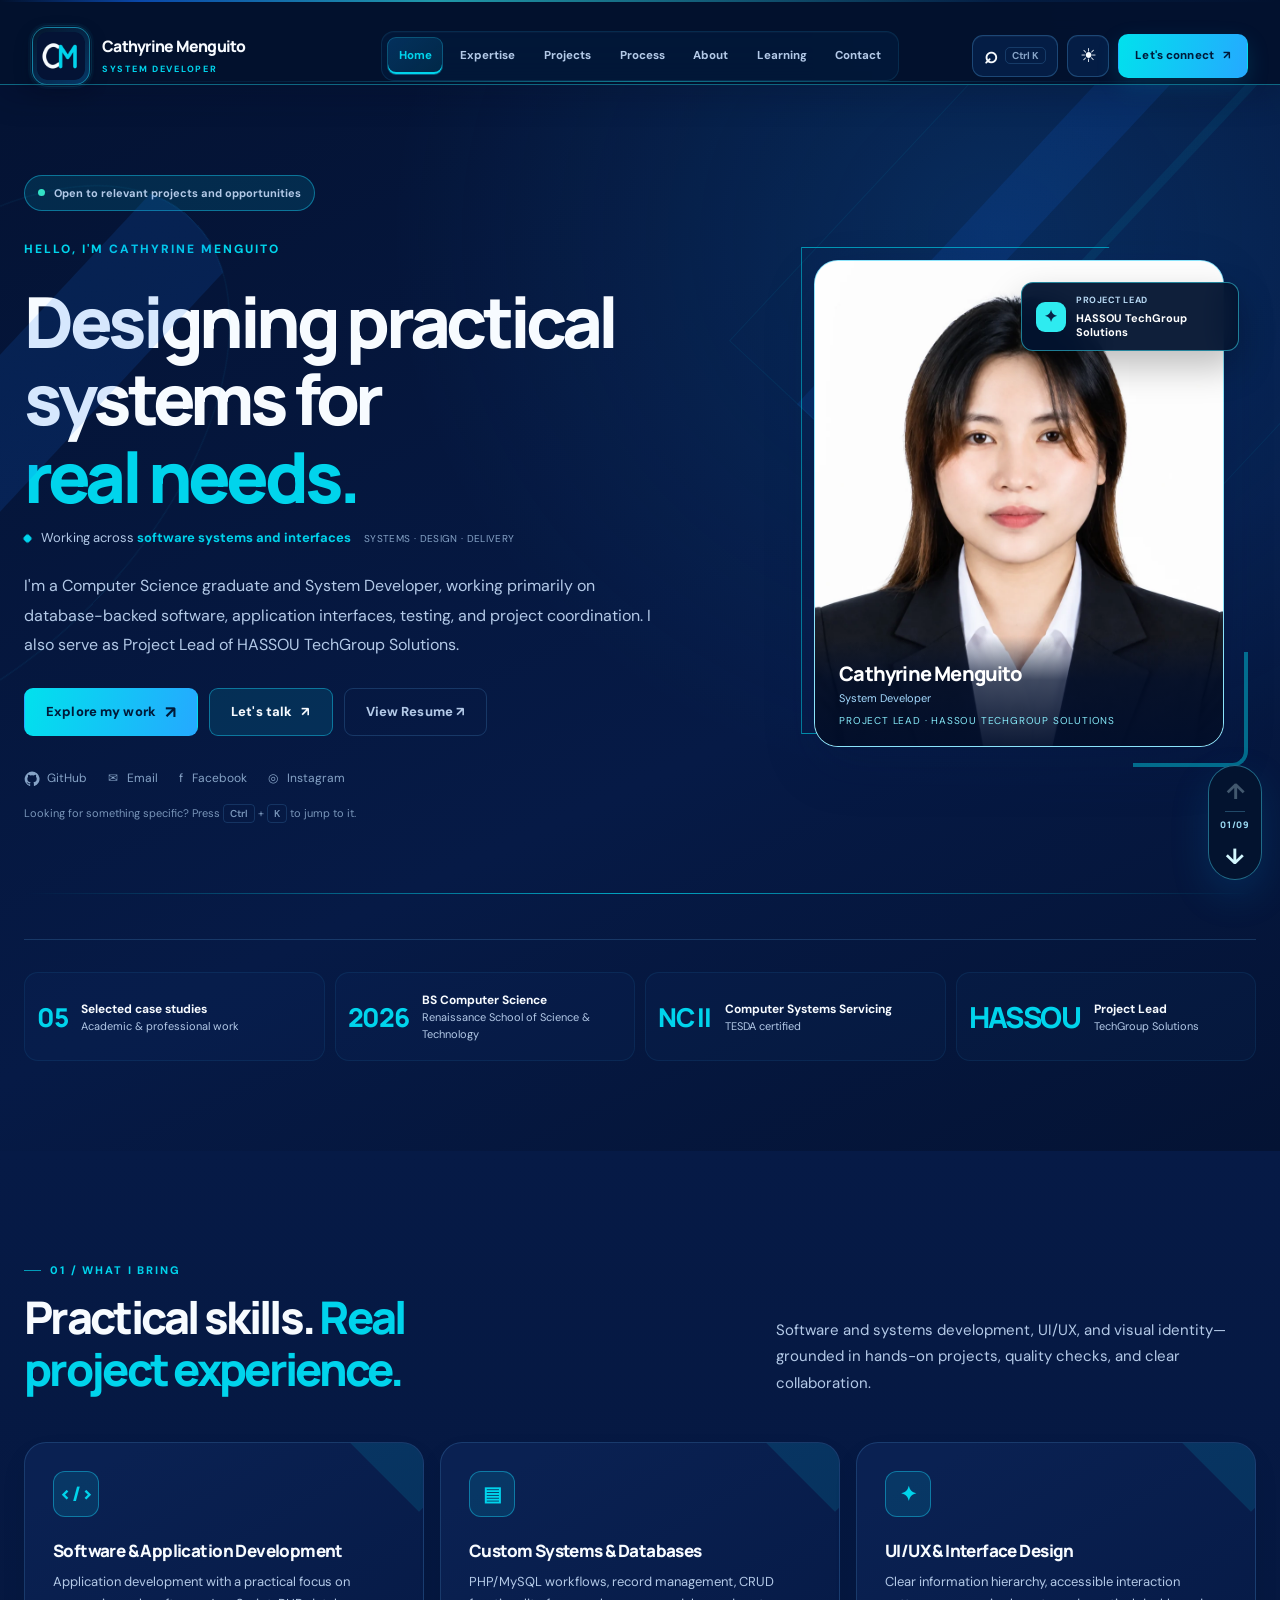
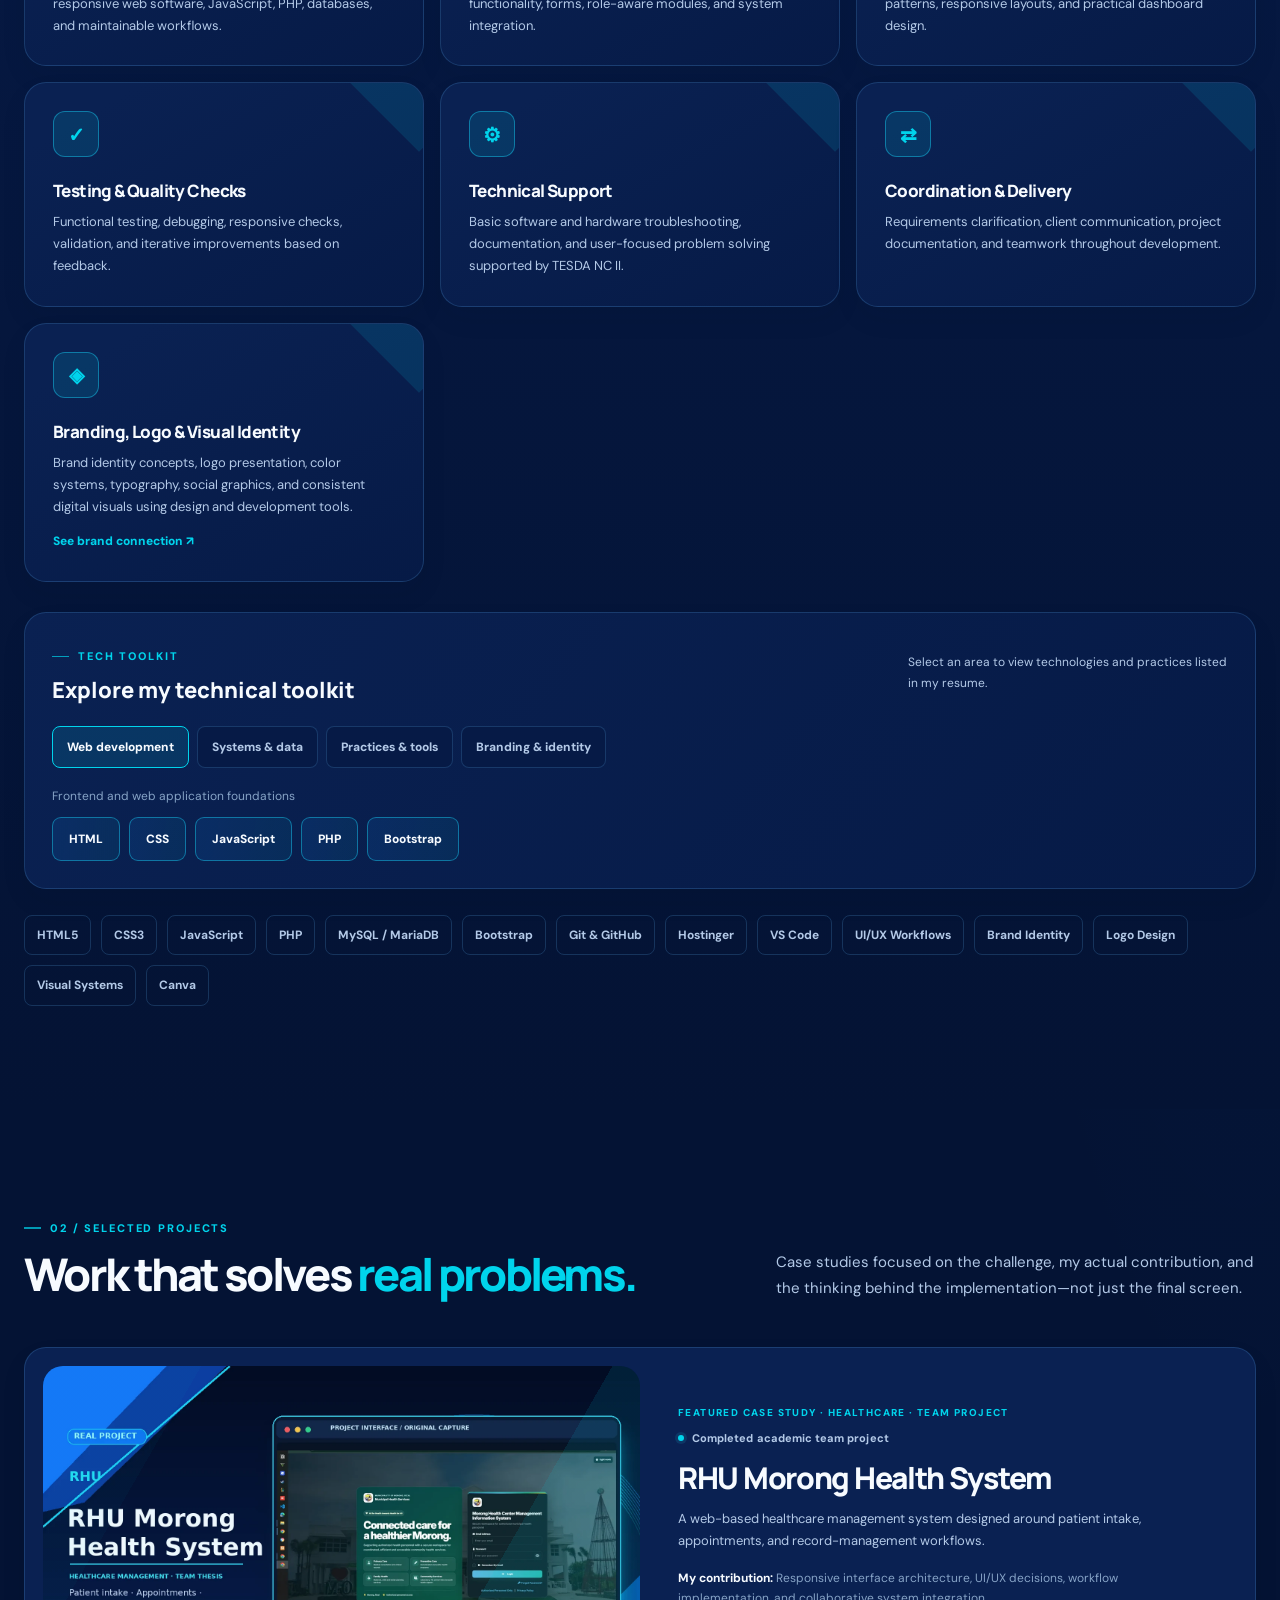
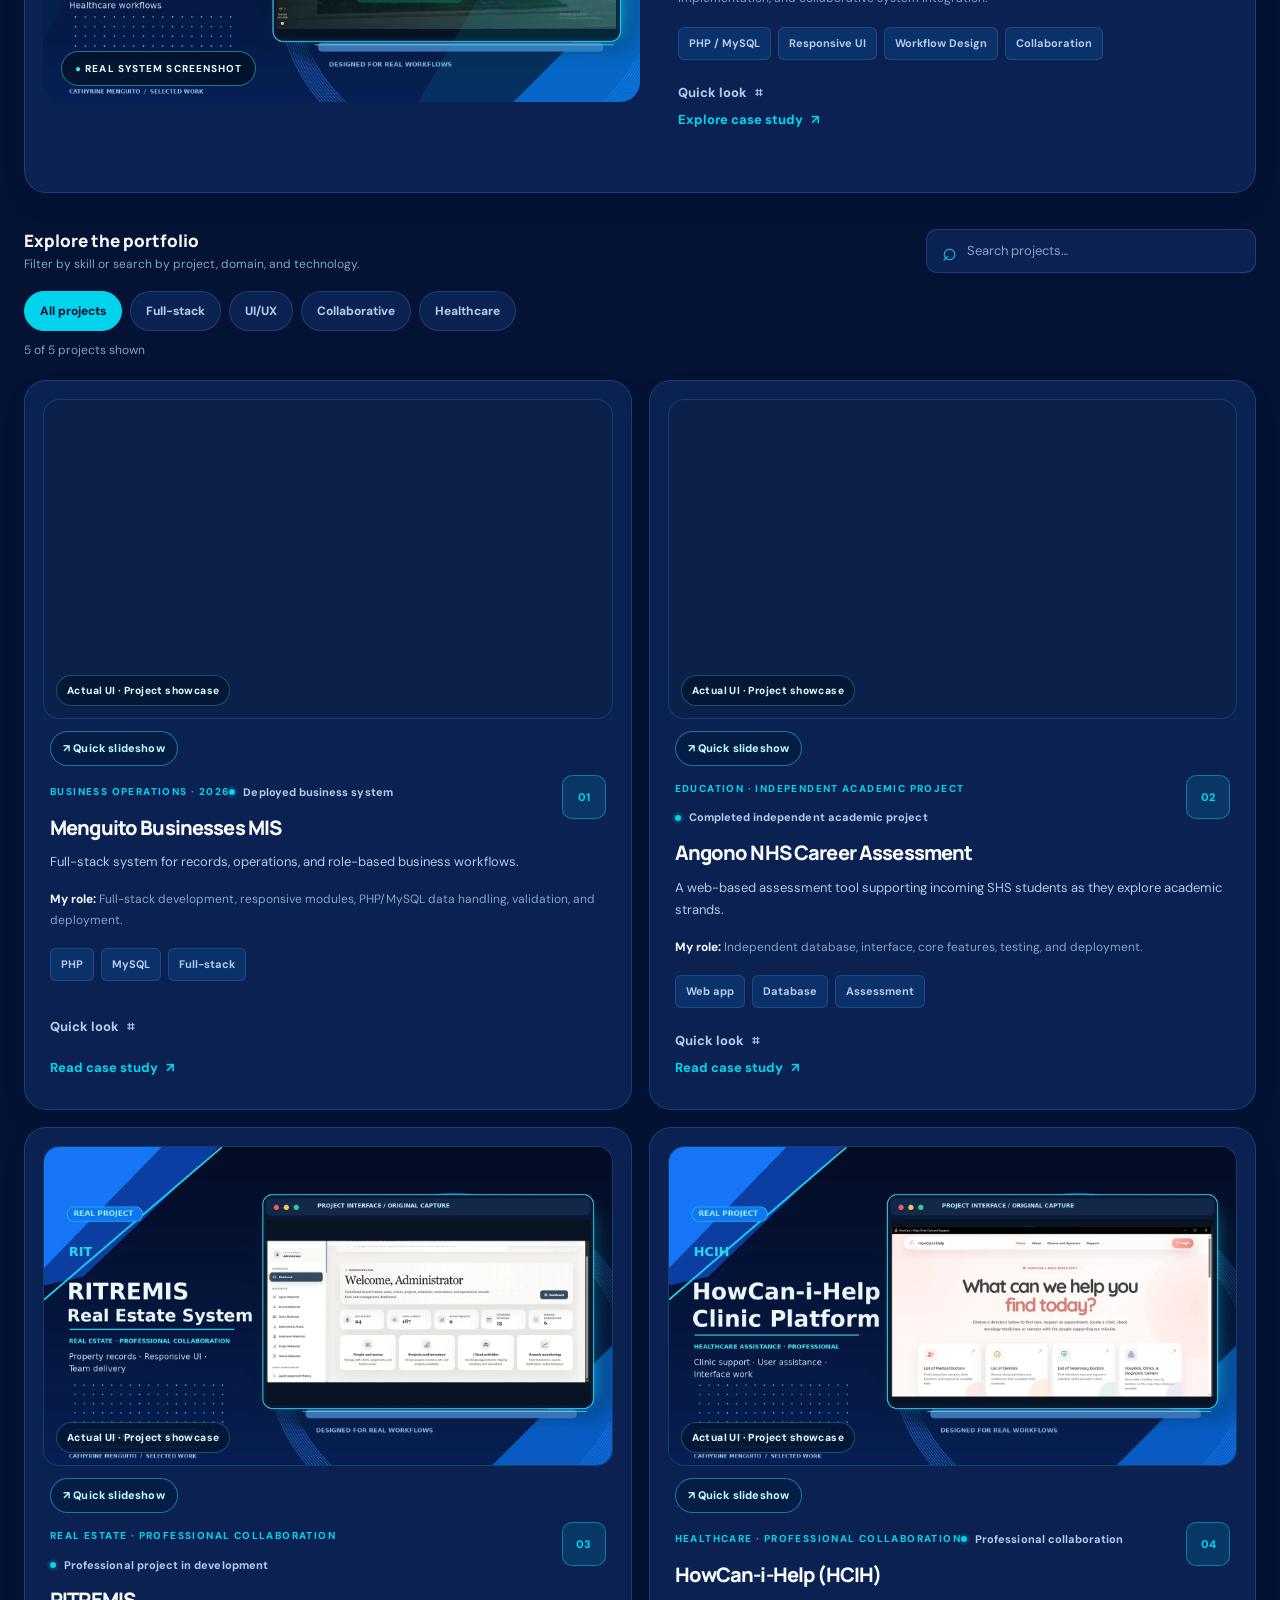
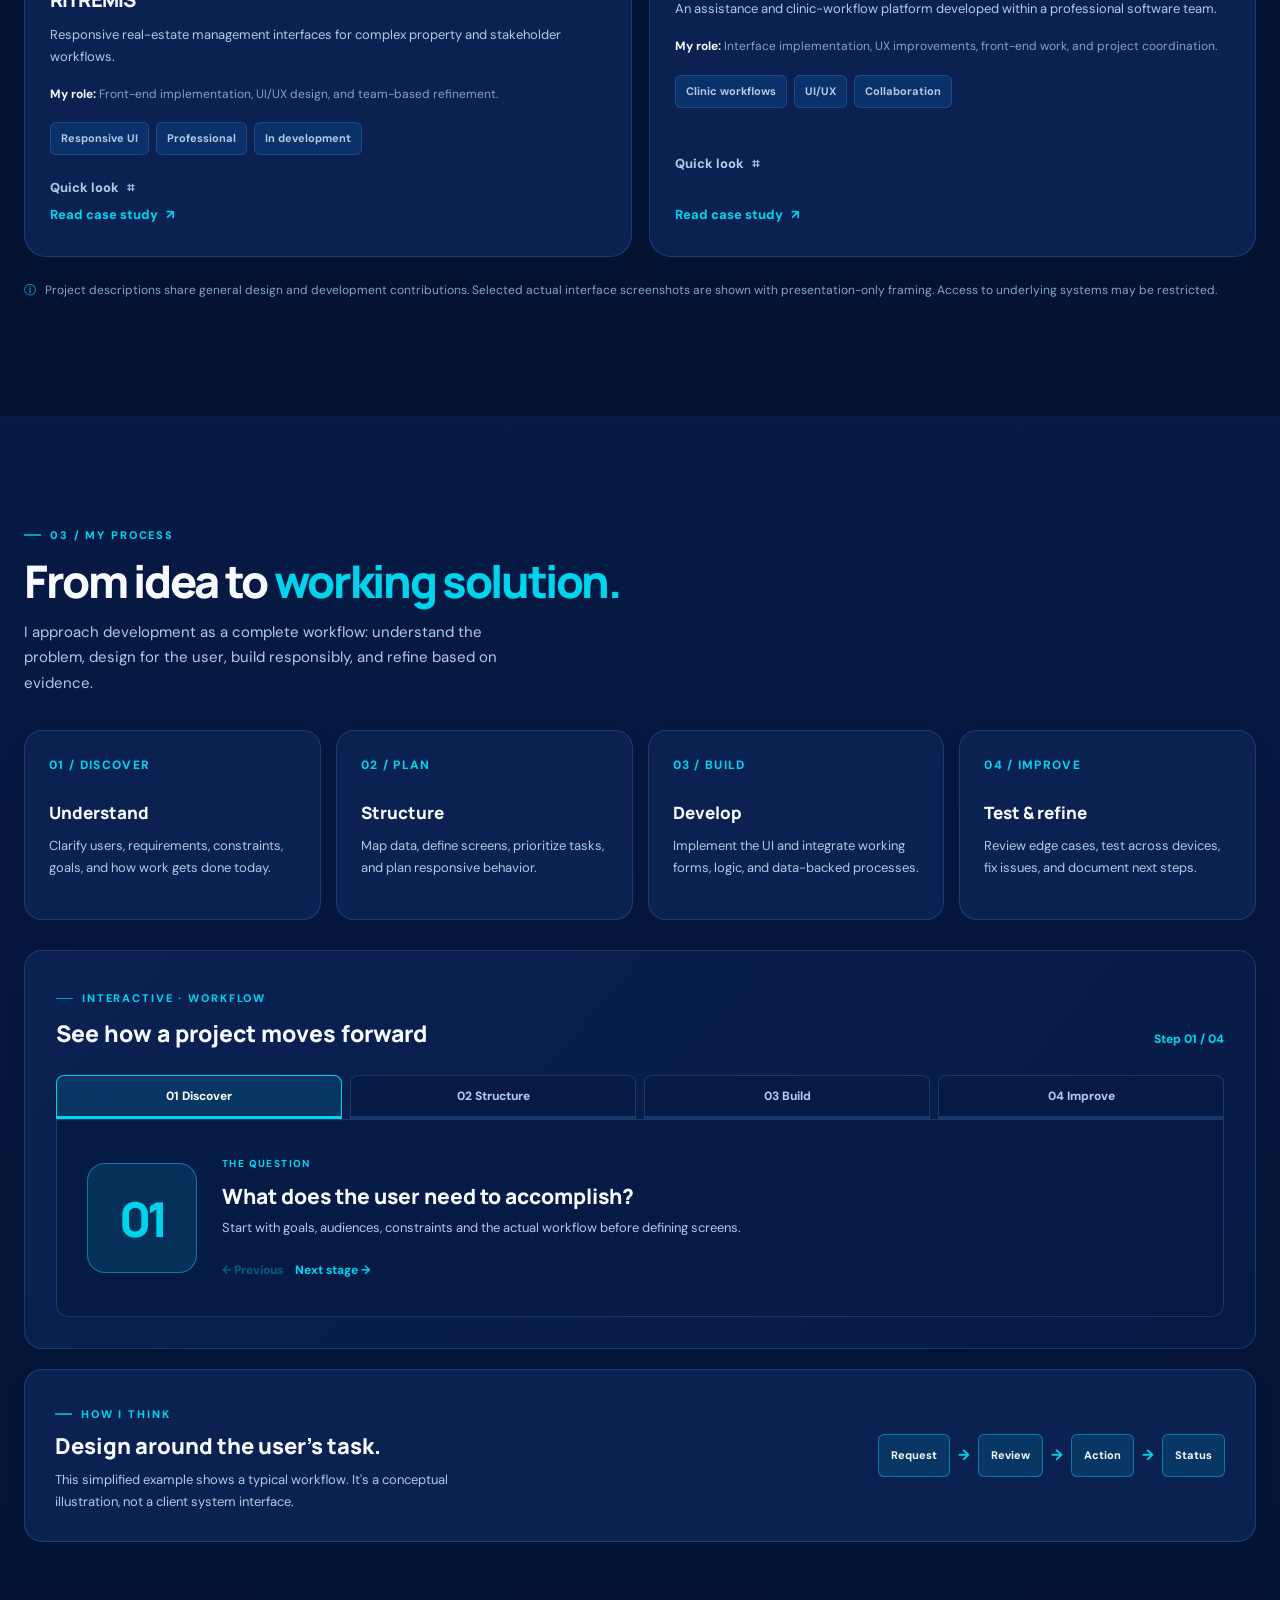
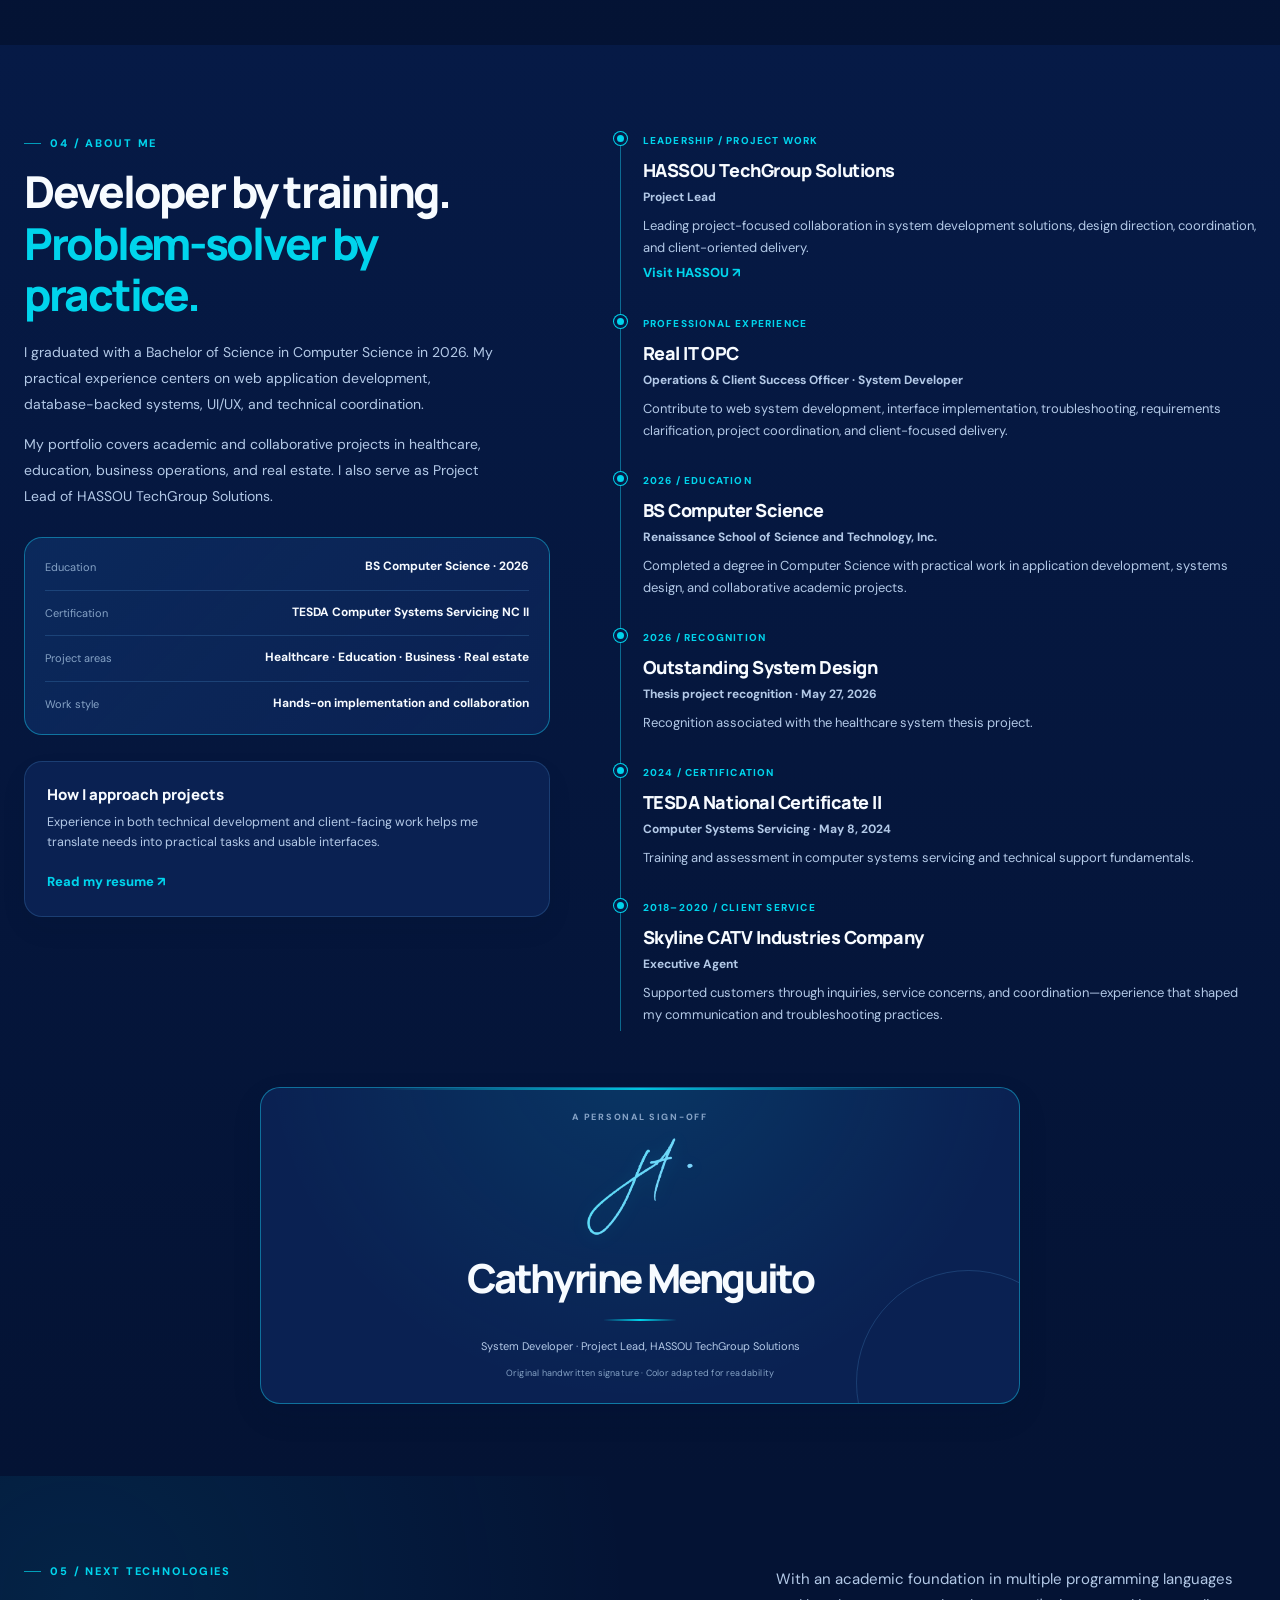
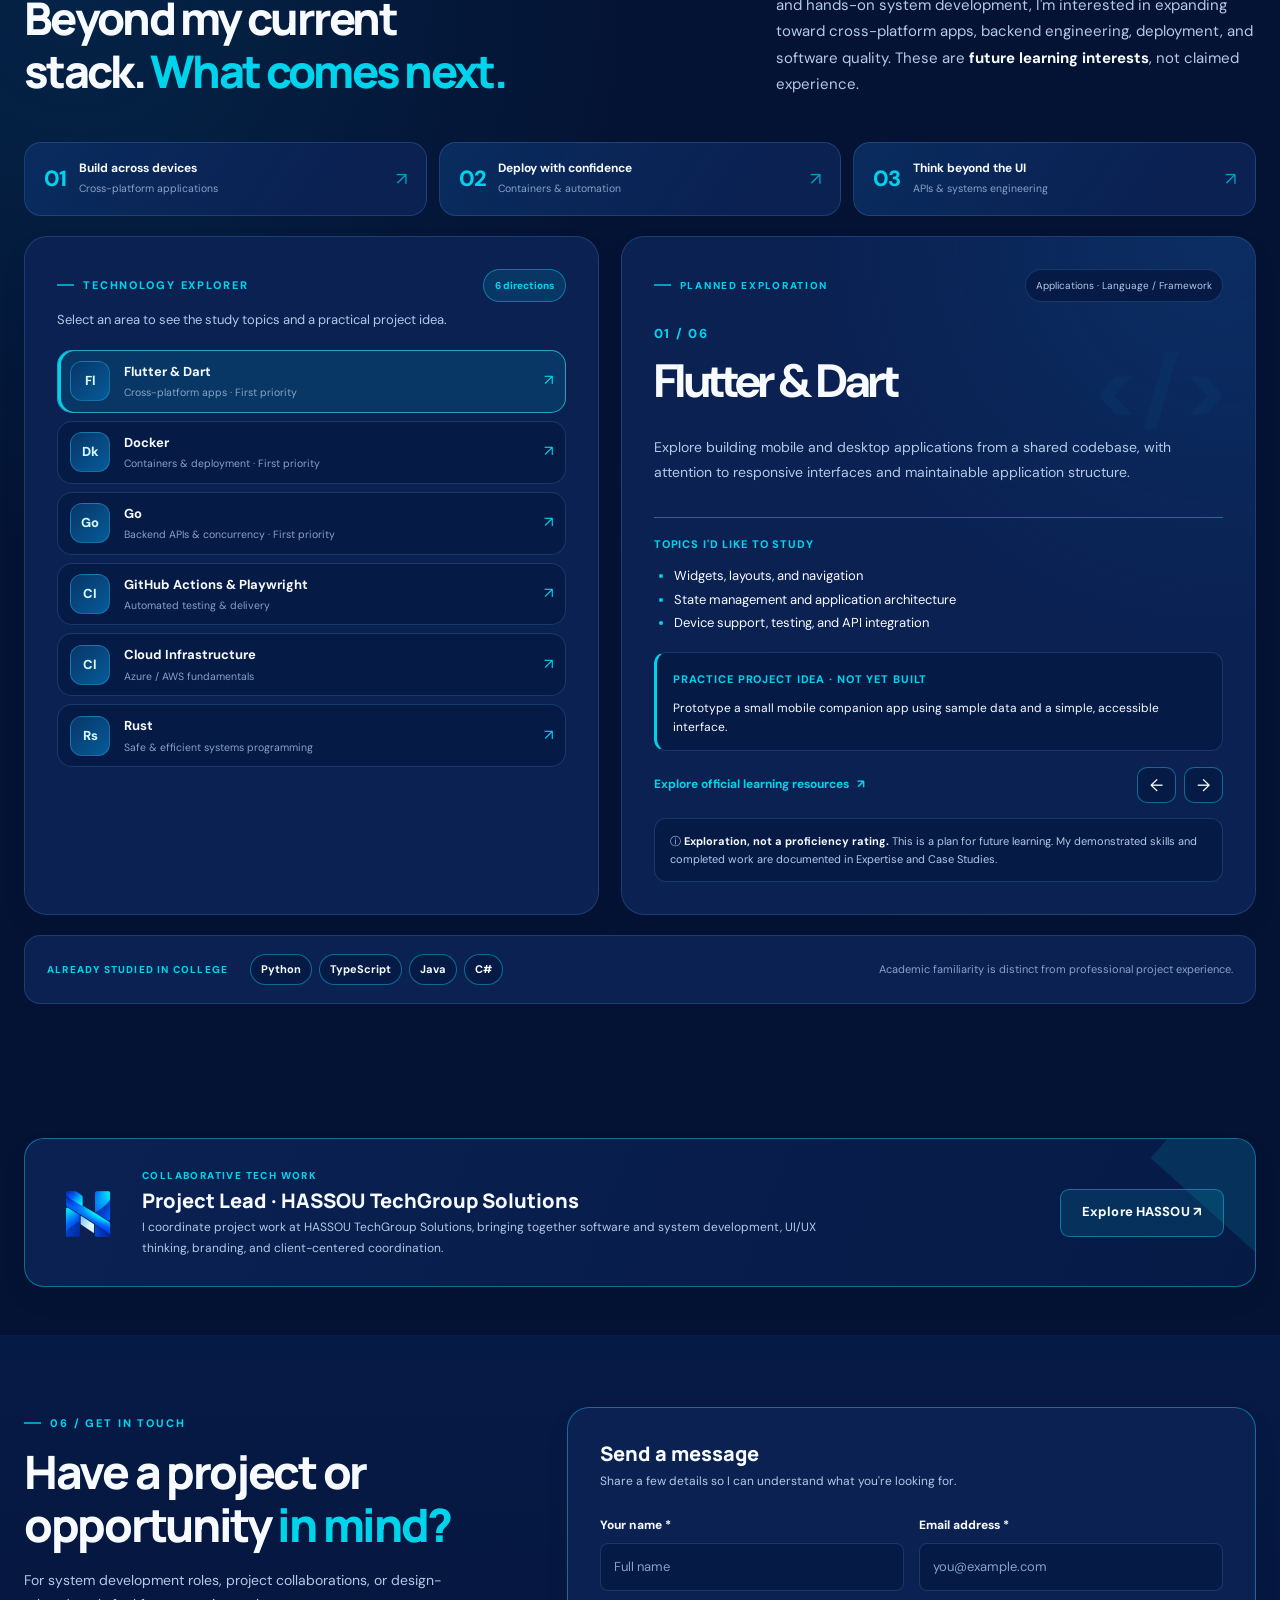
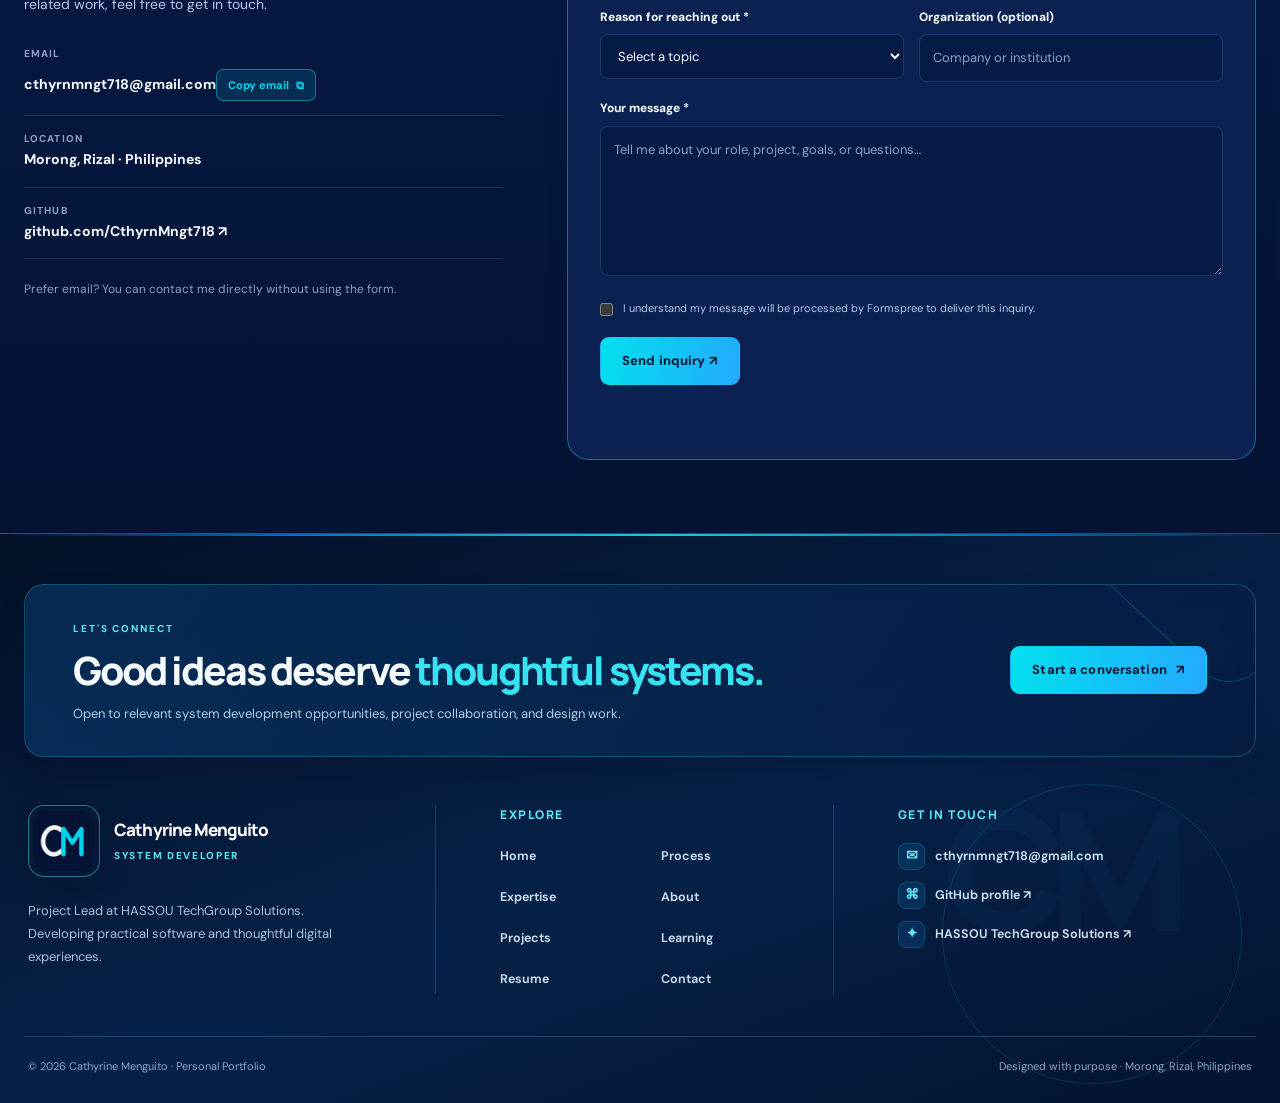
<file: index.html>
<!DOCTYPE html>

<html data-theme="dark" lang="en"><head><meta charset="utf-8"/><meta content="width=device-width,initial-scale=1" name="viewport"/><meta content="#041334" name="theme-color"/><meta content="Cathyrine Menguito — System Developer and Project Lead at HASSOU TechGroup Solutions. Explore five real academic and professional system case studies, technical skills and experience." name="description"/><meta content="Cathyrine Menguito" name="author"/><meta content="website" property="og:type"/><meta content="Cathyrine Menguito | System Developer" property="og:title"/><meta content="System Developer · Project Lead at HASSOU TechGroup Solutions. Five real project case studies across healthcare, education, business and real estate." property="og:description"/><meta content="https://cthyrnmngt718.github.io/" property="og:url"/><meta content="https://cthyrnmngt718.github.io/assets/images/social-preview.jpg?v=4" property="og:image"/><meta content="summary_large_image" name="twitter:card"/><link href="https://cthyrnmngt718.github.io/" rel="canonical"/><link href="/favicon.ico?v=phase1" rel="icon" sizes="any"/><link href="/favicon.svg?v=phase1" rel="icon" type="image/svg+xml"/><title>Cathyrine Menguito | System Developer · Portfolio</title><link href="/favicon-96x96.png?v=phase1" rel="icon" sizes="96x96" type="image/png"/><link href="/apple-touch-icon.png?v=phase1" rel="apple-touch-icon" sizes="180x180"/><link href="/site.webmanifest" rel="manifest"/><meta content="1200" property="og:image:width"/><meta content="630" property="og:image:height"/><meta content="image/jpeg" property="og:image:type"/><meta content="Cathyrine Menguito — System Developer and Project Lead, HASSOU TechGroup Solutions" property="og:image:alt"/><meta content="https://cthyrnmngt718.github.io/assets/images/social-preview.jpg?v=4" name="twitter:image"/><style id="portfolio-emergency-fallback">
/* Emergency presentation fallback. The full portfolio styling is in assets/css/portfolio.css. */
:root{color-scheme:dark}html[data-theme="light"]{color-scheme:light}
*,*::before,*::after{box-sizing:border-box}
body{margin:0;background:#041334;color:#f7fbff;font:400 15px/1.65 system-ui,-apple-system,"Segoe UI",sans-serif;overflow-x:hidden}
html[data-theme="light"] body{background:#f3f8ff;color:#082147}
a{color:inherit;text-decoration:none}button,input,select,textarea{font:inherit}
img,svg{max-width:100%;height:auto}button{cursor:pointer}
.wrap{width:min(1180px,calc(100% - 40px));margin-inline:auto}
.site-header{position:sticky;top:0;z-index:50;background:#061a40;border-bottom:1px solid #22618b}
html[data-theme="light"] .site-header{background:#edf5ff}
.header-inner{display:flex;flex-wrap:wrap;align-items:center;justify-content:space-between;gap:18px;padding-block:14px}
.brand-wordmark,.nav-center-logo{display:inline-flex;align-items:center}.brand-copy{font-weight:800;font-size:13px}.brand-copy small{display:block;font-size:9px;letter-spacing:.15em;text-transform:uppercase}
.nav-center-logo{width:48px;flex:none}.nav-center-logo img{width:100%;height:auto}
.nav-links{display:flex;flex-wrap:wrap;align-items:center;gap:14px;list-style:none;margin:0;padding:0}
.nav-links a{font-size:12px;font-weight:700}
.nav-actions{display:flex;align-items:center;gap:10px}
.btn,.command-btn,.theme-btn,.menu-btn{border:1px solid #1687b7;border-radius:8px;padding:10px 13px;background:transparent;color:inherit;display:inline-flex;align-items:center;justify-content:center;gap:8px}
.btn-primary{background:#15c4e8;color:#041334;border-color:#15c4e8;font-weight:800}.menu-btn{display:none}
.hero{padding:64px 0 72px}.hero-grid{display:grid;grid-template-columns:minmax(0,1.1fr) minmax(0,.9fr);align-items:center;gap:50px}
.hero h1{font-weight:800;font-size:clamp(32px,5vw,70px);line-height:1.12;letter-spacing:-.04em;margin:16px 0}
.hero h1 .line{display:block}.accent{color:#18d2e8}.hero-desc{max-width:640px}.hero-actions{display:flex;flex-wrap:wrap;gap:12px;margin-top:24px}
.portrait-wrap,.portrait-card{max-width:100%;min-width:0}.portrait-card{position:relative;overflow:hidden;border-radius:20px;border:1px solid #158db5}.portrait-card>img{width:100%;display:block;height:auto}
.portrait-caption{position:absolute;bottom:0;left:0;right:0;padding:20px;background:linear-gradient(transparent,#041334dd);color:#fff}
.section{padding:70px 0}.section h2{font-size:clamp(26px,3vw,42px);line-height:1.22}.panel,.project-card{border:1px solid #1a6e9f;border-radius:16px;padding:18px}
.expertise-grid,.projects-grid,.project-grid{display:grid;grid-template-columns:repeat(auto-fit,minmax(250px,1fr));gap:16px}
.footer{padding:40px 0;background:#051532;color:#eef7ff}.footer img{max-width:100%}
@media(max-width:850px){.hero-grid{grid-template-columns:1fr}.header-inner{justify-content:center}.nav-links{justify-content:center}.nav-actions{justify-content:center}.hero{padding:40px 0}.menu-btn{display:inline-flex}}
@media(prefers-reduced-motion:reduce){html{scroll-behavior:auto}*,*::before,*::after{animation:none!important;transition:none!important}}
</style><link href="/assets/css/portfolio.css?v=brand-v2-20261101" rel="stylesheet"/></head><body><a class="skip-link" href="#main">Skip to content</a><header class="site-header brand-v2" data-portfolio-header="true" id="topbar">
<div aria-hidden="true" class="brand-v2-glint"></div>
<div class="header-inner brand-v2-inner">
<a aria-label="Cathyrine Menguito — home" class="brand-wordmark brand-v2-identity" href="/" title="Cathyrine Menguito — Portfolio">
<span class="brand-v2-mark"><img alt="" height="54" src="/assets/images/cm-monogram.webp?v=phase1" width="54"/></span>
<span class="brand-copy"><strong>Cathyrine Menguito</strong><small>System Developer</small></span>
</a>
<nav aria-label="Main navigation" class="brand-v2-navigation" id="sitePrimaryNav"><ul class="nav-links" id="primaryNav">
<li><a href="/#home">Home</a></li><li><a href="/#expertise">Expertise</a></li>
<li><a href="/#work">Projects</a></li><li><a href="/#approach">Process</a></li>
<li><a href="/#about">About</a></li><li><a href="/#learning">Learning</a></li><li><a href="/#contact">Contact</a></li>
</ul></nav>
<div class="nav-actions brand-v2-actions">
<button aria-controls="commandDialog" aria-haspopup="dialog" aria-label="Search this portfolio" class="command-btn" id="openCommand" title="Search portfolio (Ctrl+K)" type="button"><span aria-hidden="true">⌕</span><small>Ctrl K</small></button>
<button aria-label="Switch color theme" class="theme-btn" id="themeButton" type="button">☀</button>
<a class="btn btn-primary header-cta" href="/#contact">Let's connect <span aria-hidden="true">↗</span></a>
<button aria-controls="primaryNav" aria-expanded="false" aria-label="Open navigation" class="menu-btn" id="menuButton" type="button">☰</button>
</div>
</div><div aria-hidden="true" class="reading-progress" id="readingProgress"></div>
</header><main id="main"><section class="hero" id="home"><div class="wrap"><div class="hero-grid"><div><div class="availability"><span aria-hidden="true" class="status-dot"></span> Open to relevant projects and opportunities</div><p class="hero-byline">Hello, I'm Cathyrine Menguito</p><h1><span class="line">Designing practical</span><span class="line">systems for</span><span class="line accent">real needs.</span></h1><p aria-label="Focus areas" class="hero-dynamic"><span aria-hidden="true" class="pulse-square"></span><span>Working across <strong id="dynamicRole">software systems and interfaces</strong></span><span class="hero-dynamic-tip">Systems · Design · Delivery</span></p><p class="hero-desc">I'm a Computer Science graduate and System Developer, working primarily on database-backed software, application interfaces, testing, and project coordination. I also serve as Project Lead of HASSOU TechGroup Solutions.</p><div class="hero-actions"><a class="btn btn-primary" href="#work">Explore my work <span aria-hidden="true" class="icon-arrow">↗</span></a><a class="btn btn-secondary" href="#contact">Let's talk <span aria-hidden="true">↗</span></a><a class="btn btn-subtle" href="/assets/docs/Final-Resume-Cathyrine-Menguito.pdf" rel="noopener" target="_blank">View Resume ↗</a></div><div class="hero-socials"><a href="https://github.com/CthyrnMngt718" rel="noopener noreferrer" target="_blank"><svg aria-hidden="true" fill="currentColor" viewbox="0 0 24 24"><path d="M12 .9A11.1 11.1 0 0 0 8.49 22.5c.55.1.75-.24.75-.53v-2.05c-3.06.67-3.71-1.3-3.71-1.3-.5-1.27-1.22-1.61-1.22-1.61-1-.68.08-.67.08-.67 1.11.08 1.7 1.14 1.7 1.14.98 1.68 2.56 1.2 3.19.91.1-.71.39-1.2.7-1.48-2.44-.28-5.01-1.22-5.01-5.43 0-1.2.43-2.18 1.14-2.95-.11-.28-.49-1.4.11-2.9 0 0 .93-.3 3.05 1.13a10.6 10.6 0 0 1 5.55 0c2.12-1.43 3.04-1.13 3.04-1.13.61 1.5.23 2.62.12 2.9.71.77 1.13 1.75 1.13 2.95 0 4.22-2.57 5.15-5.02 5.43.4.35.75 1.03.75 2.07v3.08c0 .29.2.63.76.52A11.1 11.1 0 0 0 12 .9Z"></path></svg> GitHub</a><a href="mailto:cthyrnmngt718@gmail.com">✉   Email</a><a href="https://www.facebook.com/cathyrine.menguito" rel="noopener noreferrer" target="_blank">f   Facebook</a><a href="https://www.instagram.com/itsme_cthymngt/" rel="noopener noreferrer" target="_blank">◎   Instagram</a></div><p class="hero-shortcut">Looking for something specific? Press <kbd>Ctrl</kbd> + <kbd>K</kbd> to jump to it.</p></div><div class="portrait-wrap" data-reveal="right"><div class="portrait-card"><img alt="Professional portrait of Cathyrine Menguito wearing a dark blazer" fetchpriority="high" height="1100" src="/assets/images/cathyrine-professional.webp" width="1100"/><div class="portrait-caption"><strong>Cathyrine Menguito</strong><span>System Developer</span><small>Project Lead · HASSOU TechGroup Solutions</small></div></div><div class="floating-note"><b>BASED IN</b>Morong, Rizal<br/>Philippines</div><div class="portrait-role-chip" data-reveal="up"><span aria-hidden="true" class="role-chip-icon">✦</span><span>PROJECT LEAD <strong>HASSOU TechGroup Solutions</strong></span></div></div></div><div aria-hidden="true" class="hero-rule"></div><div aria-label="Professional highlights" class="quick-proof"><article><div class="stat">05</div><p><strong>Selected case studies</strong>Academic &amp; professional work</p></article><article><div class="stat">2026</div><p><strong>BS Computer Science</strong>Renaissance School of Science &amp; Technology</p></article><article><div class="stat">NC II</div><p><strong>Computer Systems Servicing</strong>TESDA certified</p></article><article><div class="stat">HASSOU</div><p><strong>Project Lead</strong>TechGroup Solutions</p></article></div></div></section>
<section class="section alt" id="expertise"><div class="wrap"><div class="section-top" data-reveal="up"><div><span class="eyebrow">01 / What I bring</span><h2>Practical skills. <span class="accent">Real project experience.</span></h2></div><p>Software and systems development, UI/UX, and visual identity—grounded in hands-on projects, quality checks, and clear collaboration.</p></div><div class="expertise-grid">
<article class="expert-card panel interactive-surface" data-reveal="up"><span class="expert-icon">&lt;/&gt;</span><h3>Software &amp; Application Development</h3><p>Application development with a practical focus on responsive web software, JavaScript, PHP, databases, and maintainable workflows.</p></article>
<article class="expert-card panel interactive-surface" data-reveal="up"><span class="expert-icon">▤</span><h3>Custom Systems &amp; Databases</h3><p>PHP/MySQL workflows, record management, CRUD functionality, forms, role-aware modules, and system integration.</p></article>
<article class="expert-card panel interactive-surface" data-reveal="up"><span class="expert-icon">✦</span><h3>UI/UX &amp; Interface Design</h3><p>Clear information hierarchy, accessible interaction patterns, responsive layouts, and practical dashboard design.</p></article>
<article class="expert-card panel interactive-surface" data-reveal="up"><span class="expert-icon">✓</span><h3>Testing &amp; Quality Checks</h3><p>Functional testing, debugging, responsive checks, validation, and iterative improvements based on feedback.</p></article>
<article class="expert-card panel interactive-surface" data-reveal="up"><span class="expert-icon">⚙</span><h3>Technical Support</h3><p>Basic software and hardware troubleshooting, documentation, and user-focused problem solving supported by TESDA NC II.</p></article>
<article class="expert-card panel interactive-surface" data-reveal="up"><span class="expert-icon">⇄</span><h3>Coordination &amp; Delivery</h3><p>Requirements clarification, client communication, project documentation, and teamwork throughout development.</p></article>
<article class="expert-card panel interactive-surface brand-expertise" data-reveal="up"><span aria-hidden="true" class="expert-icon">◈</span><h3>Branding, Logo &amp; Visual Identity</h3><p>Brand identity concepts, logo presentation, color systems, typography, social graphics, and consistent digital visuals using design and development tools.</p><a class="expert-mini-link" href="/#collaboration">See brand connection ↗</a></article></div><div class="skill-explorer panel"><div class="skill-explorer-head"><div><span class="eyebrow">TECH TOOLKIT</span><h3>Explore my technical toolkit</h3></div><p>Select an area to view technologies and practices listed in my resume.</p></div><div aria-label="Technical skill groups" class="skill-tabs" role="tablist"><button aria-controls="skillDisplay" aria-selected="true" data-skill="web" id="skillTab0" role="tab" tabindex="0" type="button">Web development</button><button aria-controls="skillDisplay" aria-selected="false" data-skill="data" id="skillTab1" role="tab" tabindex="-1" type="button">Systems &amp; data</button><button aria-controls="skillDisplay" aria-selected="false" data-skill="practice" id="skillTab2" role="tab" tabindex="-1" type="button">Practices &amp; tools</button><button aria-controls="skillDisplay" aria-selected="false" data-skill="brand" id="skillTab3" role="tab" tabindex="-1" type="button">Branding &amp; identity</button></div><div aria-labelledby="skillTab0" id="skillDisplay" role="tabpanel" tabindex="0"><span class="skill-caption">Frontend and web application foundations</span><div class="skill-pills" id="skillPills"><span>HTML</span><span>CSS</span><span>JavaScript</span><span>PHP</span><span>Bootstrap</span></div></div></div><div aria-label="Technologies and platforms" class="skills-strip"><span>HTML5</span><span>CSS3</span><span>JavaScript</span><span>PHP</span><span>MySQL / MariaDB</span><span>Bootstrap</span><span>Git &amp; GitHub</span><span>Hostinger</span><span>VS Code</span><span>UI/UX Workflows</span><span>Brand Identity</span><span>Logo Design</span><span>Visual Systems</span><span>Canva</span></div></div></section>
<section class="section" id="work"><div class="wrap"><div class="section-top" data-reveal="up"><div><span class="eyebrow">02 / Selected projects</span><h2>Work that solves <span class="accent">real problems.</span></h2></div><p>Case studies focused on the challenge, my actual contribution, and the thinking behind the implementation—not just the final screen.</p></div>
<article class="work-lead panel interactive-surface" data-categories="uiux team healthcare" data-project="rhu-morong" data-search="rhu morong health system healthcare hospital patient appointments php mysql thesis responsive interface academic collaboration"><div class="project-visual actual-visual" data-reveal="up"><img alt="RHU Morong Health System showcase featuring its actual sign-in screen" height="900" loading="lazy" src="/assets/images/projects/rhu-morong/showcase.webp" width="1600"/><span class="actual-stamp"><span aria-hidden="true">●</span> REAL SYSTEM SCREENSHOT</span></div><div class="project-copy" data-reveal="up"><span class="project-meta">Featured case study · Healthcare · Team project</span><span class="project-status">Completed academic team project</span><h3>RHU Morong Health System</h3><p>A web-based healthcare management system designed around patient intake, appointments, and record-management workflows.</p><div class="project-role"><strong>My contribution:</strong> Responsive interface architecture, UI/UX decisions, workflow implementation, and collaborative system integration.</div><ul class="tag-list"><li>PHP / MySQL</li><li>Responsive UI</li><li>Workflow Design</li><li>Collaboration</li></ul><button aria-haspopup="dialog" class="text-link quick-view" data-quick="rhu-morong" type="button">Quick look <span aria-hidden="true">⌗</span></button><a class="text-link" href="/work/rhu-morong/">Explore case study <span aria-hidden="true">↗</span></a></div></article>
<div class="project-tools"><div class="project-tools-copy"><strong>Explore the portfolio</strong><span>Filter by skill or search by project, domain, and technology.</span></div><label class="search-project"><span aria-hidden="true">⌕</span><span class="visually-hidden">Search portfolio projects</span><input aria-controls="projectsList" aria-describedby="projectResult" autocomplete="off" id="projectSearch" placeholder="Search projects…" type="search"/></label></div><div aria-label="Filter projects" class="filter-row" role="group"><button aria-pressed="true" class="filter" data-filter="all" type="button">All projects</button><button aria-pressed="false" class="filter" data-filter="fullstack" type="button">Full-stack</button><button aria-pressed="false" class="filter" data-filter="uiux" type="button">UI/UX</button><button aria-pressed="false" class="filter" data-filter="team" type="button">Collaborative</button><button aria-pressed="false" class="filter" data-filter="healthcare" type="button">Healthcare</button></div><p aria-live="polite" class="filter-results" id="projectResult" role="status">5 projects available</p><div class="projects-grid" id="projectsList">
<article class="project-card panel interactive-surface" data-categories="fullstack uiux" data-project="mbmis" data-reveal="up" data-search="menguito businesses mis a full-stack management information system built to bring menguito businesses operations, records, services, assets, collections, financial information, and role-based workspaces into one secure web platform. full-stack application development covering interfaces, php/mysql operations, role-aware access, system modules, testing, and deployment. full-stack php mysql bootstrap business operations · full-stack"><a aria-label="View Menguito Businesses case study" class="card-cover" href="/work/mbmis/" title="Open full case study with original system screenshots"><img alt="Showcase with an actual Menguito Businesses interface screenshot" decoding="async" height="900" loading="lazy" src="/assets/images/projects/mbmis/showcase.webp" width="1600"/><span class="image-proof">Actual UI · Project showcase</span></a><button aria-haspopup="dialog" aria-label="Quick slideshow of actual screenshots for mbmis" class="project-image-quick" data-quick="mbmis" type="button">↗ Quick slideshow</button><div class="top"><div><span class="project-meta">Business operations · 2026</span><span class="project-status">Deployed business system</span><h3>Menguito Businesses MIS</h3></div><span aria-hidden="true" class="number">01</span></div><p>Full-stack system for records, operations, and role-based business workflows.</p><div class="project-role"><strong>My role:</strong> Full-stack development, responsive modules, PHP/MySQL data handling, validation, and deployment.</div><ul class="tag-list"><li>PHP</li><li>MySQL</li><li>Full-stack</li></ul><button aria-haspopup="dialog" class="text-link quick-view" data-quick="mbmis" type="button">Quick look <span aria-hidden="true">⌗</span></button><a class="text-link" href="/work/mbmis/">Read case study <span aria-hidden="true">↗</span></a></article><article class="project-card panel interactive-surface" data-categories="fullstack uiux" data-project="angono-career-assessment" data-reveal="up" data-search="angono nhs career assessment a web-based career guidance tool for incoming senior high school students to explore suitable shs strands using interests, skills, and academic inclinations. independent database, front-end, system features, and deployment work across the project lifecycle. full-stack education assessment ux education · independent academic project"><a aria-label="View Angono NHS case study" class="card-cover" href="/work/angono-career-assessment/" title="Open full case study with original system screenshots"><img alt="Showcase with an actual Angono NHS interface screenshot" decoding="async" height="900" loading="lazy" src="/assets/images/projects/angono-career-assessment/showcase.webp" width="1600"/><span class="image-proof">Actual UI · Project showcase</span></a><button aria-haspopup="dialog" aria-label="Quick slideshow of actual screenshots for angono-career-assessment" class="project-image-quick" data-quick="angono-career-assessment" type="button">↗ Quick slideshow</button><div class="top"><div><span class="project-meta">Education · Independent academic project</span><span class="project-status">Completed independent academic project</span><h3>Angono NHS Career Assessment</h3></div><span aria-hidden="true" class="number">02</span></div><p>A web-based assessment tool supporting incoming SHS students as they explore academic strands.</p><div class="project-role"><strong>My role:</strong> Independent database, interface, core features, testing, and deployment.</div><ul class="tag-list"><li>Web app</li><li>Database</li><li>Assessment</li></ul><button aria-haspopup="dialog" class="text-link quick-view" data-quick="angono-career-assessment" type="button">Quick look <span aria-hidden="true">⌗</span></button><a class="text-link" href="/work/angono-career-assessment/">Read case study <span aria-hidden="true">↗</span></a></article><article class="project-card panel interactive-surface" data-categories="uiux team" data-project="ritremis" data-reveal="up" data-search="ritremis a real-estate management information platform designed to centralize property information and improve how stakeholders work with property-related data. front-end implementation, ui/ux and responsive interface design in collaboration with the development team. ui/ux responsive ui collaboration real estate · professional collaboration"><a aria-label="View RITREMIS case study" class="card-cover" href="/work/ritremis/" title="Open full case study with original system screenshots"><img alt="Showcase with an actual RITREMIS interface screenshot" decoding="async" height="900" loading="lazy" src="/assets/images/projects/ritremis/showcase.webp" width="1600"/><span class="image-proof">Actual UI · Project showcase</span></a><button aria-haspopup="dialog" aria-label="Quick slideshow of actual screenshots for ritremis" class="project-image-quick" data-quick="ritremis" type="button">↗ Quick slideshow</button><div class="top"><div><span class="project-meta">Real estate · Professional collaboration</span><span class="project-status">Professional project in development</span><h3>RITREMIS</h3></div><span aria-hidden="true" class="number">03</span></div><p>Responsive real-estate management interfaces for complex property and stakeholder workflows.</p><div class="project-role"><strong>My role:</strong> Front-end implementation, UI/UX design, and team-based refinement.</div><ul class="tag-list"><li>Responsive UI</li><li>Professional</li><li>In development</li></ul><button aria-haspopup="dialog" class="text-link quick-view" data-quick="ritremis" type="button">Quick look <span aria-hidden="true">⌗</span></button><a class="text-link" href="/work/ritremis/">Read case study <span aria-hidden="true">↗</span></a></article><article class="project-card panel interactive-surface" data-categories="uiux team healthcare" data-project="howcan-i-help" data-reveal="up" data-search="howcan-i-help a healthcare and assistance platform developed professionally at real it opc to support clinic workflows and connected user needs. interface implementation, user-experience improvements, front-end work, and project coordination. ui/ux front-end collaboration healthcare · professional collaboration"><a aria-label="View HowCan-i-Help case study" class="card-cover" href="/work/howcan-i-help/" title="Open full case study with original system screenshots"><img alt="Showcase with an actual HowCan-i-Help interface screenshot" decoding="async" height="900" loading="lazy" src="/assets/images/projects/howcan-i-help/showcase.webp" width="1600"/><span class="image-proof">Actual UI · Project showcase</span></a><button aria-haspopup="dialog" aria-label="Quick slideshow of actual screenshots for howcan-i-help" class="project-image-quick" data-quick="howcan-i-help" type="button">↗ Quick slideshow</button><div class="top"><div><span class="project-meta">Healthcare · Professional collaboration</span><span class="project-status">Professional collaboration</span><h3>HowCan-i-Help (HCIH)</h3></div><span aria-hidden="true" class="number">04</span></div><p>An assistance and clinic-workflow platform developed within a professional software team.</p><div class="project-role"><strong>My role:</strong> Interface implementation, UX improvements, front-end work, and project coordination.</div><ul class="tag-list"><li>Clinic workflows</li><li>UI/UX</li><li>Collaboration</li></ul><button aria-haspopup="dialog" class="text-link quick-view" data-quick="howcan-i-help" type="button">Quick look <span aria-hidden="true">⌗</span></button><a class="text-link" href="/work/howcan-i-help/">Read case study <span aria-hidden="true">↗</span></a></article></div><div class="project-empty panel" hidden="" id="projectEmpty"><strong>No projects match that search.</strong><p>Try another keyword or remove your filters.</p><button class="btn btn-secondary" id="resetProjects" type="button">Show all projects</button></div><p class="disclosure"><span aria-hidden="true">ⓘ</span> Project descriptions share general design and development contributions. Selected actual interface screenshots are shown with presentation-only framing. Access to underlying systems may be restricted.</p><dialog aria-labelledby="projectModalTitle" class="project-dialog" id="projectDialog"><div class="modal-top"><span class="eyebrow" id="projectModalCategory">PROJECT SNAPSHOT</span><button aria-label="Close project preview" class="dialog-close" data-close-dialog="" type="button">✕</button></div><div class="modal-visual modal-actual"><button aria-label="Expand current real project screenshot" class="project-slide-open" id="projectSlideOpen" type="button"><img alt="Actual project interface screenshot in branded showcase" height="900" id="projectModalImage" src="/assets/images/projects/rhu-morong/showcase.webp" width="1600"/><span aria-hidden="true" class="project-expand-hint">⤢ View full image</span></button></div><div class="modal-carousel-toolbar"><div class="modal-carousel-caption"><span id="projectSlideCounter">01 / 04</span><strong id="projectSlideCaption">Project showcase</strong></div><div class="modal-carousel-buttons"><button aria-label="Previous project screenshot" id="projectSlidePrev" type="button">←</button><button aria-label="Next project screenshot" id="projectSlideNext" type="button">→</button></div></div><div aria-label="Choose project screenshot" class="modal-carousel-thumbs" id="projectSlideThumbs" role="group"></div><h2 id="projectModalTitle">Project title</h2><p id="projectModalDescription"></p><div class="modal-role"><small>MY CONTRIBUTION</small><p id="projectModalRole"></p></div><div class="modal-tags" id="projectModalTags"></div><div class="modal-actions"><a class="btn btn-primary" href="#work" id="projectModalLink">Read full case study ↗</a><button class="btn btn-subtle" data-close-dialog="" type="button">Close</button></div><p class="modal-disclaimer">All screenshots come from the actual projects; the cover image adds branded presentation framing. Use ← → to browse; select an image to expand.</p></dialog><dialog aria-label="Enlarged project screenshot" class="project-lightbox" id="projectLightbox"><div class="project-lightbox-bar"><span id="projectLightboxCaption">Actual system screenshot</span><button aria-label="Close enlarged image" id="projectLightboxClose" type="button">✕ Close</button></div><img alt="Enlarged actual system screenshot" id="projectLightboxImage" src="/assets/images/projects/rhu-morong/screen-01.webp"/></dialog></div></section>
<section class="section alt" id="approach"><div class="wrap"><div class="section-head" data-reveal="up"><span class="eyebrow">03 / My process</span><h2>From idea to <span class="accent">working solution.</span></h2><p>I approach development as a complete workflow: understand the problem, design for the user, build responsibly, and refine based on evidence.</p></div><div class="approach-grid"><article class="approach-step panel" data-reveal="up"><span class="step-num">01 / DISCOVER</span><h3>Understand</h3><p>Clarify users, requirements, constraints, goals, and how work gets done today.</p></article><article class="approach-step panel" data-reveal="up"><span class="step-num">02 / PLAN</span><h3>Structure</h3><p>Map data, define screens, prioritize tasks, and plan responsive behavior.</p></article><article class="approach-step panel" data-reveal="up"><span class="step-num">03 / BUILD</span><h3>Develop</h3><p>Implement the UI and integrate working forms, logic, and data-backed processes.</p></article><article class="approach-step panel" data-reveal="up"><span class="step-num">04 / IMPROVE</span><h3>Test &amp; refine</h3><p>Review edge cases, test across devices, fix issues, and document next steps.</p></article></div><div aria-labelledby="processInteractiveTitle" class="process-interactive panel">
<div class="process-toolbar"><div><span class="eyebrow">INTERACTIVE · WORKFLOW</span><h3 id="processInteractiveTitle">See how a project moves forward</h3></div><span class="process-counter" id="processCounter">Step 01 / 04</span></div>
<div aria-label="Explore project stages" class="process-tabs" role="tablist"><button aria-controls="process-panel" aria-selected="true" class="process-tab" data-step="0" id="process-tab-0" role="tab" type="button">01 Discover</button><button aria-controls="process-panel" aria-selected="false" class="process-tab" data-step="1" id="process-tab-1" role="tab" tabindex="-1" type="button">02 Structure</button><button aria-controls="process-panel" aria-selected="false" class="process-tab" data-step="2" id="process-tab-2" role="tab" tabindex="-1" type="button">03 Build</button><button aria-controls="process-panel" aria-selected="false" class="process-tab" data-step="3" id="process-tab-3" role="tab" tabindex="-1" type="button">04 Improve</button></div>
<div aria-labelledby="process-tab-0" class="process-stage" id="process-panel" role="tabpanel" tabindex="0"><div aria-hidden="true" class="process-stage-badge">01</div><div><small id="processStageLabel">THE QUESTION</small><h4 id="processStageTitle">What does the user need to accomplish?</h4><p id="processStageDescription">Start with goals, audiences, constraints and the actual workflow before defining screens.</p><div class="process-stage-actions"><button class="process-next" disabled="" id="processPrevious" type="button">← Previous</button><button class="process-next" id="processNext" type="button">Next stage →</button></div></div></div></div><div class="workflow-demo panel"><div><span class="eyebrow">How I think</span><h3>Design around the user's task.</h3><p>This simplified example shows a typical workflow. It's a conceptual illustration, not a client system interface.</p></div><div aria-label="Example flow: request, review, action, status" class="workflow-nodes"><span>Request</span><b aria-hidden="true">→</b><span>Review</span><b aria-hidden="true">→</b><span>Action</span><b aria-hidden="true">→</b><span>Status</span></div></div></div></section>
<section class="section alt" id="about"><div class="wrap"><div class="about-layout" data-reveal="up"><div class="about-intro"><span class="eyebrow">04 / About me</span><h2 style="font:800 clamp(30px,4vw,44px)/1.17 Manrope,sans-serif;letter-spacing:-.052em;margin:13px 0 20px">Developer by training.<br/><span class="accent">Problem-solver by practice.</span></h2><p>I graduated with a Bachelor of Science in Computer Science in 2026. My practical experience centers on web application development, database-backed systems, UI/UX, and technical coordination.</p><p>My portfolio covers academic and collaborative projects in healthcare, education, business operations, and real estate. I also serve as Project Lead of HASSOU TechGroup Solutions.</p><div aria-label="Background at a glance" class="about-facts" data-reveal="up">
<div><span>Education</span><strong>BS Computer Science · 2026</strong></div>
<div><span>Certification</span><strong>TESDA Computer Systems Servicing NC II</strong></div>
<div><span>Project areas</span><strong>Healthcare · Education · Business · Real estate</strong></div>
<div><span>Work style</span><strong>Hands-on implementation and collaboration</strong></div>
</div><div class="about-card panel" data-reveal="up"><strong>How I approach projects</strong><small>Experience in both technical development and client-facing work helps me translate needs into practical tasks and usable interfaces.</small><a class="text-link" href="/assets/docs/Final-Resume-Cathyrine-Menguito.pdf" rel="noopener" target="_blank">Read my resume ↗</a></div></div><div aria-label="Professional experience and education" class="timeline"><article class="timeline-item timeline-lead" data-reveal="up"><small>LEADERSHIP / PROJECT WORK</small><h3>HASSOU TechGroup Solutions</h3><h4>Project Lead</h4><p>Leading project-focused collaboration in system development solutions, design direction, coordination, and client-oriented delivery.</p><a class="text-link" href="https://hassou-techgroupsolutions.github.io/" rel="noopener noreferrer" target="_blank">Visit HASSOU ↗</a></article><article class="timeline-item" data-reveal="up"><small>PROFESSIONAL EXPERIENCE</small><h3>Real IT OPC</h3><h4>Operations &amp; Client Success Officer · System Developer</h4><p>Contribute to web system development, interface implementation, troubleshooting, requirements clarification, project coordination, and client-focused delivery.</p></article><article class="timeline-item" data-reveal="up"><small>2026 / EDUCATION</small><h3>BS Computer Science</h3><h4>Renaissance School of Science and Technology, Inc.</h4><p>Completed a degree in Computer Science with practical work in application development, systems design, and collaborative academic projects.</p></article><article class="timeline-item" data-reveal="up"><small>2026 / RECOGNITION</small><h3>Outstanding System Design</h3><h4>Thesis project recognition · May 27, 2026</h4><p>Recognition associated with the healthcare system thesis project.</p></article><article class="timeline-item" data-reveal="up"><small>2024 / CERTIFICATION</small><h3>TESDA National Certificate II</h3><h4>Computer Systems Servicing · May 8, 2024</h4><p>Training and assessment in computer systems servicing and technical support fundamentals.</p></article><article class="timeline-item" data-reveal="up"><small>2018–2020 / CLIENT SERVICE</small><h3>Skyline CATV Industries Company</h3><h4>Executive Agent</h4><p>Supported customers through inquiries, service concerns, and coordination—experience that shaped my communication and troubleshooting practices.</p></article></div></div><div class="signature-seal" data-reveal="up"><span class="signature-eyebrow">A PERSONAL SIGN-OFF</span><div aria-label="Original handwritten signature above the printed name Cathyrine Menguito" class="signature-center"><div aria-hidden="true" class="signature-art"><img alt="" class="signature-image signature-on-dark" height="378" loading="lazy" src="/assets/images/signature-dark.png" width="659"/><img alt="" class="signature-image signature-on-light" height="378" loading="lazy" src="/assets/images/signature-light.png" width="659"/></div><strong class="signature-name">Cathyrine Menguito</strong><span aria-hidden="true" class="signature-underline"></span><p class="signature-role">System Developer · Project Lead, HASSOU TechGroup Solutions</p></div><small class="signature-footnote">Original handwritten signature · Color adapted for readability</small></div></div></section><section aria-labelledby="learningTitle" class="section learning-section" id="learning">
<div class="wrap">
<div class="section-top learning-head" data-reveal="up">
<div>
<span class="eyebrow">05 / NEXT TECHNOLOGIES</span>
<h2 id="learningTitle">Beyond my current stack. <span class="accent">What comes next.</span></h2>
</div>
<p>With an academic foundation in multiple programming languages and hands-on system development, I'm interested in expanding toward cross-platform apps, backend engineering, deployment, and software quality. These are <strong>future learning interests</strong>, not claimed experience.</p>
</div>
<div aria-label="Areas of interest" class="learning-priorities" data-reveal="up">
<div class="learning-priority"><span class="learning-priority-num">01</span><div><strong>Build across devices</strong><small>Cross-platform applications</small></div><span aria-hidden="true">↗</span></div>
<div class="learning-priority"><span class="learning-priority-num">02</span><div><strong>Deploy with confidence</strong><small>Containers &amp; automation</small></div><span aria-hidden="true">↗</span></div>
<div class="learning-priority"><span class="learning-priority-num">03</span><div><strong>Think beyond the UI</strong><small>APIs &amp; systems engineering</small></div><span aria-hidden="true">↗</span></div>
</div>
<div class="learning-layout">
<div aria-label="Technology exploration topics" class="learning-focus panel" data-reveal="left">
<div class="learning-focus-head"><span class="eyebrow">TECHNOLOGY EXPLORER</span><span class="learning-count-badge">6 directions</span></div>
<p class="learning-caption">Select an area to see the study topics and a practical project idea.</p>
<div aria-label="Technology topics" aria-orientation="vertical" class="learning-options" role="tablist">
<button aria-controls="learningDetails" aria-selected="true" class="learning-option is-current" data-learning="flutter" id="learn-flutter" role="tab" tabindex="0" type="button"><span aria-hidden="true" class="learning-initial">Fl</span><span><strong>Flutter &amp; Dart</strong><small>Cross-platform apps · First priority</small></span><span aria-hidden="true">↗</span></button>
<button aria-controls="learningDetails" aria-selected="false" class="learning-option" data-learning="docker" id="learn-docker" role="tab" tabindex="-1" type="button"><span aria-hidden="true" class="learning-initial">Dk</span><span><strong>Docker</strong><small>Containers &amp; deployment · First priority</small></span><span aria-hidden="true">↗</span></button>
<button aria-controls="learningDetails" aria-selected="false" class="learning-option" data-learning="go" id="learn-go" role="tab" tabindex="-1" type="button"><span aria-hidden="true" class="learning-initial">Go</span><span><strong>Go</strong><small>Backend APIs &amp; concurrency · First priority</small></span><span aria-hidden="true">↗</span></button>
<button aria-controls="learningDetails" aria-selected="false" class="learning-option" data-learning="automation" id="learn-automation" role="tab" tabindex="-1" type="button"><span aria-hidden="true" class="learning-initial">CI</span><span><strong>GitHub Actions &amp; Playwright</strong><small>Automated testing &amp; delivery</small></span><span aria-hidden="true">↗</span></button>
<button aria-controls="learningDetails" aria-selected="false" class="learning-option" data-learning="cloud" id="learn-cloud" role="tab" tabindex="-1" type="button"><span aria-hidden="true" class="learning-initial">Cl</span><span><strong>Cloud Infrastructure</strong><small>Azure / AWS fundamentals</small></span><span aria-hidden="true">↗</span></button>
<button aria-controls="learningDetails" aria-selected="false" class="learning-option" data-learning="rust" id="learn-rust" role="tab" tabindex="-1" type="button"><span aria-hidden="true" class="learning-initial">Rs</span><span><strong>Rust</strong><small>Safe &amp; efficient systems programming</small></span><span aria-hidden="true">↗</span></button>
</div>
</div>
<article aria-labelledby="learn-flutter" class="learning-details panel" data-reveal="right" id="learningDetails" role="tabpanel" tabindex="0">
<div class="learning-detail-meta"><span class="eyebrow">PLANNED EXPLORATION</span><span class="learning-topic-type" id="learningCategory">Applications · Language / Framework</span></div>
<span aria-label="Topic 1 of 6" class="learning-index" id="learningCount">01 / 06</span>
<h3 id="learningLanguage">Flutter &amp; Dart</h3>
<p id="learningSummary">Explore building mobile and desktop applications from a shared codebase, with attention to responsive interfaces and maintainable application structure.</p>
<div class="learning-divider"></div>
<span class="learning-subhead">Topics I'd like to study</span>
<ul class="learning-concepts" id="learningConcepts"><li>Widgets, layouts, and navigation</li><li>State management and application architecture</li><li>Device support, testing, and API integration</li></ul>
<div class="learning-project-idea"><span class="learning-subhead">Practice project idea · Not yet built</span><p id="learningProjectIdea">Prototype a small mobile companion app using sample data and a simple, accessible interface.</p></div>
<div class="learning-detail-actions">
<a class="learning-resource-link" href="https://docs.flutter.dev/learn" id="learningResource" rel="noopener noreferrer" target="_blank">Explore official learning resources <span aria-hidden="true">↗</span></a>
<div class="learning-nav"><button aria-label="Previous learning topic" id="learningPrev" type="button">←</button><button aria-label="Next learning topic" id="learningNext" type="button">→</button></div>
</div>
<p class="learning-truth"><span aria-hidden="true">ⓘ</span> <strong>Exploration, not a proficiency rating.</strong> This is a plan for future learning. My demonstrated skills and completed work are documented in Expertise and Case Studies.</p>
</article>
</div>
<div class="learning-foundation" data-reveal="up"><span>ALREADY STUDIED IN COLLEGE</span><div aria-label="Academic programming background"><span>Python</span><span>TypeScript</span><span>Java</span><span>C#</span></div><small>Academic familiarity is distinct from professional project experience.</small></div>
</div>
</section>
<section class="section" id="collaboration" style="padding-top:65px;padding-bottom:65px"><div class="wrap"><div class="hassou-box panel interactive-surface"><img alt="HASSOU TechGroup Solutions logo" height="64" loading="lazy" src="/assets/images/hassou-mark.webp" width="64"/><div><small>COLLABORATIVE TECH WORK</small><h3>Project Lead · HASSOU TechGroup Solutions</h3><p>I coordinate project work at HASSOU TechGroup Solutions, bringing together software and system development, UI/UX thinking, branding, and client-centered coordination.</p></div><a class="btn btn-secondary" href="https://hassou-techgroupsolutions.github.io/" rel="noopener noreferrer" target="_blank">Explore HASSOU ↗</a></div></div></section>
<section class="section alt" id="contact"><div class="wrap"><div class="contact-layout" data-reveal="up"><div class="contact-info"><span class="eyebrow">06 / Get in touch</span><h2>Have a project or opportunity <span class="accent">in mind?</span></h2><p>For system development roles, project collaborations, or design-related work, feel free to get in touch.</p><div class="contact-detail"><small>Email</small><a href="mailto:cthyrnmngt718@gmail.com">cthyrnmngt718@gmail.com</a><button aria-label="Copy email address" class="copy-btn" id="copyEmail" type="button">Copy email <span aria-hidden="true">⧉</span></button><span aria-live="polite" class="copy-notice" id="copyNotice" role="status"></span></div><div class="contact-detail"><small>Location</small><strong>Morong, Rizal · Philippines</strong></div><div class="contact-detail"><small>GitHub</small><a href="https://github.com/CthyrnMngt718" rel="noopener noreferrer" target="_blank">github.com/CthyrnMngt718 ↗</a></div><p style="font-size:12px;margin-top:20px;color:var(--muted)">Prefer email? You can contact me directly without using the form.</p></div><form action="https://formspree.io/f/mzepkbgw" class="contact-form panel" id="contactForm" method="POST"><h3>Send a message</h3><p>Share a few details so I can understand what you're looking for.</p><input aria-hidden="true" autocomplete="off" class="visually-hidden" name="_gotcha" tabindex="-1"/><input name="source" type="hidden" value="Cathyrine personal portfolio · 2026 refresh"/><div class="form-row"><div class="form-field"><label for="contactName">Your name *</label><input autocomplete="name" id="contactName" maxlength="100" name="name" placeholder="Full name" required=""/></div><div class="form-field"><label for="contactEmail">Email address *</label><input autocomplete="email" id="contactEmail" maxlength="160" name="email" placeholder="you@example.com" required="" type="email"/></div></div><div class="form-row"><div class="form-field"><label for="contactType">Reason for reaching out *</label><select id="contactType" name="inquiry_type" required=""><option value="">Select a topic</option><option>Job opportunity</option><option>Freelance / development project</option><option>Collaboration</option><option>General inquiry</option></select></div><div class="form-field"><label for="contactOrg">Organization (optional)</label><input id="contactOrg" maxlength="130" name="organization" placeholder="Company or institution"/></div></div><div class="form-field"><label for="contactMessage">Your message *</label><textarea id="contactMessage" maxlength="3500" minlength="20" name="message" placeholder="Tell me about your role, project, goals, or questions…" required=""></textarea></div><label class="form-check"><input name="consent" required="" type="checkbox" value="yes"/><span>I understand my message will be processed by Formspree to deliver this inquiry.</span></label><button class="btn btn-primary" type="submit">Send inquiry ↗</button><p aria-live="polite" class="form-message" id="formMessage" role="status"></p></form></div></div></section></main><footer class="footer brand-v2-footer" id="siteFooter">
<div class="wrap brand-v2-footer-wrap">
<div class="brand-v2-footer-cta" data-reveal="up">
<div class="footer-cta-copy"><span class="footer-section-label">LET'S CONNECT</span><h2>Good ideas deserve <span>thoughtful systems.</span></h2><p>Open to relevant system development opportunities, project collaboration, and design work.</p></div>
<a class="btn btn-primary" href="mailto:cthyrnmngt718@gmail.com?subject=Portfolio%20Inquiry">Start a conversation <span aria-hidden="true">↗</span></a>
</div>
<div class="brand-v2-footer-grid">
<section aria-label="Portfolio identity" class="brand-v2-footer-bio">
<a aria-label="Cathyrine Menguito — back to homepage" class="brand-v2-footer-brand" href="/"><span class="brand-v2-footer-logo"><img alt="" height="72" loading="lazy" src="/assets/images/cm-monogram.webp?v=phase1" width="72"/></span><span><strong>Cathyrine Menguito</strong><small>System Developer</small></span></a>
<p>Project Lead at HASSOU TechGroup Solutions. Developing practical software and thoughtful digital experiences.</p>
</section>
<nav aria-label="Footer navigation" class="brand-v2-footer-map">
<h3>Explore</h3><div class="brand-v2-footer-links"><a href="/#home">Home</a><a href="/#approach">Process</a><a href="/#expertise">Expertise</a><a href="/#about">About</a><a href="/#work">Projects</a><a href="/#learning">Learning</a><a href="/resume.html">Resume</a><a href="/#contact">Contact</a></div>
</nav>
<nav aria-label="Connect" class="brand-v2-footer-connect">
<h3>Get in touch</h3><a href="mailto:cthyrnmngt718@gmail.com"><span aria-hidden="true" class="footer-contact-symbol">✉</span><span>cthyrnmngt718@gmail.com</span></a><a href="https://github.com/CthyrnMngt718" rel="noopener noreferrer" target="_blank"><span aria-hidden="true" class="footer-contact-symbol">⌘</span><span>GitHub profile ↗</span></a><a href="https://hassou-techgroupsolutions.github.io/" rel="noopener noreferrer" target="_blank"><span aria-hidden="true" class="footer-contact-symbol">✦</span><span>HASSOU TechGroup Solutions ↗</span></a>
</nav>
</div>
<div class="brand-v2-footer-bottom"><span>© <span id="year">2026</span> Cathyrine Menguito · Personal Portfolio</span><span>Designed with purpose · Morong, Rizal, Philippines</span></div>
</div>
</footer><dialog aria-labelledby="commandTitle" class="command-dialog" id="commandDialog">
<div class="command-heading"><div><span class="eyebrow">QUICK ACCESS</span><h2 id="commandTitle">Where would you like to go?</h2></div><button aria-label="Close quick navigation" class="dialog-close" data-close-dialog="" type="button">✕</button></div>
<label class="visually-hidden" for="commandSearch">Search pages and projects</label><input aria-controls="commandResults" autocomplete="off" id="commandSearch" placeholder="Search sections, projects, resume…" type="search"/>
<div aria-label="Searchable site destinations" class="command-results" id="commandResults" role="listbox"></div>
<p class="command-hint">↑ ↓ Navigate <span>↵ Open</span> <span>Esc Close</span></p>
</dialog><nav aria-label="Previous or next portfolio section" class="section-rail"><button aria-label="Previous section" id="sectionPrev" title="Previous section" type="button">↑</button><span aria-hidden="true" class="rail-line"></span><span aria-live="polite" class="rail-current">1</span><button aria-label="Next section" id="sectionNext" title="Next section" type="button">↓</button></nav><script src="/assets/js/portfolio.js?v=brand-v2-20261101"></script></body></html>
</file>
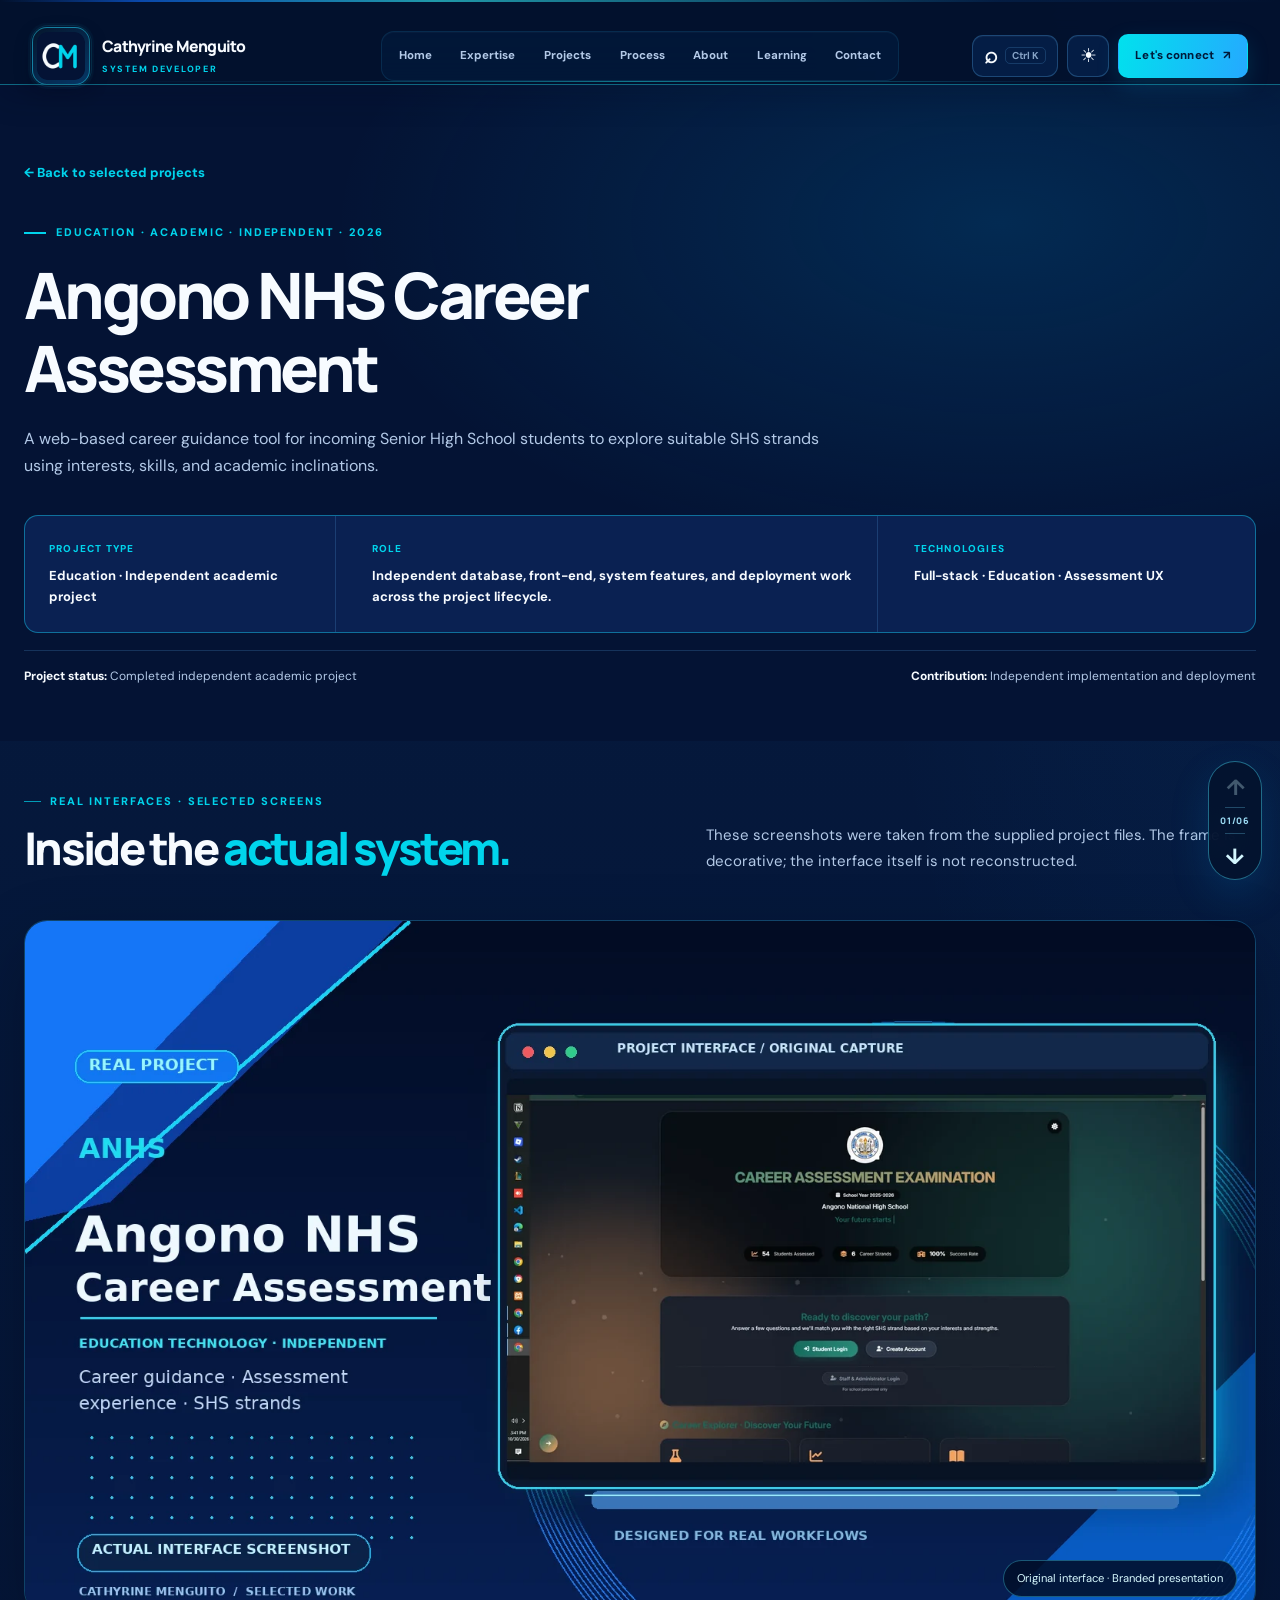
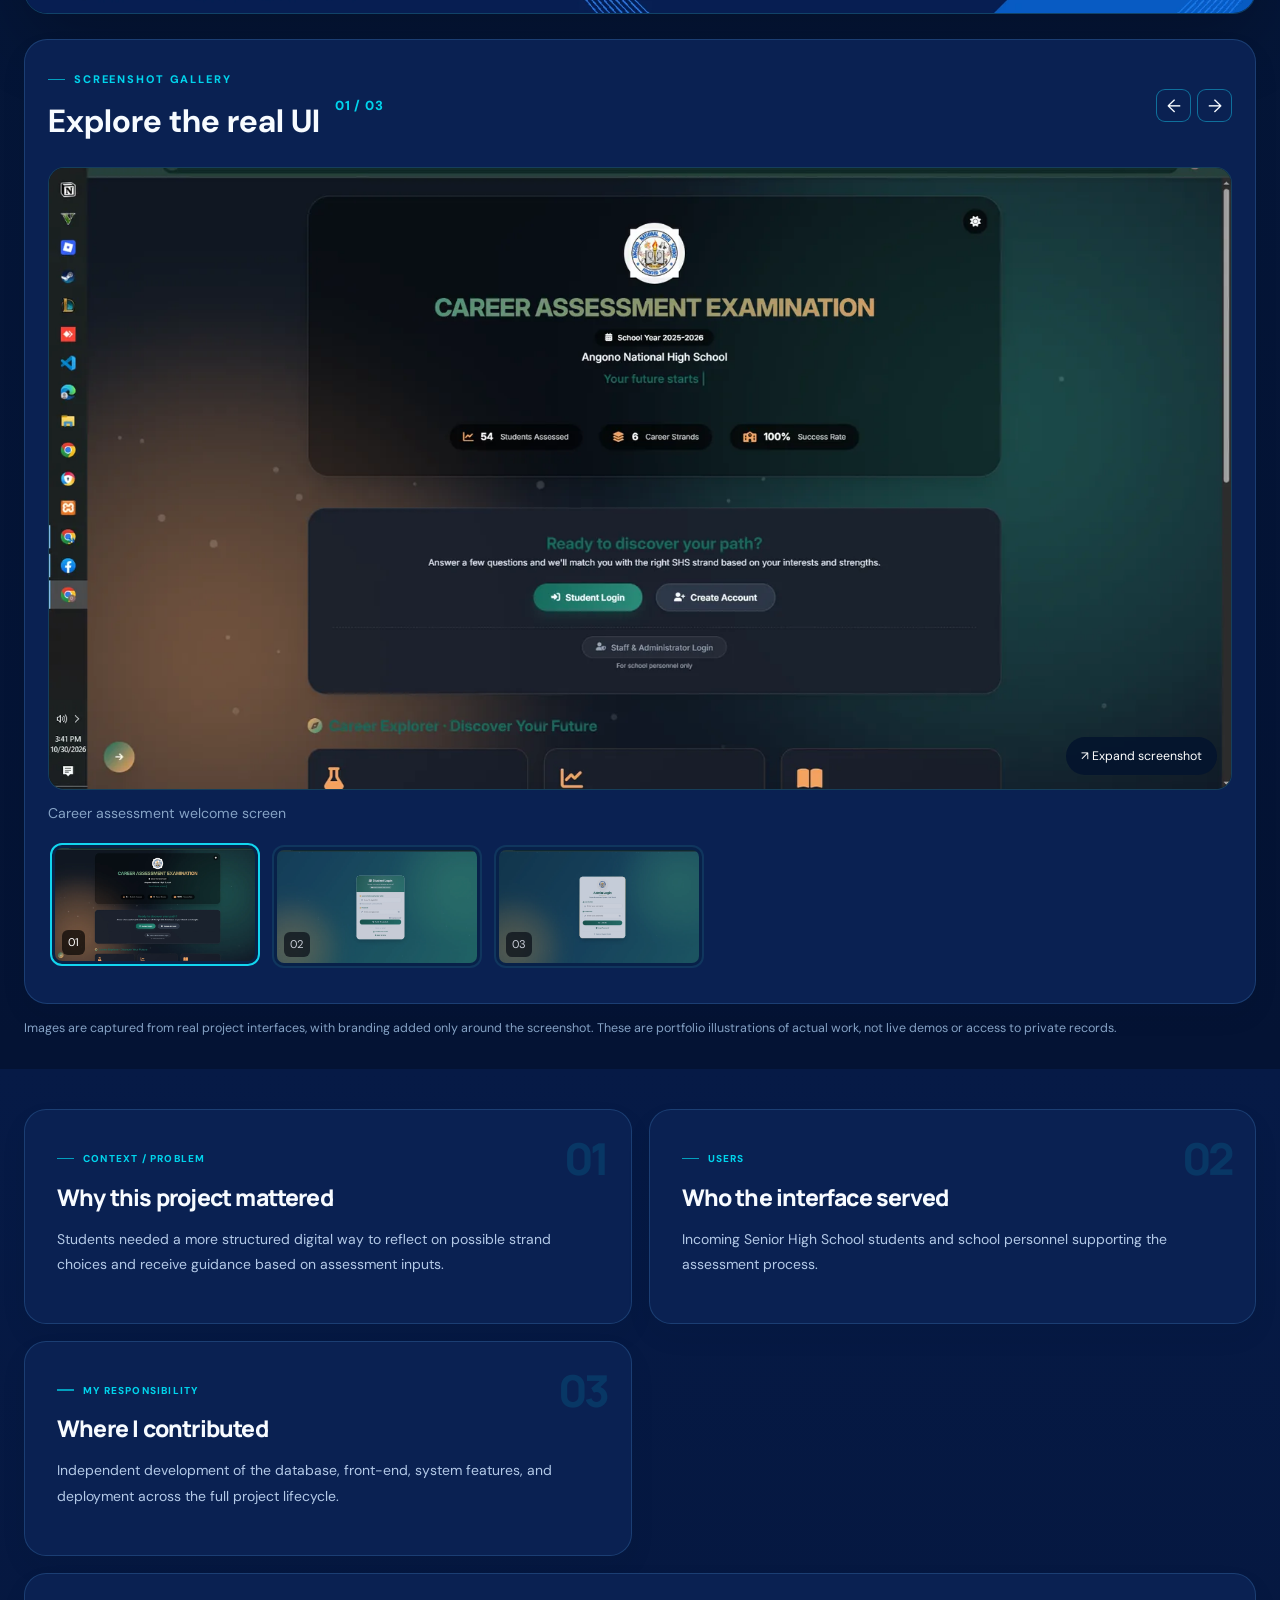
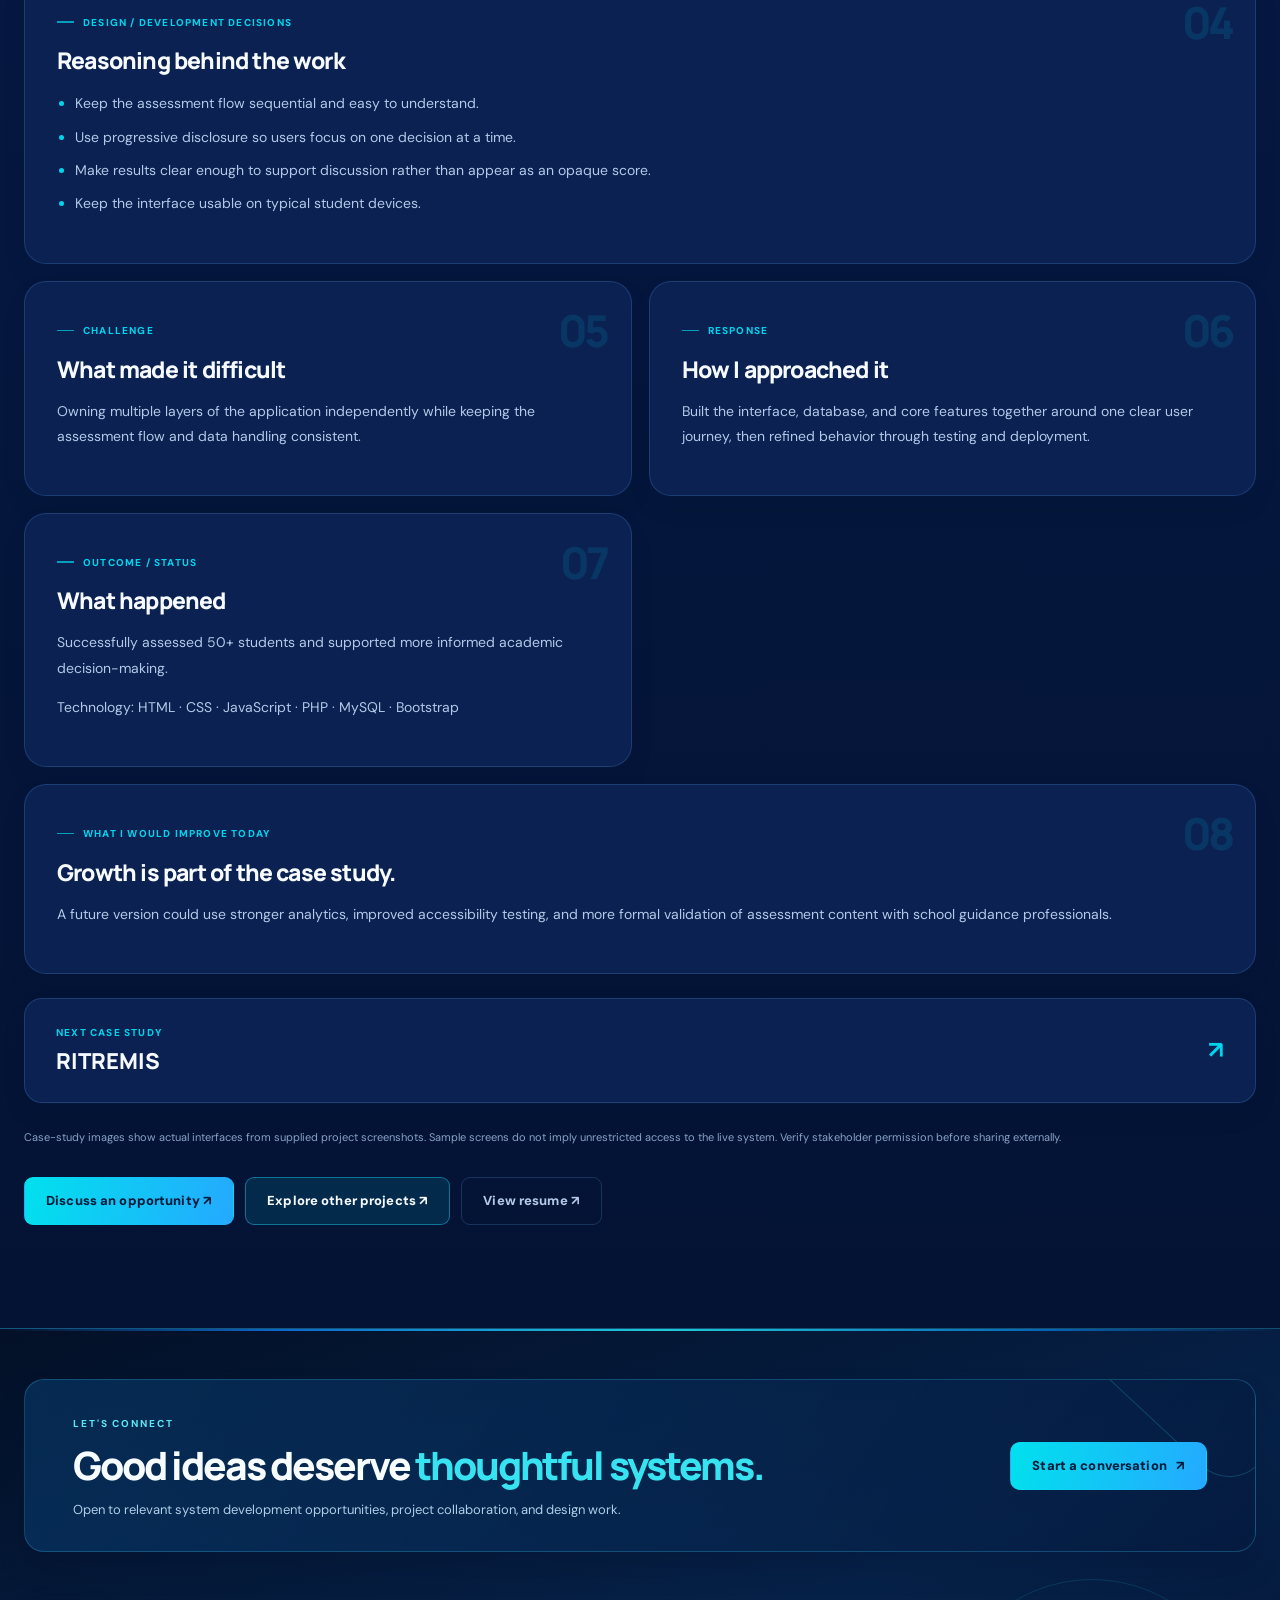
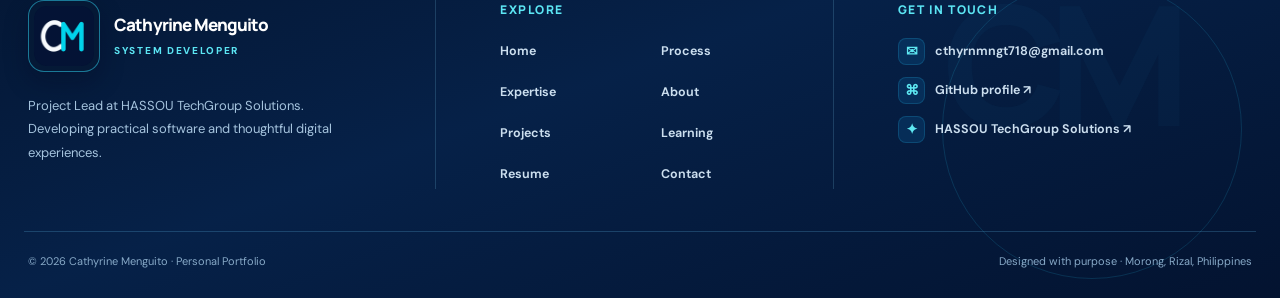
<file: work/angono-career-assessment/index.html>
<!DOCTYPE html>

<html data-theme="dark" lang="en"><head><meta charset="utf-8"/><meta content="width=device-width,initial-scale=1" name="viewport"/><meta content="#041334" name="theme-color"/><meta content="A web-based career guidance tool for incoming Senior High School students to explore suitable SHS strands using interests, skills, and academic inclinations." name="description"/><meta content="Cathyrine Menguito" name="author"/><meta content="website" property="og:type"/><meta content="Angono NHS Career Assessment | Case Study · Cathyrine Menguito" property="og:title"/><meta content="A web-based career guidance tool for incoming Senior High School students to explore suitable SHS strands using interests, skills, and academic inclinations." property="og:description"/><meta content="https://cthyrnmngt718.github.io/work/angono-career-assessment/" property="og:url"/><meta content="https://cthyrnmngt718.github.io/assets/images/social/angono-career-assessment.jpg" property="og:image"/><meta content="summary_large_image" name="twitter:card"/><link href="https://cthyrnmngt718.github.io/work/angono-career-assessment/" rel="canonical"/><link href="/favicon.ico?v=phase1" rel="icon" sizes="any"/><link href="/favicon.svg?v=phase1" rel="icon" type="image/svg+xml"/><title>Angono NHS Career Assessment | Case Study · Cathyrine Menguito</title><link href="/favicon-96x96.png?v=phase1" rel="icon" sizes="96x96" type="image/png"/><link href="/apple-touch-icon.png?v=phase1" rel="apple-touch-icon" sizes="180x180"/><link href="/site.webmanifest" rel="manifest"/><meta content="1200" property="og:image:width"/><meta content="630" property="og:image:height"/><meta content="image/jpeg" property="og:image:type"/><meta content="Angono NHS Career Assessment — real project screenshot and case study by Cathyrine Menguito" property="og:image:alt"/><meta content="https://cthyrnmngt718.github.io/assets/images/social/angono-career-assessment.jpg" name="twitter:image"/><style id="portfolio-emergency-fallback">
/* Emergency presentation fallback. The full portfolio styling is in assets/css/portfolio.css. */
:root{color-scheme:dark}html[data-theme="light"]{color-scheme:light}
*,*::before,*::after{box-sizing:border-box}
body{margin:0;background:#041334;color:#f7fbff;font:400 15px/1.65 system-ui,-apple-system,"Segoe UI",sans-serif;overflow-x:hidden}
html[data-theme="light"] body{background:#f3f8ff;color:#082147}
a{color:inherit;text-decoration:none}button,input,select,textarea{font:inherit}
img,svg{max-width:100%;height:auto}button{cursor:pointer}
.wrap{width:min(1180px,calc(100% - 40px));margin-inline:auto}
.site-header{position:sticky;top:0;z-index:50;background:#061a40;border-bottom:1px solid #22618b}
html[data-theme="light"] .site-header{background:#edf5ff}
.header-inner{display:flex;flex-wrap:wrap;align-items:center;justify-content:space-between;gap:18px;padding-block:14px}
.brand-wordmark,.nav-center-logo{display:inline-flex;align-items:center}.brand-copy{font-weight:800;font-size:13px}.brand-copy small{display:block;font-size:9px;letter-spacing:.15em;text-transform:uppercase}
.nav-center-logo{width:48px;flex:none}.nav-center-logo img{width:100%;height:auto}
.nav-links{display:flex;flex-wrap:wrap;align-items:center;gap:14px;list-style:none;margin:0;padding:0}
.nav-links a{font-size:12px;font-weight:700}
.nav-actions{display:flex;align-items:center;gap:10px}
.btn,.command-btn,.theme-btn,.menu-btn{border:1px solid #1687b7;border-radius:8px;padding:10px 13px;background:transparent;color:inherit;display:inline-flex;align-items:center;justify-content:center;gap:8px}
.btn-primary{background:#15c4e8;color:#041334;border-color:#15c4e8;font-weight:800}.menu-btn{display:none}
.hero{padding:64px 0 72px}.hero-grid{display:grid;grid-template-columns:minmax(0,1.1fr) minmax(0,.9fr);align-items:center;gap:50px}
.hero h1{font-weight:800;font-size:clamp(32px,5vw,70px);line-height:1.12;letter-spacing:-.04em;margin:16px 0}
.hero h1 .line{display:block}.accent{color:#18d2e8}.hero-desc{max-width:640px}.hero-actions{display:flex;flex-wrap:wrap;gap:12px;margin-top:24px}
.portrait-wrap,.portrait-card{max-width:100%;min-width:0}.portrait-card{position:relative;overflow:hidden;border-radius:20px;border:1px solid #158db5}.portrait-card>img{width:100%;display:block;height:auto}
.portrait-caption{position:absolute;bottom:0;left:0;right:0;padding:20px;background:linear-gradient(transparent,#041334dd);color:#fff}
.section{padding:70px 0}.section h2{font-size:clamp(26px,3vw,42px);line-height:1.22}.panel,.project-card{border:1px solid #1a6e9f;border-radius:16px;padding:18px}
.expertise-grid,.projects-grid,.project-grid{display:grid;grid-template-columns:repeat(auto-fit,minmax(250px,1fr));gap:16px}
.footer{padding:40px 0;background:#051532;color:#eef7ff}.footer img{max-width:100%}
@media(max-width:850px){.hero-grid{grid-template-columns:1fr}.header-inner{justify-content:center}.nav-links{justify-content:center}.nav-actions{justify-content:center}.hero{padding:40px 0}.menu-btn{display:inline-flex}}
@media(prefers-reduced-motion:reduce){html{scroll-behavior:auto}*,*::before,*::after{animation:none!important;transition:none!important}}
</style><link href="/assets/css/portfolio.css?v=brand-v2-20261101" rel="stylesheet"/></head><body><a class="skip-link" href="#main">Skip to content</a><header class="site-header brand-v2" data-portfolio-header="true" id="topbar">
<div aria-hidden="true" class="brand-v2-glint"></div>
<div class="header-inner brand-v2-inner">
<a aria-label="Cathyrine Menguito — home" class="brand-wordmark brand-v2-identity" href="/" title="Cathyrine Menguito — Portfolio">
<span class="brand-v2-mark"><img alt="" height="54" src="/assets/images/cm-monogram.webp?v=phase1" width="54"/></span>
<span class="brand-copy"><strong>Cathyrine Menguito</strong><small>System Developer</small></span>
</a>
<nav aria-label="Main navigation" class="brand-v2-navigation" id="sitePrimaryNav"><ul class="nav-links" id="primaryNav">
<li><a href="/#home">Home</a></li><li><a href="/#expertise">Expertise</a></li>
<li><a href="/#work">Projects</a></li><li><a href="/#approach">Process</a></li>
<li><a href="/#about">About</a></li><li><a href="/#learning">Learning</a></li><li><a href="/#contact">Contact</a></li>
</ul></nav>
<div class="nav-actions brand-v2-actions">
<button aria-controls="commandDialog" aria-haspopup="dialog" aria-label="Search this portfolio" class="command-btn" id="openCommand" title="Search portfolio (Ctrl+K)" type="button"><span aria-hidden="true">⌕</span><small>Ctrl K</small></button>
<button aria-label="Switch color theme" class="theme-btn" id="themeButton" type="button">☀</button>
<a class="btn btn-primary header-cta" href="/#contact">Let's connect <span aria-hidden="true">↗</span></a>
<button aria-controls="primaryNav" aria-expanded="false" aria-label="Open navigation" class="menu-btn" id="menuButton" type="button">☰</button>
</div>
</div><div aria-hidden="true" class="reading-progress" id="readingProgress"></div>
</header><main id="main"><div class="case-hero" id="home"><div class="wrap"><a class="text-link" href="/#work">← Back to selected projects</a><div style="margin-top:31px"><span class="eyebrow">Education · Academic · Independent · 2026</span></div><h1>Angono NHS Career Assessment</h1><p class="lead">A web-based career guidance tool for incoming Senior High School students to explore suitable SHS strands using interests, skills, and academic inclinations.</p><div class="case-overview"><div class="case-overview-cell"><span>PROJECT TYPE</span><strong>Education · Independent academic project</strong></div><div class="case-overview-cell"><span>ROLE</span><strong>Independent database, front-end, system features, and deployment work across the project lifecycle.</strong></div><div class="case-overview-cell"><span>TECHNOLOGIES</span><strong>Full-stack · Education · Assessment UX</strong></div></div><div class="case-proofline"><span><strong>Project status: </strong>Completed independent academic project</span><span><strong>Contribution: </strong>Independent implementation and deployment</span></div></div></div><section class="case-gallery-section section" id="gallery"><div class="wrap"><div class="section-top" data-reveal="up"><div><span class="eyebrow">REAL INTERFACES · SELECTED SCREENS</span><h2>Inside the <span class="accent">actual system.</span></h2></div><p>These screenshots were taken from the supplied project files. The frame is decorative; the interface itself is not reconstructed.</p></div><div class="case-showcase" data-reveal="up"><img alt="Branded case-study showcase using a real Angono NHS interface" height="900" loading="lazy" src="/assets/images/projects/angono-career-assessment/showcase.webp" width="1600"/><div class="case-showcase-note">Original interface · Branded presentation</div></div><div class="gallery-block panel" data-gallery="angono-career-assessment" data-reveal="up"><div class="gallery-heading"><div><span class="eyebrow">SCREENSHOT GALLERY</span><h3>Explore the real UI</h3></div><span aria-live="polite" class="gallery-counter">01 / 03</span></div><figure class="gallery-figure"><button aria-label="Open displayed screenshot in full size" class="gallery-expand" type="button"><img alt="Career assessment welcome screen" class="gallery-main" loading="lazy" src="/assets/images/projects/angono-career-assessment/screen-01.webp"/><span>↗ Expand screenshot</span></button><figcaption class="gallery-caption">Career assessment welcome screen</figcaption></figure><div aria-label="Choose screenshot" class="gallery-thumbs" role="group"><button aria-label="View screenshot 1: Career assessment welcome screen" aria-pressed="true" class="gallery-thumb is-active" data-caption="Career assessment welcome screen" data-image="/assets/images/projects/angono-career-assessment/screen-01.webp" type="button"><img alt="" loading="lazy" src="/assets/images/projects/angono-career-assessment/screen-01.webp"/><span>01</span></button><button aria-label="View screenshot 2: Student sign-in screen" aria-pressed="false" class="gallery-thumb" data-caption="Student sign-in screen" data-image="/assets/images/projects/angono-career-assessment/screen-02.webp" type="button"><img alt="" loading="lazy" src="/assets/images/projects/angono-career-assessment/screen-02.webp"/><span>02</span></button><button aria-label="View screenshot 3: Administrator sign-in screen" aria-pressed="false" class="gallery-thumb" data-caption="Administrator sign-in screen" data-image="/assets/images/projects/angono-career-assessment/screen-03.webp" type="button"><img alt="" loading="lazy" src="/assets/images/projects/angono-career-assessment/screen-03.webp"/><span>03</span></button></div></div><p class="gallery-ethics">Images are captured from real project interfaces, with branding added only around the screenshot. These are portfolio illustrations of actual work, not live demos or access to private records.</p></div></section><section class="section alt" style="padding-top:40px"><div class="wrap"><div class="case-grid"><section class="case-section panel" data-reveal="up"><div class="case-section-index">01</div><span class="eyebrow">CONTEXT / PROBLEM</span><h2>Why this project mattered</h2><p>Students needed a more structured digital way to reflect on possible strand choices and receive guidance based on assessment inputs.</p></section><section class="case-section panel" data-reveal="up"><div class="case-section-index">02</div><span class="eyebrow">USERS</span><h2>Who the interface served</h2><p>Incoming Senior High School students and school personnel supporting the assessment process.</p></section><section class="case-section panel" data-reveal="up"><div class="case-section-index">03</div><span class="eyebrow">MY RESPONSIBILITY</span><h2>Where I contributed</h2><p>Independent development of the database, front-end, system features, and deployment across the full project lifecycle.</p></section><section class="case-section panel wide" data-reveal="up"><div class="case-section-index">04</div><span class="eyebrow">DESIGN / DEVELOPMENT DECISIONS</span><h2>Reasoning behind the work</h2><ul class="case-points"><li>Keep the assessment flow sequential and easy to understand.</li><li>Use progressive disclosure so users focus on one decision at a time.</li><li>Make results clear enough to support discussion rather than appear as an opaque score.</li><li>Keep the interface usable on typical student devices.</li></ul></section><section class="case-section panel" data-reveal="up"><div class="case-section-index">05</div><span class="eyebrow">CHALLENGE</span><h2>What made it difficult</h2><p>Owning multiple layers of the application independently while keeping the assessment flow and data handling consistent.</p></section><section class="case-section panel" data-reveal="up"><div class="case-section-index">06</div><span class="eyebrow">RESPONSE</span><h2>How I approached it</h2><p>Built the interface, database, and core features together around one clear user journey, then refined behavior through testing and deployment.</p></section><section class="case-section panel" data-reveal="up"><div class="case-section-index">07</div><span class="eyebrow">OUTCOME / STATUS</span><h2>What happened</h2><p>Successfully assessed 50+ students and supported more informed academic decision-making.</p><p>Technology: HTML · CSS · JavaScript · PHP · MySQL · Bootstrap</p></section><section class="case-section panel wide" data-reveal="up"><div class="case-section-index">08</div><span class="eyebrow">WHAT I WOULD IMPROVE TODAY</span><h2>Growth is part of the case study.</h2><p>A future version could use stronger analytics, improved accessibility testing, and more formal validation of assessment content with school guidance professionals.</p></section></div><a class="case-next panel" data-reveal="up" href="/work/ritremis/"><span><small>NEXT CASE STUDY</small><strong>RITREMIS</strong></span><b aria-hidden="true">↗</b></a><p class="case-disclaimer">Case-study images show actual interfaces from supplied project screenshots. Sample screens do not imply unrestricted access to the live system. Verify stakeholder permission before sharing externally.</p><div class="case-end"><a class="btn btn-primary" href="/#contact">Discuss an opportunity ↗</a><a class="btn btn-secondary" href="/#work">Explore other projects ↗</a><a class="btn btn-subtle" href="/assets/docs/Final-Resume-Cathyrine-Menguito.pdf" rel="noopener" target="_blank">View resume ↗</a></div></div></section></main><footer class="footer brand-v2-footer" id="siteFooter">
<div class="wrap brand-v2-footer-wrap">
<div class="brand-v2-footer-cta" data-reveal="up">
<div class="footer-cta-copy"><span class="footer-section-label">LET'S CONNECT</span><h2>Good ideas deserve <span>thoughtful systems.</span></h2><p>Open to relevant system development opportunities, project collaboration, and design work.</p></div>
<a class="btn btn-primary" href="mailto:cthyrnmngt718@gmail.com?subject=Portfolio%20Inquiry">Start a conversation <span aria-hidden="true">↗</span></a>
</div>
<div class="brand-v2-footer-grid">
<section aria-label="Portfolio identity" class="brand-v2-footer-bio">
<a aria-label="Cathyrine Menguito — back to homepage" class="brand-v2-footer-brand" href="/"><span class="brand-v2-footer-logo"><img alt="" height="72" loading="lazy" src="/assets/images/cm-monogram.webp?v=phase1" width="72"/></span><span><strong>Cathyrine Menguito</strong><small>System Developer</small></span></a>
<p>Project Lead at HASSOU TechGroup Solutions. Developing practical software and thoughtful digital experiences.</p>
</section>
<nav aria-label="Footer navigation" class="brand-v2-footer-map">
<h3>Explore</h3><div class="brand-v2-footer-links"><a href="/#home">Home</a><a href="/#approach">Process</a><a href="/#expertise">Expertise</a><a href="/#about">About</a><a href="/#work">Projects</a><a href="/#learning">Learning</a><a href="/resume.html">Resume</a><a href="/#contact">Contact</a></div>
</nav>
<nav aria-label="Connect" class="brand-v2-footer-connect">
<h3>Get in touch</h3><a href="mailto:cthyrnmngt718@gmail.com"><span aria-hidden="true" class="footer-contact-symbol">✉</span><span>cthyrnmngt718@gmail.com</span></a><a href="https://github.com/CthyrnMngt718" rel="noopener noreferrer" target="_blank"><span aria-hidden="true" class="footer-contact-symbol">⌘</span><span>GitHub profile ↗</span></a><a href="https://hassou-techgroupsolutions.github.io/" rel="noopener noreferrer" target="_blank"><span aria-hidden="true" class="footer-contact-symbol">✦</span><span>HASSOU TechGroup Solutions ↗</span></a>
</nav>
</div>
<div class="brand-v2-footer-bottom"><span>© <span id="year">2026</span> Cathyrine Menguito · Personal Portfolio</span><span>Designed with purpose · Morong, Rizal, Philippines</span></div>
</div>
</footer><dialog aria-labelledby="commandTitle" class="command-dialog" id="commandDialog">
<div class="command-heading"><div><span class="eyebrow">QUICK ACCESS</span><h2 id="commandTitle">Where would you like to go?</h2></div><button aria-label="Close quick navigation" class="dialog-close" data-close-dialog="" type="button">✕</button></div>
<label class="visually-hidden" for="commandSearch">Search pages and projects</label><input aria-controls="commandResults" autocomplete="off" id="commandSearch" placeholder="Search sections, projects, resume…" type="search"/>
<div aria-label="Searchable site destinations" class="command-results" id="commandResults" role="listbox"></div>
<p class="command-hint">↑ ↓ Navigate <span>↵ Open</span> <span>Esc Close</span></p>
</dialog><nav aria-label="Previous or next page section" class="section-rail"><button aria-label="Previous section" id="sectionPrev" title="Previous section" type="button">↑</button><span aria-hidden="true" class="rail-line"></span><span aria-live="polite" class="rail-current">1</span><span aria-hidden="true" class="rail-line"></span><button aria-label="Next section" id="sectionNext" title="Next section" type="button">↓</button></nav><script src="/assets/js/portfolio.js?v=brand-v2-20261101"></script></body></html>
</file>
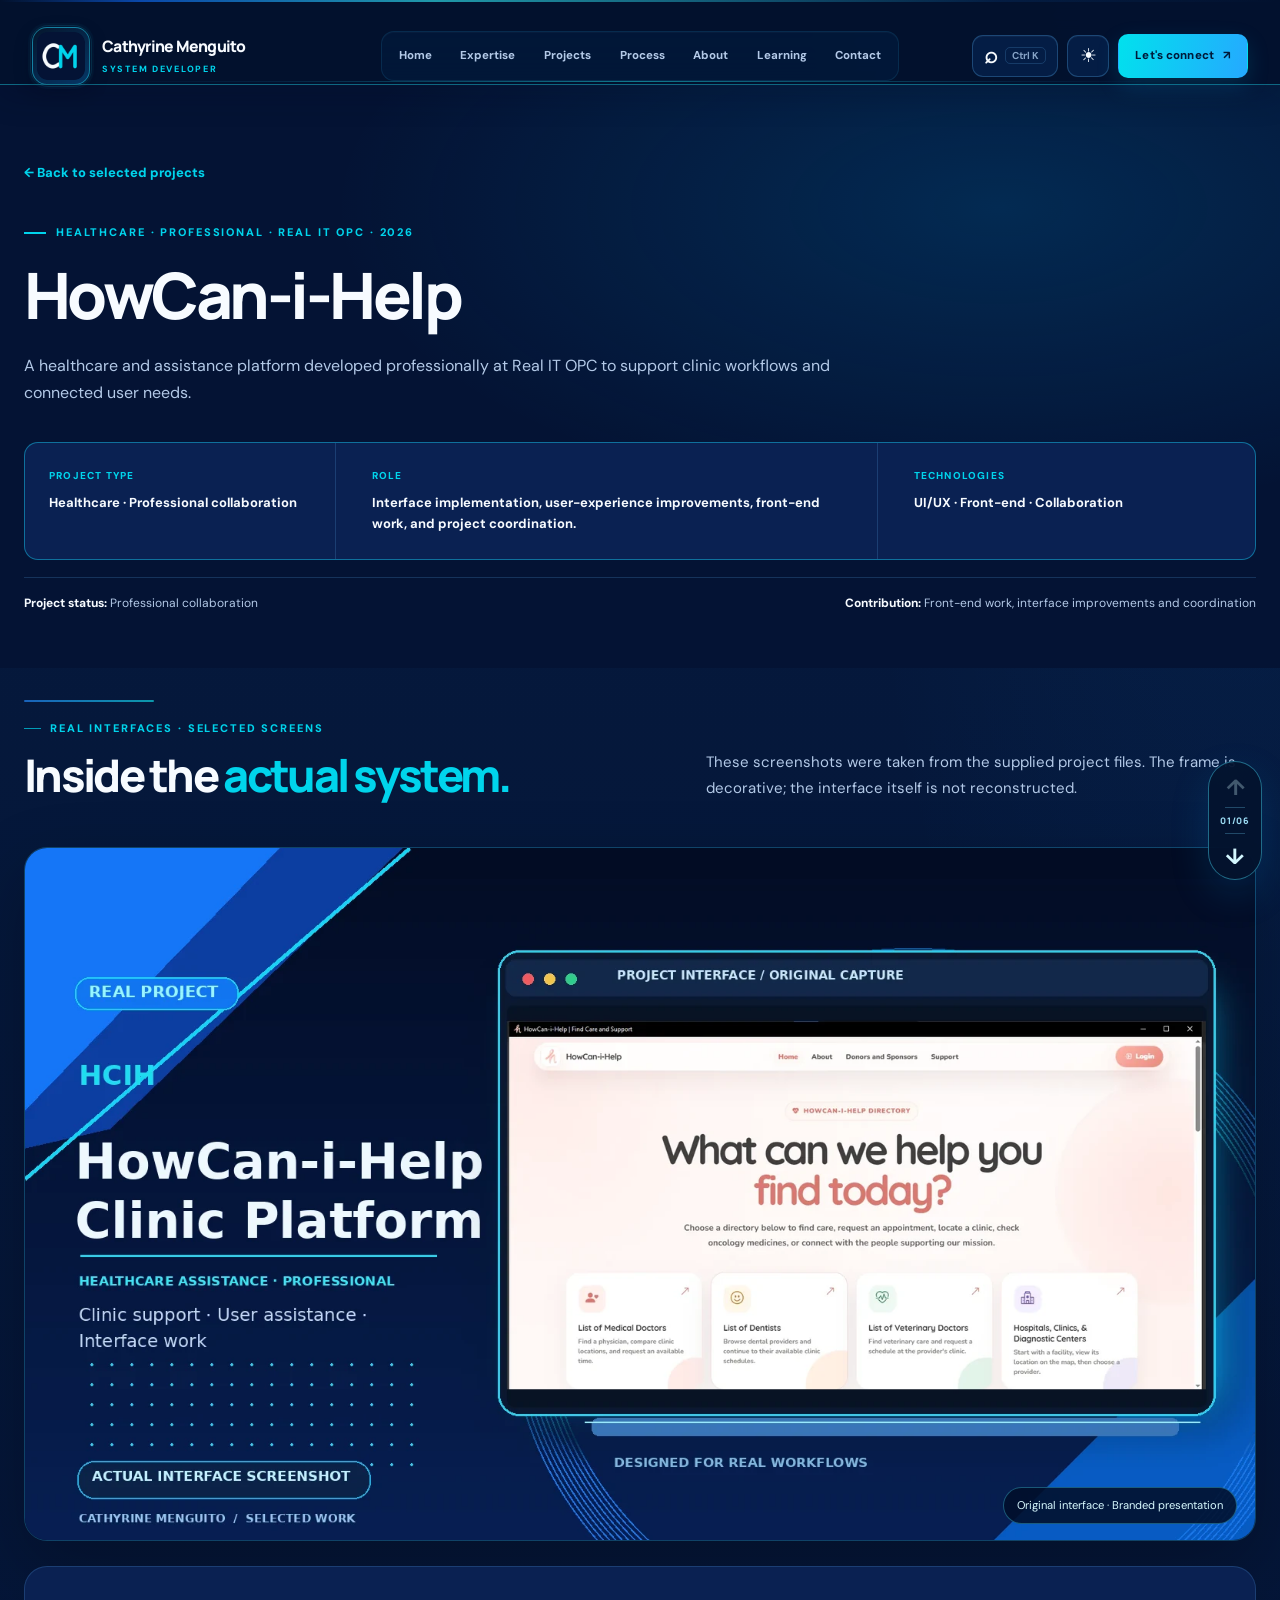
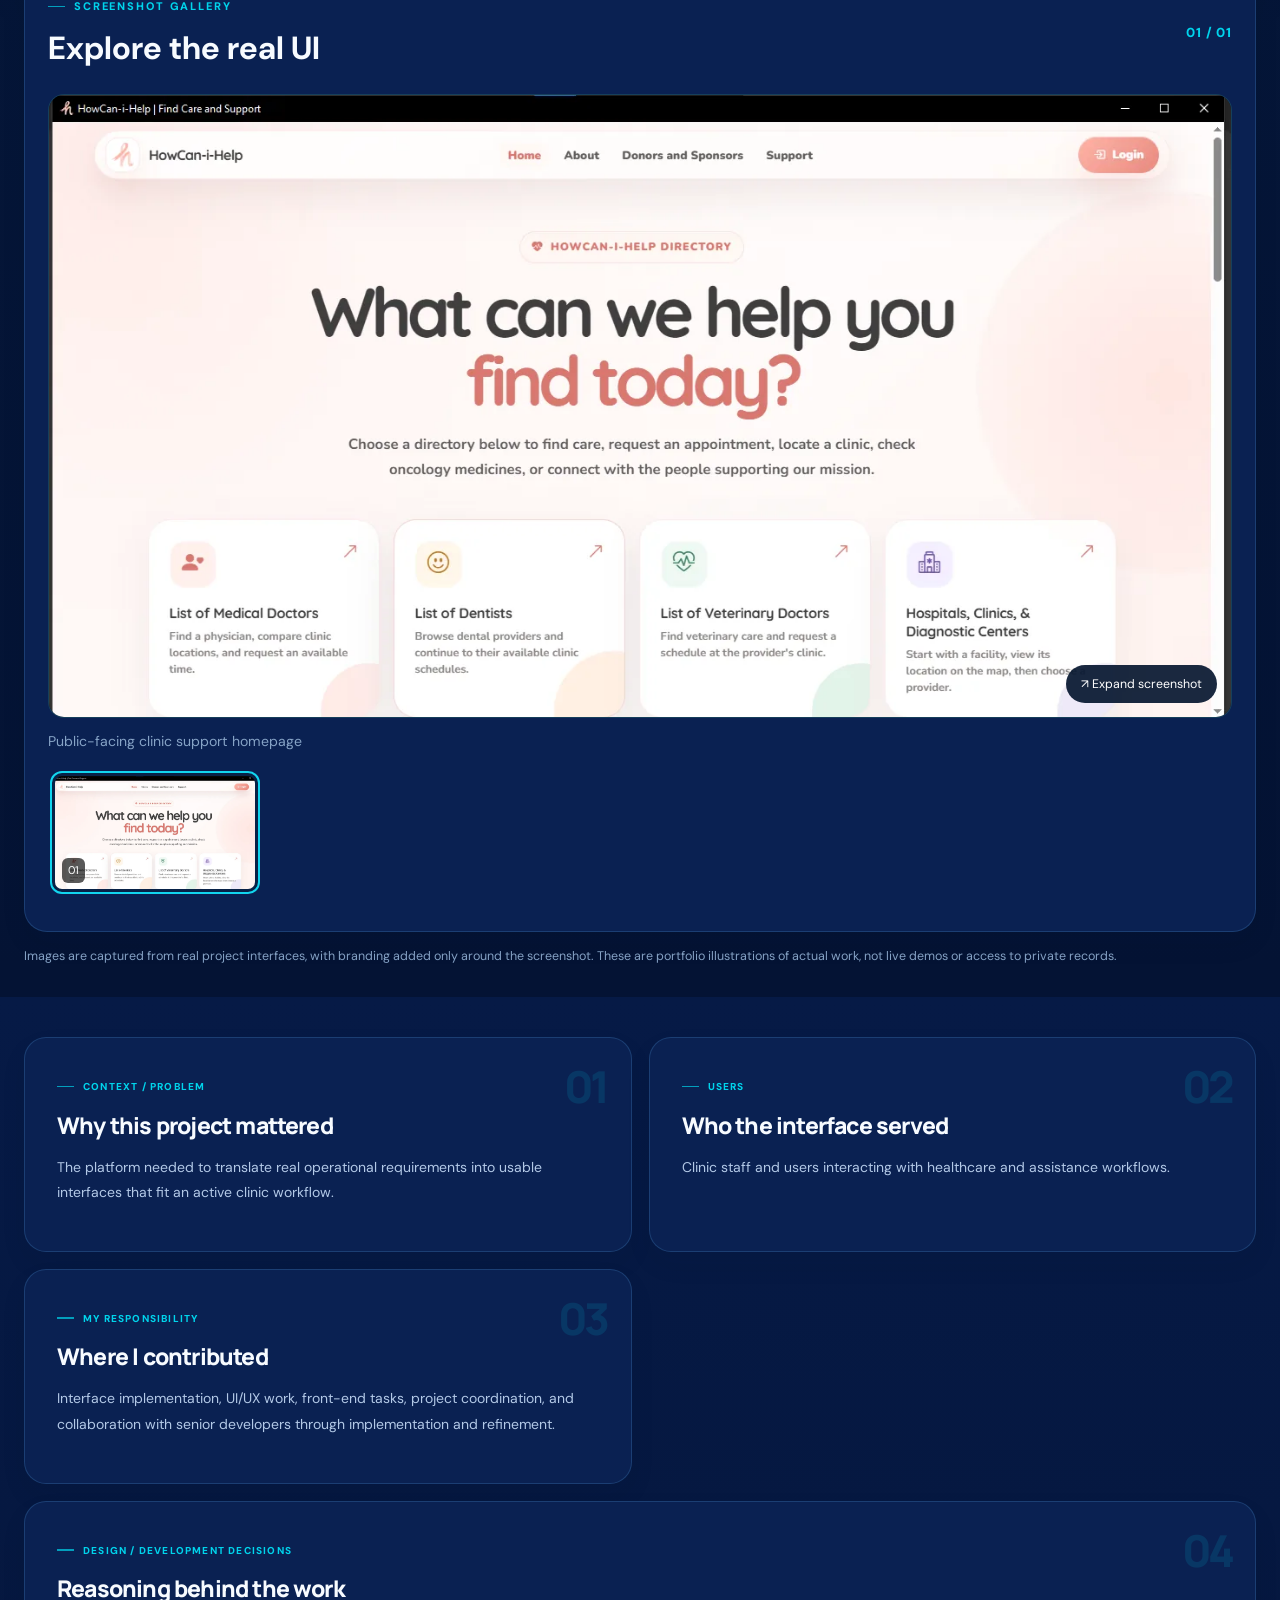
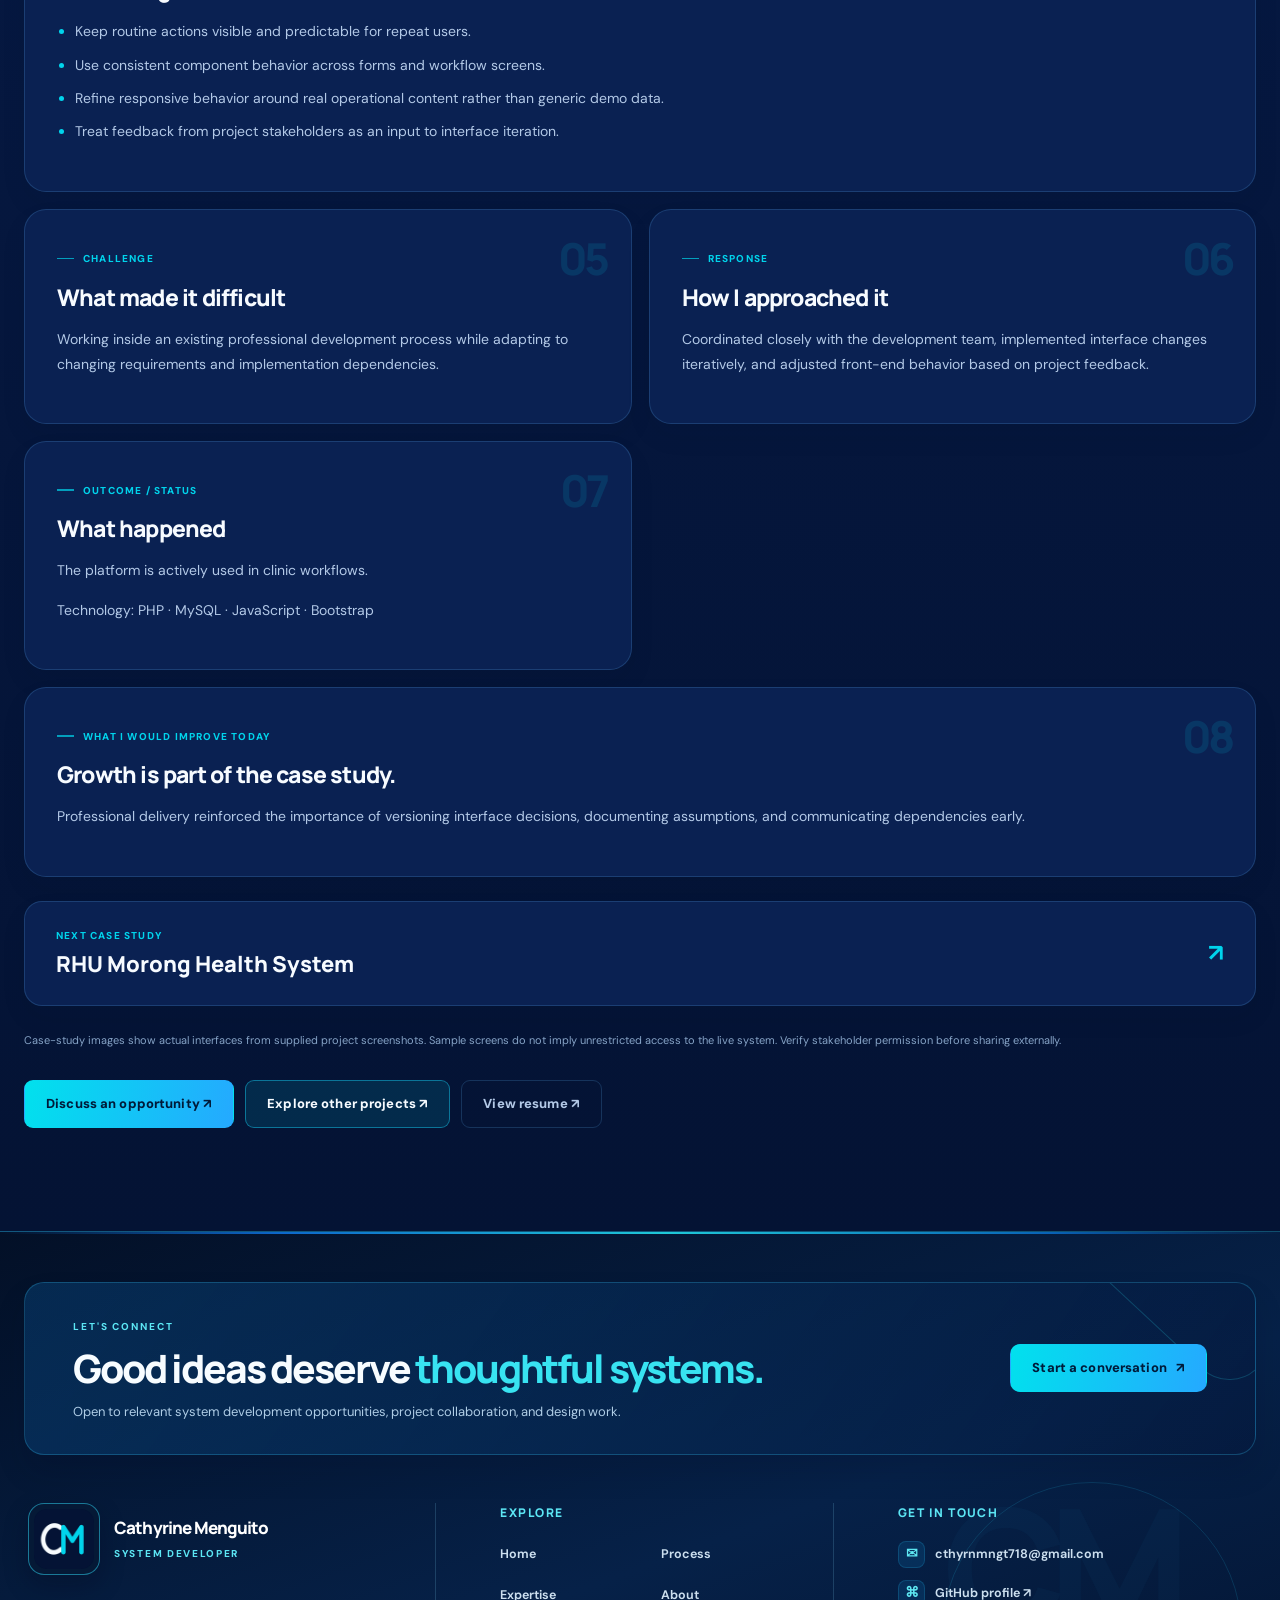
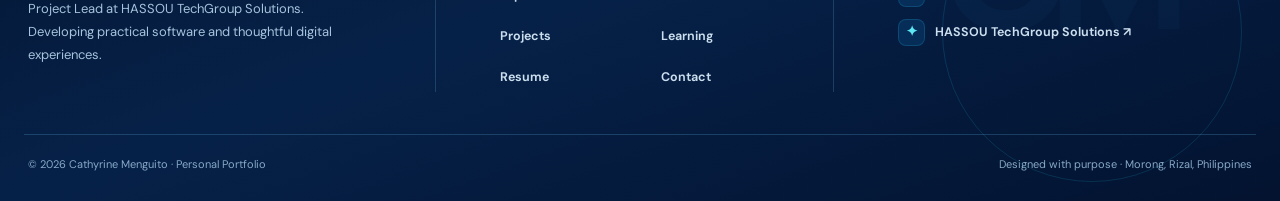
<file: work/howcan-i-help/index.html>
<!DOCTYPE html>

<html data-theme="dark" lang="en"><head><meta charset="utf-8"/><meta content="width=device-width,initial-scale=1" name="viewport"/><meta content="#041334" name="theme-color"/><meta content="A healthcare and assistance platform developed professionally at Real IT OPC to support clinic workflows and connected user needs." name="description"/><meta content="Cathyrine Menguito" name="author"/><meta content="website" property="og:type"/><meta content="HowCan-i-Help | Case Study · Cathyrine Menguito" property="og:title"/><meta content="A healthcare and assistance platform developed professionally at Real IT OPC to support clinic workflows and connected user needs." property="og:description"/><meta content="https://cthyrnmngt718.github.io/work/howcan-i-help/" property="og:url"/><meta content="https://cthyrnmngt718.github.io/assets/images/social/howcan-i-help.jpg" property="og:image"/><meta content="summary_large_image" name="twitter:card"/><link href="https://cthyrnmngt718.github.io/work/howcan-i-help/" rel="canonical"/><link href="/favicon.ico?v=phase1" rel="icon" sizes="any"/><link href="/favicon.svg?v=phase1" rel="icon" type="image/svg+xml"/><title>HowCan-i-Help | Case Study · Cathyrine Menguito</title><link href="/favicon-96x96.png?v=phase1" rel="icon" sizes="96x96" type="image/png"/><link href="/apple-touch-icon.png?v=phase1" rel="apple-touch-icon" sizes="180x180"/><link href="/site.webmanifest" rel="manifest"/><meta content="1200" property="og:image:width"/><meta content="630" property="og:image:height"/><meta content="image/jpeg" property="og:image:type"/><meta content="HowCan-i-Help — real project screenshot and case study by Cathyrine Menguito" property="og:image:alt"/><meta content="https://cthyrnmngt718.github.io/assets/images/social/howcan-i-help.jpg" name="twitter:image"/><style id="portfolio-emergency-fallback">
/* Emergency presentation fallback. The full portfolio styling is in assets/css/portfolio.css. */
:root{color-scheme:dark}html[data-theme="light"]{color-scheme:light}
*,*::before,*::after{box-sizing:border-box}
body{margin:0;background:#041334;color:#f7fbff;font:400 15px/1.65 system-ui,-apple-system,"Segoe UI",sans-serif;overflow-x:hidden}
html[data-theme="light"] body{background:#f3f8ff;color:#082147}
a{color:inherit;text-decoration:none}button,input,select,textarea{font:inherit}
img,svg{max-width:100%;height:auto}button{cursor:pointer}
.wrap{width:min(1180px,calc(100% - 40px));margin-inline:auto}
.site-header{position:sticky;top:0;z-index:50;background:#061a40;border-bottom:1px solid #22618b}
html[data-theme="light"] .site-header{background:#edf5ff}
.header-inner{display:flex;flex-wrap:wrap;align-items:center;justify-content:space-between;gap:18px;padding-block:14px}
.brand-wordmark,.nav-center-logo{display:inline-flex;align-items:center}.brand-copy{font-weight:800;font-size:13px}.brand-copy small{display:block;font-size:9px;letter-spacing:.15em;text-transform:uppercase}
.nav-center-logo{width:48px;flex:none}.nav-center-logo img{width:100%;height:auto}
.nav-links{display:flex;flex-wrap:wrap;align-items:center;gap:14px;list-style:none;margin:0;padding:0}
.nav-links a{font-size:12px;font-weight:700}
.nav-actions{display:flex;align-items:center;gap:10px}
.btn,.command-btn,.theme-btn,.menu-btn{border:1px solid #1687b7;border-radius:8px;padding:10px 13px;background:transparent;color:inherit;display:inline-flex;align-items:center;justify-content:center;gap:8px}
.btn-primary{background:#15c4e8;color:#041334;border-color:#15c4e8;font-weight:800}.menu-btn{display:none}
.hero{padding:64px 0 72px}.hero-grid{display:grid;grid-template-columns:minmax(0,1.1fr) minmax(0,.9fr);align-items:center;gap:50px}
.hero h1{font-weight:800;font-size:clamp(32px,5vw,70px);line-height:1.12;letter-spacing:-.04em;margin:16px 0}
.hero h1 .line{display:block}.accent{color:#18d2e8}.hero-desc{max-width:640px}.hero-actions{display:flex;flex-wrap:wrap;gap:12px;margin-top:24px}
.portrait-wrap,.portrait-card{max-width:100%;min-width:0}.portrait-card{position:relative;overflow:hidden;border-radius:20px;border:1px solid #158db5}.portrait-card>img{width:100%;display:block;height:auto}
.portrait-caption{position:absolute;bottom:0;left:0;right:0;padding:20px;background:linear-gradient(transparent,#041334dd);color:#fff}
.section{padding:70px 0}.section h2{font-size:clamp(26px,3vw,42px);line-height:1.22}.panel,.project-card{border:1px solid #1a6e9f;border-radius:16px;padding:18px}
.expertise-grid,.projects-grid,.project-grid{display:grid;grid-template-columns:repeat(auto-fit,minmax(250px,1fr));gap:16px}
.footer{padding:40px 0;background:#051532;color:#eef7ff}.footer img{max-width:100%}
@media(max-width:850px){.hero-grid{grid-template-columns:1fr}.header-inner{justify-content:center}.nav-links{justify-content:center}.nav-actions{justify-content:center}.hero{padding:40px 0}.menu-btn{display:inline-flex}}
@media(prefers-reduced-motion:reduce){html{scroll-behavior:auto}*,*::before,*::after{animation:none!important;transition:none!important}}
</style><link href="/assets/css/portfolio.css?v=brand-v2-20261101" rel="stylesheet"/></head><body><a class="skip-link" href="#main">Skip to content</a><header class="site-header brand-v2" data-portfolio-header="true" id="topbar">
<div aria-hidden="true" class="brand-v2-glint"></div>
<div class="header-inner brand-v2-inner">
<a aria-label="Cathyrine Menguito — home" class="brand-wordmark brand-v2-identity" href="/" title="Cathyrine Menguito — Portfolio">
<span class="brand-v2-mark"><img alt="" height="54" src="/assets/images/cm-monogram.webp?v=phase1" width="54"/></span>
<span class="brand-copy"><strong>Cathyrine Menguito</strong><small>System Developer</small></span>
</a>
<nav aria-label="Main navigation" class="brand-v2-navigation" id="sitePrimaryNav"><ul class="nav-links" id="primaryNav">
<li><a href="/#home">Home</a></li><li><a href="/#expertise">Expertise</a></li>
<li><a href="/#work">Projects</a></li><li><a href="/#approach">Process</a></li>
<li><a href="/#about">About</a></li><li><a href="/#learning">Learning</a></li><li><a href="/#contact">Contact</a></li>
</ul></nav>
<div class="nav-actions brand-v2-actions">
<button aria-controls="commandDialog" aria-haspopup="dialog" aria-label="Search this portfolio" class="command-btn" id="openCommand" title="Search portfolio (Ctrl+K)" type="button"><span aria-hidden="true">⌕</span><small>Ctrl K</small></button>
<button aria-label="Switch color theme" class="theme-btn" id="themeButton" type="button">☀</button>
<a class="btn btn-primary header-cta" href="/#contact">Let's connect <span aria-hidden="true">↗</span></a>
<button aria-controls="primaryNav" aria-expanded="false" aria-label="Open navigation" class="menu-btn" id="menuButton" type="button">☰</button>
</div>
</div><div aria-hidden="true" class="reading-progress" id="readingProgress"></div>
</header><main id="main"><div class="case-hero" id="home"><div class="wrap"><a class="text-link" href="/#work">← Back to selected projects</a><div style="margin-top:31px"><span class="eyebrow">Healthcare · Professional · Real IT OPC · 2026</span></div><h1>HowCan-i-Help</h1><p class="lead">A healthcare and assistance platform developed professionally at Real IT OPC to support clinic workflows and connected user needs.</p><div class="case-overview"><div class="case-overview-cell"><span>PROJECT TYPE</span><strong>Healthcare · Professional collaboration</strong></div><div class="case-overview-cell"><span>ROLE</span><strong>Interface implementation, user-experience improvements, front-end work, and project coordination.</strong></div><div class="case-overview-cell"><span>TECHNOLOGIES</span><strong>UI/UX · Front-end · Collaboration</strong></div></div><div class="case-proofline"><span><strong>Project status: </strong>Professional collaboration</span><span><strong>Contribution: </strong>Front-end work, interface improvements and coordination</span></div></div></div><section class="case-gallery-section section" id="gallery"><div class="wrap"><div class="section-top" data-reveal="up"><div><span class="eyebrow">REAL INTERFACES · SELECTED SCREENS</span><h2>Inside the <span class="accent">actual system.</span></h2></div><p>These screenshots were taken from the supplied project files. The frame is decorative; the interface itself is not reconstructed.</p></div><div class="case-showcase" data-reveal="up"><img alt="Branded case-study showcase using a real HowCan-i-Help interface" height="900" loading="lazy" src="/assets/images/projects/howcan-i-help/showcase.webp" width="1600"/><div class="case-showcase-note">Original interface · Branded presentation</div></div><div class="gallery-block panel" data-gallery="howcan-i-help" data-reveal="up"><div class="gallery-heading"><div><span class="eyebrow">SCREENSHOT GALLERY</span><h3>Explore the real UI</h3></div><span aria-live="polite" class="gallery-counter">01 / 01</span></div><figure class="gallery-figure"><button aria-label="Open displayed screenshot in full size" class="gallery-expand" type="button"><img alt="Public-facing clinic support homepage" class="gallery-main" loading="lazy" src="/assets/images/projects/howcan-i-help/screen-01.webp"/><span>↗ Expand screenshot</span></button><figcaption class="gallery-caption">Public-facing clinic support homepage</figcaption></figure><div aria-label="Choose screenshot" class="gallery-thumbs" role="group"><button aria-label="View screenshot 1: Public-facing clinic support homepage" aria-pressed="true" class="gallery-thumb is-active" data-caption="Public-facing clinic support homepage" data-image="/assets/images/projects/howcan-i-help/screen-01.webp" type="button"><img alt="" loading="lazy" src="/assets/images/projects/howcan-i-help/screen-01.webp"/><span>01</span></button></div></div><p class="gallery-ethics">Images are captured from real project interfaces, with branding added only around the screenshot. These are portfolio illustrations of actual work, not live demos or access to private records.</p></div></section><section class="section alt" style="padding-top:40px"><div class="wrap"><div class="case-grid"><section class="case-section panel" data-reveal="up"><div class="case-section-index">01</div><span class="eyebrow">CONTEXT / PROBLEM</span><h2>Why this project mattered</h2><p>The platform needed to translate real operational requirements into usable interfaces that fit an active clinic workflow.</p></section><section class="case-section panel" data-reveal="up"><div class="case-section-index">02</div><span class="eyebrow">USERS</span><h2>Who the interface served</h2><p>Clinic staff and users interacting with healthcare and assistance workflows.</p></section><section class="case-section panel" data-reveal="up"><div class="case-section-index">03</div><span class="eyebrow">MY RESPONSIBILITY</span><h2>Where I contributed</h2><p>Interface implementation, UI/UX work, front-end tasks, project coordination, and collaboration with senior developers through implementation and refinement.</p></section><section class="case-section panel wide" data-reveal="up"><div class="case-section-index">04</div><span class="eyebrow">DESIGN / DEVELOPMENT DECISIONS</span><h2>Reasoning behind the work</h2><ul class="case-points"><li>Keep routine actions visible and predictable for repeat users.</li><li>Use consistent component behavior across forms and workflow screens.</li><li>Refine responsive behavior around real operational content rather than generic demo data.</li><li>Treat feedback from project stakeholders as an input to interface iteration.</li></ul></section><section class="case-section panel" data-reveal="up"><div class="case-section-index">05</div><span class="eyebrow">CHALLENGE</span><h2>What made it difficult</h2><p>Working inside an existing professional development process while adapting to changing requirements and implementation dependencies.</p></section><section class="case-section panel" data-reveal="up"><div class="case-section-index">06</div><span class="eyebrow">RESPONSE</span><h2>How I approached it</h2><p>Coordinated closely with the development team, implemented interface changes iteratively, and adjusted front-end behavior based on project feedback.</p></section><section class="case-section panel" data-reveal="up"><div class="case-section-index">07</div><span class="eyebrow">OUTCOME / STATUS</span><h2>What happened</h2><p>The platform is actively used in clinic workflows.</p><p>Technology: PHP · MySQL · JavaScript · Bootstrap</p></section><section class="case-section panel wide" data-reveal="up"><div class="case-section-index">08</div><span class="eyebrow">WHAT I WOULD IMPROVE TODAY</span><h2>Growth is part of the case study.</h2><p>Professional delivery reinforced the importance of versioning interface decisions, documenting assumptions, and communicating dependencies early.</p></section></div><a class="case-next panel" data-reveal="up" href="/work/rhu-morong/"><span><small>NEXT CASE STUDY</small><strong>RHU Morong Health System</strong></span><b aria-hidden="true">↗</b></a><p class="case-disclaimer">Case-study images show actual interfaces from supplied project screenshots. Sample screens do not imply unrestricted access to the live system. Verify stakeholder permission before sharing externally.</p><div class="case-end"><a class="btn btn-primary" href="/#contact">Discuss an opportunity ↗</a><a class="btn btn-secondary" href="/#work">Explore other projects ↗</a><a class="btn btn-subtle" href="/assets/docs/Final-Resume-Cathyrine-Menguito.pdf" rel="noopener" target="_blank">View resume ↗</a></div></div></section></main><footer class="footer brand-v2-footer" id="siteFooter">
<div class="wrap brand-v2-footer-wrap">
<div class="brand-v2-footer-cta" data-reveal="up">
<div class="footer-cta-copy"><span class="footer-section-label">LET'S CONNECT</span><h2>Good ideas deserve <span>thoughtful systems.</span></h2><p>Open to relevant system development opportunities, project collaboration, and design work.</p></div>
<a class="btn btn-primary" href="mailto:cthyrnmngt718@gmail.com?subject=Portfolio%20Inquiry">Start a conversation <span aria-hidden="true">↗</span></a>
</div>
<div class="brand-v2-footer-grid">
<section aria-label="Portfolio identity" class="brand-v2-footer-bio">
<a aria-label="Cathyrine Menguito — back to homepage" class="brand-v2-footer-brand" href="/"><span class="brand-v2-footer-logo"><img alt="" height="72" loading="lazy" src="/assets/images/cm-monogram.webp?v=phase1" width="72"/></span><span><strong>Cathyrine Menguito</strong><small>System Developer</small></span></a>
<p>Project Lead at HASSOU TechGroup Solutions. Developing practical software and thoughtful digital experiences.</p>
</section>
<nav aria-label="Footer navigation" class="brand-v2-footer-map">
<h3>Explore</h3><div class="brand-v2-footer-links"><a href="/#home">Home</a><a href="/#approach">Process</a><a href="/#expertise">Expertise</a><a href="/#about">About</a><a href="/#work">Projects</a><a href="/#learning">Learning</a><a href="/resume.html">Resume</a><a href="/#contact">Contact</a></div>
</nav>
<nav aria-label="Connect" class="brand-v2-footer-connect">
<h3>Get in touch</h3><a href="mailto:cthyrnmngt718@gmail.com"><span aria-hidden="true" class="footer-contact-symbol">✉</span><span>cthyrnmngt718@gmail.com</span></a><a href="https://github.com/CthyrnMngt718" rel="noopener noreferrer" target="_blank"><span aria-hidden="true" class="footer-contact-symbol">⌘</span><span>GitHub profile ↗</span></a><a href="https://hassou-techgroupsolutions.github.io/" rel="noopener noreferrer" target="_blank"><span aria-hidden="true" class="footer-contact-symbol">✦</span><span>HASSOU TechGroup Solutions ↗</span></a>
</nav>
</div>
<div class="brand-v2-footer-bottom"><span>© <span id="year">2026</span> Cathyrine Menguito · Personal Portfolio</span><span>Designed with purpose · Morong, Rizal, Philippines</span></div>
</div>
</footer><dialog aria-labelledby="commandTitle" class="command-dialog" id="commandDialog">
<div class="command-heading"><div><span class="eyebrow">QUICK ACCESS</span><h2 id="commandTitle">Where would you like to go?</h2></div><button aria-label="Close quick navigation" class="dialog-close" data-close-dialog="" type="button">✕</button></div>
<label class="visually-hidden" for="commandSearch">Search pages and projects</label><input aria-controls="commandResults" autocomplete="off" id="commandSearch" placeholder="Search sections, projects, resume…" type="search"/>
<div aria-label="Searchable site destinations" class="command-results" id="commandResults" role="listbox"></div>
<p class="command-hint">↑ ↓ Navigate <span>↵ Open</span> <span>Esc Close</span></p>
</dialog><nav aria-label="Previous or next page section" class="section-rail"><button aria-label="Previous section" id="sectionPrev" title="Previous section" type="button">↑</button><span aria-hidden="true" class="rail-line"></span><span aria-live="polite" class="rail-current">1</span><span aria-hidden="true" class="rail-line"></span><button aria-label="Next section" id="sectionNext" title="Next section" type="button">↓</button></nav><script src="/assets/js/portfolio.js?v=brand-v2-20261101"></script></body></html>
</file>
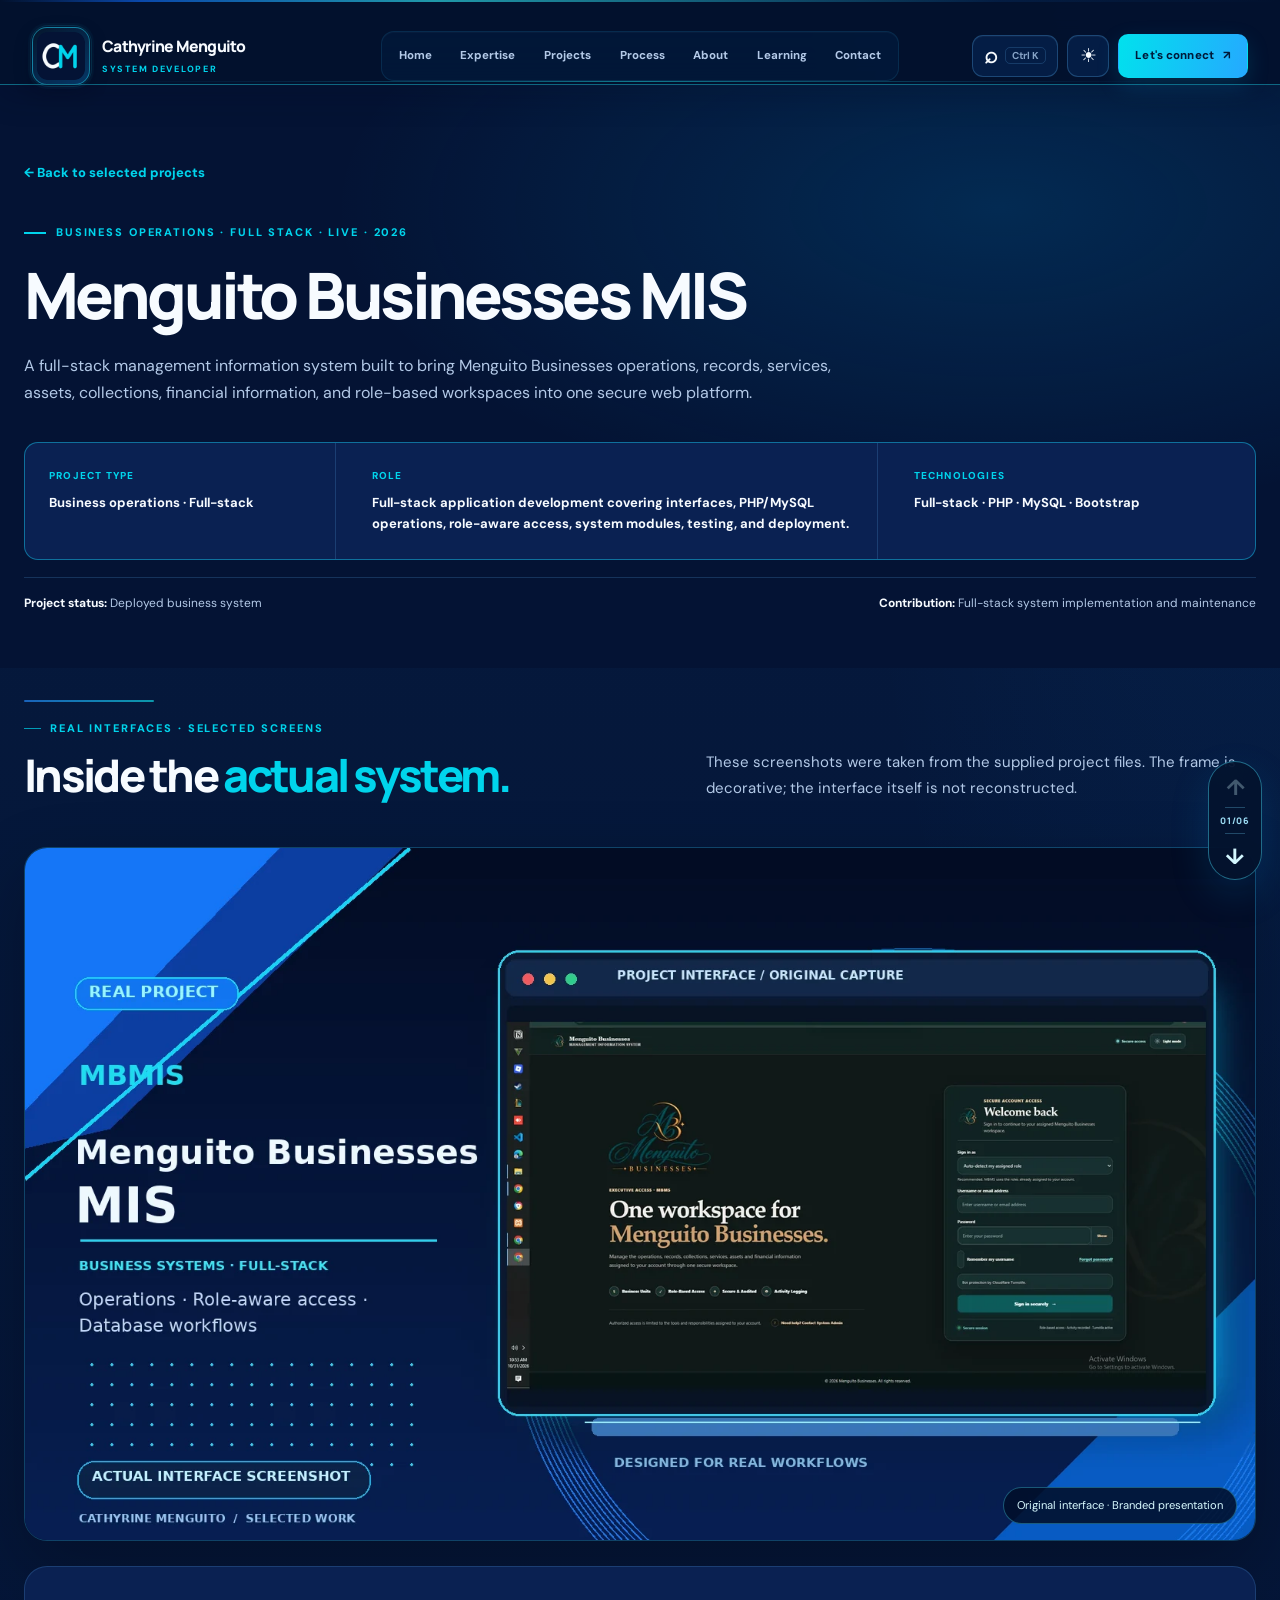
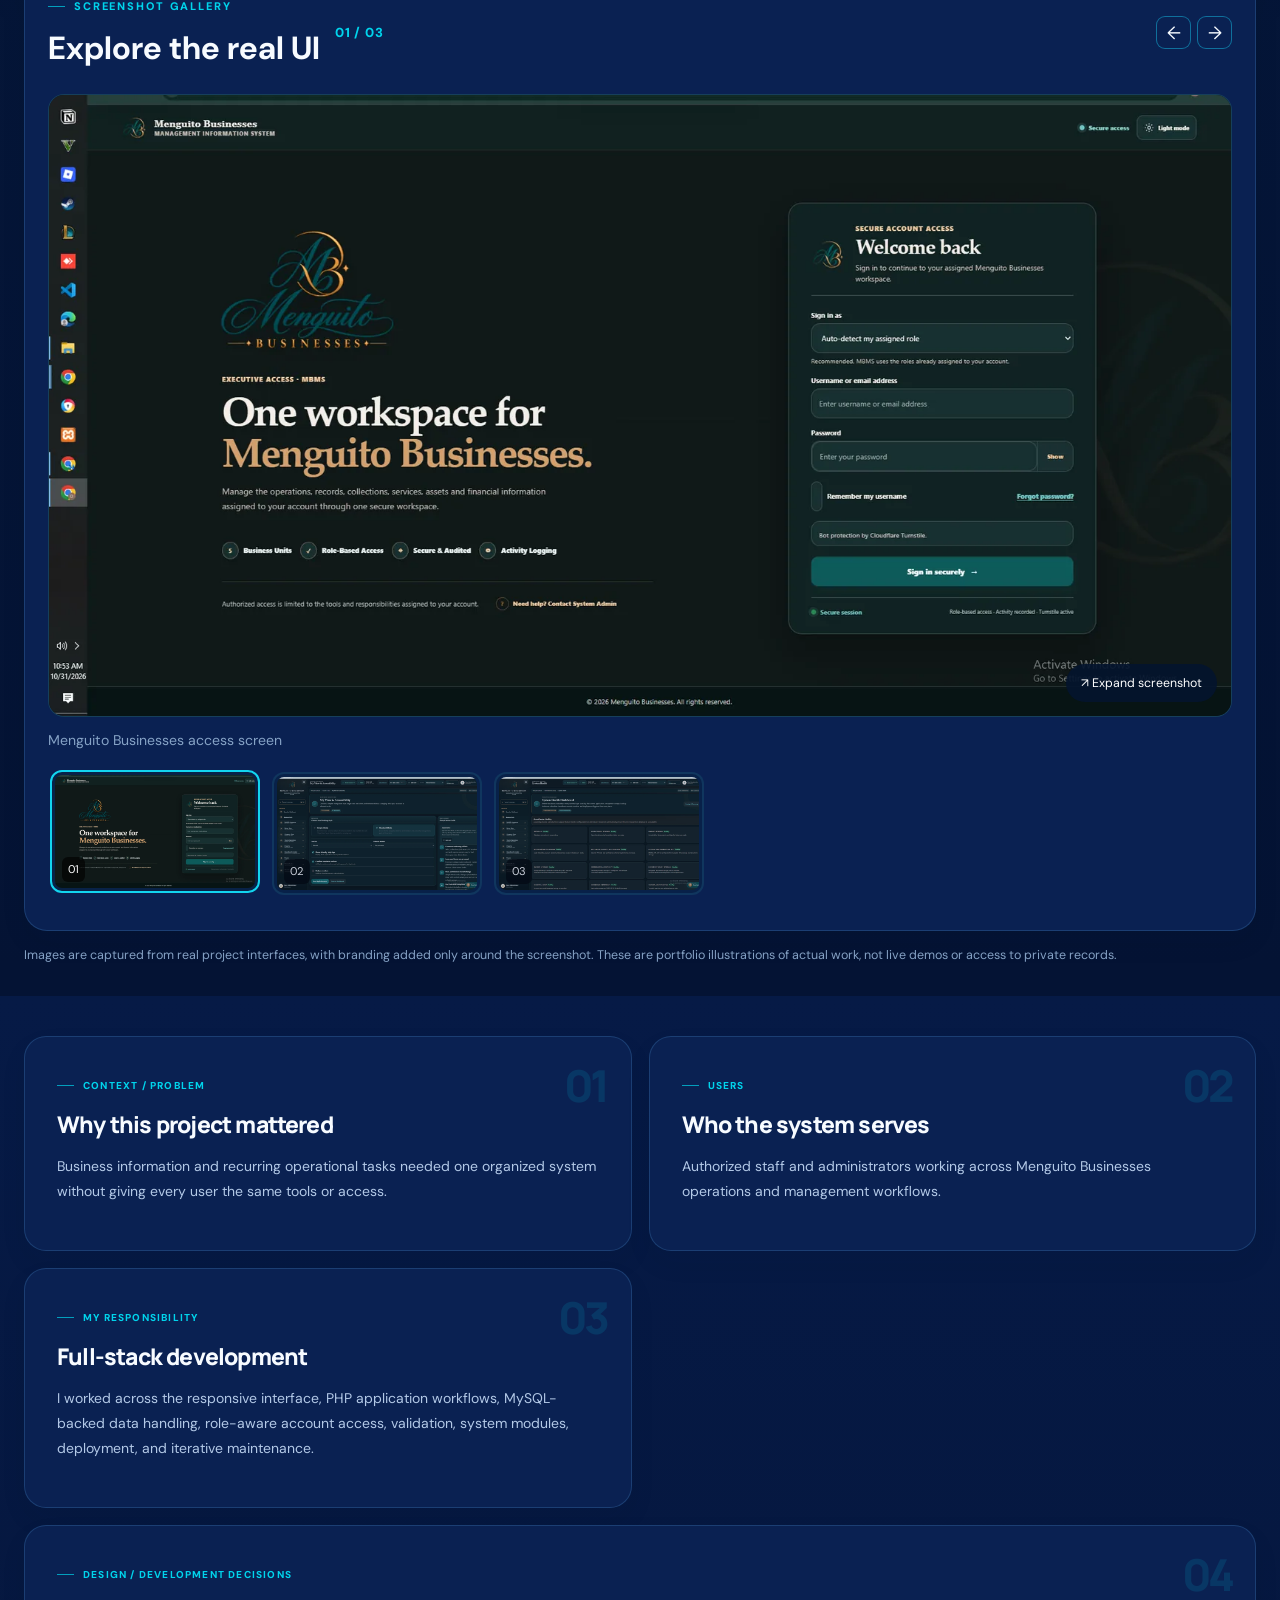
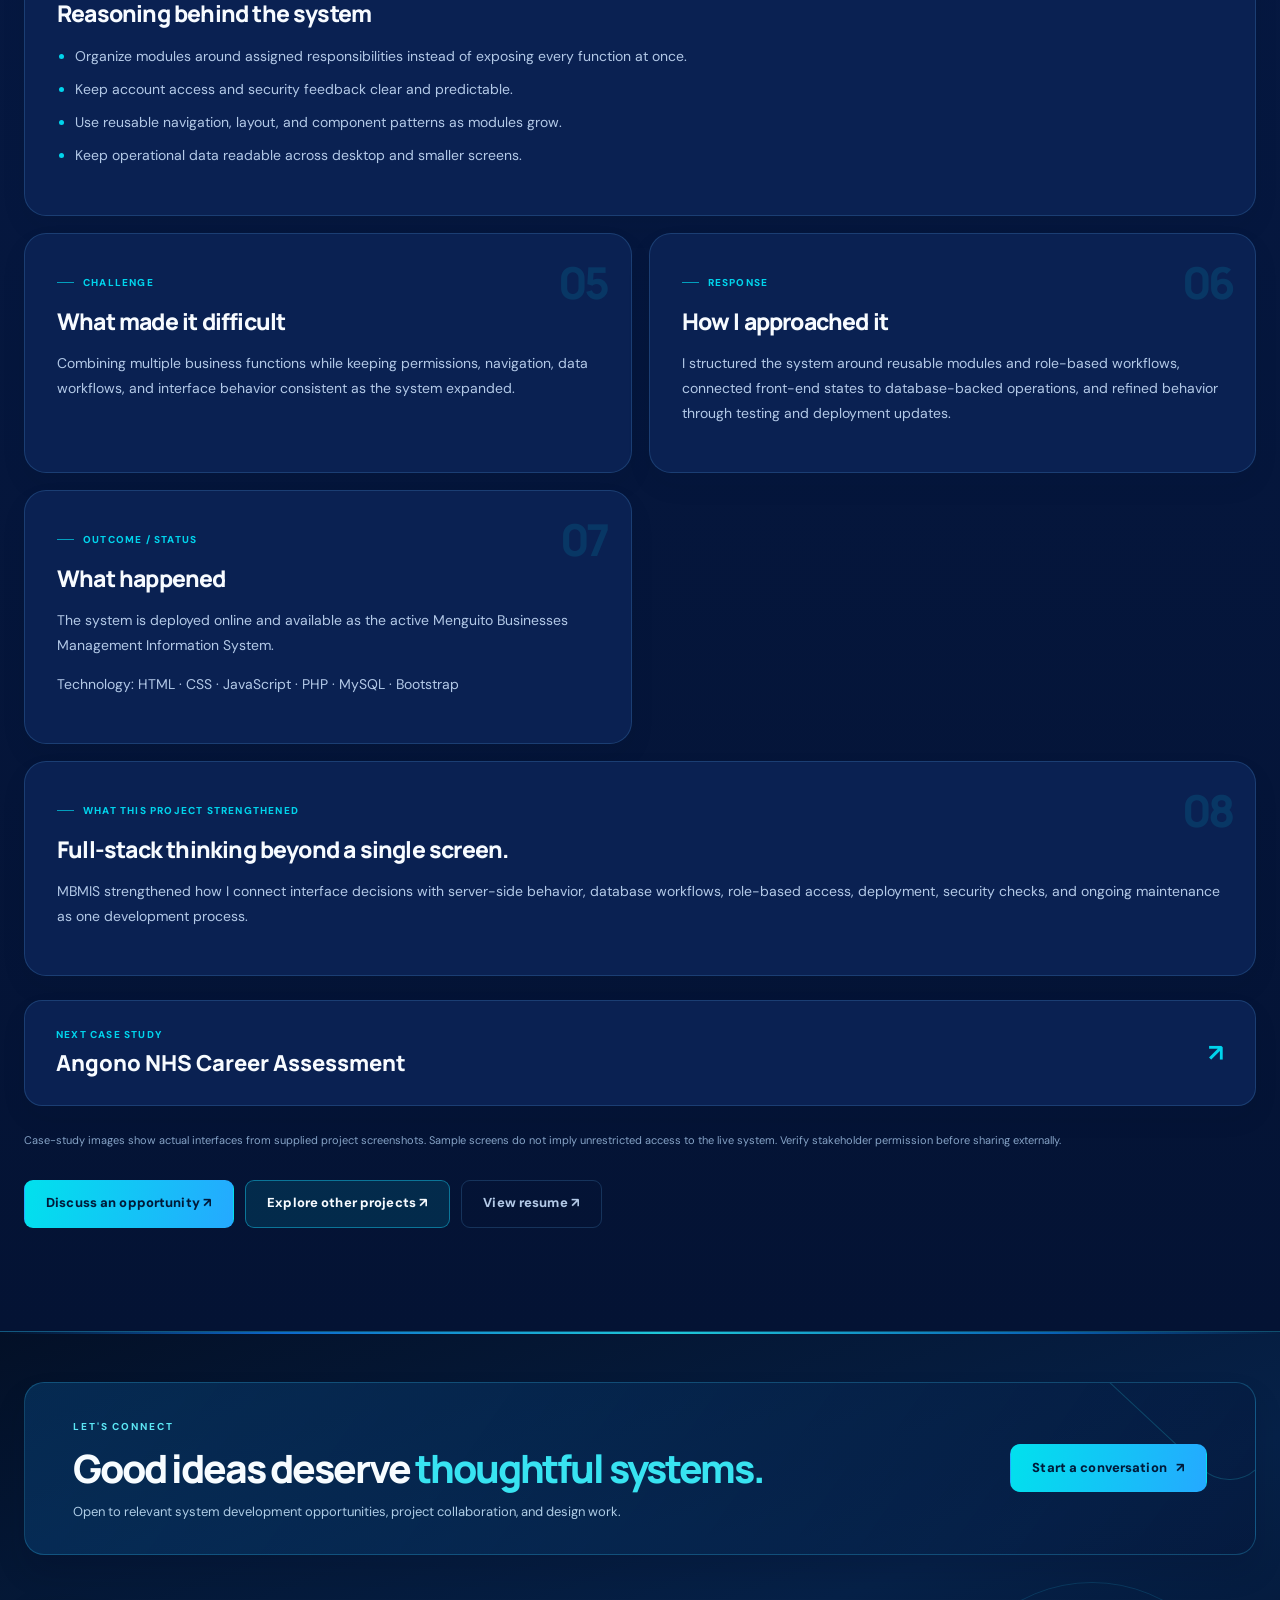
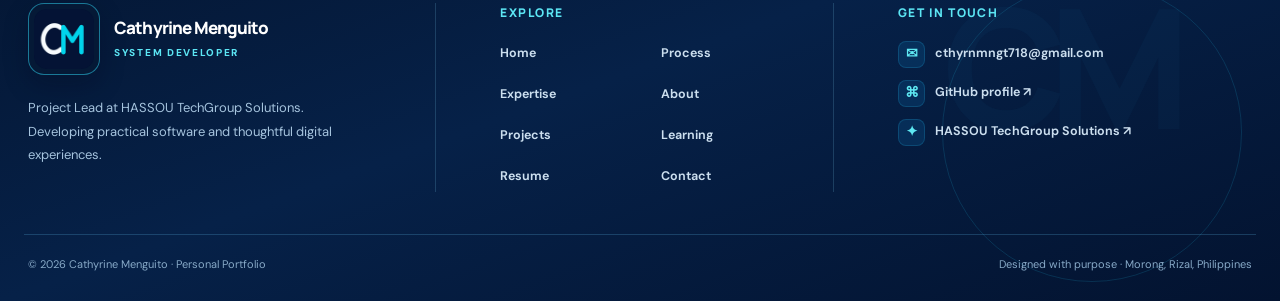
<file: work/mbmis/index.html>
<!DOCTYPE html>

<html data-theme="dark" lang="en"><head><meta charset="utf-8"/><meta content="width=device-width,initial-scale=1" name="viewport"/><meta content="#041334" name="theme-color"/><meta content="A full-stack management information system built to bring Menguito Businesses operations, records, services, assets, collections, financial information, and rol" name="description"/><meta content="Cathyrine Menguito" name="author"/><meta content="website" property="og:type"/><meta content="Menguito Businesses MIS | Case Study · Cathyrine Menguito" property="og:title"/><meta content="A full-stack management information system built to bring Menguito Businesses operations, records, services, assets, collections, financial information, and rol" property="og:description"/><meta content="https://cthyrnmngt718.github.io/work/mbmis/" property="og:url"/><meta content="https://cthyrnmngt718.github.io/assets/images/social/mbmis.jpg" property="og:image"/><meta content="summary_large_image" name="twitter:card"/><link href="https://cthyrnmngt718.github.io/work/mbmis/" rel="canonical"/><link href="/favicon.ico?v=phase1" rel="icon" sizes="any"/><link href="/favicon.svg?v=phase1" rel="icon" type="image/svg+xml"/><title>Menguito Businesses MIS | Case Study · Cathyrine Menguito</title><link href="/favicon-96x96.png?v=phase1" rel="icon" sizes="96x96" type="image/png"/><link href="/apple-touch-icon.png?v=phase1" rel="apple-touch-icon" sizes="180x180"/><link href="/site.webmanifest" rel="manifest"/><meta content="1200" property="og:image:width"/><meta content="630" property="og:image:height"/><meta content="image/jpeg" property="og:image:type"/><meta content="Menguito Businesses MIS — real project screenshot and case study by Cathyrine Menguito" property="og:image:alt"/><meta content="https://cthyrnmngt718.github.io/assets/images/social/mbmis.jpg" name="twitter:image"/><style id="portfolio-emergency-fallback">
/* Emergency presentation fallback. The full portfolio styling is in assets/css/portfolio.css. */
:root{color-scheme:dark}html[data-theme="light"]{color-scheme:light}
*,*::before,*::after{box-sizing:border-box}
body{margin:0;background:#041334;color:#f7fbff;font:400 15px/1.65 system-ui,-apple-system,"Segoe UI",sans-serif;overflow-x:hidden}
html[data-theme="light"] body{background:#f3f8ff;color:#082147}
a{color:inherit;text-decoration:none}button,input,select,textarea{font:inherit}
img,svg{max-width:100%;height:auto}button{cursor:pointer}
.wrap{width:min(1180px,calc(100% - 40px));margin-inline:auto}
.site-header{position:sticky;top:0;z-index:50;background:#061a40;border-bottom:1px solid #22618b}
html[data-theme="light"] .site-header{background:#edf5ff}
.header-inner{display:flex;flex-wrap:wrap;align-items:center;justify-content:space-between;gap:18px;padding-block:14px}
.brand-wordmark,.nav-center-logo{display:inline-flex;align-items:center}.brand-copy{font-weight:800;font-size:13px}.brand-copy small{display:block;font-size:9px;letter-spacing:.15em;text-transform:uppercase}
.nav-center-logo{width:48px;flex:none}.nav-center-logo img{width:100%;height:auto}
.nav-links{display:flex;flex-wrap:wrap;align-items:center;gap:14px;list-style:none;margin:0;padding:0}
.nav-links a{font-size:12px;font-weight:700}
.nav-actions{display:flex;align-items:center;gap:10px}
.btn,.command-btn,.theme-btn,.menu-btn{border:1px solid #1687b7;border-radius:8px;padding:10px 13px;background:transparent;color:inherit;display:inline-flex;align-items:center;justify-content:center;gap:8px}
.btn-primary{background:#15c4e8;color:#041334;border-color:#15c4e8;font-weight:800}.menu-btn{display:none}
.hero{padding:64px 0 72px}.hero-grid{display:grid;grid-template-columns:minmax(0,1.1fr) minmax(0,.9fr);align-items:center;gap:50px}
.hero h1{font-weight:800;font-size:clamp(32px,5vw,70px);line-height:1.12;letter-spacing:-.04em;margin:16px 0}
.hero h1 .line{display:block}.accent{color:#18d2e8}.hero-desc{max-width:640px}.hero-actions{display:flex;flex-wrap:wrap;gap:12px;margin-top:24px}
.portrait-wrap,.portrait-card{max-width:100%;min-width:0}.portrait-card{position:relative;overflow:hidden;border-radius:20px;border:1px solid #158db5}.portrait-card>img{width:100%;display:block;height:auto}
.portrait-caption{position:absolute;bottom:0;left:0;right:0;padding:20px;background:linear-gradient(transparent,#041334dd);color:#fff}
.section{padding:70px 0}.section h2{font-size:clamp(26px,3vw,42px);line-height:1.22}.panel,.project-card{border:1px solid #1a6e9f;border-radius:16px;padding:18px}
.expertise-grid,.projects-grid,.project-grid{display:grid;grid-template-columns:repeat(auto-fit,minmax(250px,1fr));gap:16px}
.footer{padding:40px 0;background:#051532;color:#eef7ff}.footer img{max-width:100%}
@media(max-width:850px){.hero-grid{grid-template-columns:1fr}.header-inner{justify-content:center}.nav-links{justify-content:center}.nav-actions{justify-content:center}.hero{padding:40px 0}.menu-btn{display:inline-flex}}
@media(prefers-reduced-motion:reduce){html{scroll-behavior:auto}*,*::before,*::after{animation:none!important;transition:none!important}}
</style><link href="/assets/css/portfolio.css?v=brand-v2-20261101" rel="stylesheet"/></head><body><a class="skip-link" href="#main">Skip to content</a><header class="site-header brand-v2" data-portfolio-header="true" id="topbar">
<div aria-hidden="true" class="brand-v2-glint"></div>
<div class="header-inner brand-v2-inner">
<a aria-label="Cathyrine Menguito — home" class="brand-wordmark brand-v2-identity" href="/" title="Cathyrine Menguito — Portfolio">
<span class="brand-v2-mark"><img alt="" height="54" src="/assets/images/cm-monogram.webp?v=phase1" width="54"/></span>
<span class="brand-copy"><strong>Cathyrine Menguito</strong><small>System Developer</small></span>
</a>
<nav aria-label="Main navigation" class="brand-v2-navigation" id="sitePrimaryNav"><ul class="nav-links" id="primaryNav">
<li><a href="/#home">Home</a></li><li><a href="/#expertise">Expertise</a></li>
<li><a href="/#work">Projects</a></li><li><a href="/#approach">Process</a></li>
<li><a href="/#about">About</a></li><li><a href="/#learning">Learning</a></li><li><a href="/#contact">Contact</a></li>
</ul></nav>
<div class="nav-actions brand-v2-actions">
<button aria-controls="commandDialog" aria-haspopup="dialog" aria-label="Search this portfolio" class="command-btn" id="openCommand" title="Search portfolio (Ctrl+K)" type="button"><span aria-hidden="true">⌕</span><small>Ctrl K</small></button>
<button aria-label="Switch color theme" class="theme-btn" id="themeButton" type="button">☀</button>
<a class="btn btn-primary header-cta" href="/#contact">Let's connect <span aria-hidden="true">↗</span></a>
<button aria-controls="primaryNav" aria-expanded="false" aria-label="Open navigation" class="menu-btn" id="menuButton" type="button">☰</button>
</div>
</div><div aria-hidden="true" class="reading-progress" id="readingProgress"></div>
</header><main id="main"><div class="case-hero" id="home"><div class="wrap"><a class="text-link" href="/#work">← Back to selected projects</a><div style="margin-top:31px"><span class="eyebrow">Business Operations · Full Stack · Live · 2026</span></div><h1>Menguito Businesses MIS</h1><p class="lead">A full-stack management information system built to bring Menguito Businesses operations, records, services, assets, collections, financial information, and role-based workspaces into one secure web platform.</p><div class="case-overview"><div class="case-overview-cell"><span>PROJECT TYPE</span><strong>Business operations · Full-stack</strong></div><div class="case-overview-cell"><span>ROLE</span><strong>Full-stack application development covering interfaces, PHP/MySQL operations, role-aware access, system modules, testing, and deployment.</strong></div><div class="case-overview-cell"><span>TECHNOLOGIES</span><strong>Full-stack · PHP · MySQL · Bootstrap</strong></div></div><div class="case-proofline"><span><strong>Project status: </strong>Deployed business system</span><span><strong>Contribution: </strong>Full-stack system implementation and maintenance</span></div></div></div><section class="case-gallery-section section" id="gallery"><div class="wrap"><div class="section-top" data-reveal="up"><div><span class="eyebrow">REAL INTERFACES · SELECTED SCREENS</span><h2>Inside the <span class="accent">actual system.</span></h2></div><p>These screenshots were taken from the supplied project files. The frame is decorative; the interface itself is not reconstructed.</p></div><div class="case-showcase" data-reveal="up"><img alt="Branded case-study showcase using a real Menguito Businesses interface" height="900" loading="lazy" src="/assets/images/projects/mbmis/showcase.webp" width="1600"/><div class="case-showcase-note">Original interface · Branded presentation</div></div><div class="gallery-block panel" data-gallery="mbmis" data-reveal="up"><div class="gallery-heading"><div><span class="eyebrow">SCREENSHOT GALLERY</span><h3>Explore the real UI</h3></div><span aria-live="polite" class="gallery-counter">01 / 03</span></div><figure class="gallery-figure"><button aria-label="Open displayed screenshot in full size" class="gallery-expand" type="button"><img alt="Menguito Businesses access screen" class="gallery-main" loading="lazy" src="/assets/images/projects/mbmis/screen-01.webp"/><span>↗ Expand screenshot</span></button><figcaption class="gallery-caption">Menguito Businesses access screen</figcaption></figure><div aria-label="Choose screenshot" class="gallery-thumbs" role="group"><button aria-label="View screenshot 1: Menguito Businesses access screen" aria-pressed="true" class="gallery-thumb is-active" data-caption="Menguito Businesses access screen" data-image="/assets/images/projects/mbmis/screen-01.webp" type="button"><img alt="" loading="lazy" src="/assets/images/projects/mbmis/screen-01.webp"/><span>01</span></button><button aria-label="View screenshot 2: Business dashboard and navigation" aria-pressed="false" class="gallery-thumb" data-caption="Business dashboard and navigation" data-image="/assets/images/projects/mbmis/screen-02.webp" type="button"><img alt="" loading="lazy" src="/assets/images/projects/mbmis/screen-02.webp"/><span>02</span></button><button aria-label="View screenshot 3: System status module" aria-pressed="false" class="gallery-thumb" data-caption="System status module" data-image="/assets/images/projects/mbmis/screen-03.webp" type="button"><img alt="" loading="lazy" src="/assets/images/projects/mbmis/screen-03.webp"/><span>03</span></button></div></div><p class="gallery-ethics">Images are captured from real project interfaces, with branding added only around the screenshot. These are portfolio illustrations of actual work, not live demos or access to private records.</p></div></section><section class="section alt" style="padding-top:40px"><div class="wrap"><div class="case-grid"><section class="case-section panel" data-reveal="up"><div class="case-section-index">01</div><span class="eyebrow">CONTEXT / PROBLEM</span><h2>Why this project mattered</h2><p>Business information and recurring operational tasks needed one organized system without giving every user the same tools or access.</p></section><section class="case-section panel" data-reveal="up"><div class="case-section-index">02</div><span class="eyebrow">USERS</span><h2>Who the system serves</h2><p>Authorized staff and administrators working across Menguito Businesses operations and management workflows.</p></section><section class="case-section panel" data-reveal="up"><div class="case-section-index">03</div><span class="eyebrow">MY RESPONSIBILITY</span><h2>Full-stack development</h2><p>I worked across the responsive interface, PHP application workflows, MySQL-backed data handling, role-aware account access, validation, system modules, deployment, and iterative maintenance.</p></section><section class="case-section panel wide" data-reveal="up"><div class="case-section-index">04</div><span class="eyebrow">DESIGN / DEVELOPMENT DECISIONS</span><h2>Reasoning behind the system</h2><ul class="case-points"><li>Organize modules around assigned responsibilities instead of exposing every function at once.</li><li>Keep account access and security feedback clear and predictable.</li><li>Use reusable navigation, layout, and component patterns as modules grow.</li><li>Keep operational data readable across desktop and smaller screens.</li></ul></section><section class="case-section panel" data-reveal="up"><div class="case-section-index">05</div><span class="eyebrow">CHALLENGE</span><h2>What made it difficult</h2><p>Combining multiple business functions while keeping permissions, navigation, data workflows, and interface behavior consistent as the system expanded.</p></section><section class="case-section panel" data-reveal="up"><div class="case-section-index">06</div><span class="eyebrow">RESPONSE</span><h2>How I approached it</h2><p>I structured the system around reusable modules and role-based workflows, connected front-end states to database-backed operations, and refined behavior through testing and deployment updates.</p></section><section class="case-section panel" data-reveal="up"><div class="case-section-index">07</div><span class="eyebrow">OUTCOME / STATUS</span><h2>What happened</h2><p>The system is deployed online and available as the active Menguito Businesses Management Information System.</p><p>Technology: HTML · CSS · JavaScript · PHP · MySQL · Bootstrap</p></section><section class="case-section panel wide" data-reveal="up"><div class="case-section-index">08</div><span class="eyebrow">WHAT THIS PROJECT STRENGTHENED</span><h2>Full-stack thinking beyond a single screen.</h2><p>MBMIS strengthened how I connect interface decisions with server-side behavior, database workflows, role-based access, deployment, security checks, and ongoing maintenance as one development process.</p></section></div><a class="case-next panel" data-reveal="up" href="/work/angono-career-assessment/"><span><small>NEXT CASE STUDY</small><strong>Angono NHS Career Assessment</strong></span><b aria-hidden="true">↗</b></a><p class="case-disclaimer">Case-study images show actual interfaces from supplied project screenshots. Sample screens do not imply unrestricted access to the live system. Verify stakeholder permission before sharing externally.</p><div class="case-end"><a class="btn btn-primary" href="/#contact">Discuss an opportunity ↗</a><a class="btn btn-secondary" href="/#work">Explore other projects ↗</a><a class="btn btn-subtle" href="/assets/docs/Final-Resume-Cathyrine-Menguito.pdf" rel="noopener" target="_blank">View resume ↗</a></div></div></section></main><footer class="footer brand-v2-footer" id="siteFooter">
<div class="wrap brand-v2-footer-wrap">
<div class="brand-v2-footer-cta" data-reveal="up">
<div class="footer-cta-copy"><span class="footer-section-label">LET'S CONNECT</span><h2>Good ideas deserve <span>thoughtful systems.</span></h2><p>Open to relevant system development opportunities, project collaboration, and design work.</p></div>
<a class="btn btn-primary" href="mailto:cthyrnmngt718@gmail.com?subject=Portfolio%20Inquiry">Start a conversation <span aria-hidden="true">↗</span></a>
</div>
<div class="brand-v2-footer-grid">
<section aria-label="Portfolio identity" class="brand-v2-footer-bio">
<a aria-label="Cathyrine Menguito — back to homepage" class="brand-v2-footer-brand" href="/"><span class="brand-v2-footer-logo"><img alt="" height="72" loading="lazy" src="/assets/images/cm-monogram.webp?v=phase1" width="72"/></span><span><strong>Cathyrine Menguito</strong><small>System Developer</small></span></a>
<p>Project Lead at HASSOU TechGroup Solutions. Developing practical software and thoughtful digital experiences.</p>
</section>
<nav aria-label="Footer navigation" class="brand-v2-footer-map">
<h3>Explore</h3><div class="brand-v2-footer-links"><a href="/#home">Home</a><a href="/#approach">Process</a><a href="/#expertise">Expertise</a><a href="/#about">About</a><a href="/#work">Projects</a><a href="/#learning">Learning</a><a href="/resume.html">Resume</a><a href="/#contact">Contact</a></div>
</nav>
<nav aria-label="Connect" class="brand-v2-footer-connect">
<h3>Get in touch</h3><a href="mailto:cthyrnmngt718@gmail.com"><span aria-hidden="true" class="footer-contact-symbol">✉</span><span>cthyrnmngt718@gmail.com</span></a><a href="https://github.com/CthyrnMngt718" rel="noopener noreferrer" target="_blank"><span aria-hidden="true" class="footer-contact-symbol">⌘</span><span>GitHub profile ↗</span></a><a href="https://hassou-techgroupsolutions.github.io/" rel="noopener noreferrer" target="_blank"><span aria-hidden="true" class="footer-contact-symbol">✦</span><span>HASSOU TechGroup Solutions ↗</span></a>
</nav>
</div>
<div class="brand-v2-footer-bottom"><span>© <span id="year">2026</span> Cathyrine Menguito · Personal Portfolio</span><span>Designed with purpose · Morong, Rizal, Philippines</span></div>
</div>
</footer><dialog aria-labelledby="commandTitle" class="command-dialog" id="commandDialog">
<div class="command-heading"><div><span class="eyebrow">QUICK ACCESS</span><h2 id="commandTitle">Where would you like to go?</h2></div><button aria-label="Close quick navigation" class="dialog-close" data-close-dialog="" type="button">✕</button></div>
<label class="visually-hidden" for="commandSearch">Search pages and projects</label><input aria-controls="commandResults" autocomplete="off" id="commandSearch" placeholder="Search sections, projects, resume…" type="search"/>
<div aria-label="Searchable site destinations" class="command-results" id="commandResults" role="listbox"></div>
<p class="command-hint">↑ ↓ Navigate <span>↵ Open</span> <span>Esc Close</span></p>
</dialog><nav aria-label="Previous or next page section" class="section-rail"><button aria-label="Previous section" id="sectionPrev" title="Previous section" type="button">↑</button><span aria-hidden="true" class="rail-line"></span><span aria-live="polite" class="rail-current">1</span><span aria-hidden="true" class="rail-line"></span><button aria-label="Next section" id="sectionNext" title="Next section" type="button">↓</button></nav><script src="/assets/js/portfolio.js?v=brand-v2-20261101"></script></body></html>
</file>
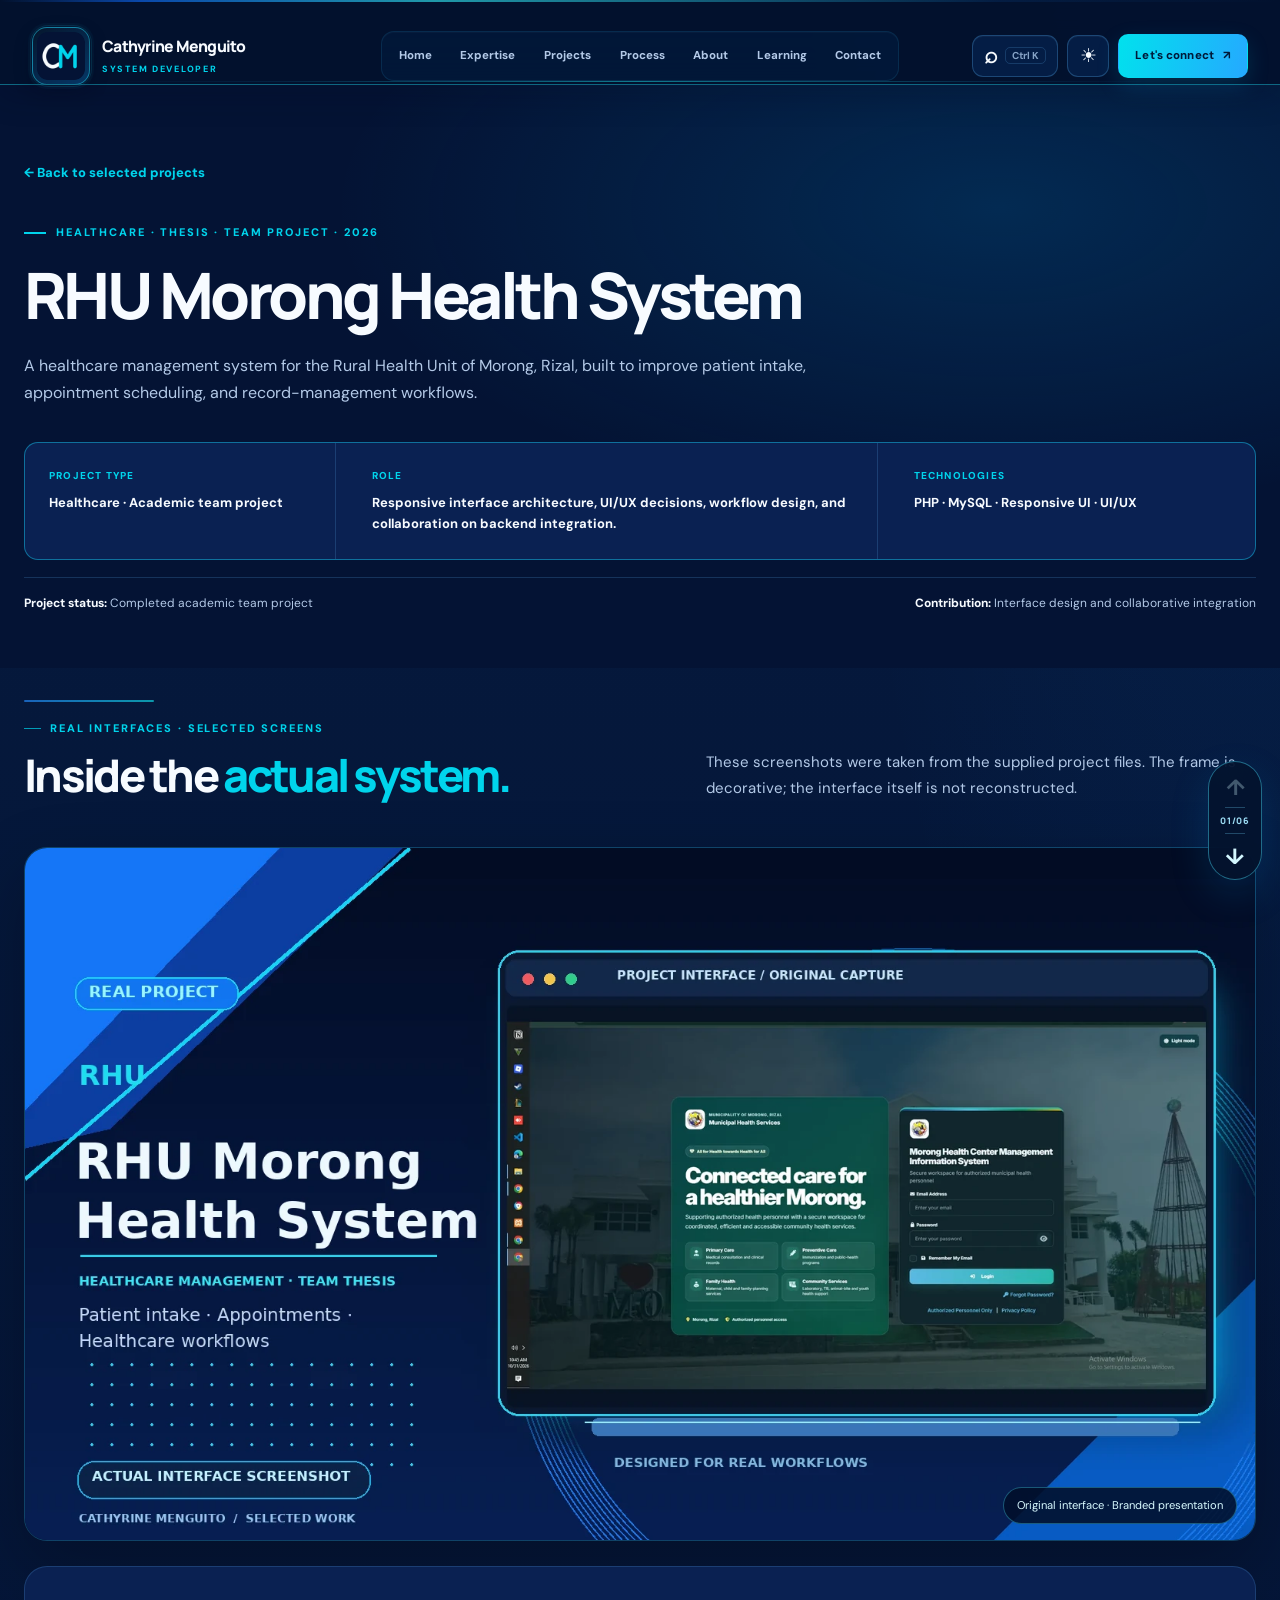
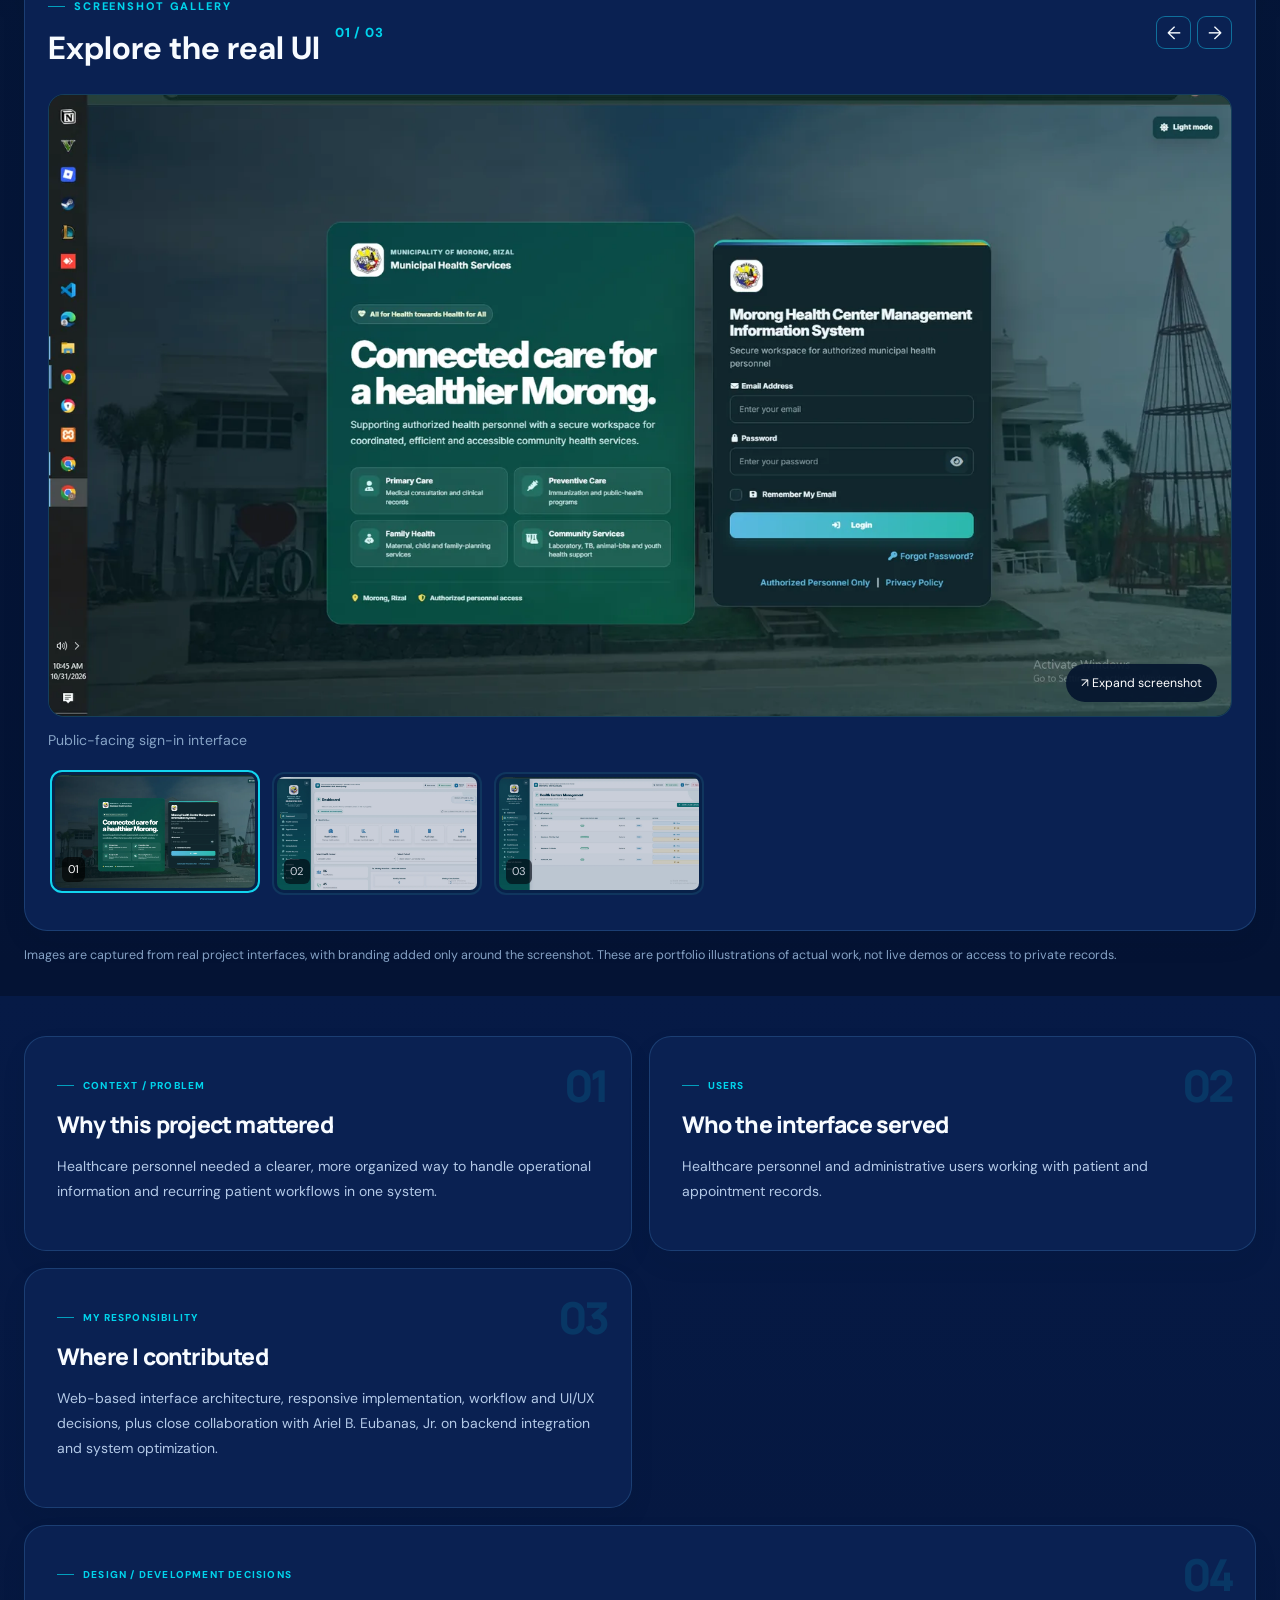
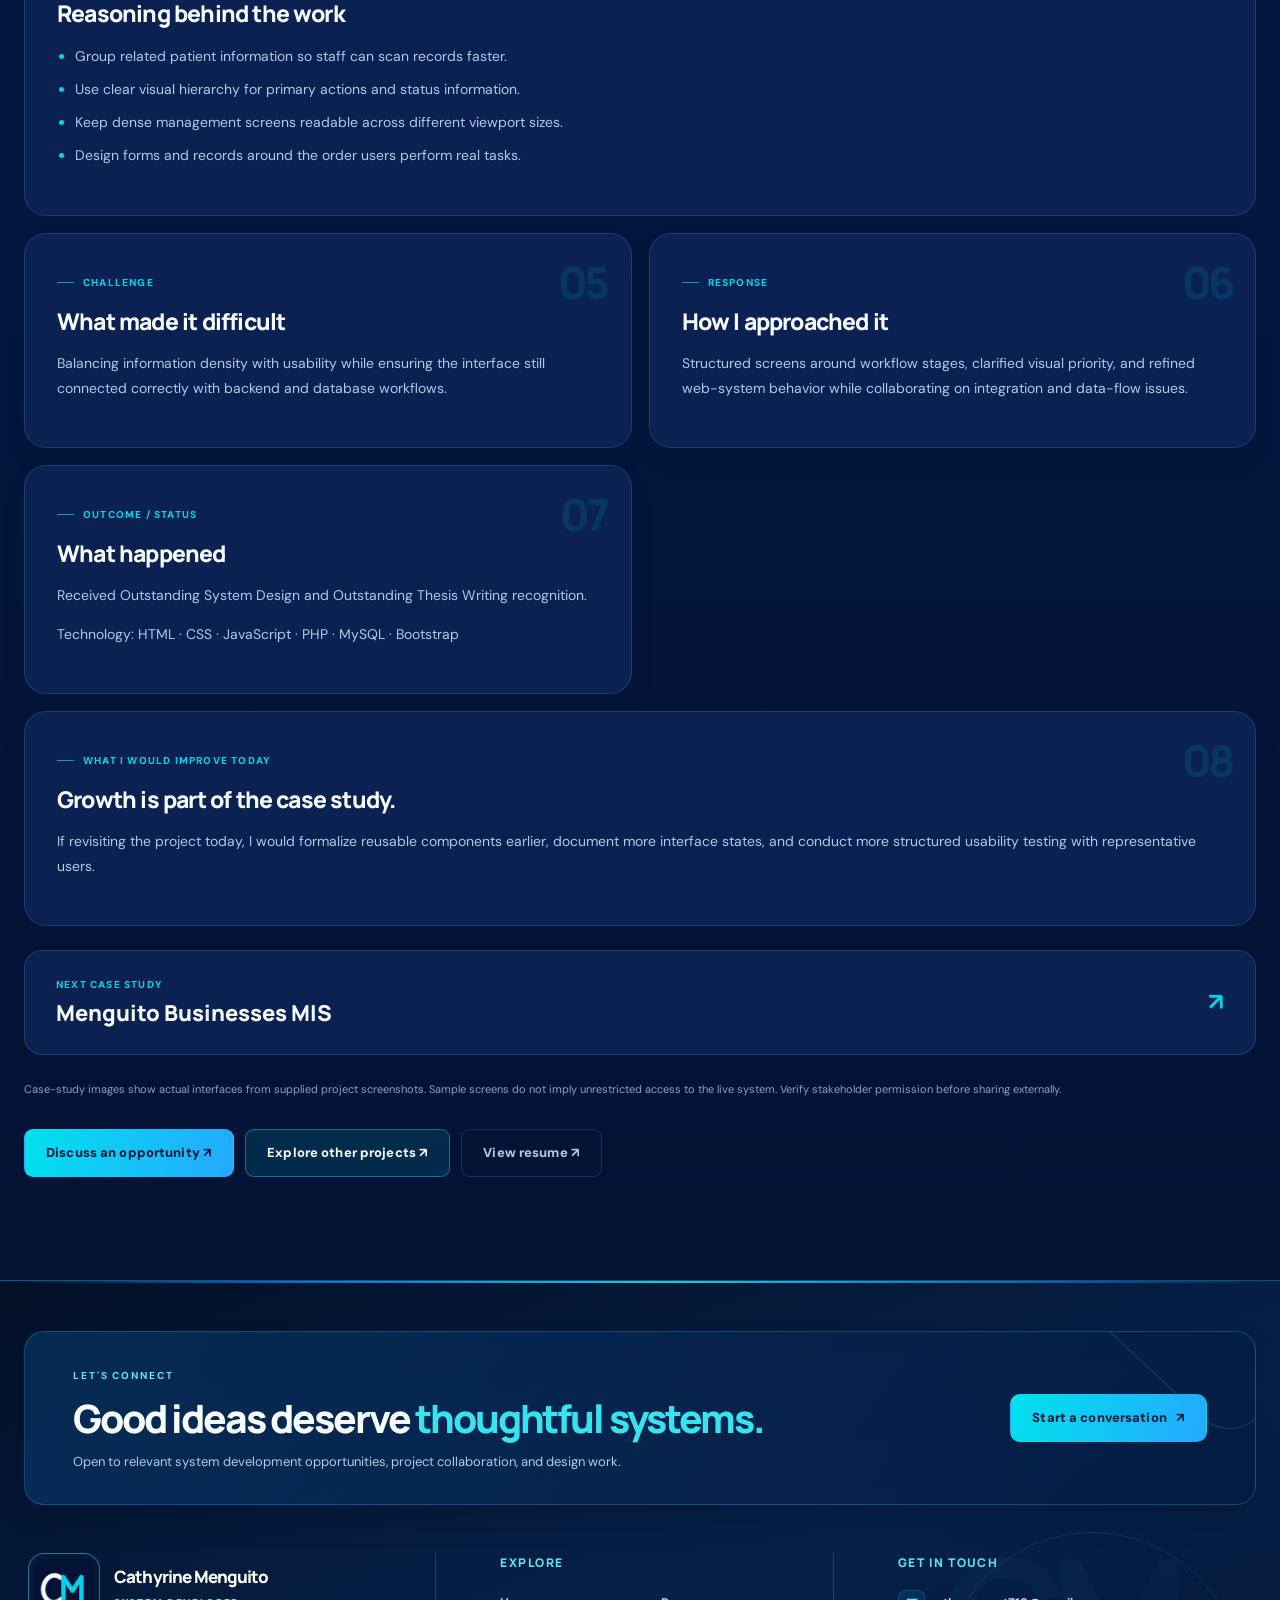
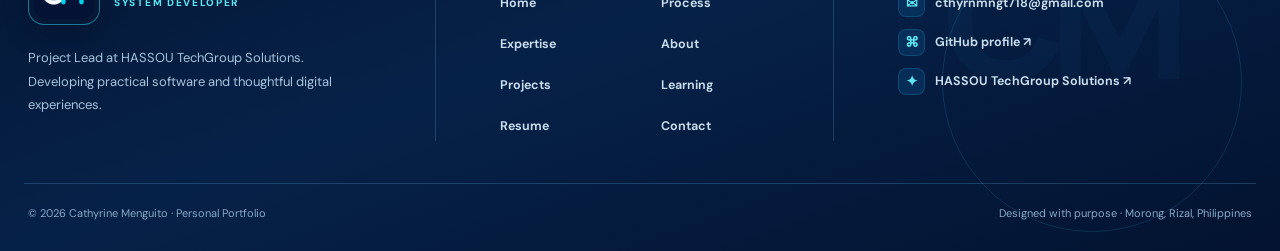
<file: work/rhu-morong/index.html>
<!DOCTYPE html>

<html data-theme="dark" lang="en"><head><meta charset="utf-8"/><meta content="width=device-width,initial-scale=1" name="viewport"/><meta content="#041334" name="theme-color"/><meta content="A healthcare management system for the Rural Health Unit of Morong, Rizal, built to improve patient intake, appointment scheduling, and record-management workfl" name="description"/><meta content="Cathyrine Menguito" name="author"/><meta content="website" property="og:type"/><meta content="RHU Morong Health System | Case Study · Cathyrine Menguito" property="og:title"/><meta content="A healthcare management system for the Rural Health Unit of Morong, Rizal, built to improve patient intake, appointment scheduling, and record-management workfl" property="og:description"/><meta content="https://cthyrnmngt718.github.io/work/rhu-morong/" property="og:url"/><meta content="https://cthyrnmngt718.github.io/assets/images/social/rhu-morong.jpg" property="og:image"/><meta content="summary_large_image" name="twitter:card"/><link href="https://cthyrnmngt718.github.io/work/rhu-morong/" rel="canonical"/><link href="/favicon.ico?v=phase1" rel="icon" sizes="any"/><link href="/favicon.svg?v=phase1" rel="icon" type="image/svg+xml"/><title>RHU Morong Health System | Case Study · Cathyrine Menguito</title><link href="/favicon-96x96.png?v=phase1" rel="icon" sizes="96x96" type="image/png"/><link href="/apple-touch-icon.png?v=phase1" rel="apple-touch-icon" sizes="180x180"/><link href="/site.webmanifest" rel="manifest"/><meta content="1200" property="og:image:width"/><meta content="630" property="og:image:height"/><meta content="image/jpeg" property="og:image:type"/><meta content="RHU Morong Health System — real project screenshot and case study by Cathyrine Menguito" property="og:image:alt"/><meta content="https://cthyrnmngt718.github.io/assets/images/social/rhu-morong.jpg" name="twitter:image"/><style id="portfolio-emergency-fallback">
/* Emergency presentation fallback. The full portfolio styling is in assets/css/portfolio.css. */
:root{color-scheme:dark}html[data-theme="light"]{color-scheme:light}
*,*::before,*::after{box-sizing:border-box}
body{margin:0;background:#041334;color:#f7fbff;font:400 15px/1.65 system-ui,-apple-system,"Segoe UI",sans-serif;overflow-x:hidden}
html[data-theme="light"] body{background:#f3f8ff;color:#082147}
a{color:inherit;text-decoration:none}button,input,select,textarea{font:inherit}
img,svg{max-width:100%;height:auto}button{cursor:pointer}
.wrap{width:min(1180px,calc(100% - 40px));margin-inline:auto}
.site-header{position:sticky;top:0;z-index:50;background:#061a40;border-bottom:1px solid #22618b}
html[data-theme="light"] .site-header{background:#edf5ff}
.header-inner{display:flex;flex-wrap:wrap;align-items:center;justify-content:space-between;gap:18px;padding-block:14px}
.brand-wordmark,.nav-center-logo{display:inline-flex;align-items:center}.brand-copy{font-weight:800;font-size:13px}.brand-copy small{display:block;font-size:9px;letter-spacing:.15em;text-transform:uppercase}
.nav-center-logo{width:48px;flex:none}.nav-center-logo img{width:100%;height:auto}
.nav-links{display:flex;flex-wrap:wrap;align-items:center;gap:14px;list-style:none;margin:0;padding:0}
.nav-links a{font-size:12px;font-weight:700}
.nav-actions{display:flex;align-items:center;gap:10px}
.btn,.command-btn,.theme-btn,.menu-btn{border:1px solid #1687b7;border-radius:8px;padding:10px 13px;background:transparent;color:inherit;display:inline-flex;align-items:center;justify-content:center;gap:8px}
.btn-primary{background:#15c4e8;color:#041334;border-color:#15c4e8;font-weight:800}.menu-btn{display:none}
.hero{padding:64px 0 72px}.hero-grid{display:grid;grid-template-columns:minmax(0,1.1fr) minmax(0,.9fr);align-items:center;gap:50px}
.hero h1{font-weight:800;font-size:clamp(32px,5vw,70px);line-height:1.12;letter-spacing:-.04em;margin:16px 0}
.hero h1 .line{display:block}.accent{color:#18d2e8}.hero-desc{max-width:640px}.hero-actions{display:flex;flex-wrap:wrap;gap:12px;margin-top:24px}
.portrait-wrap,.portrait-card{max-width:100%;min-width:0}.portrait-card{position:relative;overflow:hidden;border-radius:20px;border:1px solid #158db5}.portrait-card>img{width:100%;display:block;height:auto}
.portrait-caption{position:absolute;bottom:0;left:0;right:0;padding:20px;background:linear-gradient(transparent,#041334dd);color:#fff}
.section{padding:70px 0}.section h2{font-size:clamp(26px,3vw,42px);line-height:1.22}.panel,.project-card{border:1px solid #1a6e9f;border-radius:16px;padding:18px}
.expertise-grid,.projects-grid,.project-grid{display:grid;grid-template-columns:repeat(auto-fit,minmax(250px,1fr));gap:16px}
.footer{padding:40px 0;background:#051532;color:#eef7ff}.footer img{max-width:100%}
@media(max-width:850px){.hero-grid{grid-template-columns:1fr}.header-inner{justify-content:center}.nav-links{justify-content:center}.nav-actions{justify-content:center}.hero{padding:40px 0}.menu-btn{display:inline-flex}}
@media(prefers-reduced-motion:reduce){html{scroll-behavior:auto}*,*::before,*::after{animation:none!important;transition:none!important}}
</style><link href="/assets/css/portfolio.css?v=brand-v2-20261101" rel="stylesheet"/></head><body><a class="skip-link" href="#main">Skip to content</a><header class="site-header brand-v2" data-portfolio-header="true" id="topbar">
<div aria-hidden="true" class="brand-v2-glint"></div>
<div class="header-inner brand-v2-inner">
<a aria-label="Cathyrine Menguito — home" class="brand-wordmark brand-v2-identity" href="/" title="Cathyrine Menguito — Portfolio">
<span class="brand-v2-mark"><img alt="" height="54" src="/assets/images/cm-monogram.webp?v=phase1" width="54"/></span>
<span class="brand-copy"><strong>Cathyrine Menguito</strong><small>System Developer</small></span>
</a>
<nav aria-label="Main navigation" class="brand-v2-navigation" id="sitePrimaryNav"><ul class="nav-links" id="primaryNav">
<li><a href="/#home">Home</a></li><li><a href="/#expertise">Expertise</a></li>
<li><a href="/#work">Projects</a></li><li><a href="/#approach">Process</a></li>
<li><a href="/#about">About</a></li><li><a href="/#learning">Learning</a></li><li><a href="/#contact">Contact</a></li>
</ul></nav>
<div class="nav-actions brand-v2-actions">
<button aria-controls="commandDialog" aria-haspopup="dialog" aria-label="Search this portfolio" class="command-btn" id="openCommand" title="Search portfolio (Ctrl+K)" type="button"><span aria-hidden="true">⌕</span><small>Ctrl K</small></button>
<button aria-label="Switch color theme" class="theme-btn" id="themeButton" type="button">☀</button>
<a class="btn btn-primary header-cta" href="/#contact">Let's connect <span aria-hidden="true">↗</span></a>
<button aria-controls="primaryNav" aria-expanded="false" aria-label="Open navigation" class="menu-btn" id="menuButton" type="button">☰</button>
</div>
</div><div aria-hidden="true" class="reading-progress" id="readingProgress"></div>
</header><main id="main"><div class="case-hero" id="home"><div class="wrap"><a class="text-link" href="/#work">← Back to selected projects</a><div style="margin-top:31px"><span class="eyebrow">Healthcare · Thesis · Team project · 2026</span></div><h1>RHU Morong Health System</h1><p class="lead">A healthcare management system for the Rural Health Unit of Morong, Rizal, built to improve patient intake, appointment scheduling, and record-management workflows.</p><div class="case-overview"><div class="case-overview-cell"><span>PROJECT TYPE</span><strong>Healthcare · Academic team project</strong></div><div class="case-overview-cell"><span>ROLE</span><strong>Responsive interface architecture, UI/UX decisions, workflow design, and collaboration on backend integration.</strong></div><div class="case-overview-cell"><span>TECHNOLOGIES</span><strong>PHP · MySQL · Responsive UI · UI/UX</strong></div></div><div class="case-proofline"><span><strong>Project status: </strong>Completed academic team project</span><span><strong>Contribution: </strong>Interface design and collaborative integration</span></div></div></div><section class="case-gallery-section section" id="gallery"><div class="wrap"><div class="section-top" data-reveal="up"><div><span class="eyebrow">REAL INTERFACES · SELECTED SCREENS</span><h2>Inside the <span class="accent">actual system.</span></h2></div><p>These screenshots were taken from the supplied project files. The frame is decorative; the interface itself is not reconstructed.</p></div><div class="case-showcase" data-reveal="up"><img alt="Branded case-study showcase using a real RHU Morong interface" height="900" loading="lazy" src="/assets/images/projects/rhu-morong/showcase.webp" width="1600"/><div class="case-showcase-note">Original interface · Branded presentation</div></div><div class="gallery-block panel" data-gallery="rhu-morong" data-reveal="up"><div class="gallery-heading"><div><span class="eyebrow">SCREENSHOT GALLERY</span><h3>Explore the real UI</h3></div><span aria-live="polite" class="gallery-counter">01 / 03</span></div><figure class="gallery-figure"><button aria-label="Open displayed screenshot in full size" class="gallery-expand" type="button"><img alt="Public-facing sign-in interface" class="gallery-main" loading="lazy" src="/assets/images/projects/rhu-morong/screen-01.webp"/><span>↗ Expand screenshot</span></button><figcaption class="gallery-caption">Public-facing sign-in interface</figcaption></figure><div aria-label="Choose screenshot" class="gallery-thumbs" role="group"><button aria-label="View screenshot 1: Public-facing sign-in interface" aria-pressed="true" class="gallery-thumb is-active" data-caption="Public-facing sign-in interface" data-image="/assets/images/projects/rhu-morong/screen-01.webp" type="button"><img alt="" loading="lazy" src="/assets/images/projects/rhu-morong/screen-01.webp"/><span>01</span></button><button aria-label="View screenshot 2: Administrative dashboard overview" aria-pressed="false" class="gallery-thumb" data-caption="Administrative dashboard overview" data-image="/assets/images/projects/rhu-morong/screen-02.webp" type="button"><img alt="" loading="lazy" src="/assets/images/projects/rhu-morong/screen-02.webp"/><span>02</span></button><button aria-label="View screenshot 3: Health center management view" aria-pressed="false" class="gallery-thumb" data-caption="Health center management view" data-image="/assets/images/projects/rhu-morong/screen-03.webp" type="button"><img alt="" loading="lazy" src="/assets/images/projects/rhu-morong/screen-03.webp"/><span>03</span></button></div></div><p class="gallery-ethics">Images are captured from real project interfaces, with branding added only around the screenshot. These are portfolio illustrations of actual work, not live demos or access to private records.</p></div></section><section class="section alt" style="padding-top:40px"><div class="wrap"><div class="case-grid"><section class="case-section panel" data-reveal="up"><div class="case-section-index">01</div><span class="eyebrow">CONTEXT / PROBLEM</span><h2>Why this project mattered</h2><p>Healthcare personnel needed a clearer, more organized way to handle operational information and recurring patient workflows in one system.</p></section><section class="case-section panel" data-reveal="up"><div class="case-section-index">02</div><span class="eyebrow">USERS</span><h2>Who the interface served</h2><p>Healthcare personnel and administrative users working with patient and appointment records.</p></section><section class="case-section panel" data-reveal="up"><div class="case-section-index">03</div><span class="eyebrow">MY RESPONSIBILITY</span><h2>Where I contributed</h2><p>Web-based interface architecture, responsive implementation, workflow and UI/UX decisions, plus close collaboration with Ariel B. Eubanas, Jr. on backend integration and system optimization.</p></section><section class="case-section panel wide" data-reveal="up"><div class="case-section-index">04</div><span class="eyebrow">DESIGN / DEVELOPMENT DECISIONS</span><h2>Reasoning behind the work</h2><ul class="case-points"><li>Group related patient information so staff can scan records faster.</li><li>Use clear visual hierarchy for primary actions and status information.</li><li>Keep dense management screens readable across different viewport sizes.</li><li>Design forms and records around the order users perform real tasks.</li></ul></section><section class="case-section panel" data-reveal="up"><div class="case-section-index">05</div><span class="eyebrow">CHALLENGE</span><h2>What made it difficult</h2><p>Balancing information density with usability while ensuring the interface still connected correctly with backend and database workflows.</p></section><section class="case-section panel" data-reveal="up"><div class="case-section-index">06</div><span class="eyebrow">RESPONSE</span><h2>How I approached it</h2><p>Structured screens around workflow stages, clarified visual priority, and refined web-system behavior while collaborating on integration and data-flow issues.</p></section><section class="case-section panel" data-reveal="up"><div class="case-section-index">07</div><span class="eyebrow">OUTCOME / STATUS</span><h2>What happened</h2><p>Received Outstanding System Design and Outstanding Thesis Writing recognition.</p><p>Technology: HTML · CSS · JavaScript · PHP · MySQL · Bootstrap</p></section><section class="case-section panel wide" data-reveal="up"><div class="case-section-index">08</div><span class="eyebrow">WHAT I WOULD IMPROVE TODAY</span><h2>Growth is part of the case study.</h2><p>If revisiting the project today, I would formalize reusable components earlier, document more interface states, and conduct more structured usability testing with representative users.</p></section></div><a class="case-next panel" data-reveal="up" href="/work/mbmis/"><span><small>NEXT CASE STUDY</small><strong>Menguito Businesses MIS</strong></span><b aria-hidden="true">↗</b></a><p class="case-disclaimer">Case-study images show actual interfaces from supplied project screenshots. Sample screens do not imply unrestricted access to the live system. Verify stakeholder permission before sharing externally.</p><div class="case-end"><a class="btn btn-primary" href="/#contact">Discuss an opportunity ↗</a><a class="btn btn-secondary" href="/#work">Explore other projects ↗</a><a class="btn btn-subtle" href="/assets/docs/Final-Resume-Cathyrine-Menguito.pdf" rel="noopener" target="_blank">View resume ↗</a></div></div></section></main><footer class="footer brand-v2-footer" id="siteFooter">
<div class="wrap brand-v2-footer-wrap">
<div class="brand-v2-footer-cta" data-reveal="up">
<div class="footer-cta-copy"><span class="footer-section-label">LET'S CONNECT</span><h2>Good ideas deserve <span>thoughtful systems.</span></h2><p>Open to relevant system development opportunities, project collaboration, and design work.</p></div>
<a class="btn btn-primary" href="mailto:cthyrnmngt718@gmail.com?subject=Portfolio%20Inquiry">Start a conversation <span aria-hidden="true">↗</span></a>
</div>
<div class="brand-v2-footer-grid">
<section aria-label="Portfolio identity" class="brand-v2-footer-bio">
<a aria-label="Cathyrine Menguito — back to homepage" class="brand-v2-footer-brand" href="/"><span class="brand-v2-footer-logo"><img alt="" height="72" loading="lazy" src="/assets/images/cm-monogram.webp?v=phase1" width="72"/></span><span><strong>Cathyrine Menguito</strong><small>System Developer</small></span></a>
<p>Project Lead at HASSOU TechGroup Solutions. Developing practical software and thoughtful digital experiences.</p>
</section>
<nav aria-label="Footer navigation" class="brand-v2-footer-map">
<h3>Explore</h3><div class="brand-v2-footer-links"><a href="/#home">Home</a><a href="/#approach">Process</a><a href="/#expertise">Expertise</a><a href="/#about">About</a><a href="/#work">Projects</a><a href="/#learning">Learning</a><a href="/resume.html">Resume</a><a href="/#contact">Contact</a></div>
</nav>
<nav aria-label="Connect" class="brand-v2-footer-connect">
<h3>Get in touch</h3><a href="mailto:cthyrnmngt718@gmail.com"><span aria-hidden="true" class="footer-contact-symbol">✉</span><span>cthyrnmngt718@gmail.com</span></a><a href="https://github.com/CthyrnMngt718" rel="noopener noreferrer" target="_blank"><span aria-hidden="true" class="footer-contact-symbol">⌘</span><span>GitHub profile ↗</span></a><a href="https://hassou-techgroupsolutions.github.io/" rel="noopener noreferrer" target="_blank"><span aria-hidden="true" class="footer-contact-symbol">✦</span><span>HASSOU TechGroup Solutions ↗</span></a>
</nav>
</div>
<div class="brand-v2-footer-bottom"><span>© <span id="year">2026</span> Cathyrine Menguito · Personal Portfolio</span><span>Designed with purpose · Morong, Rizal, Philippines</span></div>
</div>
</footer><dialog aria-labelledby="commandTitle" class="command-dialog" id="commandDialog">
<div class="command-heading"><div><span class="eyebrow">QUICK ACCESS</span><h2 id="commandTitle">Where would you like to go?</h2></div><button aria-label="Close quick navigation" class="dialog-close" data-close-dialog="" type="button">✕</button></div>
<label class="visually-hidden" for="commandSearch">Search pages and projects</label><input aria-controls="commandResults" autocomplete="off" id="commandSearch" placeholder="Search sections, projects, resume…" type="search"/>
<div aria-label="Searchable site destinations" class="command-results" id="commandResults" role="listbox"></div>
<p class="command-hint">↑ ↓ Navigate <span>↵ Open</span> <span>Esc Close</span></p>
</dialog><nav aria-label="Previous or next page section" class="section-rail"><button aria-label="Previous section" id="sectionPrev" title="Previous section" type="button">↑</button><span aria-hidden="true" class="rail-line"></span><span aria-live="polite" class="rail-current">1</span><span aria-hidden="true" class="rail-line"></span><button aria-label="Next section" id="sectionNext" title="Next section" type="button">↓</button></nav><script src="/assets/js/portfolio.js?v=brand-v2-20261101"></script></body></html>
</file>
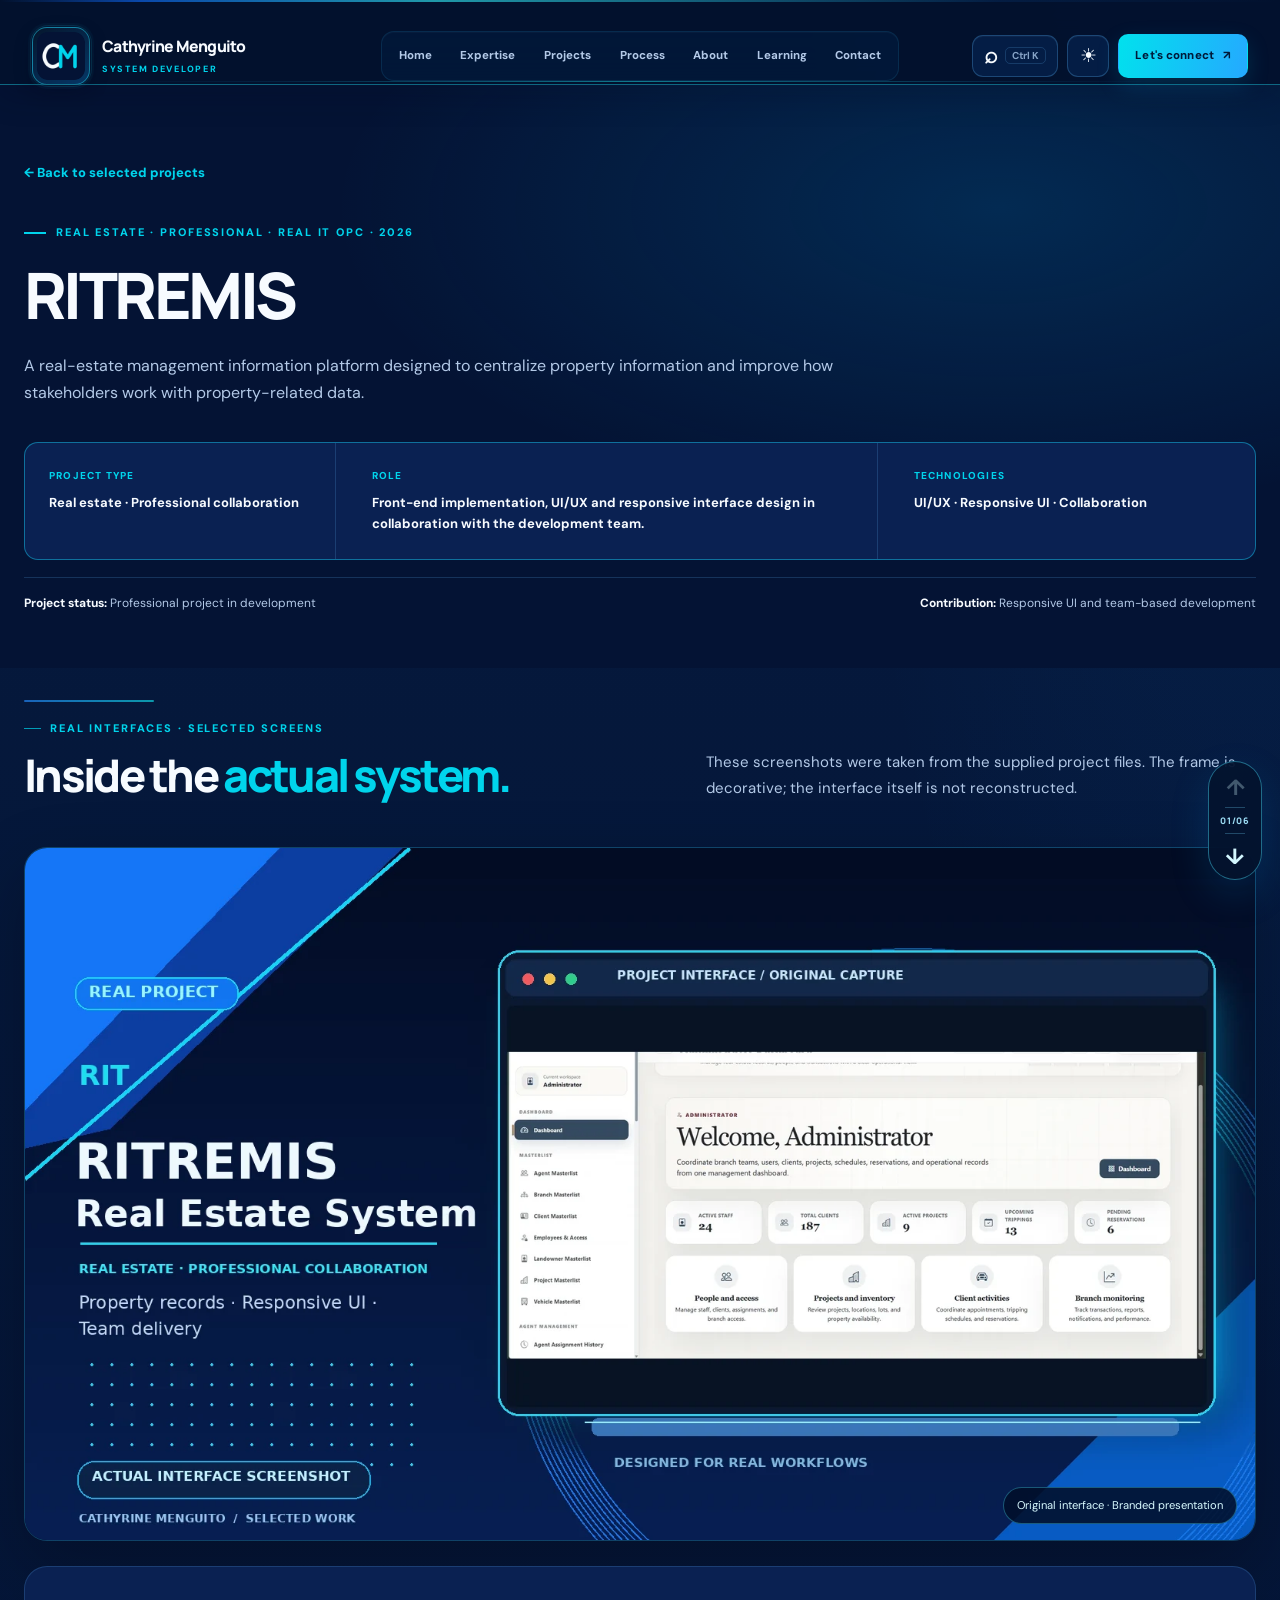
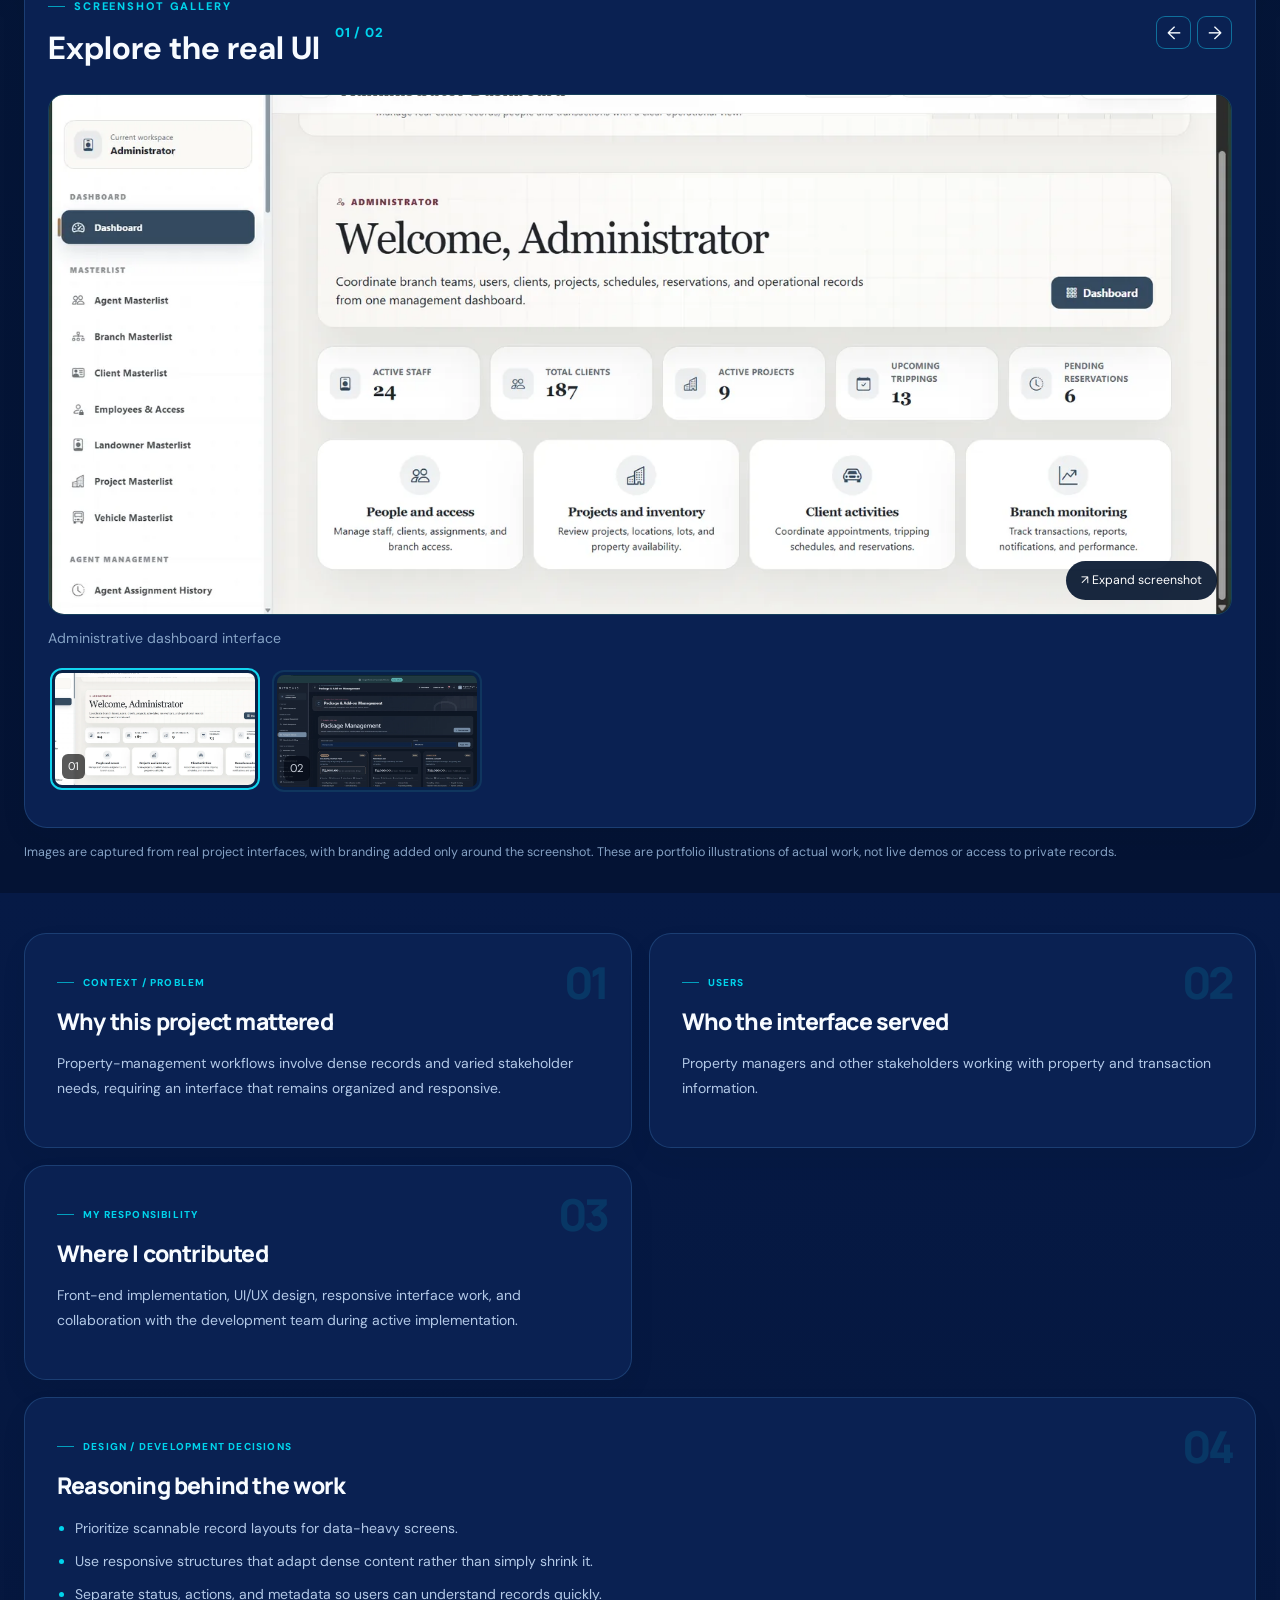
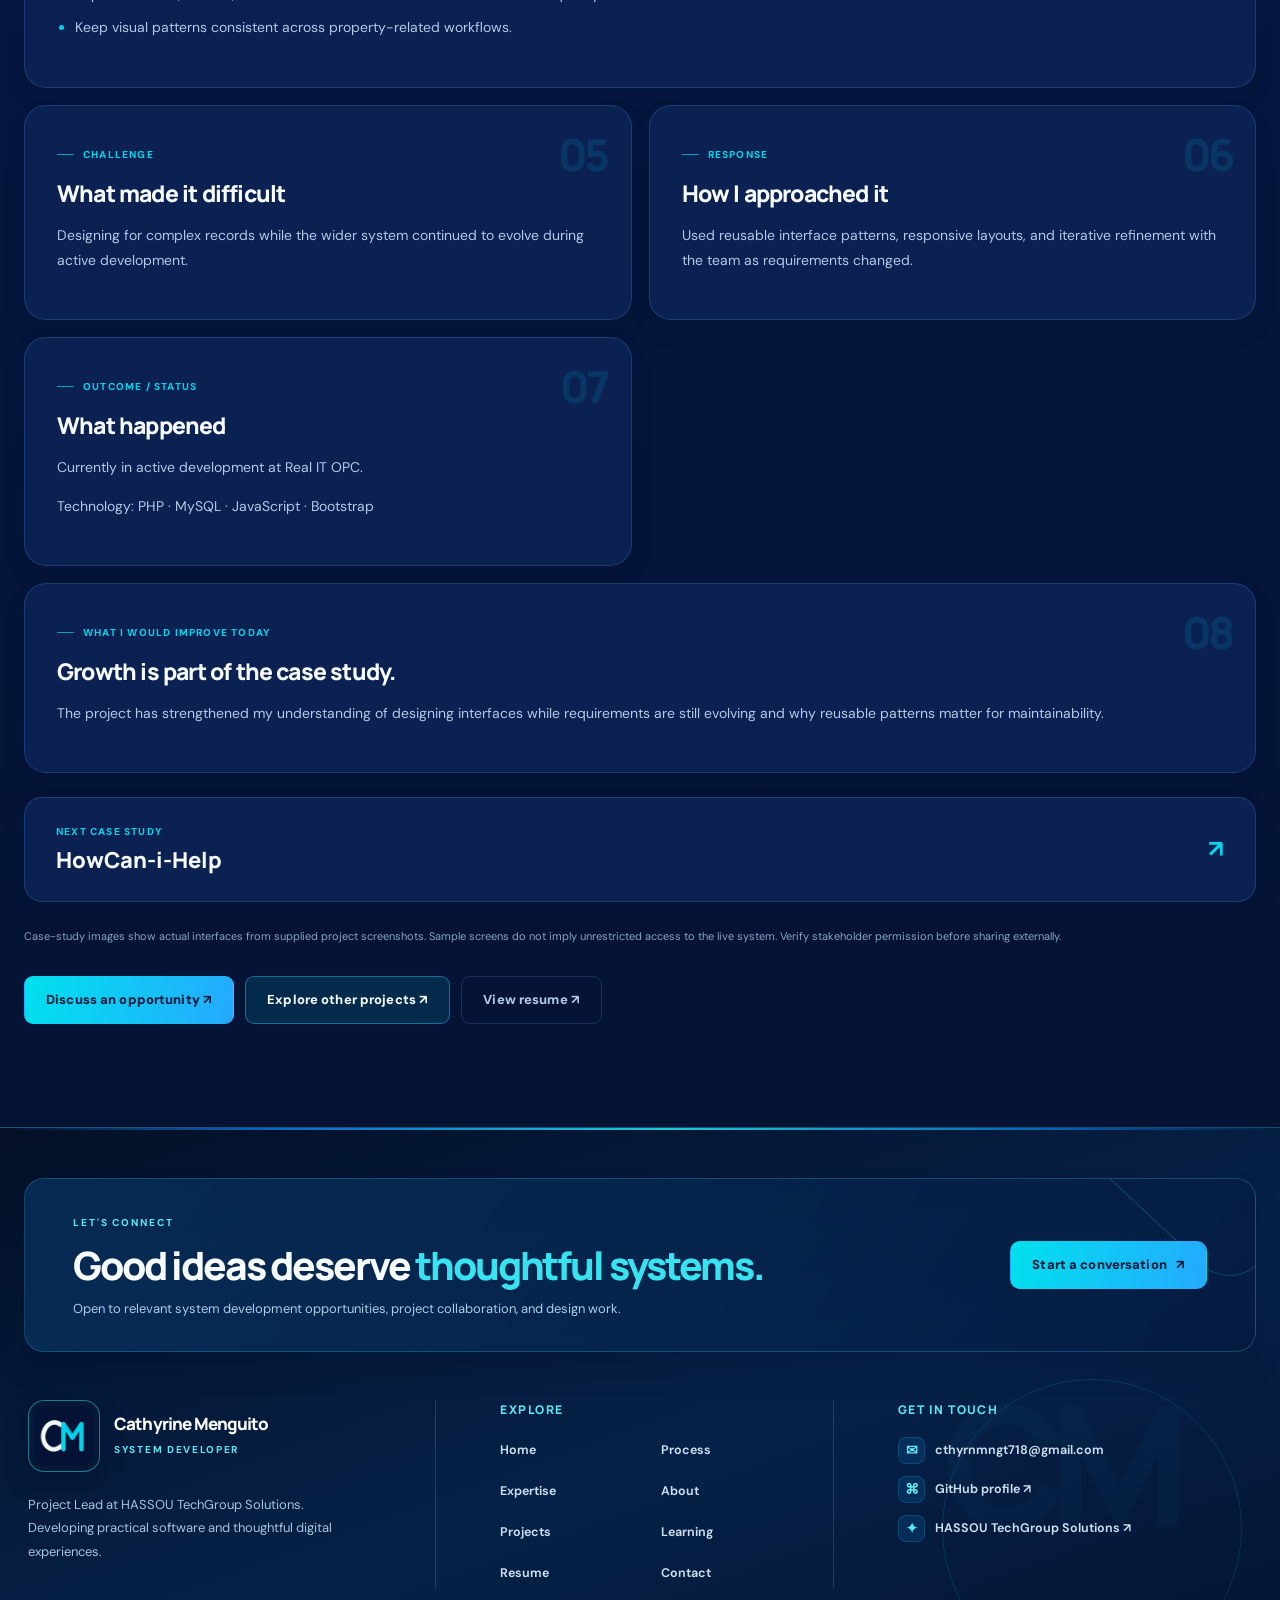
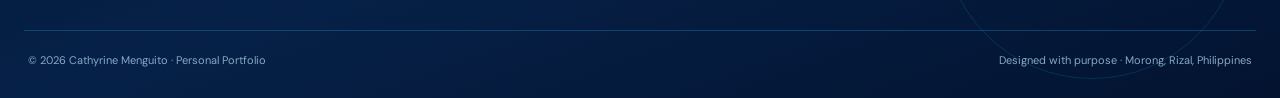
<file: work/ritremis/index.html>
<!DOCTYPE html>

<html data-theme="dark" lang="en"><head><meta charset="utf-8"/><meta content="width=device-width,initial-scale=1" name="viewport"/><meta content="#041334" name="theme-color"/><meta content="A real-estate management information platform designed to centralize property information and improve how stakeholders work with property-related data." name="description"/><meta content="Cathyrine Menguito" name="author"/><meta content="website" property="og:type"/><meta content="RITREMIS | Case Study · Cathyrine Menguito" property="og:title"/><meta content="A real-estate management information platform designed to centralize property information and improve how stakeholders work with property-related data." property="og:description"/><meta content="https://cthyrnmngt718.github.io/work/ritremis/" property="og:url"/><meta content="https://cthyrnmngt718.github.io/assets/images/social/ritremis.jpg" property="og:image"/><meta content="summary_large_image" name="twitter:card"/><link href="https://cthyrnmngt718.github.io/work/ritremis/" rel="canonical"/><link href="/favicon.ico?v=phase1" rel="icon" sizes="any"/><link href="/favicon.svg?v=phase1" rel="icon" type="image/svg+xml"/><title>RITREMIS | Case Study · Cathyrine Menguito</title><link href="/favicon-96x96.png?v=phase1" rel="icon" sizes="96x96" type="image/png"/><link href="/apple-touch-icon.png?v=phase1" rel="apple-touch-icon" sizes="180x180"/><link href="/site.webmanifest" rel="manifest"/><meta content="1200" property="og:image:width"/><meta content="630" property="og:image:height"/><meta content="image/jpeg" property="og:image:type"/><meta content="RITREMIS — real project screenshot and case study by Cathyrine Menguito" property="og:image:alt"/><meta content="https://cthyrnmngt718.github.io/assets/images/social/ritremis.jpg" name="twitter:image"/><style id="portfolio-emergency-fallback">
/* Emergency presentation fallback. The full portfolio styling is in assets/css/portfolio.css. */
:root{color-scheme:dark}html[data-theme="light"]{color-scheme:light}
*,*::before,*::after{box-sizing:border-box}
body{margin:0;background:#041334;color:#f7fbff;font:400 15px/1.65 system-ui,-apple-system,"Segoe UI",sans-serif;overflow-x:hidden}
html[data-theme="light"] body{background:#f3f8ff;color:#082147}
a{color:inherit;text-decoration:none}button,input,select,textarea{font:inherit}
img,svg{max-width:100%;height:auto}button{cursor:pointer}
.wrap{width:min(1180px,calc(100% - 40px));margin-inline:auto}
.site-header{position:sticky;top:0;z-index:50;background:#061a40;border-bottom:1px solid #22618b}
html[data-theme="light"] .site-header{background:#edf5ff}
.header-inner{display:flex;flex-wrap:wrap;align-items:center;justify-content:space-between;gap:18px;padding-block:14px}
.brand-wordmark,.nav-center-logo{display:inline-flex;align-items:center}.brand-copy{font-weight:800;font-size:13px}.brand-copy small{display:block;font-size:9px;letter-spacing:.15em;text-transform:uppercase}
.nav-center-logo{width:48px;flex:none}.nav-center-logo img{width:100%;height:auto}
.nav-links{display:flex;flex-wrap:wrap;align-items:center;gap:14px;list-style:none;margin:0;padding:0}
.nav-links a{font-size:12px;font-weight:700}
.nav-actions{display:flex;align-items:center;gap:10px}
.btn,.command-btn,.theme-btn,.menu-btn{border:1px solid #1687b7;border-radius:8px;padding:10px 13px;background:transparent;color:inherit;display:inline-flex;align-items:center;justify-content:center;gap:8px}
.btn-primary{background:#15c4e8;color:#041334;border-color:#15c4e8;font-weight:800}.menu-btn{display:none}
.hero{padding:64px 0 72px}.hero-grid{display:grid;grid-template-columns:minmax(0,1.1fr) minmax(0,.9fr);align-items:center;gap:50px}
.hero h1{font-weight:800;font-size:clamp(32px,5vw,70px);line-height:1.12;letter-spacing:-.04em;margin:16px 0}
.hero h1 .line{display:block}.accent{color:#18d2e8}.hero-desc{max-width:640px}.hero-actions{display:flex;flex-wrap:wrap;gap:12px;margin-top:24px}
.portrait-wrap,.portrait-card{max-width:100%;min-width:0}.portrait-card{position:relative;overflow:hidden;border-radius:20px;border:1px solid #158db5}.portrait-card>img{width:100%;display:block;height:auto}
.portrait-caption{position:absolute;bottom:0;left:0;right:0;padding:20px;background:linear-gradient(transparent,#041334dd);color:#fff}
.section{padding:70px 0}.section h2{font-size:clamp(26px,3vw,42px);line-height:1.22}.panel,.project-card{border:1px solid #1a6e9f;border-radius:16px;padding:18px}
.expertise-grid,.projects-grid,.project-grid{display:grid;grid-template-columns:repeat(auto-fit,minmax(250px,1fr));gap:16px}
.footer{padding:40px 0;background:#051532;color:#eef7ff}.footer img{max-width:100%}
@media(max-width:850px){.hero-grid{grid-template-columns:1fr}.header-inner{justify-content:center}.nav-links{justify-content:center}.nav-actions{justify-content:center}.hero{padding:40px 0}.menu-btn{display:inline-flex}}
@media(prefers-reduced-motion:reduce){html{scroll-behavior:auto}*,*::before,*::after{animation:none!important;transition:none!important}}
</style><link href="/assets/css/portfolio.css?v=brand-v2-20261101" rel="stylesheet"/></head><body><a class="skip-link" href="#main">Skip to content</a><header class="site-header brand-v2" data-portfolio-header="true" id="topbar">
<div aria-hidden="true" class="brand-v2-glint"></div>
<div class="header-inner brand-v2-inner">
<a aria-label="Cathyrine Menguito — home" class="brand-wordmark brand-v2-identity" href="/" title="Cathyrine Menguito — Portfolio">
<span class="brand-v2-mark"><img alt="" height="54" src="/assets/images/cm-monogram.webp?v=phase1" width="54"/></span>
<span class="brand-copy"><strong>Cathyrine Menguito</strong><small>System Developer</small></span>
</a>
<nav aria-label="Main navigation" class="brand-v2-navigation" id="sitePrimaryNav"><ul class="nav-links" id="primaryNav">
<li><a href="/#home">Home</a></li><li><a href="/#expertise">Expertise</a></li>
<li><a href="/#work">Projects</a></li><li><a href="/#approach">Process</a></li>
<li><a href="/#about">About</a></li><li><a href="/#learning">Learning</a></li><li><a href="/#contact">Contact</a></li>
</ul></nav>
<div class="nav-actions brand-v2-actions">
<button aria-controls="commandDialog" aria-haspopup="dialog" aria-label="Search this portfolio" class="command-btn" id="openCommand" title="Search portfolio (Ctrl+K)" type="button"><span aria-hidden="true">⌕</span><small>Ctrl K</small></button>
<button aria-label="Switch color theme" class="theme-btn" id="themeButton" type="button">☀</button>
<a class="btn btn-primary header-cta" href="/#contact">Let's connect <span aria-hidden="true">↗</span></a>
<button aria-controls="primaryNav" aria-expanded="false" aria-label="Open navigation" class="menu-btn" id="menuButton" type="button">☰</button>
</div>
</div><div aria-hidden="true" class="reading-progress" id="readingProgress"></div>
</header><main id="main"><div class="case-hero" id="home"><div class="wrap"><a class="text-link" href="/#work">← Back to selected projects</a><div style="margin-top:31px"><span class="eyebrow">Real Estate · Professional · Real IT OPC · 2026</span></div><h1>RITREMIS</h1><p class="lead">A real-estate management information platform designed to centralize property information and improve how stakeholders work with property-related data.</p><div class="case-overview"><div class="case-overview-cell"><span>PROJECT TYPE</span><strong>Real estate · Professional collaboration</strong></div><div class="case-overview-cell"><span>ROLE</span><strong>Front-end implementation, UI/UX and responsive interface design in collaboration with the development team.</strong></div><div class="case-overview-cell"><span>TECHNOLOGIES</span><strong>UI/UX · Responsive UI · Collaboration</strong></div></div><div class="case-proofline"><span><strong>Project status: </strong>Professional project in development</span><span><strong>Contribution: </strong>Responsive UI and team-based development</span></div></div></div><section class="case-gallery-section section" id="gallery"><div class="wrap"><div class="section-top" data-reveal="up"><div><span class="eyebrow">REAL INTERFACES · SELECTED SCREENS</span><h2>Inside the <span class="accent">actual system.</span></h2></div><p>These screenshots were taken from the supplied project files. The frame is decorative; the interface itself is not reconstructed.</p></div><div class="case-showcase" data-reveal="up"><img alt="Branded case-study showcase using a real RITREMIS interface" height="900" loading="lazy" src="/assets/images/projects/ritremis/showcase.webp" width="1600"/><div class="case-showcase-note">Original interface · Branded presentation</div></div><div class="gallery-block panel" data-gallery="ritremis" data-reveal="up"><div class="gallery-heading"><div><span class="eyebrow">SCREENSHOT GALLERY</span><h3>Explore the real UI</h3></div><span aria-live="polite" class="gallery-counter">01 / 02</span></div><figure class="gallery-figure"><button aria-label="Open displayed screenshot in full size" class="gallery-expand" type="button"><img alt="Administrative dashboard interface" class="gallery-main" loading="lazy" src="/assets/images/projects/ritremis/screen-01.webp"/><span>↗ Expand screenshot</span></button><figcaption class="gallery-caption">Administrative dashboard interface</figcaption></figure><div aria-label="Choose screenshot" class="gallery-thumbs" role="group"><button aria-label="View screenshot 1: Administrative dashboard interface" aria-pressed="true" class="gallery-thumb is-active" data-caption="Administrative dashboard interface" data-image="/assets/images/projects/ritremis/screen-01.webp" type="button"><img alt="" loading="lazy" src="/assets/images/projects/ritremis/screen-01.webp"/><span>01</span></button><button aria-label="View screenshot 2: Package and add-on management interface" aria-pressed="false" class="gallery-thumb" data-caption="Package and add-on management interface" data-image="/assets/images/projects/ritremis/screen-02.webp" type="button"><img alt="" loading="lazy" src="/assets/images/projects/ritremis/screen-02.webp"/><span>02</span></button></div></div><p class="gallery-ethics">Images are captured from real project interfaces, with branding added only around the screenshot. These are portfolio illustrations of actual work, not live demos or access to private records.</p></div></section><section class="section alt" style="padding-top:40px"><div class="wrap"><div class="case-grid"><section class="case-section panel" data-reveal="up"><div class="case-section-index">01</div><span class="eyebrow">CONTEXT / PROBLEM</span><h2>Why this project mattered</h2><p>Property-management workflows involve dense records and varied stakeholder needs, requiring an interface that remains organized and responsive.</p></section><section class="case-section panel" data-reveal="up"><div class="case-section-index">02</div><span class="eyebrow">USERS</span><h2>Who the interface served</h2><p>Property managers and other stakeholders working with property and transaction information.</p></section><section class="case-section panel" data-reveal="up"><div class="case-section-index">03</div><span class="eyebrow">MY RESPONSIBILITY</span><h2>Where I contributed</h2><p>Front-end implementation, UI/UX design, responsive interface work, and collaboration with the development team during active implementation.</p></section><section class="case-section panel wide" data-reveal="up"><div class="case-section-index">04</div><span class="eyebrow">DESIGN / DEVELOPMENT DECISIONS</span><h2>Reasoning behind the work</h2><ul class="case-points"><li>Prioritize scannable record layouts for data-heavy screens.</li><li>Use responsive structures that adapt dense content rather than simply shrink it.</li><li>Separate status, actions, and metadata so users can understand records quickly.</li><li>Keep visual patterns consistent across property-related workflows.</li></ul></section><section class="case-section panel" data-reveal="up"><div class="case-section-index">05</div><span class="eyebrow">CHALLENGE</span><h2>What made it difficult</h2><p>Designing for complex records while the wider system continued to evolve during active development.</p></section><section class="case-section panel" data-reveal="up"><div class="case-section-index">06</div><span class="eyebrow">RESPONSE</span><h2>How I approached it</h2><p>Used reusable interface patterns, responsive layouts, and iterative refinement with the team as requirements changed.</p></section><section class="case-section panel" data-reveal="up"><div class="case-section-index">07</div><span class="eyebrow">OUTCOME / STATUS</span><h2>What happened</h2><p>Currently in active development at Real IT OPC.</p><p>Technology: PHP · MySQL · JavaScript · Bootstrap</p></section><section class="case-section panel wide" data-reveal="up"><div class="case-section-index">08</div><span class="eyebrow">WHAT I WOULD IMPROVE TODAY</span><h2>Growth is part of the case study.</h2><p>The project has strengthened my understanding of designing interfaces while requirements are still evolving and why reusable patterns matter for maintainability.</p></section></div><a class="case-next panel" data-reveal="up" href="/work/howcan-i-help/"><span><small>NEXT CASE STUDY</small><strong>HowCan-i-Help</strong></span><b aria-hidden="true">↗</b></a><p class="case-disclaimer">Case-study images show actual interfaces from supplied project screenshots. Sample screens do not imply unrestricted access to the live system. Verify stakeholder permission before sharing externally.</p><div class="case-end"><a class="btn btn-primary" href="/#contact">Discuss an opportunity ↗</a><a class="btn btn-secondary" href="/#work">Explore other projects ↗</a><a class="btn btn-subtle" href="/assets/docs/Final-Resume-Cathyrine-Menguito.pdf" rel="noopener" target="_blank">View resume ↗</a></div></div></section></main><footer class="footer brand-v2-footer" id="siteFooter">
<div class="wrap brand-v2-footer-wrap">
<div class="brand-v2-footer-cta" data-reveal="up">
<div class="footer-cta-copy"><span class="footer-section-label">LET'S CONNECT</span><h2>Good ideas deserve <span>thoughtful systems.</span></h2><p>Open to relevant system development opportunities, project collaboration, and design work.</p></div>
<a class="btn btn-primary" href="mailto:cthyrnmngt718@gmail.com?subject=Portfolio%20Inquiry">Start a conversation <span aria-hidden="true">↗</span></a>
</div>
<div class="brand-v2-footer-grid">
<section aria-label="Portfolio identity" class="brand-v2-footer-bio">
<a aria-label="Cathyrine Menguito — back to homepage" class="brand-v2-footer-brand" href="/"><span class="brand-v2-footer-logo"><img alt="" height="72" loading="lazy" src="/assets/images/cm-monogram.webp?v=phase1" width="72"/></span><span><strong>Cathyrine Menguito</strong><small>System Developer</small></span></a>
<p>Project Lead at HASSOU TechGroup Solutions. Developing practical software and thoughtful digital experiences.</p>
</section>
<nav aria-label="Footer navigation" class="brand-v2-footer-map">
<h3>Explore</h3><div class="brand-v2-footer-links"><a href="/#home">Home</a><a href="/#approach">Process</a><a href="/#expertise">Expertise</a><a href="/#about">About</a><a href="/#work">Projects</a><a href="/#learning">Learning</a><a href="/resume.html">Resume</a><a href="/#contact">Contact</a></div>
</nav>
<nav aria-label="Connect" class="brand-v2-footer-connect">
<h3>Get in touch</h3><a href="mailto:cthyrnmngt718@gmail.com"><span aria-hidden="true" class="footer-contact-symbol">✉</span><span>cthyrnmngt718@gmail.com</span></a><a href="https://github.com/CthyrnMngt718" rel="noopener noreferrer" target="_blank"><span aria-hidden="true" class="footer-contact-symbol">⌘</span><span>GitHub profile ↗</span></a><a href="https://hassou-techgroupsolutions.github.io/" rel="noopener noreferrer" target="_blank"><span aria-hidden="true" class="footer-contact-symbol">✦</span><span>HASSOU TechGroup Solutions ↗</span></a>
</nav>
</div>
<div class="brand-v2-footer-bottom"><span>© <span id="year">2026</span> Cathyrine Menguito · Personal Portfolio</span><span>Designed with purpose · Morong, Rizal, Philippines</span></div>
</div>
</footer><dialog aria-labelledby="commandTitle" class="command-dialog" id="commandDialog">
<div class="command-heading"><div><span class="eyebrow">QUICK ACCESS</span><h2 id="commandTitle">Where would you like to go?</h2></div><button aria-label="Close quick navigation" class="dialog-close" data-close-dialog="" type="button">✕</button></div>
<label class="visually-hidden" for="commandSearch">Search pages and projects</label><input aria-controls="commandResults" autocomplete="off" id="commandSearch" placeholder="Search sections, projects, resume…" type="search"/>
<div aria-label="Searchable site destinations" class="command-results" id="commandResults" role="listbox"></div>
<p class="command-hint">↑ ↓ Navigate <span>↵ Open</span> <span>Esc Close</span></p>
</dialog><nav aria-label="Previous or next page section" class="section-rail"><button aria-label="Previous section" id="sectionPrev" title="Previous section" type="button">↑</button><span aria-hidden="true" class="rail-line"></span><span aria-live="polite" class="rail-current">1</span><span aria-hidden="true" class="rail-line"></span><button aria-label="Next section" id="sectionNext" title="Next section" type="button">↓</button></nav><script src="/assets/js/portfolio.js?v=brand-v2-20261101"></script></body></html>
</file>
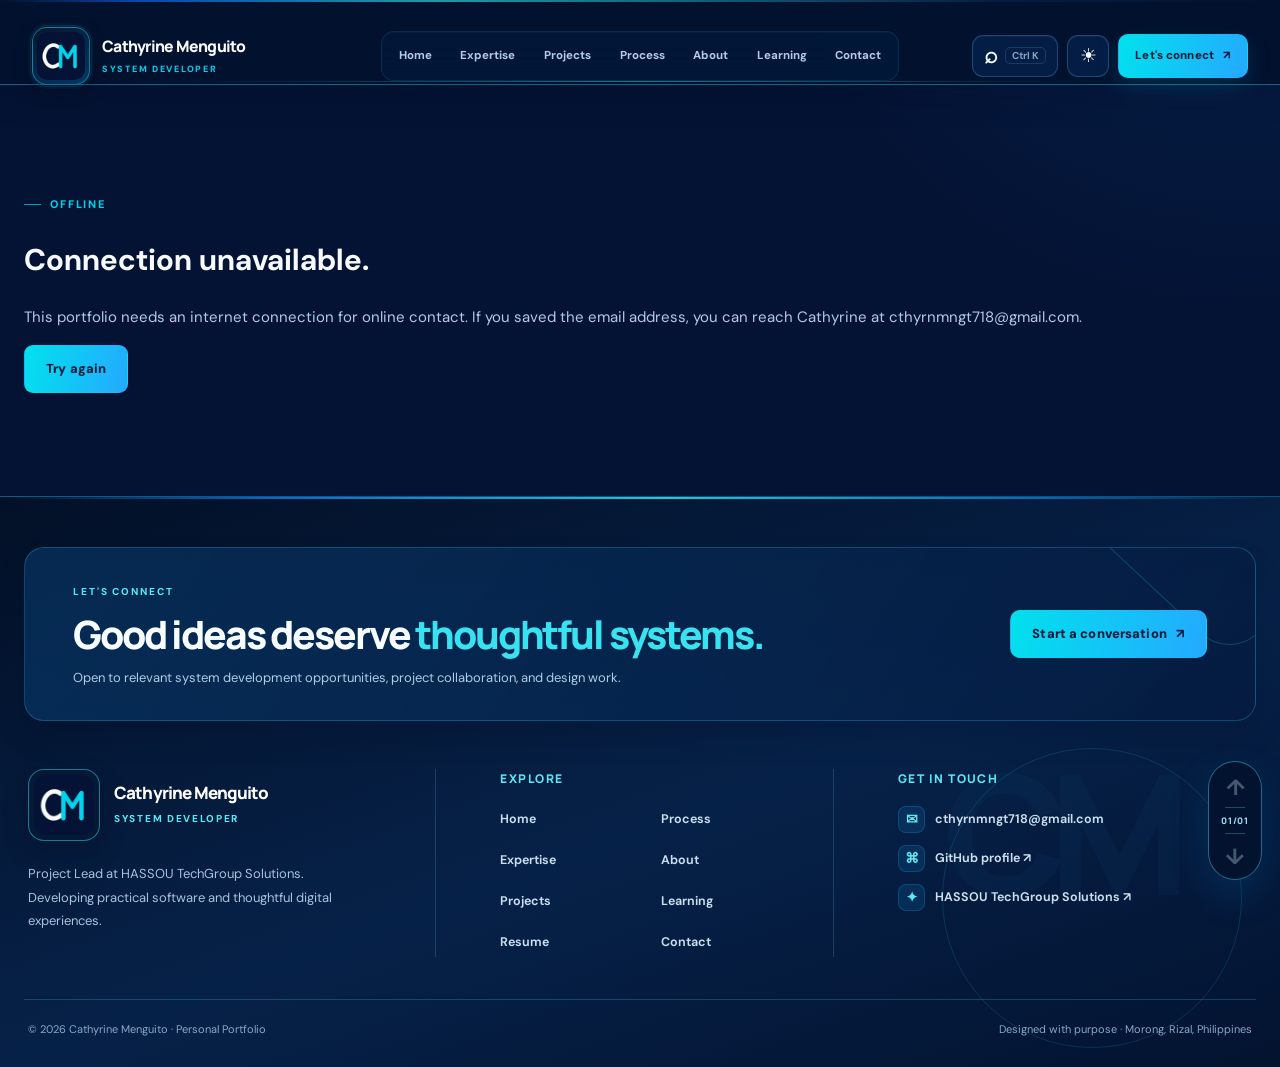
<file: offline.html>
<!DOCTYPE html>

<html data-theme="dark" lang="en"><head><meta charset="utf-8"/><meta content="width=device-width,initial-scale=1" name="viewport"/><meta content="#041334" name="theme-color"/><meta content="Offline page." name="description"/><meta content="Cathyrine Menguito" name="author"/><meta content="website" property="og:type"/><meta content="Offline | Cathyrine Menguito" property="og:title"/><meta content="Offline page." property="og:description"/><meta content="https://cthyrnmngt718.github.io/offline.html" property="og:url"/><meta content="https://cthyrnmngt718.github.io/assets/images/social-preview.jpg" property="og:image"/><meta content="summary_large_image" name="twitter:card"/><link href="https://cthyrnmngt718.github.io/offline.html" rel="canonical"/><link href="/favicon.ico?v=phase1" rel="icon" sizes="any"/><link href="/favicon.svg?v=phase1" rel="icon" type="image/svg+xml"/><title>Offline | Cathyrine Menguito</title><link href="/favicon-96x96.png?v=phase1" rel="icon" sizes="96x96" type="image/png"/><link href="/apple-touch-icon.png?v=phase1" rel="apple-touch-icon" sizes="180x180"/><link href="/site.webmanifest" rel="manifest"/><style id="portfolio-emergency-fallback">

/* Emergency presentation fallback. The full portfolio styling is in assets/css/portfolio.css. */
:root{color-scheme:dark}html[data-theme="light"]{color-scheme:light}
*,*::before,*::after{box-sizing:border-box}
body{margin:0;background:#041334;color:#f7fbff;font:400 15px/1.65 system-ui,-apple-system,"Segoe UI",sans-serif;overflow-x:hidden}
html[data-theme="light"] body{background:#f3f8ff;color:#082147}
a{color:inherit;text-decoration:none}button,input,select,textarea{font:inherit}
img,svg{max-width:100%;height:auto}button{cursor:pointer}
.wrap{width:min(1180px,calc(100% - 40px));margin-inline:auto}
.site-header{position:sticky;top:0;z-index:50;background:#061a40;border-bottom:1px solid #22618b}
html[data-theme="light"] .site-header{background:#edf5ff}
.header-inner{display:flex;flex-wrap:wrap;align-items:center;justify-content:space-between;gap:18px;padding-block:14px}
.brand-wordmark,.nav-center-logo{display:inline-flex;align-items:center}.brand-copy{font-weight:800;font-size:13px}.brand-copy small{display:block;font-size:9px;letter-spacing:.15em;text-transform:uppercase}
.nav-center-logo{width:48px;flex:none}.nav-center-logo img{width:100%;height:auto}
.nav-links{display:flex;flex-wrap:wrap;align-items:center;gap:14px;list-style:none;margin:0;padding:0}
.nav-links a{font-size:12px;font-weight:700}
.nav-actions{display:flex;align-items:center;gap:10px}
.btn,.command-btn,.theme-btn,.menu-btn{border:1px solid #1687b7;border-radius:8px;padding:10px 13px;background:transparent;color:inherit;display:inline-flex;align-items:center;justify-content:center;gap:8px}
.btn-primary{background:#15c4e8;color:#041334;border-color:#15c4e8;font-weight:800}.menu-btn{display:none}
.hero{padding:64px 0 72px}.hero-grid{display:grid;grid-template-columns:minmax(0,1.1fr) minmax(0,.9fr);align-items:center;gap:50px}
.hero h1{font-weight:800;font-size:clamp(32px,5vw,70px);line-height:1.12;letter-spacing:-.04em;margin:16px 0}
.hero h1 .line{display:block}.accent{color:#18d2e8}.hero-desc{max-width:640px}.hero-actions{display:flex;flex-wrap:wrap;gap:12px;margin-top:24px}
.portrait-wrap,.portrait-card{max-width:100%;min-width:0}.portrait-card{position:relative;overflow:hidden;border-radius:20px;border:1px solid #158db5}.portrait-card>img{width:100%;display:block;height:auto}
.portrait-caption{position:absolute;bottom:0;left:0;right:0;padding:20px;background:linear-gradient(transparent,#041334dd);color:#fff}
.section{padding:70px 0}.section h2{font-size:clamp(26px,3vw,42px);line-height:1.22}.panel,.project-card{border:1px solid #1a6e9f;border-radius:16px;padding:18px}
.expertise-grid,.projects-grid,.project-grid{display:grid;grid-template-columns:repeat(auto-fit,minmax(250px,1fr));gap:16px}
.footer{padding:40px 0;background:#051532;color:#eef7ff}.footer img{max-width:100%}
@media(max-width:850px){.hero-grid{grid-template-columns:1fr}.header-inner{justify-content:center}.nav-links{justify-content:center}.nav-actions{justify-content:center}.hero{padding:40px 0}.menu-btn{display:inline-flex}}
@media(prefers-reduced-motion:reduce){html{scroll-behavior:auto}*,*::before,*::after{animation:none!important;transition:none!important}}
</style><link href="/assets/css/portfolio.css?v=brand-v2-20261101" rel="stylesheet"/></head><body><a class="skip-link" href="#main">Skip to content</a><header class="site-header brand-v2" data-portfolio-header="true" id="topbar">
<div aria-hidden="true" class="brand-v2-glint"></div>
<div class="header-inner brand-v2-inner">
<a aria-label="Cathyrine Menguito — home" class="brand-wordmark brand-v2-identity" href="/" title="Cathyrine Menguito — Portfolio">
<span class="brand-v2-mark"><img alt="" height="54" src="/assets/images/cm-monogram.webp?v=phase1" width="54"/></span>
<span class="brand-copy"><strong>Cathyrine Menguito</strong><small>System Developer</small></span>
</a>
<nav aria-label="Main navigation" class="brand-v2-navigation" id="sitePrimaryNav"><ul class="nav-links" id="primaryNav">
<li><a href="/#home">Home</a></li><li><a href="/#expertise">Expertise</a></li>
<li><a href="/#work">Projects</a></li><li><a href="/#approach">Process</a></li>
<li><a href="/#about">About</a></li><li><a href="/#learning">Learning</a></li><li><a href="/#contact">Contact</a></li>
</ul></nav>
<div class="nav-actions brand-v2-actions">
<button aria-controls="commandDialog" aria-haspopup="dialog" aria-label="Search this portfolio" class="command-btn" id="openCommand" title="Search portfolio (Ctrl+K)" type="button"><span aria-hidden="true">⌕</span><small>Ctrl K</small></button>
<button aria-label="Switch color theme" class="theme-btn" id="themeButton" type="button">☀</button>
<a class="btn btn-primary header-cta" href="/#contact">Let's connect <span aria-hidden="true">↗</span></a>
<button aria-controls="primaryNav" aria-expanded="false" aria-label="Open navigation" class="menu-btn" id="menuButton" type="button">☰</button>
</div>
</div><div aria-hidden="true" class="reading-progress" id="readingProgress"></div>
</header><main class="section" id="main"><div class="wrap"><span class="eyebrow">Offline</span><h1>Connection unavailable.</h1><p style="color:var(--sub)">This portfolio needs an internet connection for online contact. If you saved the email address, you can reach Cathyrine at cthyrnmngt718@gmail.com.</p><a class="btn btn-primary" href="/">Try again</a></div></main><footer class="footer brand-v2-footer" id="siteFooter">
<div class="wrap brand-v2-footer-wrap">
<div class="brand-v2-footer-cta" data-reveal="up">
<div class="footer-cta-copy"><span class="footer-section-label">LET'S CONNECT</span><h2>Good ideas deserve <span>thoughtful systems.</span></h2><p>Open to relevant system development opportunities, project collaboration, and design work.</p></div>
<a class="btn btn-primary" href="mailto:cthyrnmngt718@gmail.com?subject=Portfolio%20Inquiry">Start a conversation <span aria-hidden="true">↗</span></a>
</div>
<div class="brand-v2-footer-grid">
<section aria-label="Portfolio identity" class="brand-v2-footer-bio">
<a aria-label="Cathyrine Menguito — back to homepage" class="brand-v2-footer-brand" href="/"><span class="brand-v2-footer-logo"><img alt="" height="72" loading="lazy" src="/assets/images/cm-monogram.webp?v=phase1" width="72"/></span><span><strong>Cathyrine Menguito</strong><small>System Developer</small></span></a>
<p>Project Lead at HASSOU TechGroup Solutions. Developing practical software and thoughtful digital experiences.</p>
</section>
<nav aria-label="Footer navigation" class="brand-v2-footer-map">
<h3>Explore</h3><div class="brand-v2-footer-links"><a href="/#home">Home</a><a href="/#approach">Process</a><a href="/#expertise">Expertise</a><a href="/#about">About</a><a href="/#work">Projects</a><a href="/#learning">Learning</a><a href="/resume.html">Resume</a><a href="/#contact">Contact</a></div>
</nav>
<nav aria-label="Connect" class="brand-v2-footer-connect">
<h3>Get in touch</h3><a href="mailto:cthyrnmngt718@gmail.com"><span aria-hidden="true" class="footer-contact-symbol">✉</span><span>cthyrnmngt718@gmail.com</span></a><a href="https://github.com/CthyrnMngt718" rel="noopener noreferrer" target="_blank"><span aria-hidden="true" class="footer-contact-symbol">⌘</span><span>GitHub profile ↗</span></a><a href="https://hassou-techgroupsolutions.github.io/" rel="noopener noreferrer" target="_blank"><span aria-hidden="true" class="footer-contact-symbol">✦</span><span>HASSOU TechGroup Solutions ↗</span></a>
</nav>
</div>
<div class="brand-v2-footer-bottom"><span>© <span id="year">2026</span> Cathyrine Menguito · Personal Portfolio</span><span>Designed with purpose · Morong, Rizal, Philippines</span></div>
</div>
</footer><dialog aria-labelledby="commandTitle" class="command-dialog" id="commandDialog">
<div class="command-heading"><div><span class="eyebrow">QUICK ACCESS</span><h2 id="commandTitle">Where would you like to go?</h2></div><button aria-label="Close quick navigation" class="dialog-close" data-close-dialog="" type="button">✕</button></div>
<label class="visually-hidden" for="commandSearch">Search pages and projects</label><input aria-controls="commandResults" autocomplete="off" id="commandSearch" placeholder="Search sections, projects, résumé…" type="search"/>
<div aria-label="Searchable site destinations" class="command-results" id="commandResults" role="listbox"></div>
<p class="command-hint">↑ ↓ Navigate <span>↵ Open</span> <span>Esc Close</span></p>
</dialog><nav aria-label="Previous or next page section" class="section-rail"><button aria-label="Previous section" id="sectionPrev" title="Previous section" type="button">↑</button><span aria-hidden="true" class="rail-line"></span><span aria-live="polite" class="rail-current">1</span><span aria-hidden="true" class="rail-line"></span><button aria-label="Next section" id="sectionNext" title="Next section" type="button">↓</button></nav><script src="/assets/js/portfolio.js?v=brand-v2-20261101"></script></body></html>
</file>
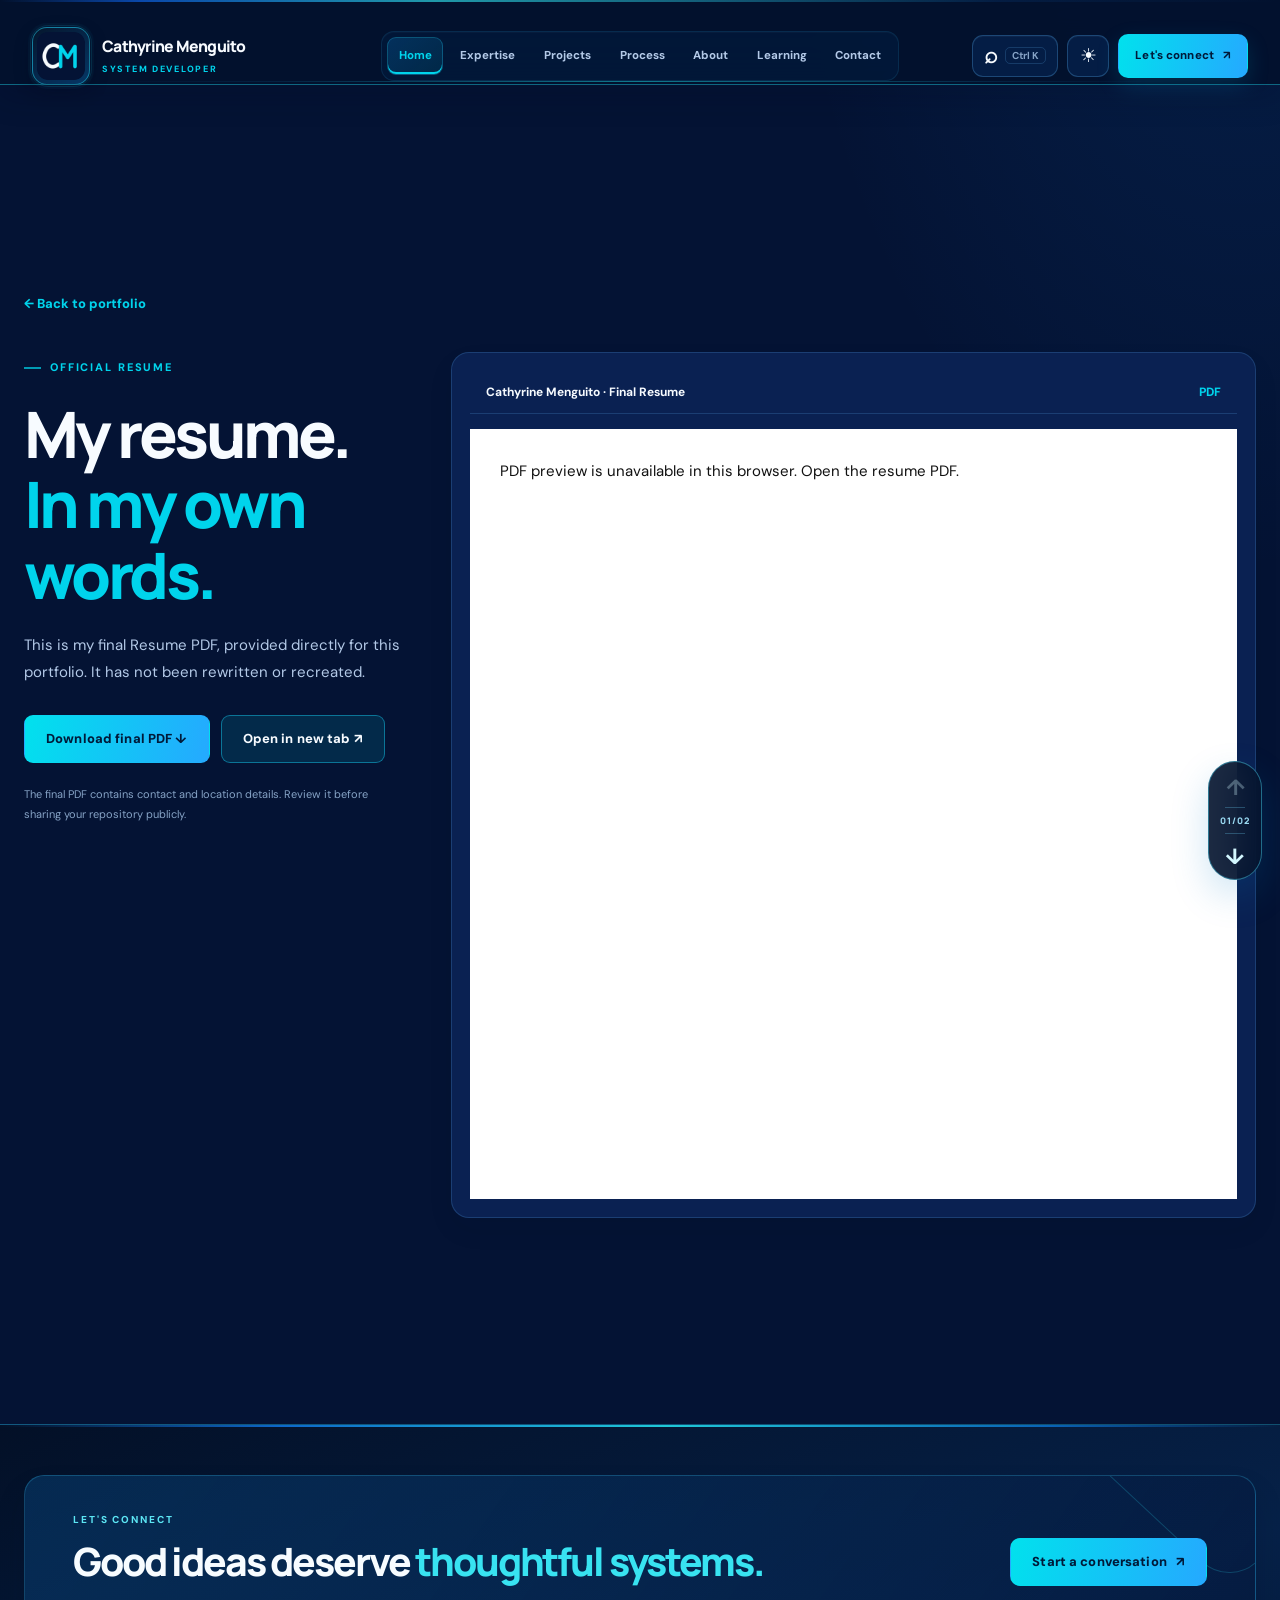
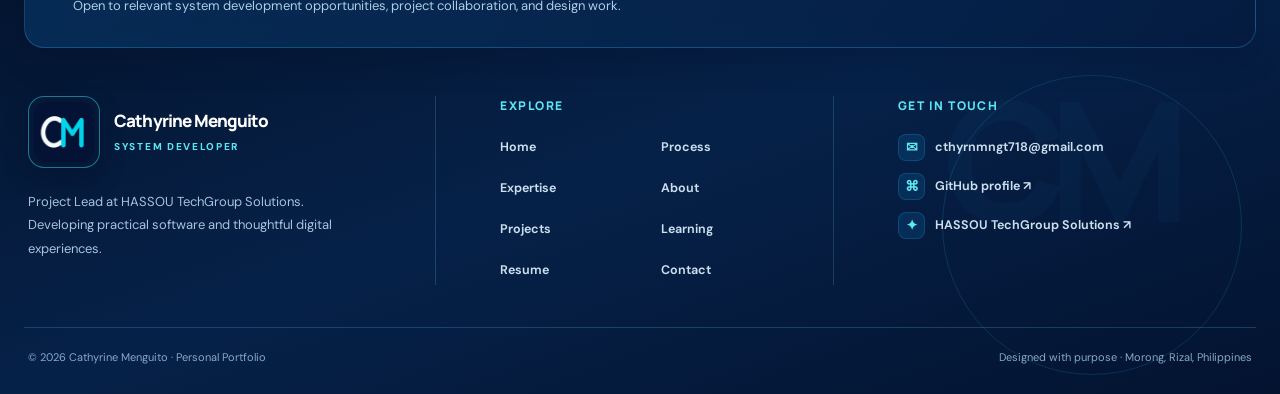
<file: resume.html>
<!DOCTYPE html>

<html data-theme="dark" lang="en"><head><meta charset="utf-8"/><meta content="width=device-width,initial-scale=1" name="viewport"/><meta content="#041334" name="theme-color"/><meta content="Final Resume of Cathyrine Menguito." name="description"/><meta content="Cathyrine Menguito" name="author"/><meta content="website" property="og:type"/><meta content="Cathyrine Menguito | System Developer" property="og:title"/><meta content="Final Resume of Cathyrine Menguito." property="og:description"/><meta content="https://cthyrnmngt718.github.io/resume.html" property="og:url"/><meta content="https://cthyrnmngt718.github.io/assets/images/social-preview.jpg?v=4" property="og:image"/><meta content="summary_large_image" name="twitter:card"/><link href="https://cthyrnmngt718.github.io/resume.html" rel="canonical"/><link href="/favicon.ico?v=phase1" rel="icon" sizes="any"/><link href="/favicon.svg?v=phase1" rel="icon" type="image/svg+xml"/><title>Resume | Cathyrine Menguito</title><link href="/favicon-96x96.png?v=phase1" rel="icon" sizes="96x96" type="image/png"/><link href="/apple-touch-icon.png?v=phase1" rel="apple-touch-icon" sizes="180x180"/><link href="/site.webmanifest" rel="manifest"/><meta content="1200" property="og:image:width"/><meta content="630" property="og:image:height"/><meta content="image/jpeg" property="og:image:type"/><meta content="Cathyrine Menguito — System Developer and Project Lead, HASSOU TechGroup Solutions" property="og:image:alt"/><meta content="https://cthyrnmngt718.github.io/assets/images/social-preview.jpg?v=4" name="twitter:image"/><style id="portfolio-emergency-fallback">
/* Emergency presentation fallback. The full portfolio styling is in assets/css/portfolio.css. */
:root{color-scheme:dark}html[data-theme="light"]{color-scheme:light}
*,*::before,*::after{box-sizing:border-box}
body{margin:0;background:#041334;color:#f7fbff;font:400 15px/1.65 system-ui,-apple-system,"Segoe UI",sans-serif;overflow-x:hidden}
html[data-theme="light"] body{background:#f3f8ff;color:#082147}
a{color:inherit;text-decoration:none}button,input,select,textarea{font:inherit}
img,svg{max-width:100%;height:auto}button{cursor:pointer}
.wrap{width:min(1180px,calc(100% - 40px));margin-inline:auto}
.site-header{position:sticky;top:0;z-index:50;background:#061a40;border-bottom:1px solid #22618b}
html[data-theme="light"] .site-header{background:#edf5ff}
.header-inner{display:flex;flex-wrap:wrap;align-items:center;justify-content:space-between;gap:18px;padding-block:14px}
.brand-wordmark,.nav-center-logo{display:inline-flex;align-items:center}.brand-copy{font-weight:800;font-size:13px}.brand-copy small{display:block;font-size:9px;letter-spacing:.15em;text-transform:uppercase}
.nav-center-logo{width:48px;flex:none}.nav-center-logo img{width:100%;height:auto}
.nav-links{display:flex;flex-wrap:wrap;align-items:center;gap:14px;list-style:none;margin:0;padding:0}
.nav-links a{font-size:12px;font-weight:700}
.nav-actions{display:flex;align-items:center;gap:10px}
.btn,.command-btn,.theme-btn,.menu-btn{border:1px solid #1687b7;border-radius:8px;padding:10px 13px;background:transparent;color:inherit;display:inline-flex;align-items:center;justify-content:center;gap:8px}
.btn-primary{background:#15c4e8;color:#041334;border-color:#15c4e8;font-weight:800}.menu-btn{display:none}
.hero{padding:64px 0 72px}.hero-grid{display:grid;grid-template-columns:minmax(0,1.1fr) minmax(0,.9fr);align-items:center;gap:50px}
.hero h1{font-weight:800;font-size:clamp(32px,5vw,70px);line-height:1.12;letter-spacing:-.04em;margin:16px 0}
.hero h1 .line{display:block}.accent{color:#18d2e8}.hero-desc{max-width:640px}.hero-actions{display:flex;flex-wrap:wrap;gap:12px;margin-top:24px}
.portrait-wrap,.portrait-card{max-width:100%;min-width:0}.portrait-card{position:relative;overflow:hidden;border-radius:20px;border:1px solid #158db5}.portrait-card>img{width:100%;display:block;height:auto}
.portrait-caption{position:absolute;bottom:0;left:0;right:0;padding:20px;background:linear-gradient(transparent,#041334dd);color:#fff}
.section{padding:70px 0}.section h2{font-size:clamp(26px,3vw,42px);line-height:1.22}.panel,.project-card{border:1px solid #1a6e9f;border-radius:16px;padding:18px}
.expertise-grid,.projects-grid,.project-grid{display:grid;grid-template-columns:repeat(auto-fit,minmax(250px,1fr));gap:16px}
.footer{padding:40px 0;background:#051532;color:#eef7ff}.footer img{max-width:100%}
@media(max-width:850px){.hero-grid{grid-template-columns:1fr}.header-inner{justify-content:center}.nav-links{justify-content:center}.nav-actions{justify-content:center}.hero{padding:40px 0}.menu-btn{display:inline-flex}}
@media(prefers-reduced-motion:reduce){html{scroll-behavior:auto}*,*::before,*::after{animation:none!important;transition:none!important}}
</style><link href="/assets/css/portfolio.css?v=brand-v2-20261101" rel="stylesheet"/></head><body><a class="skip-link" href="#main">Skip to content</a><header class="site-header brand-v2" data-portfolio-header="true" id="topbar">
<div aria-hidden="true" class="brand-v2-glint"></div>
<div class="header-inner brand-v2-inner">
<a aria-label="Cathyrine Menguito — home" class="brand-wordmark brand-v2-identity" href="/" title="Cathyrine Menguito — Portfolio">
<span class="brand-v2-mark"><img alt="" height="54" src="/assets/images/cm-monogram.webp?v=phase1" width="54"/></span>
<span class="brand-copy"><strong>Cathyrine Menguito</strong><small>System Developer</small></span>
</a>
<nav aria-label="Main navigation" class="brand-v2-navigation" id="sitePrimaryNav"><ul class="nav-links" id="primaryNav">
<li><a href="/#home">Home</a></li><li><a href="/#expertise">Expertise</a></li>
<li><a href="/#work">Projects</a></li><li><a href="/#approach">Process</a></li>
<li><a href="/#about">About</a></li><li><a href="/#learning">Learning</a></li><li><a href="/#contact">Contact</a></li>
</ul></nav>
<div class="nav-actions brand-v2-actions">
<button aria-controls="commandDialog" aria-haspopup="dialog" aria-label="Search this portfolio" class="command-btn" id="openCommand" title="Search portfolio (Ctrl+K)" type="button"><span aria-hidden="true">⌕</span><small>Ctrl K</small></button>
<button aria-label="Switch color theme" class="theme-btn" id="themeButton" type="button">☀</button>
<a class="btn btn-primary header-cta" href="/#contact">Let's connect <span aria-hidden="true">↗</span></a>
<button aria-controls="primaryNav" aria-expanded="false" aria-label="Open navigation" class="menu-btn" id="menuButton" type="button">☰</button>
</div>
</div><div aria-hidden="true" class="reading-progress" id="readingProgress"></div>
</header><main class="section" id="main"><section class="section resume-page" id="home"><div class="wrap"><a class="text-link" href="/">← Back to portfolio</a><div class="resume-layout"><div><span class="eyebrow">OFFICIAL RESUME</span><h1>My resume.<br/><span class="accent">In my own words.</span></h1><p>This is my final Resume PDF, provided directly for this portfolio. It has not been rewritten or recreated.</p><div class="hero-actions"><a class="btn btn-primary" download="Cathyrine-Menguito-Resume.pdf" href="/assets/docs/Final-Resume-Cathyrine-Menguito.pdf">Download final PDF ↓</a><a class="btn btn-secondary" href="/assets/docs/Final-Resume-Cathyrine-Menguito.pdf" rel="noopener" target="_blank">Open in new tab ↗</a></div><p class="resume-privacy">The final PDF contains contact and location details. Review it before sharing your repository publicly.</p></div><div class="resume-preview panel"><div class="resume-preview-top"><strong>Cathyrine Menguito · Final Resume</strong><span>PDF</span></div><object aria-label="Preview of original Cathyrine Menguito resume" data="/assets/docs/Final-Resume-Cathyrine-Menguito.pdf#toolbar=1" type="application/pdf"><p>PDF preview is unavailable in this browser. <a href="/assets/docs/Final-Resume-Cathyrine-Menguito.pdf">Open the resume PDF</a>.</p></object></div></div></div></section></main><footer class="footer brand-v2-footer" id="siteFooter">
<div class="wrap brand-v2-footer-wrap">
<div class="brand-v2-footer-cta" data-reveal="up">
<div class="footer-cta-copy"><span class="footer-section-label">LET'S CONNECT</span><h2>Good ideas deserve <span>thoughtful systems.</span></h2><p>Open to relevant system development opportunities, project collaboration, and design work.</p></div>
<a class="btn btn-primary" href="mailto:cthyrnmngt718@gmail.com?subject=Portfolio%20Inquiry">Start a conversation <span aria-hidden="true">↗</span></a>
</div>
<div class="brand-v2-footer-grid">
<section aria-label="Portfolio identity" class="brand-v2-footer-bio">
<a aria-label="Cathyrine Menguito — back to homepage" class="brand-v2-footer-brand" href="/"><span class="brand-v2-footer-logo"><img alt="" height="72" loading="lazy" src="/assets/images/cm-monogram.webp?v=phase1" width="72"/></span><span><strong>Cathyrine Menguito</strong><small>System Developer</small></span></a>
<p>Project Lead at HASSOU TechGroup Solutions. Developing practical software and thoughtful digital experiences.</p>
</section>
<nav aria-label="Footer navigation" class="brand-v2-footer-map">
<h3>Explore</h3><div class="brand-v2-footer-links"><a href="/#home">Home</a><a href="/#approach">Process</a><a href="/#expertise">Expertise</a><a href="/#about">About</a><a href="/#work">Projects</a><a href="/#learning">Learning</a><a href="/resume.html">Resume</a><a href="/#contact">Contact</a></div>
</nav>
<nav aria-label="Connect" class="brand-v2-footer-connect">
<h3>Get in touch</h3><a href="mailto:cthyrnmngt718@gmail.com"><span aria-hidden="true" class="footer-contact-symbol">✉</span><span>cthyrnmngt718@gmail.com</span></a><a href="https://github.com/CthyrnMngt718" rel="noopener noreferrer" target="_blank"><span aria-hidden="true" class="footer-contact-symbol">⌘</span><span>GitHub profile ↗</span></a><a href="https://hassou-techgroupsolutions.github.io/" rel="noopener noreferrer" target="_blank"><span aria-hidden="true" class="footer-contact-symbol">✦</span><span>HASSOU TechGroup Solutions ↗</span></a>
</nav>
</div>
<div class="brand-v2-footer-bottom"><span>© <span id="year">2026</span> Cathyrine Menguito · Personal Portfolio</span><span>Designed with purpose · Morong, Rizal, Philippines</span></div>
</div>
</footer><dialog aria-labelledby="commandTitle" class="command-dialog" id="commandDialog">
<div class="command-heading"><div><span class="eyebrow">QUICK ACCESS</span><h2 id="commandTitle">Where would you like to go?</h2></div><button aria-label="Close quick navigation" class="dialog-close" data-close-dialog="" type="button">✕</button></div>
<label class="visually-hidden" for="commandSearch">Search pages and projects</label><input aria-controls="commandResults" autocomplete="off" id="commandSearch" placeholder="Search sections, projects, resume…" type="search"/>
<div aria-label="Searchable site destinations" class="command-results" id="commandResults" role="listbox"></div>
<p class="command-hint">↑ ↓ Navigate <span>↵ Open</span> <span>Esc Close</span></p>
</dialog><nav aria-label="Previous or next page section" class="section-rail"><button aria-label="Previous section" id="sectionPrev" title="Previous section" type="button">↑</button><span aria-hidden="true" class="rail-line"></span><span aria-live="polite" class="rail-current">1</span><span aria-hidden="true" class="rail-line"></span><button aria-label="Next section" id="sectionNext" title="Next section" type="button">↓</button></nav><script src="/assets/js/portfolio.js?v=brand-v2-20261101"></script></body></html>
</file>
<file: assets/css/portfolio.css>
/* CATHYRINE MENGUITO | PORTFOLIO 2026
   Consolidated cascade order. Edits and overrides grouped by their original layer.
   Brand source: BRAND_GUIDE.md; new UI primitives in final design section. */


/* ============ site.css ============ */
@import url("https://fonts.googleapis.com/css2?family=DM+Sans:wght@400;500;600;700&family=Manrope:wght@400;500;600;700;800&display=swap");
:root{color-scheme:dark;--bg:#041334;--bg2:#061a46;--panel:#0a2152;--panel2:#0d285e;--line:rgba(96,179,244,.20);--line-strong:rgba(22,205,242,.46);--text:#f7fbff;--sub:#b3c9e7;--muted:#86a3c6;--cyan:#00d4ec;--blue:#168eff;--cyan-faint:rgba(0,212,236,.12);--blue-faint:rgba(22,142,255,.15);--shadow:0 18px 60px rgba(0,6,26,.28);--radius:18px;--wrap:1180px}
html[data-theme="light"]{color-scheme:light;--bg:#f3f8ff;--bg2:#e8f1fc;--panel:#ffffff;--panel2:#f7fbff;--line:rgba(15,80,150,.17);--line-strong:rgba(0,126,180,.35);--text:#082147;--sub:#355475;--muted:#5b7190;--cyan:#007eac;--blue:#075fbb;--cyan-faint:rgba(0,144,180,.10);--blue-faint:rgba(10,106,211,.08);--shadow:0 18px 60px rgba(27,72,130,.08)}
*{box-sizing:border-box}html{scroll-behavior:smooth;scroll-padding-top:92px}body{margin:0;background:var(--bg);color:var(--text);font:400 15px/1.7 'DM Sans',sans-serif;overflow-x:hidden}a{color:inherit;text-decoration:none}button,input,select,textarea{font:inherit}button{cursor:pointer}img{display:block;max-width:100%}::selection{background:var(--cyan);color:#041334}a:focus-visible,button:focus-visible,input:focus-visible,textarea:focus-visible,select:focus-visible{outline:3px solid var(--cyan);outline-offset:4px}.skip-link{position:absolute;z-index:900;top:-80px;left:15px;padding:12px 18px;background:var(--cyan);color:#041334}.skip-link:focus{top:14px}.wrap{width:min(var(--wrap),calc(100% - 54px));margin-inline:auto}.eyebrow{display:inline-flex;gap:10px;align-items:center;color:var(--cyan);font-size:11px;font-weight:800;letter-spacing:.17em;text-transform:uppercase}.eyebrow:before{content:'';width:22px;height:2px;background:var(--cyan)}.section{padding:103px 0;position:relative}.section.alt{background:var(--bg2)}.section-top{display:flex;align-items:flex-end;justify-content:space-between;gap:30px;margin-bottom:34px}.section-top h2,.section-head h2{font:800 clamp(29px,4vw,45px)/1.17 'Manrope',sans-serif;letter-spacing:-.052em;margin:11px 0 0;max-width:760px}.section-top p,.section-head p{max-width:480px;color:var(--sub);margin:12px 0 0}.section-head{max-width:750px;margin-bottom:34px}.accent{color:var(--cyan)}.text-link{display:inline-flex;align-items:center;gap:8px;color:var(--cyan);font-weight:800;font-size:13px}.text-link:hover{text-decoration:underline;text-underline-offset:4px}.btn{display:inline-flex;justify-content:center;align-items:center;gap:9px;min-height:48px;padding:0 21px;border:1px solid var(--line-strong);border-radius:9px;font-size:13px;font-weight:800;letter-spacing:.01em;transition:background .2s,transform .2s,border-color .2s;text-align:center}.btn:hover{transform:translateY(-2px)}.btn-primary{color:#001a39;background:linear-gradient(105deg,#01e1ed,#25a9ff);border-color:transparent}.btn-primary:hover{filter:brightness(1.06)}.btn-secondary{background:var(--cyan-faint);color:var(--text)}.btn-subtle{border-color:var(--line);color:var(--sub)}.icon-arrow{font-size:17px;line-height:1}.tag-list{display:flex;flex-wrap:wrap;gap:7px;list-style:none;margin:0;padding:0}.tag-list li{font-size:11px;font-weight:700;color:var(--sub);padding:6px 10px;background:var(--blue-faint);border:1px solid var(--line);border-radius:6px}.panel{background:var(--panel);border:1px solid var(--line);border-radius:var(--radius)}
/* HEADER */.site-header{position:sticky;top:0;z-index:50;background:rgba(4,19,52,.94);border-bottom:1px solid rgba(100,181,254,.14);backdrop-filter:blur(18px)}html[data-theme="light"] .site-header{background:rgba(248,251,255,.95)}.header-inner{height:76px;display:flex;align-items:center;justify-content:space-between;gap:28px}.brand{display:flex;align-items:center;gap:12px;min-width:216px}.brand-mark{display:grid;place-items:center;width:42px;height:42px;border-radius:11px 2px 11px 2px;background:linear-gradient(140deg,#11d8fb 0%,#0860d9 100%);color:#fff;font:800 17px 'Manrope',sans-serif;letter-spacing:-.08em}.brand-copy{font:800 13px/1.2 'Manrope',sans-serif;letter-spacing:-.025em}.brand-copy small{display:block;margin-top:5px;color:var(--muted);font:700 9px/1.2 'DM Sans',sans-serif;text-transform:uppercase;letter-spacing:.19em}.nav-links{display:flex;align-items:center;gap:23px;list-style:none;margin:0;padding:0}.nav-links a{font-weight:700;color:var(--sub);font-size:12px}.nav-links a:hover,.nav-links a.active{color:var(--cyan)}.nav-actions{display:flex;align-items:center;gap:10px}.theme-btn,.menu-btn{width:41px;height:41px;border:1px solid var(--line);border-radius:9px;background:transparent;color:var(--text);display:grid;place-items:center;font-size:19px}.theme-btn:hover,.menu-btn:hover{background:var(--cyan-faint)}.menu-btn{display:none}.header-cta{min-height:41px;font-size:12px;padding:0 14px}
/* HERO */.hero{position:relative;isolation:isolate;overflow:hidden;padding:90px 0 95px;min-height:680px;background:radial-gradient(ellipse at 72% 25%,rgba(0,115,219,.20),transparent 43%),var(--bg)}.hero:before{content:'';position:absolute;top:-280px;right:-120px;width:460px;height:800px;transform:rotate(43deg);border:1px solid rgba(0,215,239,.1);background:linear-gradient(90deg,transparent 20%,rgba(16,99,220,.23) 20%,rgba(16,99,220,.23) 32%,transparent 32%,transparent 44%,rgba(0,216,245,.11) 44%,rgba(0,216,245,.11) 46%,transparent 46%);z-index:-1;pointer-events:none}.hero:after{content:'';position:absolute;bottom:-390px;left:-230px;width:520px;height:670px;border:1px solid rgba(0,215,239,.08);transform:rotate(43deg);background:linear-gradient(90deg,transparent 38%,rgba(14,113,242,.14) 38%,rgba(14,113,242,.14) 66%,transparent 66%);z-index:-1}.hero-grid{display:grid;grid-template-columns:minmax(0,1.18fr) minmax(330px,.82fr);gap:60px;align-items:center}.availability{display:inline-flex;gap:9px;align-items:center;border:1px solid var(--line-strong);background:var(--cyan-faint);color:var(--sub);border-radius:100px;padding:8px 13px;font-weight:700;font-size:11px}.status-dot{width:7px;height:7px;background:#34e3c5;border-radius:50%}.hero h1{font:800 clamp(46px,5.65vw,78px)/1.09 'Manrope',sans-serif;letter-spacing:-.064em;margin:23px 0 21px}.hero h1 .line{display:block}.hero-desc{color:var(--sub);font-size:16px;line-height:1.8;max-width:600px;margin:0}.hero-byline{color:var(--cyan);font-size:12px;font-weight:800;letter-spacing:.15em;text-transform:uppercase;margin:28px 0 0}.hero-actions{display:flex;flex-wrap:wrap;gap:11px;margin-top:29px}.hero-socials{display:flex;flex-wrap:wrap;gap:21px;margin-top:32px;font-size:12px}.hero-socials a{color:var(--muted);display:inline-flex;align-items:center;gap:7px}.hero-socials a:hover{color:var(--cyan)}.hero-socials svg{width:16px;height:16px}.portrait-wrap{position:relative;max-width:410px;margin:10px auto 0;width:100%}.portrait-wrap:before{content:'';position:absolute;inset:-13px 13px 13px -13px;border:1px solid var(--cyan);clip-path:polygon(0 0,75% 0,100% 25%,100% 100%,0 100%);opacity:.65}.portrait-card{position:relative;background:#e9f3ff;border:1px solid var(--line-strong);border-radius:18px 18px 5px 18px;overflow:hidden;box-shadow:var(--shadow)}.portrait-card img{width:100%;aspect-ratio:4/4.75;object-fit:cover;object-position:center 29%}.portrait-caption{position:absolute;bottom:0;left:0;right:0;padding:24px 24px 18px;background:linear-gradient(0deg,rgba(1,14,43,.95),rgba(1,14,43,.74) 60%,transparent);color:#fff}.portrait-caption strong{display:block;font:800 20px 'Manrope',sans-serif;letter-spacing:-.04em}.portrait-caption span{display:block;color:#a5dbff;font-size:11px;margin-top:2px}.floating-note{position:absolute;right:-25px;top:10%;border:1px solid rgba(0,225,251,.45);border-radius:10px;padding:12px 15px;background:#082a64;box-shadow:0 10px 25px rgba(0,0,0,.24);color:#fff;font-size:12px;font-weight:700;max-width:175px}.floating-note b{display:block;color:#00d4ec;font-size:10px;letter-spacing:.12em}.hero-rule{height:1px;background:linear-gradient(90deg,transparent,var(--cyan),transparent);opacity:.75;margin-top:71px}.quick-proof{display:grid;grid-template-columns:repeat(3,1fr);gap:26px;padding-top:26px}.quick-proof article{display:flex;align-items:center;gap:14px}.quick-proof .stat{font:800 26px 'Manrope',sans-serif;color:var(--cyan);letter-spacing:-.05em}.quick-proof p{color:var(--sub);font-size:11px;line-height:1.5;margin:0}.quick-proof strong{display:block;color:var(--text);font-size:12px}
/* EXPERTISE */.expertise-grid{display:grid;grid-template-columns:repeat(3,minmax(0,1fr));gap:16px}.expert-card{position:relative;padding:28px;min-height:224px;overflow:hidden;transition:border-color .2s,transform .2s}.expert-card:hover{border-color:var(--line-strong);transform:translateY(-3px)}.expert-card:after{content:'';position:absolute;right:-46px;top:-52px;width:100px;height:100px;background:var(--cyan-faint);transform:rotate(45deg)}.expert-icon{display:grid;place-items:center;font:800 20px 'Manrope',sans-serif;color:var(--cyan);width:46px;height:46px;border-radius:12px;background:var(--cyan-faint);border:1px solid var(--line-strong);margin-bottom:22px}.expert-card h3{font:800 17px 'Manrope',sans-serif;letter-spacing:-.035em;margin:0 0 9px}.expert-card p{font-size:13px;color:var(--sub);margin:0}
/* WORK */.work-lead{display:grid;grid-template-columns:1fr 1fr;gap:0;overflow:hidden;margin-bottom:19px}.project-visual{position:relative;min-height:300px;display:grid;place-items:center;overflow:hidden;background:linear-gradient(135deg,#0b4eac,#041a4b 58%,#05255c)}.project-visual:after{content:'';position:absolute;inset:0;background:linear-gradient(120deg,rgba(0,212,236,.03) 20%,transparent 20% 72%,rgba(0,212,236,.10) 72%);pointer-events:none}.visual-grid{display:grid;grid-template-columns:83px 1fr;gap:10px;width:77%;height:63%;min-height:175px;border:1px solid rgba(122,215,255,.5);border-radius:9px;background:rgba(4,22,56,.86);padding:12px;box-shadow:0 24px 38px rgba(0,6,24,.25)}.mock-side{background:rgba(28,108,184,.27);border-radius:5px;padding:13px 9px;display:flex;flex-direction:column;gap:10px}.mock-side i,.mock-line{display:block;height:6px;border-radius:10px;background:rgba(155,215,255,.28)}.mock-side i:nth-child(2){width:70%;background:var(--cyan)}.mock-main{display:flex;flex-direction:column;gap:10px;padding:7px 4px}.mock-title{height:12px;background:#c9ebff;border-radius:3px;width:58%}.mock-stats{display:grid;grid-template-columns:repeat(3,1fr);gap:7px}.mock-stats i{display:block;height:37px;border:1px solid rgba(160,222,250,.19);border-radius:5px;background:rgba(0,206,240,.12)}.mock-rows{display:grid;gap:7px}.mock-rows i{height:18px;background:rgba(129,206,247,.13);border-radius:4px}.mock-label{position:absolute;bottom:20px;left:23px;color:#d0f8ff;font-size:10px;font-weight:800;letter-spacing:.12em;z-index:1}.project-copy{display:flex;flex-direction:column;justify-content:center;padding:38px}.project-meta{font-weight:800;color:var(--cyan);font-size:10px;letter-spacing:.14em;text-transform:uppercase}.project-copy h3,.project-card h3{font:800 clamp(21px,2.7vw,30px)/1.27 'Manrope',sans-serif;letter-spacing:-.043em;margin:11px 0}.project-copy p,.project-card p{color:var(--sub);font-size:13px;margin:0 0 16px}.project-role{font-size:12px;color:var(--muted);line-height:1.6;margin:0 0 18px}.project-role strong{color:var(--text)}.project-copy .tag-list{margin-bottom:22px}.filter-row{display:flex;flex-wrap:wrap;gap:8px;margin:24px 0}.filter{border:1px solid var(--line);background:var(--panel);color:var(--sub);padding:9px 15px;border-radius:30px;font-weight:800;font-size:12px}.filter[aria-pressed="true"],.filter:hover{background:var(--cyan);border-color:var(--cyan);color:var(--bg)}.projects-grid{display:grid;grid-template-columns:repeat(2,minmax(0,1fr));gap:17px}.project-card{padding:25px;display:flex;flex-direction:column;min-height:280px}.project-card:hover{border-color:var(--line-strong)}.project-card .top{display:flex;justify-content:space-between;gap:12px;align-items:flex-start}.project-card .number{display:grid;place-items:center;width:44px;height:44px;min-width:44px;border:1px solid var(--line-strong);border-radius:10px;font-size:11px;font-weight:800;color:var(--cyan);background:var(--cyan-faint)}.project-card h3{font-size:20px}.project-card .tag-list{margin:0 0 22px}.project-card .text-link{margin-top:auto}.project-card[hidden]{display:none}.disclosure{font-size:12px;color:var(--muted);margin-top:23px;display:flex;align-items:flex-start;gap:9px}.disclosure span{color:var(--cyan)}
/* APPROACH */.approach-grid{display:grid;grid-template-columns:repeat(4,minmax(0,1fr));gap:15px}.approach-step{padding:24px;min-height:190px}.step-num{display:block;color:var(--cyan);font-size:12px;font-weight:800;letter-spacing:.11em;margin-bottom:25px}.approach-step h3{font:800 17px 'Manrope',sans-serif;margin:0 0 11px}.approach-step p{color:var(--sub);margin:0;font-size:13px}.workflow-demo{margin-top:18px;padding:28px 30px;display:grid;grid-template-columns:.8fr 1.2fr;align-items:center;gap:30px}.workflow-demo h3{font:800 22px 'Manrope',sans-serif;margin:8px 0}.workflow-demo p{font-size:13px;color:var(--sub);margin:0}.workflow-nodes{display:flex;align-items:center;justify-content:flex-end;gap:8px;flex-wrap:wrap}.workflow-nodes span{padding:11px 12px;border:1px solid var(--line-strong);background:var(--cyan-faint);color:var(--text);font-weight:700;font-size:11px;border-radius:6px}.workflow-nodes b{color:var(--cyan)}
/* EXPERIENCE */.about-layout{display:grid;grid-template-columns:.85fr 1.15fr;gap:45px}.about-intro{max-width:420px}.about-intro p{color:var(--sub);font-size:14px}.about-card{margin-top:25px;padding:22px}.about-card strong{display:block;font:800 15px 'Manrope',sans-serif}.about-card small{color:var(--sub);display:block;margin:7px 0 17px;line-height:1.6}.timeline{position:relative;padding-left:29px}.timeline:before{content:'';position:absolute;left:6px;top:9px;bottom:20px;width:1px;background:var(--line-strong)}.timeline-item{position:relative;padding:0 0 31px}.timeline-item:last-child{padding-bottom:0}.timeline-item:before{content:'';width:13px;height:13px;background:var(--cyan);border:3px solid var(--bg2);box-shadow:0 0 0 1px var(--cyan);border-radius:50%;position:absolute;left:-29px;top:5px}.timeline-item small{font-weight:800;color:var(--cyan);letter-spacing:.12em;font-size:10px}.timeline-item h3{font:800 18px 'Manrope',sans-serif;letter-spacing:-.025em;margin:5px 0}.timeline-item h4{font-size:12px;color:var(--sub);font-weight:700;margin:0 0 8px}.timeline-item p{font-size:13px;color:var(--sub);margin:0;max-width:620px}.skills-strip{display:flex;flex-wrap:wrap;gap:10px;margin-top:26px}.skills-strip span{border:1px solid var(--line);border-radius:8px;padding:9px 12px;font-size:12px;font-weight:700;color:var(--sub)}
/* HASSOU */.hassou-box{display:grid;grid-template-columns:auto 1fr auto;align-items:center;gap:22px;padding:28px 31px;background:linear-gradient(110deg,var(--panel),var(--bg2));position:relative;overflow:hidden}.hassou-box:after{content:'';width:240px;height:240px;position:absolute;right:-185px;top:-110px;transform:rotate(42deg);background:var(--cyan-faint)}.hassou-box img{width:64px;height:64px;object-fit:contain}.hassou-box small{display:block;color:var(--cyan);font-size:10px;font-weight:800;letter-spacing:.14em}.hassou-box h3{font:800 20px 'Manrope',sans-serif;margin:3px 0}.hassou-box p{font-size:12px;color:var(--sub);margin:0;max-width:680px}.hassou-box .btn{position:relative;z-index:2}
/* CONTACT */.contact-layout{display:grid;grid-template-columns:.82fr 1.18fr;gap:42px}.contact-info h2{font:800 clamp(32px,4vw,46px)/1.17 'Manrope',sans-serif;letter-spacing:-.05em;margin:12px 0 17px}.contact-info>p{color:var(--sub);font-size:14px;max-width:430px}.contact-detail{padding:14px 0;border-bottom:1px solid var(--line)}.contact-detail small{color:var(--muted);font-size:10px;text-transform:uppercase;letter-spacing:.11em;font-weight:800;display:block}.contact-detail a,.contact-detail strong{font-size:14px;font-weight:700;overflow-wrap:anywhere}.contact-detail a:hover{color:var(--cyan)}.contact-form{padding:32px}.contact-form h3{font:800 20px 'Manrope',sans-serif;margin:0 0 4px}.contact-form>p{color:var(--sub);font-size:12px;margin:0 0 24px}.form-row{display:grid;grid-template-columns:1fr 1fr;gap:15px}.form-field{margin-bottom:16px}.form-field label{display:block;font-size:12px;font-weight:800;margin-bottom:7px}.form-field input,.form-field textarea,.form-field select{width:100%;background:var(--bg2);color:var(--text);border:1px solid var(--line);border-radius:8px;padding:12px 13px;outline:none;font-size:13px;transition:border-color .2s}.form-field textarea{min-height:150px;resize:vertical}.form-field input:focus,.form-field textarea:focus,.form-field select:focus{border-color:var(--cyan)}.form-field input::placeholder,.form-field textarea::placeholder{color:var(--muted)}.form-check{display:flex;gap:10px;align-items:flex-start;color:var(--sub);font-size:11px;line-height:1.5;margin:3px 0 20px}.form-check input{accent-color:var(--cyan);margin:3px 0 0}.form-message{min-height:18px;margin:12px 0 0;font-size:12px;color:var(--sub)}.form-message.error{color:#ffb5be}.form-message.success{color:#68edcc}.visually-hidden{position:absolute;left:-9999px;width:1px;height:1px;overflow:hidden}
/* FOOTER */.footer{padding:38px 0 26px;border-top:1px solid var(--line)}.footer-top{display:flex;justify-content:space-between;align-items:center;gap:20px;padding-bottom:24px}.footer-links{display:flex;gap:20px;flex-wrap:wrap}.footer-links a{font-size:12px;color:var(--sub);font-weight:700}.footer-links a:hover{color:var(--cyan)}.footer-bottom{border-top:1px solid var(--line);padding-top:21px;display:flex;justify-content:space-between;gap:20px;flex-wrap:wrap;font-size:11px;color:var(--muted)}.back-top{color:var(--cyan);font-weight:800}
/* CASE STUDIES */.case-hero{padding:85px 0 55px;background:radial-gradient(ellipse at 80% 25%,rgba(0,114,220,.19),transparent 44%)}.case-hero h1{font:800 clamp(35px,5vw,65px)/1.14 'Manrope',sans-serif;letter-spacing:-.055em;margin:17px 0 20px;max-width:900px}.case-hero .lead{font-size:16px;color:var(--sub);max-width:820px;margin:0}.case-banner{background:linear-gradient(120deg,#0b59bc,#062153);padding:35px;border:1px solid var(--line-strong);border-radius:15px;display:flex;justify-content:space-between;gap:25px;align-items:center;margin-top:37px}.case-banner strong{font:800 20px 'Manrope',sans-serif;color:#fff}.case-banner p{color:#c5e0fc;font-size:12px;margin:5px 0 0}.case-banner .tag-list li{color:#e0f4ff;background:rgba(10,36,81,.5)}.case-grid{display:grid;grid-template-columns:repeat(2,1fr);gap:17px}.case-section{padding:29px}.case-section h2{font:800 20px 'Manrope',sans-serif;letter-spacing:-.035em;margin:9px 0 11px}.case-section p,.case-section li{color:var(--sub);font-size:13px}.case-section ul{padding-left:18px}.case-section li{margin-bottom:8px}.case-section.wide{grid-column:1/-1}.case-end{margin-top:30px;display:flex;gap:11px;flex-wrap:wrap}.case-disclaimer{font-size:11px;color:var(--muted);margin:25px 0 0}
@media(max-width:1120px){.nav-links{gap:13px}.header-cta{display:none}.hero-grid{gap:33px}.hero h1{font-size:clamp(46px,5.5vw,66px)}.floating-note{right:-8px}}@media(max-width:880px){.header-inner{height:68px}.menu-btn{display:grid}.nav-links{display:none;position:absolute;top:67px;left:0;right:0;background:var(--bg);border-bottom:1px solid var(--line);flex-direction:column;align-items:stretch;gap:0;padding:13px 27px 23px;box-shadow:var(--shadow)}.nav-links.open{display:flex}.nav-links li a{display:block;padding:11px 0}.hero{padding:67px 0 70px}.hero-grid{grid-template-columns:1fr .78fr;gap:25px}.hero h1{font-size:clamp(39px,5.8vw,58px)}.hero-desc{font-size:14px}.floating-note{display:none}.section{padding:75px 0}.expertise-grid{grid-template-columns:repeat(2,1fr)}.approach-grid{grid-template-columns:repeat(2,1fr)}.about-layout,.contact-layout{gap:28px}.hassou-box{grid-template-columns:auto 1fr}.hassou-box .btn{grid-column:2;justify-self:start}.workflow-demo{grid-template-columns:1fr}.workflow-nodes{justify-content:flex-start}}@media(max-width:650px){.wrap{width:min(var(--wrap),calc(100% - 34px))}.brand{min-width:0}.brand-copy{font-size:11px}.brand-copy small{font-size:8px}.hero-grid{grid-template-columns:1fr;gap:35px}.hero{padding:54px 0 50px}.hero h1{font-size:clamp(42px,10vw,62px);letter-spacing:-.06em}.hero-desc{font-size:14px}.portrait-wrap{max-width:320px;margin:18px auto 0}.portrait-card img{aspect-ratio:4/4.1;object-position:center 30%}.hero-rule{margin-top:45px}.quick-proof{gap:13px}.quick-proof article{display:block}.quick-proof .stat{font-size:20px}.quick-proof p{font-size:10px}.section{padding:62px 0}.section-top{display:block}.section-top h2,.section-head h2{font-size:31px}.expertise-grid,.projects-grid,.about-layout,.contact-layout,.work-lead,.case-grid{grid-template-columns:1fr}.expert-card{min-height:0;padding:24px}.project-visual{min-height:260px}.project-copy{padding:25px}.project-card{min-height:0}.approach-grid{grid-template-columns:1fr 1fr;gap:10px}.approach-step{padding:19px;min-height:0}.approach-step h3{font-size:15px}.approach-step p{font-size:12px}.workflow-demo{padding:22px}.contact-form{padding:22px}.form-row{grid-template-columns:1fr;gap:0}.hassou-box{padding:21px;gap:14px;grid-template-columns:50px 1fr}.hassou-box img{width:50px;height:50px}.hassou-box h3{font-size:16px}.hassou-box .btn{grid-column:1/-1}.footer-top{align-items:start;flex-direction:column}.case-banner{display:block}.case-banner .tag-list{margin-top:17px}.case-section.wide{grid-column:auto}}@media(max-width:390px){.brand-copy small{letter-spacing:.1em}.nav-actions{gap:6px}.theme-btn,.menu-btn{width:37px;height:37px}.hero h1{font-size:38px}.quick-proof{grid-template-columns:1fr 1fr}.approach-grid{grid-template-columns:1fr}.hero-actions .btn{width:100%}}@media(prefers-reduced-motion:reduce){html{scroll-behavior:auto}*,*:before,*:after{transition-duration:.01ms!important;animation-duration:.01ms!important}}

/* ================== INTERACTIVE EDITION / 2026 ================== */
:root{--ease:cubic-bezier(.2,.75,.25,1)}
body{background-image:radial-gradient(ellipse at 97% -15%,rgba(14,139,255,.12),transparent 27%)}
html[data-theme="light"] .hero{background:radial-gradient(ellipse at 75% 20%,rgba(53,138,242,.15),transparent 55%),var(--bg)}
[hidden]{display:none!important}
.brand-mark{padding:0;overflow:hidden;background:#061944;border-radius:10px;box-shadow:0 0 0 1px var(--line-strong);flex:0 0 42px}
.brand-mark img{width:100%;height:100%;object-fit:cover}
.reading-progress{height:2px;position:absolute;bottom:-1px;left:0;width:0;background:linear-gradient(90deg,#0971ff,#02f6ed);transition:width .08s linear;z-index:2}
.command-btn{border:1px solid var(--line);border-radius:10px;color:var(--sub);background:var(--panel);height:41px;display:flex;gap:7px;align-items:center;padding:0 11px;font:700 11px 'DM Sans',sans-serif}
.command-btn>span{font-size:23px;line-height:1}.command-btn small{border:1px solid var(--line);padding:1px 6px;border-radius:5px;font-size:10px;color:var(--muted)}
.command-btn:hover{border-color:var(--cyan);color:var(--text)}
.nav-links a{position:relative;transition:color .2s}.nav-links a:after{content:'';position:absolute;bottom:-6px;left:0;right:100%;height:2px;background:var(--cyan);transition:right .25s var(--ease)}
.nav-links a:hover:after,.nav-links a.active:after{right:0}
.hero{isolation:isolate}.hero-grid{position:relative}.hero:before{animation:hero-drift 19s ease-in-out infinite alternate}
.hero h1 .line{animation:rise-in .76s both var(--ease)}.hero h1 .line:nth-child(2){animation-delay:.13s}.hero h1 .line:nth-child(3){animation-delay:.26s}
.hero-byline{animation:rise-in .65s both var(--ease)}
@keyframes rise-in{from{opacity:0;transform:translateY(19px)}to{opacity:1;transform:translateY(0)}}
@keyframes hero-drift{from{transform:rotate(43deg) translateX(-12px)}to{transform:rotate(43deg) translateX(25px)}}
@keyframes breathing{0%,100%{box-shadow:0 0 0 0 rgba(52,227,197,.28)}55%{box-shadow:0 0 0 7px rgba(52,227,197,0)}}
.status-dot{flex:0 0 auto;animation:breathing 2.6s ease-out infinite}
.hero-dynamic{margin:-9px 0 22px;display:flex;align-items:center;gap:10px;color:var(--sub);font-size:13px}
.hero-dynamic strong{color:var(--cyan)}.hero-dynamic-tip{margin-left:3px;font-size:10px;color:var(--muted);letter-spacing:.08em;text-transform:uppercase}
.pulse-square{width:7px;height:7px;border-radius:2px;display:inline-block;background:var(--cyan);transform:rotate(45deg)}
.hero-shortcut{font-size:11px;color:var(--muted);margin:15px 0 0}.hero-shortcut kbd{font:600 10px 'DM Sans',sans-serif;min-width:22px;text-align:center;border-radius:4px;padding:2px 6px;border:1px solid var(--line)}
.portrait-card{transform:translateZ(0);transition:transform .6s var(--ease),box-shadow .6s var(--ease)}
.portrait-card:hover{transform:translateY(-5px);box-shadow:0 32px 70px rgba(0,11,41,.35)}
.portrait-wrap:after{content:'';position:absolute;bottom:-20px;right:-24px;width:115px;height:115px;border-bottom:4px solid var(--cyan);border-right:4px solid var(--cyan);border-radius:0 0 16px 0;opacity:.45;pointer-events:none}
/* Animations are progressive enhancement: no JS means every element stays visible. */
html.motion-ready [data-reveal]{opacity:0;transform:translateY(25px);transition:opacity .8s var(--ease),transform .8s var(--ease);transition-delay:var(--reveal-delay,0ms)}
html.motion-ready [data-reveal="right"]{transform:translateX(28px)}
html.motion-ready [data-reveal].in-view{opacity:1;transform:translate(0,0)}
.interactive-surface{position:relative;isolation:isolate;transition:border-color .25s var(--ease),box-shadow .25s var(--ease),transform .25s var(--ease)}
.interactive-surface:hover{border-color:rgba(0,212,236,.46);box-shadow:0 20px 48px rgba(0,10,43,.17);transform:translateY(-3px)}
.interactive-surface:before{content:'';position:absolute;inset:0;z-index:-1;pointer-events:none;border-radius:inherit;background:radial-gradient(230px circle at var(--pointer-x,-200px) var(--pointer-y,-200px),rgba(0,205,238,.13),transparent 70%);opacity:.9}
.work-lead{margin-bottom:22px}.project-card{gap:0}.project-card .text-link{margin-top:auto}
.project-tools{display:flex;align-items:center;justify-content:space-between;gap:25px;margin-top:36px}
.project-tools-copy{display:flex;flex-direction:column;gap:2px}.project-tools-copy strong{font:800 17px 'Manrope',sans-serif}.project-tools-copy span{font-size:12px;color:var(--muted)}
.search-project{display:flex;align-items:center;gap:8px;min-height:44px;border:1px solid var(--line);background:var(--panel);color:var(--cyan);padding:0 15px;border-radius:11px;width:min(330px,100%)}
.search-project>span:first-child{font-size:25px;line-height:1}
.search-project:focus-within{border-color:var(--cyan);box-shadow:0 0 0 3px var(--cyan-faint)}
.search-project input{width:100%;background:transparent;color:var(--text);border:0;outline:0;font-size:13px;min-width:0}
.search-project input::placeholder{color:var(--muted)}
.filter-row{margin:17px 0 9px}.filter-results{margin:0 0 19px;color:var(--muted);font-size:12px;min-height:20px}.filter-results strong{color:var(--cyan)}
.project-card .text-link,.project-copy .text-link{margin-right:20px;margin-bottom:5px}
.quick-view{background:none;border:0;cursor:pointer;line-height:1.7;padding:0;color:var(--sub)}.quick-view:hover{color:var(--cyan)}
.project-empty{padding:30px;text-align:center}.project-empty strong{font:800 19px 'Manrope',sans-serif}.project-empty p{color:var(--sub);margin:7px 0 17px}
/* Search/navigation palette and accessible project preview */
dialog{color:var(--text);background:var(--panel);border:1px solid var(--line-strong);border-radius:18px;box-shadow:0 30px 90px rgba(0,6,25,.55);max-height:min(85vh,820px);overflow:auto}
dialog::backdrop{background:rgba(1,8,25,.72);backdrop-filter:blur(6px)}
.command-dialog{width:min(660px,calc(100% - 26px));padding:25px;inset-block-start:8vh;margin-top:0}
.command-heading,.modal-top{display:flex;align-items:flex-start;justify-content:space-between;gap:14px}
.command-heading h2{font:800 24px/1.25 'Manrope',sans-serif;margin:12px 0 16px;letter-spacing:-.04em}
.dialog-close{width:38px;height:38px;flex:0 0 auto;border:1px solid var(--line);border-radius:9px;background:var(--bg2);color:var(--text);font-size:16px}
.dialog-close:hover{border-color:var(--cyan)}
.command-dialog input[type="search"]{width:100%;border:1px solid var(--line);background:var(--bg2);color:var(--text);padding:14px 15px;border-radius:10px;outline:none;font-size:15px}
.command-dialog input[type="search"]:focus{border-color:var(--cyan)}
.command-results{margin:15px 0 9px;display:grid;gap:5px;max-height:350px;overflow:auto}
.command-item{width:100%;display:flex;align-items:center;justify-content:space-between;padding:12px 13px;text-align:left;gap:15px;color:var(--text);background:transparent;border:1px solid transparent;border-radius:10px;cursor:pointer}
.command-item:hover,.command-item[aria-selected="true"]{border-color:var(--line-strong);background:var(--cyan-faint)}
.command-item b{display:block;font-size:13px}.command-item small{color:var(--muted);font-size:11px}
.command-item>span:last-child{color:var(--cyan);font-size:18px}
.command-hint{border-top:1px solid var(--line);padding-top:11px;display:flex;gap:20px;color:var(--muted);font-size:11px}
.command-no-match{font-size:13px;color:var(--muted);padding:18px;text-align:center}
.project-dialog{width:min(660px,calc(100% - 24px));padding:27px}.project-dialog h2{font:800 clamp(25px,5vw,33px)/1.2 'Manrope',sans-serif;letter-spacing:-.045em;margin:21px 0 9px}.project-dialog>p{color:var(--sub);margin:0 0 18px;font-size:14px}
.modal-visual{height:118px;margin-top:14px;position:relative;overflow:hidden;background:linear-gradient(115deg,#0d65c0,#061a46 63%,#0e4385);border-radius:10px;border:1px solid var(--line-strong);padding:18px;color:#b6e8ff;font:800 11px 'Manrope',sans-serif;letter-spacing:.15em;isolation:isolate}
.modal-visual:before{content:'';position:absolute;top:-160px;right:40px;width:220px;height:350px;transform:rotate(42deg);background:linear-gradient(90deg,transparent 20%,rgba(0,225,244,.2) 22% 32%,transparent 34% 45%,rgba(24,137,255,.4) 46% 70%,transparent 72%);z-index:-1}
.modal-visual b{color:var(--cyan)}.modal-visual i{display:inline-block;width:8px;height:8px;background:#00e6ed;transform:rotate(45deg);margin-left:15px}
.modal-role{border:1px solid var(--line);border-radius:10px;padding:16px;margin:15px 0 18px;background:var(--bg2)}.modal-role small{color:var(--cyan);font-size:10px;letter-spacing:.1em;font-weight:800}.modal-role p{color:var(--text);margin:7px 0 0;font-size:13px}
.modal-tags{display:flex;gap:8px;flex-wrap:wrap}.modal-tags span{padding:6px 11px;background:var(--cyan-faint);color:var(--sub);border:1px solid var(--line);border-radius:7px;font-size:11px;font-weight:700}
.modal-actions{display:flex;gap:10px;flex-wrap:wrap;margin-top:23px}.modal-disclaimer{font-size:11px!important;color:var(--muted)!important;margin-top:17px!important}
/* Skill exploration */
.skill-explorer{margin-top:30px;padding:27px}.skill-explorer-head{display:flex;gap:20px;align-items:center;justify-content:space-between}.skill-explorer-head h3{font:800 22px 'Manrope',sans-serif;margin:9px 0 0}.skill-explorer-head p{max-width:320px;font-size:12px;color:var(--sub);margin:0}
.skill-tabs,.process-tabs{display:flex;flex-wrap:wrap;gap:8px;margin:21px 0 18px}.skill-tabs button,.process-tab{border:1px solid var(--line);background:var(--bg2);color:var(--sub);border-radius:8px;padding:10px 14px;font-size:12px;font-weight:800}
.skill-tabs button[aria-selected="true"],.process-tab[aria-selected="true"]{border-color:var(--cyan);background:var(--cyan-faint);color:var(--text)}
.skill-caption{font-size:12px;color:var(--muted);display:block;margin-bottom:10px}.skill-pills{display:flex;flex-wrap:wrap;gap:9px}.skill-pills span{background:linear-gradient(100deg,rgba(22,142,255,.12),rgba(0,212,236,.08));padding:11px 16px;border:1px solid var(--line-strong);border-radius:9px;font-size:12px;font-weight:800;color:var(--text)}
/* Interactable development journey */
.process-interactive{margin:30px 0 20px;padding:31px}.process-toolbar{display:flex;justify-content:space-between;align-items:flex-end;gap:20px}.process-toolbar h3{font:800 23px 'Manrope',sans-serif;margin:9px 0 0}.process-counter{font-weight:800;color:var(--cyan);font-size:12px}
.process-tabs{display:grid;grid-template-columns:repeat(4,1fr);margin:26px 0 0;gap:8px}.process-tab{text-align:center;border-radius:8px 8px 0 0;border-bottom-width:3px}.process-tab[aria-selected="true"]{border-bottom-color:var(--cyan)}
.process-stage{display:grid;grid-template-columns:110px 1fr;gap:25px;align-items:center;padding:30px;border-radius:0 0 13px 13px;background:var(--bg2);border:1px solid var(--line);min-height:190px}
.process-stage-badge{display:grid;place-items:center;aspect-ratio:1;border:1px solid var(--line-strong);border-radius:18px;background:var(--cyan-faint);font:800 48px 'Manrope',sans-serif;letter-spacing:-.08em;color:var(--cyan)}
.process-stage small{font-size:10px;letter-spacing:.14em;font-weight:800;color:var(--cyan)}.process-stage h4{font:800 clamp(16px,2.5vw,21px)/1.3 'Manrope',sans-serif;margin:7px 0}.process-stage p{color:var(--sub);font-size:13px;margin:0;max-width:610px}
.process-stage-actions{display:flex;gap:12px;margin-top:16px}.process-next{border:0;background:transparent;color:var(--cyan);padding:5px 0;font-size:12px;font-weight:800}.process-next[disabled]{opacity:.35;cursor:default}
/* Copy utilities */
.copy-btn{font-size:11px;font-weight:800;color:var(--cyan);background:var(--cyan-faint);padding:6px 11px;border-radius:7px;border:1px solid var(--line-strong);margin-top:7px;display:inline-flex;gap:7px}
.copy-btn:hover{background:var(--blue-faint)}.copy-notice{display:inline-block;color:var(--cyan);font-size:11px;margin-left:8px}
.back-to-top{position:fixed;bottom:24px;right:24px;width:48px;height:48px;border-radius:12px;border:1px solid var(--line-strong);background:var(--panel);color:var(--cyan);box-shadow:0 15px 32px rgba(0,0,0,.22);z-index:35;font-size:24px;opacity:0;transform:translateY(15px);pointer-events:none;transition:opacity .25s,transform .25s}
.back-to-top.is-visible{opacity:1;transform:translateY(0);pointer-events:auto}
.back-to-top:hover{background:var(--cyan-faint)}
/* Rich project narratives restored */
.case-hero{padding-top:75px;background:radial-gradient(ellipse at 78% 21%,rgba(0,146,219,.18),transparent 47%),var(--bg)}
.case-overview{display:grid;grid-template-columns:.85fr 1.45fr 1fr;border:1px solid var(--line-strong);border-radius:14px;background:var(--panel);margin-top:36px;overflow:hidden}
.case-overview-cell{padding:24px;border-right:1px solid var(--line)}.case-overview-cell:last-child{border-right:0}.case-overview-cell span{display:block;color:var(--cyan);font-weight:800;font-size:10px;letter-spacing:.12em;margin-bottom:9px}.case-overview-cell strong{display:block;font-size:13px;line-height:1.6;color:var(--text);font-weight:700}
.case-grid{align-items:stretch}.case-section{position:relative;overflow:hidden;min-height:180px;padding:32px}.case-section .eyebrow{letter-spacing:.12em;font-size:10px}.case-section-index{position:absolute;right:24px;top:18px;font:800 44px 'Manrope',sans-serif;letter-spacing:-.09em;color:var(--cyan-faint);user-select:none}
.case-section h2{font-size:clamp(19px,2vw,23px);max-width:95%;margin:13px 0 13px}.case-section p,.case-section li{font-size:14px;line-height:1.8}.case-section li::marker{color:var(--cyan)}
.case-next{display:flex;align-items:center;justify-content:space-between;gap:20px;padding:25px 31px;margin-top:24px;transition:background .2s,border-color .2s}.case-next:hover{background:var(--panel2);border-color:var(--cyan)}.case-next small{display:block;font-size:10px;letter-spacing:.12em;color:var(--cyan);font-weight:800;margin-bottom:5px}.case-next strong{font:800 22px 'Manrope',sans-serif}.case-next b{font-size:24px;color:var(--cyan)}
/* Original source résumé preview */
.resume-page h1{font:800 clamp(38px,5vw,64px)/1.1 'Manrope',sans-serif;letter-spacing:-.055em;margin:22px 0}
.resume-page .resume-layout{display:grid;grid-template-columns:.65fr 1.35fr;gap:40px;margin-top:35px;align-items:start}
.resume-layout>div>p{font-size:15px;line-height:1.8;color:var(--sub)}.resume-preview{overflow:hidden;background:var(--panel)}.resume-preview-top{display:flex;align-items:center;justify-content:space-between;gap:20px;padding:11px 16px;border-bottom:1px solid var(--line);font-size:12px}.resume-preview-top span{color:var(--cyan);font-weight:800}.resume-preview object{width:100%;min-height:770px;display:block;background:#fff}.resume-preview object p{padding:30px;color:#111}
.resume-privacy{font-size:11px!important;color:var(--muted)!important;max-width:360px;margin-top:22px}
@media(max-width:1120px){.command-btn small{display:none}.command-btn{width:41px;justify-content:center;padding:0}}
@media(max-width:880px){.project-tools{align-items:flex-start}.nav-links a:after{display:none}.case-overview{grid-template-columns:1fr 1fr}.case-overview-cell:nth-child(2){border-right:0}.case-overview-cell:last-child{grid-column:1/-1;border-top:1px solid var(--line)}.resume-page .resume-layout{grid-template-columns:1fr}.resume-page .resume-layout>div:first-child{max-width:680px}.resume-preview object{min-height:670px}}
@media(max-width:650px){.hero-dynamic{flex-wrap:wrap}.hero-dynamic-tip{display:none}.hero-shortcut{display:none}.project-tools{flex-direction:column;gap:14px}.search-project{width:100%;max-width:none}.skill-explorer,.process-interactive{padding:20px}.skill-explorer-head{display:block}.skill-explorer-head p{margin-top:10px}.skill-tabs{gap:7px}.skill-tabs button{flex:1;padding:10px 7px;font-size:11px}.process-toolbar{align-items:start;flex-direction:column;gap:8px}.process-tabs{grid-template-columns:repeat(2,1fr)}.process-tab{border-radius:9px;font-size:11px}.process-stage{grid-template-columns:1fr;padding:22px;gap:15px}.process-stage-badge{width:80px;font-size:36px}.case-overview{display:block}.case-overview-cell,.case-overview-cell:nth-child(2){border-right:0;border-bottom:1px solid var(--line)}.case-overview-cell:last-child{border:0}.case-section{min-height:0}.case-next strong{font-size:16px}.command-dialog{padding:16px;inset-block-start:2vh}.command-heading h2{font-size:20px}.project-dialog{padding:17px}.back-to-top{bottom:16px;right:16px;width:42px;height:42px}.hero{min-height:0}}
@media(max-width:390px){.command-btn,.theme-btn,.menu-btn{width:36px;height:38px}.brand-mark{width:37px;height:37px;flex-basis:37px}.brand-copy{font-size:10px}.brand-copy small{font-size:7px}.case-overview-cell{padding:17px}}
@media(prefers-reduced-motion:reduce){.hero h1 .line,.hero-byline,.hero:before,.status-dot{animation:none!important}html.motion-ready [data-reveal]{transition:none;opacity:1;transform:none}.interactive-surface,.portrait-card{transition:none}}
/* Explicit display height keeps the hero actions above the fold regardless of intrinsic photo dimensions. */
.portrait-card img{height:485px;aspect-ratio:auto;object-fit:cover;object-position:center 27%}
@media(max-width:880px){.portrait-card img{height:430px}}
@media(max-width:650px){.portrait-card img{height:390px;aspect-ratio:auto;object-position:center 22%}}


/* Verified project screenshots: showcase imagery, not reconstructed interfaces. */
.actual-visual{position:relative;display:block;overflow:hidden;min-height:auto!important;aspect-ratio:16/9;border-radius:20px;background:#061637}
.actual-visual>img{display:block;width:100%;height:100%;object-fit:cover;transition:transform .7s cubic-bezier(.2,.6,.25,1)}
.work-lead:hover .actual-visual img{transform:scale(1.025)}
.actual-stamp{position:absolute;left:18px;bottom:16px;padding:8px 13px;border:1px solid rgba(68,230,255,.46);border-radius:999px;font-weight:800;font-size:10px;letter-spacing:.11em;color:#dffaff;background:rgba(2,17,40,.86);backdrop-filter:blur(12px)}
.actual-stamp span{color:#31ead5}
.project-card .card-cover{display:block;position:relative;overflow:hidden;aspect-ratio:16/9;margin:-7px -7px 20px;border-radius:16px;background:#0c214a;border:1px solid rgba(48,199,251,.22)}
.project-card .card-cover img{display:block;width:100%;height:100%;object-fit:cover;transition:transform .58s cubic-bezier(.2,.7,.2,1),filter .4s ease}
.project-card:hover .card-cover img,.project-card .card-cover:focus-visible img{transform:scale(1.045);filter:brightness(1.08)}
.image-proof{position:absolute;left:12px;bottom:12px;background:rgba(4,22,50,.84);color:#d9faff;border:1px solid rgba(67,206,239,.3);font-size:.64rem;font-weight:800;letter-spacing:.04em;border-radius:20px;padding:6px 10px}
.modal-actual{height:auto!important;aspect-ratio:16/9;overflow:hidden;border-radius:15px;background:#061a39}
.modal-actual img{display:block;width:100%;height:100%;object-fit:cover}
.case-gallery-section{padding:44px 0 30px!important;background:linear-gradient(180deg,rgba(14,66,119,.11),transparent)}
.case-showcase{position:relative;overflow:hidden;border-radius:23px;border:1px solid rgba(50,196,240,.26);box-shadow:0 25px 70px rgba(0,0,0,.24)}
.case-showcase img{width:100%;height:auto;display:block}
.case-showcase-note{position:absolute;right:18px;bottom:16px;background:rgba(2,15,43,.88);border:1px solid rgba(69,216,245,.36);padding:8px 13px;border-radius:40px;font-size:.7rem;color:#d8faff}
.gallery-block{margin-top:25px;padding:23px;border:1px solid rgba(43,187,237,.25);border-radius:23px}
.gallery-heading{display:flex;justify-content:space-between;align-items:center;gap:15px;margin-bottom:19px}.gallery-heading h3{margin:5px 0 0;font-size:clamp(1.3rem,2.5vw,2rem)}
.gallery-counter{font-size:.82rem;font-weight:800;letter-spacing:.06em;color:var(--cyan,#24d8ef)}
.gallery-figure{margin:0}.gallery-expand{width:100%;background:#06132e;border:1px solid rgba(70,193,223,.25);padding:0;position:relative;display:block;cursor:zoom-in;border-radius:16px;overflow:hidden}
.gallery-expand img{width:100%;height:auto;max-height:650px;object-fit:contain;display:block;margin:auto}
.gallery-expand>span{position:absolute;bottom:14px;right:14px;background:rgba(4,20,46,.91);padding:9px 15px;border-radius:30px;color:#fff;font-size:.77rem}
.gallery-caption{color:var(--muted,#9bafcc);margin:12px 0 14px;font-size:.88rem}.gallery-thumbs{display:flex;gap:12px;overflow-x:auto;padding:5px 2px 12px}
.gallery-thumb{flex:0 0 clamp(125px,20vw,210px);background:#082247;position:relative;border:2px solid rgba(64,188,230,.17);padding:3px;border-radius:12px;cursor:pointer;opacity:.78;transition:opacity .2s,border-color .2s,transform .2s}
.gallery-thumb:hover,.gallery-thumb.is-active{opacity:1;border-color:#12d5ef;transform:translateY(-2px)}.gallery-thumb img{width:100%;height:auto;aspect-ratio:16/9;object-fit:cover;display:block;border-radius:7px}.gallery-thumb span{position:absolute;bottom:9px;left:10px;color:#fff;font-size:.7rem;background:rgba(0,0,0,.65);padding:3px 6px;border-radius:6px}
.gallery-ethics{font-size:.78rem;color:var(--muted,#9bafcc);margin:14px 0 0}
.screenshot-dialog{padding:44px 10px 10px;border-radius:17px;border:1px solid #299cdb;max-width:min(96vw,1500px);max-height:92vh;background:#04142f;color:white;box-shadow:0 35px 100px rgba(0,0,0,.7)}
.screenshot-dialog::backdrop{background:rgba(0,7,22,.85)}.screenshot-dialog img{max-width:100%;max-height:calc(88vh - 75px);object-fit:contain;display:block}.screenshot-dialog .dialog-close{position:absolute;right:8px;top:5px}
.signature-seal{display:flex;align-items:center;gap:16px;margin:32px auto 5px;max-width:1100px;padding:16px 24px;background:rgba(19,81,145,.08);border:1px solid rgba(51,200,248,.16);border-radius:17px}.signature-seal img{object-fit:contain;width:125px;height:65px}.signature-seal div{display:grid;gap:5px}.signature-seal strong{font-size:.95rem}.signature-seal span{font-size:.75rem;color:var(--muted,#9eb4d0)}
.footer{border-top:1px solid rgba(43,204,250,.2);background:radial-gradient(ellipse at 80% 0%,rgba(0,142,242,.13),transparent 65%),linear-gradient(145deg,#04102a,#061a3e)!important;color:#e4f1ff}.footer-shell{padding-top:28px}.footer-intro{display:flex;align-items:center;justify-content:space-between;gap:22px;padding:35px 0 48px;border-bottom:1px solid rgba(125,194,236,.15)}.footer-intro h2{font-size:clamp(1.75rem,4.5vw,3.1rem);max-width:760px;line-height:1.14;margin:12px 0}.footer-intro em{font-style:normal;color:#18e1eb}.footer-intro p{color:#a9c7df;margin:0}.footer-links a{transition:color .2s,transform .2s}.footer-links a:hover{color:#56e9ff;transform:translateY(-2px)}.footer-bottom{display:flex;align-items:center;justify-content:space-between;gap:14px;flex-wrap:wrap;padding-block:23px!important;color:#9cb8d2}
.section-rail{position:fixed;bottom:30px;right:24px;z-index:35;display:flex;flex-direction:column;align-items:center;gap:5px;padding:6px;border-radius:99px;border:1px solid rgba(94,204,240,.3);background:rgba(4,19,46,.9);box-shadow:0 8px 27px rgba(0,0,0,.26);backdrop-filter:blur(18px)}.section-rail button{height:33px;width:33px;border:0;background:transparent;border-radius:50%;color:#d3f7ff;font-weight:800;font-size:20px;cursor:pointer;transition:background .2s}.section-rail button:hover:not(:disabled){background:rgba(13,200,236,.18)}.section-rail button:disabled{opacity:.3;cursor:default}.rail-line{height:1px;width:20px;background:rgba(102,200,235,.3)}
@media(max-width:720px){.footer-intro{display:block}.footer-intro .btn{margin-top:22px}.footer-bottom{display:block}.footer-bottom span{display:block;margin-bottom:6px}.section-rail{right:10px;bottom:16px}.actual-stamp{font-size:8px;padding:6px 9px;left:9px;bottom:8px}.gallery-block{padding:12px}.case-showcase-note{font-size:9px;padding:6px 9px}.signature-seal{padding:10px 13px}.signature-seal img{width:92px}}
@media(prefers-reduced-motion:reduce){.actual-visual>img,.project-card .card-cover img,.gallery-thumb,.footer-links a{transition:none!important}}



/* ============ experience.css ============ */
/* Cathyrine Menguito — portfolio experience upgrade. Supports motion preferences and keyboard access. */
:root{--experience-ease:cubic-bezier(.19,1,.22,1)}
html{scroll-padding-top:124px}
html[data-theme="light"]{--rail-background:rgba(247,251,255,.96)}
body{overflow-x:hidden}
/* A deliberate three-part header: wordmark, centered signature CM, actions; navigation below. */
.site-header{z-index:60}
.header-inner{position:relative;display:grid;grid-template-columns:minmax(0,1fr) auto minmax(0,1fr);grid-template-rows:66px 37px;align-items:center;gap:0 12px;height:108px}
.site-header .brand-wordmark{grid-column:1;grid-row:1;min-width:0;justify-self:start;max-width:210px}
.site-header .brand-wordmark .brand-copy{font-size:14px;line-height:1.15}
.site-header .brand-wordmark .brand-copy small{font-size:8px;letter-spacing:.13em;line-height:1.5}
.site-header .header-inner>nav{grid-column:1/-1;grid-row:2;align-self:center;justify-self:center;min-width:0}
.site-header .nav-actions{grid-column:3;grid-row:1;justify-self:end;position:relative;z-index:2}
.nav-center-logo{grid-column:2;grid-row:1;position:relative;z-index:3;justify-self:center;display:grid;place-items:center;width:56px;height:56px;border:1px solid rgba(41,210,241,.38);border-radius:18px;background:linear-gradient(145deg,rgba(5,25,61,.94),rgba(7,43,88,.93));box-shadow:0 7px 28px rgba(3,10,31,.35),inset 0 1px rgba(150,244,255,.12);transition:transform .45s var(--experience-ease),box-shadow .35s ease,border-color .35s ease}
.nav-center-logo:before{content:"";position:absolute;inset:-5px;border-radius:22px;border:1px solid rgba(31,204,243,.1);pointer-events:none}
.nav-center-logo img{width:48px;height:48px;object-fit:contain;border-radius:13px}
.nav-center-logo:hover,.nav-center-logo:focus-visible{transform:translateY(-2px) scale(1.065);border-color:rgba(31,236,248,.9);box-shadow:0 8px 30px rgba(6,127,211,.3)}
.site-header .nav-links{gap:clamp(16px,3vw,37px)}
.site-header .nav-links a{position:relative;letter-spacing:.02em;transition:color .2s ease}
.site-header .nav-links a:after{content:"";position:absolute;left:0;right:100%;bottom:-6px;height:2px;background:linear-gradient(90deg,#1e8eff,#1df1ef);border-radius:8px;transition:right .34s var(--experience-ease)}
.site-header .nav-links a:hover:after,.site-header .nav-links a.active:after{right:0}
.site-header .reading-progress{background:linear-gradient(90deg,#116af8,#23ecf1);height:2px;box-shadow:0 0 12px rgba(32,216,240,.35)}
/* Hero: more accurate personal identity and leadership signals. */
.portrait-wrap{isolation:isolate}
.portrait-card{transition:transform .65s var(--experience-ease),box-shadow .4s ease}
.portrait-wrap:hover .portrait-card{transform:translateY(-5px)}
.portrait-caption small{display:block;font-size:10px;line-height:1.5;color:#86eaf9;letter-spacing:.08em;text-transform:uppercase;margin-top:5px}
.portrait-role-chip{position:absolute;z-index:5;right:-15px;top:22px;display:flex;align-items:center;gap:10px;max-width:218px;padding:11px 14px;border:1px solid rgba(56,224,245,.52);border-radius:13px;background:rgba(3,20,48,.95);backdrop-filter:blur(14px);box-shadow:0 16px 35px rgba(0,0,0,.25);color:#b7d8f3;font:700 9px/1.5 'DM Sans',sans-serif;letter-spacing:.06em}
.portrait-role-chip strong{display:block;color:#fff;font-size:11px;letter-spacing:0;line-height:1.3;margin-top:3px}
.role-chip-icon{display:grid;place-items:center;flex:none;width:30px;height:30px;border-radius:9px;color:#082146;background:#2eebf0;font-size:16px}
.quick-proof{grid-template-columns:repeat(4,minmax(0,1fr))}
.quick-proof .stat{letter-spacing:-.05em}
.quick-proof article:last-child .stat{font-size:clamp(20px,2.3vw,29px);color:var(--cyan);letter-spacing:-.055em}
/* Section arrival and interaction are restrained, discoverable, and composited. */
main>.section{position:relative;isolation:isolate}
main>.section>.wrap{position:relative;z-index:1}
.section-top h2,.about-intro h2,.contact-layout h2{transition:letter-spacing .55s var(--experience-ease)}
.section-top:hover h2{letter-spacing:-.055em}
.section .eyebrow{display:inline-flex;align-items:center;gap:9px}
.section .eyebrow:before{content:"";width:17px;height:1.5px;background:currentColor;opacity:.7;transition:width .5s var(--experience-ease)}
.section .section-top:hover .eyebrow:before{width:32px}
.interactive-surface{will-change:auto}
.interactive-surface:focus-within{border-color:rgba(33,225,241,.6)!important;box-shadow:0 8px 28px rgba(4,116,185,.15)}
.expert-card{position:relative;overflow:hidden;transition:transform .45s var(--experience-ease),border-color .3s ease,box-shadow .45s ease!important}
.expert-card:before{content:"";position:absolute;top:0;left:0;width:0;height:2px;background:linear-gradient(90deg,#207bf4,#31e9e5);transition:width .65s var(--experience-ease)}
.expert-card:hover:before,.expert-card:focus-within:before{width:100%}
.expert-card:hover{transform:translateY(-6px)}
.brand-expertise{background:radial-gradient(circle at 90% 0,rgba(13,199,237,.12),transparent 65%),var(--panel)}
.expert-mini-link{display:inline-flex;margin-top:13px;font-size:12px;color:var(--cyan);font-weight:800;text-decoration:none}
.expert-mini-link:hover{text-decoration:underline}
.skills-strip span{transition:color .25s,background .25s,transform .32s var(--experience-ease)}
.skills-strip span:hover{transform:translateY(-3px);color:var(--cyan)}
.skill-tabs button{transition:background .3s,border-color .3s,color .3s,transform .3s}
.skill-tabs button:hover{transform:translateY(-2px)}
.process-tab:hover{transform:translateY(-3px)}
.project-card,.work-lead{transition:transform .5s var(--experience-ease),box-shadow .4s ease,border-color .4s ease}
.project-card:hover,.work-lead:hover{transform:translateY(-3px);box-shadow:0 22px 40px rgba(1,12,39,.19)}
.project-image-quick{position:relative;display:inline-flex;align-items:center;align-self:flex-start;margin:-8px 0 9px;padding:7px 12px;border:1px solid rgba(58,205,243,.5);border-radius:999px;background:rgba(4,29,65,.8);color:#bdfbff;font-size:11px;font-weight:800;letter-spacing:.015em;cursor:pointer;transition:background .25s,border-color .25s,transform .3s}
.project-image-quick:hover,.project-image-quick:focus-visible{background:rgba(15,113,159,.55);border-color:#2de8ef;transform:translateX(2px)}
/* Quick Look: visual proof is clickable, navigable and expandable. */
.project-dialog{width:min(820px,calc(100vw - 26px));max-height:min(92dvh,980px);overflow-y:auto;scrollbar-gutter:stable;padding:clamp(16px,2.5vw,30px)}
.project-dialog::backdrop{background:rgba(1,7,24,.87);backdrop-filter:blur(5px)}
.modal-actual{height:auto!important;padding:0!important;border:1px solid rgba(64,218,244,.26)!important;aspect-ratio:16/9;min-height:0;overflow:hidden;isolation:isolate}
.modal-actual:before{display:none}
.project-slide-open{position:relative;display:block;width:100%;height:100%;margin:0;border:0;padding:0;background:#051632;overflow:hidden;cursor:zoom-in;color:#fff}
.project-slide-open img{width:100%;height:100%;object-fit:contain;display:block;transition:opacity .22s,transform .65s var(--experience-ease)}
.project-slide-open:hover img{transform:scale(1.025)}
.project-expand-hint{position:absolute;right:13px;bottom:12px;padding:8px 11px;border:1px solid rgba(114,230,255,.45);border-radius:30px;color:#e4ffff;background:rgba(3,16,36,.86);font-size:11px;font-weight:800}
.modal-carousel-toolbar{display:flex;justify-content:space-between;align-items:center;gap:15px;margin:12px 0 11px}
.modal-carousel-caption{display:flex;align-items:center;gap:12px;min-width:0}
.modal-carousel-caption span{color:var(--cyan);font:800 12px 'Manrope',sans-serif;white-space:nowrap;letter-spacing:.06em}
.modal-carousel-caption strong{overflow:hidden;text-overflow:ellipsis;white-space:nowrap;color:var(--sub);font-size:12px}
.modal-carousel-buttons{display:flex;gap:7px}
.modal-carousel-buttons button{border:1px solid var(--line-strong);background:var(--panel);color:var(--text);width:37px;height:35px;border-radius:10px;font-size:19px;cursor:pointer;transition:background .2s,transform .2s}
.modal-carousel-buttons button:hover{background:var(--cyan-faint);transform:translateY(-2px)}
.modal-carousel-thumbs{display:flex;gap:10px;overflow-x:auto;padding:2px 2px 11px;scrollbar-width:thin}
.modal-carousel-thumb{flex:0 0 clamp(86px,15vw,132px);height:69px;padding:3px;background:var(--panel);border:2px solid var(--line);border-radius:11px;cursor:pointer;position:relative;transition:border-color .2s,transform .25s,opacity .25s;opacity:.75;overflow:hidden}
.modal-carousel-thumb img{width:100%;height:100%;object-fit:cover;border-radius:7px;display:block}
.modal-carousel-thumb small{position:absolute;bottom:5px;left:8px;border-radius:4px;background:rgba(0,6,19,.78);color:#fff;padding:1px 4px;font-size:9px;font-weight:800}
.modal-carousel-thumb.is-selected,.modal-carousel-thumb:hover{border-color:#1de7ef;opacity:1;transform:translateY(-2px)}
.modal-disclaimer{font-size:11px!important;line-height:1.5!important;margin-top:13px!important}
.project-lightbox{position:fixed;inset:0;width:min(96vw,1500px);max-width:96vw;max-height:94dvh;padding:11px;border-radius:19px;border:1px solid rgba(30,228,248,.45);background:#06142f;color:#fff;box-shadow:0 36px 110px rgba(0,0,0,.7)}
.project-lightbox::backdrop{background:rgba(0,4,15,.91);backdrop-filter:blur(10px)}
.project-lightbox-bar{display:flex;align-items:center;justify-content:space-between;gap:12px;margin-bottom:10px;font-size:12px;color:#c4eeff}
.project-lightbox-bar button{padding:8px 12px;border:1px solid #326588;border-radius:9px;background:#092b51;color:#fff;cursor:pointer}
.project-lightbox>img{display:block;width:100%;height:auto;max-height:calc(94dvh - 85px);object-fit:contain;border-radius:10px}
/* Signature: printed name underneath the genuine transparent handwritten mark. */
.signature-seal{gap:40px;justify-content:space-between;flex-wrap:wrap;padding:27px 35px;overflow:visible;background:radial-gradient(ellipse at 0 0,rgba(20,162,211,.13),transparent 65%),var(--panel);border:1px solid var(--line-strong)}
.signature-overprint{display:flex;flex-direction:column;gap:8px;flex:1 1 280px}
.signature-sign{position:relative;width:min(100%,340px);height:102px;isolation:isolate}
.signature-typed{position:absolute;z-index:1;left:5px;top:47px;font-family:Georgia,'Times New Roman',serif;font-size:clamp(21px,3vw,31px);font-weight:700;letter-spacing:-.035em;white-space:nowrap;color:var(--text)}
.signature-sign img{position:absolute;z-index:2;top:-23px;left:44px;width:220px!important;height:132px!important;object-fit:contain;filter:drop-shadow(0 1px 8px rgba(233,207,75,.12));transform:rotate(-4deg);transition:transform .5s var(--experience-ease)}
.signature-seal:hover .signature-sign img{transform:rotate(-1deg) translateY(-5px)}
.signature-overprint .signature-descriptor{color:var(--muted);font-size:11px}
.signature-note{display:flex!important;flex-direction:column;gap:7px;flex:1 1 220px}
.signature-note strong{font-size:16px}
.signature-note span{font-size:12px;line-height:1.65}
.timeline-lead{border-left-color:var(--cyan)!important}
/* Elegant centered footer brand, with a single unified navigation surface. */
.footer{position:relative;overflow:hidden;padding:25px 0 0!important;background:radial-gradient(ellipse at 50% -20%,rgba(9,118,222,.2),transparent 50%),linear-gradient(155deg,#04102a,#061a3a 55%,#041229)!important}
.footer:before{content:"";position:absolute;inset:0 0 auto;height:1px;background:linear-gradient(90deg,transparent,#14d5f4,transparent);opacity:.65}
.footer:after{content:"";position:absolute;width:300px;height:300px;right:-180px;bottom:-210px;border:1px solid rgba(45,208,248,.15);border-radius:50%;pointer-events:none}
.footer-orbit{position:absolute;left:-40px;top:15px;width:180px;height:180px;opacity:.25;pointer-events:none}
.footer-orbit span{position:absolute;inset:12px;border:1px solid #0b9ac4;border-radius:50%;transform:rotate(25deg) scaleX(.63)}
.footer-orbit span:nth-child(2){transform:rotate(80deg) scaleX(.63)}
.footer-orbit span:nth-child(3){transform:rotate(-35deg) scaleX(.63)}
.footer-shell{position:relative;z-index:2;padding-top:10px}
.footer-intro{padding:35px 0 48px!important}
.footer-intro h2{font-weight:800;letter-spacing:-.05em}
.footer-identity{text-align:center;display:flex;flex-direction:column;align-items:center;justify-content:center;padding:29px 0 25px;gap:9px}
.footer-centered-logo{display:grid;place-items:center;margin:0 auto 10px;width:94px;height:94px;border-radius:26px;border:1px solid rgba(73,215,246,.5);background:linear-gradient(150deg,rgba(5,27,64,.88),rgba(7,64,117,.56));box-shadow:0 9px 35px rgba(0,0,0,.2),inset 0 1px rgba(200,250,255,.15);transition:transform .5s var(--experience-ease),box-shadow .5s,border-color .4s}
.footer-centered-logo:hover,.footer-centered-logo:focus-visible{transform:translateY(-5px) rotate(-3deg);box-shadow:0 12px 50px rgba(22,141,227,.29);border-color:#2feaf4}
.footer-centered-logo img{width:82px;height:82px;object-fit:contain;border-radius:20px}
.footer-identity>strong{font:800 clamp(20px,2.5vw,28px)/1.2 'Manrope',sans-serif;color:#f4fbff;letter-spacing:-.04em}
.footer-identity>p{margin:0;color:#9fbfdc;font-size:12px;line-height:1.7}
.footer-identity>p span{color:#28dce8;padding:0 6px}
.footer-link-row{display:flex;justify-content:center;align-items:center;flex-wrap:wrap;gap:10px clamp(15px,3vw,28px);padding:25px 0 28px;border-top:1px solid rgba(115,190,230,.17)}
.footer-link-row a{color:#c9dceb;transition:transform .3s var(--experience-ease),color .3s}
.footer-link-row a:hover,.footer-link-row a:focus-visible{color:#4ee8f9;transform:translateY(-3px)}
.footer-bottom{border-top:1px solid rgba(115,190,230,.17);padding:22px 0 25px!important}
/* One discrete section rail. In-page status appears between arrows. */
.section-rail{right:clamp(12px,2.6vw,32px);bottom:clamp(15px,3vw,30px);gap:3px;z-index:45;box-shadow:0 15px 35px rgba(1,10,35,.33);border-color:rgba(69,218,250,.44)}
.section-rail button{width:40px;height:36px;font-size:22px;transition:transform .3s var(--experience-ease),background .3s}
.section-rail button:hover:not(:disabled){transform:scale(1.08)}
.section-rail button:focus-visible{outline:2px solid #66eafe;outline-offset:2px}
.rail-current{font:800 9px 'Manrope',sans-serif;color:#9bdbf4;letter-spacing:.09em;padding:3px 0}
.rail-line{width:20px}
/* Subtle entrance animation for section content; disable under reduced motion. */
@keyframes cm-ambient{0%,100%{transform:translate3d(0,0,0)}50%{transform:translate3d(18px,-12px,0)}}
@keyframes cm-glint{0%{opacity:.2;transform:translateX(-40%)}40%,60%{opacity:.55}100%{opacity:.2;transform:translateX(60%)}}
.hero:after{content:"";pointer-events:none;position:absolute;right:1%;top:4%;width:30vw;max-width:480px;aspect-ratio:1;border:1px solid rgba(29,180,234,.09);border-radius:50%;z-index:0;animation:cm-ambient 15s ease-in-out infinite}
.footer-centered-logo img,.nav-center-logo img{transition:filter .3s}
.footer-centered-logo:hover img,.nav-center-logo:hover img{filter:brightness(1.13)}
/* Prevent keyboard focus from being visually lost. */
:focus-visible{outline:2px solid #48eaf8;outline-offset:3px}
[hidden]{display:none!important}
@media(max-width:1120px){.site-header .nav-links{gap:22px}.header-cta{display:none}}
@media(max-width:880px){html{scroll-padding-top:78px}.header-inner{height:72px;grid-template-rows:72px;grid-template-columns:minmax(0,1fr) auto minmax(0,1fr)}.site-header .header-inner>nav{grid-column:1/-1;grid-row:1;justify-self:stretch}.site-header .nav-links{position:absolute;top:71px;left:0;right:0;gap:0;z-index:10}.site-header .nav-links a:after{display:none}.site-header .brand-wordmark .brand-copy{font-size:12px}.site-header .brand-wordmark .brand-copy small{font-size:7.5px}.nav-center-logo{width:50px;height:50px;border-radius:15px}.nav-center-logo img{width:43px;height:43px}.nav-center-logo:before{inset:-3px}.portrait-role-chip{right:0}.quick-proof{gap:10px}}
@media(max-width:650px){.site-header .brand-wordmark{max-width:125px}.site-header .brand-wordmark .brand-copy{font-size:11px;letter-spacing:-.035em}.site-header .brand-wordmark .brand-copy small{font-size:7px;letter-spacing:.04em;line-height:1.2}.site-header .nav-actions{gap:5px}.nav-center-logo{width:46px;height:46px;border-radius:13px}.nav-center-logo img{width:40px;height:40px}.portrait-role-chip{top:17px;right:1px;max-width:190px}.portrait-role-chip strong{font-size:10px}.quick-proof{grid-template-columns:repeat(2,minmax(0,1fr));gap:13px}.quick-proof article:last-child{grid-column:auto}.signature-seal{gap:15px;padding:21px 19px}.signature-note{flex-basis:160px}.signature-sign img{left:43px}.modal-carousel-caption{gap:7px}.modal-carousel-caption strong{font-size:10px}.modal-carousel-thumbs{gap:7px}.modal-carousel-thumb{flex-basis:88px;height:56px}.project-dialog{max-height:94dvh}.project-expand-hint{font-size:10px;padding:5px 8px}.footer-identity p{max-width:300px}.footer-link-row{gap:13px 22px}.footer-bottom{text-align:center}.section-rail{right:11px;bottom:12px}.section-rail button{width:33px;height:29px}.rail-current{font-size:8px}}
@media(max-width:410px){.site-header .brand-wordmark .brand-copy small{display:none}.site-header .brand-wordmark .brand-copy{font-size:10px;max-width:110px}.site-header .nav-center-logo{width:39px;height:39px}.nav-center-logo img{width:34px;height:34px}.site-header .theme-btn,.site-header .menu-btn{width:35px;height:35px}.site-header .command-btn{display:none}.portrait-role-chip{max-width:160px}.portrait-role-chip strong{font-size:9px}}
@media(prefers-reduced-motion:reduce){.hero:after{animation:none}.portrait-card,.expert-card,.interactive-surface,.nav-center-logo,.footer-centered-logo,.signature-sign img,.project-slide-open img,.modal-carousel-thumb,.modal-carousel-buttons button,.project-image-quick,.process-tab,.skills-strip span{transition:none!important}html{scroll-behavior:auto}}
.gallery-navigator{display:flex;gap:6px;margin-left:auto}.gallery-navigator button{border:1px solid var(--line-strong);color:var(--text);background:var(--panel);cursor:pointer;border-radius:9px;width:35px;height:33px;font-size:18px}.gallery-navigator button:hover{background:var(--cyan-faint);color:var(--cyan)}
.share-case{cursor:pointer}
/* Avoid overlapping floating badges on the portrait: leadership is the primary callout. */
.portrait-wrap .floating-note{display:none!important}



/* ============ refinement.css ============ */
/* Refinement edition: accurate professional identity, centered monogram,
   guided learning, balanced editorial layout and reversible scroll motion. */
:root{--refine-ease:cubic-bezier(.2,.8,.2,1)}
html{scroll-padding-top:112px}
/* Exact centering is independent of the widths of the left/right header groups. */
.site-header{border-bottom-color:rgba(48,188,232,.26);transition:box-shadow .35s,border-color .35s,background .35s}
.site-header.is-condensed{box-shadow:0 12px 32px rgba(0,6,30,.18);border-bottom-color:rgba(56,215,240,.42)}
.header-inner{position:relative;display:grid;grid-template-columns:minmax(0,1fr) auto minmax(0,1fr);grid-template-rows:58px 32px;height:94px;gap:0 12px;transition:height .35s var(--refine-ease),grid-template-rows .35s var(--refine-ease)}
.site-header .header-inner>.brand-wordmark{grid-column:1;grid-row:1;justify-self:start;max-width:230px;position:relative;z-index:4}
.site-header .header-inner>.nav-actions{grid-column:3;grid-row:1;justify-self:end;z-index:4}
.site-header .header-inner>nav{grid-column:1/-1;grid-row:2;justify-self:center}
.site-header .nav-center-logo{position:absolute;top:3px;left:50%;grid-column:auto;grid-row:auto;transform:translateX(-50%);margin:0;width:52px;height:52px;box-shadow:0 6px 26px rgba(3,18,47,.22),0 0 0 1px rgba(58,215,236,.08);z-index:5}
.site-header .nav-center-logo:hover,.site-header .nav-center-logo:focus-visible{transform:translateX(-50%) translateY(-2px) scale(1.045)}
.site-header .nav-center-logo img{width:45px;height:45px}
.site-header .nav-links a{font-size:12px}
.site-header .brand-wordmark .brand-copy{font-size:13px}
.site-header .brand-wordmark .brand-copy small{font-size:9px;letter-spacing:.12em}
.site-header .header-cta{padding:11px 16px}
.site-header.is-condensed .header-inner{height:78px;grid-template-rows:46px 29px}
.site-header.is-condensed .nav-center-logo{top:2px;width:43px;height:43px;border-radius:13px}
.site-header.is-condensed .nav-center-logo img{width:38px;height:38px}
.site-header.is-condensed .nav-links a{font-size:11px}
.site-header .reading-progress{height:2px}
html[data-theme="light"] .site-header{background:rgba(246,250,255,.94)}
/* Hero clarity and intentional size */
.hero{padding-top:78px;padding-bottom:76px;min-height:auto}
.hero-desc{max-width:635px}
.hero h1{font-size:clamp(45px,5.5vw,74px);line-height:1.1}
.hero .availability{font-size:11px}
.hero-dynamic-tip{font-size:10px}
.hero-grid{gap:clamp(26px,4vw,62px)}
/* Remove large empty left column beside a long, dense timeline. */
#about{padding:82px 0 72px!important}
#about .about-layout{grid-template-columns:minmax(0, .9fr) minmax(0,1.1fr);align-items:start;gap:clamp(32px,5vw,76px)}
#about .about-intro{max-width:none;position:sticky;top:140px;align-self:start}
#about .about-intro>p{font-size:14px;line-height:1.85;max-width:480px}
#about .about-card{margin-top:26px}
.about-facts{margin:27px 0 24px;padding:7px 20px;border:1px solid var(--line-strong);border-radius:18px;background:linear-gradient(135deg,rgba(25,139,211,.07),transparent),var(--panel)}
.about-facts>div{display:flex;justify-content:space-between;align-items:flex-start;gap:15px;padding:13px 0;border-bottom:1px solid var(--line)}
.about-facts>div:last-child{border:0}
.about-facts span{color:var(--muted);font-size:11px;flex:0 0 96px}
.about-facts strong{font-size:12px;line-height:1.4;text-align:right;font-weight:700;color:var(--text)}
#about .timeline-item{padding-bottom:25px}
#about .timeline-item p{line-height:1.7}
/* Real signature clearly crosses readable name. */
.signature-seal{margin-top:45px;margin-bottom:0;padding:25px 32px;gap:22px;background:linear-gradient(100deg,rgba(12,146,232,.08),transparent),var(--panel)}
.signature-overprint{flex-basis:320px}
.signature-sign{height:112px;width:330px}
.signature-typed{top:53px;left:10px;font-size:28px;color:var(--text);opacity:.95;white-space:nowrap}
.signature-sign img{top:-29px!important;left:59px!important;width:225px!important;height:153px!important;transform:rotate(-3deg)}
.signature-note{align-self:center;gap:6px!important}
.signature-note strong{font-size:19px}
.signature-note span{max-width:325px;color:var(--sub)}
/* Learning is an interactive roadmap, not an invented credential. */
.learning-section{background:radial-gradient(circle at 6% 10%,rgba(0,180,231,.10),transparent 34%),var(--bg)!important;padding:78px 0 86px}
.learning-head{margin-bottom:28px}
.learning-layout{display:grid;grid-template-columns:minmax(0,.95fr) minmax(0,1.05fr);gap:22px;align-items:stretch}
.learning-focus,.learning-details{padding:clamp(20px,3vw,32px);border-radius:23px;min-width:0}
.learning-focus{background:var(--panel);border:1px solid var(--line-strong)}
.learning-caption{font-size:13px;color:var(--sub);margin:7px 0 19px}
.learning-options{display:grid;gap:10px}
.learning-option{display:flex;text-align:left;align-items:center;gap:14px;width:100%;padding:12px 14px;background:var(--bg2);border:1px solid var(--line);border-radius:15px;color:var(--text);cursor:pointer;transition:transform .32s var(--refine-ease),background .25s,border-color .25s,box-shadow .25s}
.learning-option:hover,.learning-option:focus-visible{border-color:rgba(49,205,245,.65);transform:translateX(5px)}
.learning-option.is-current{background:var(--cyan-faint);border-color:rgba(54,211,237,.7);box-shadow:inset 3px 0 var(--cyan)}
.learning-option>span:nth-child(2){flex:1;min-width:0;display:grid;gap:1px}
.learning-option strong{font-size:14px}
.learning-option small{color:var(--muted);font-size:11px}
.learning-option>span:last-child{color:var(--cyan)}
.learning-initial{flex:none;width:44px;height:44px;display:grid;place-items:center;border-radius:12px;background:linear-gradient(135deg,#083668,#065b99);border:1px solid rgba(40,183,230,.4);color:#d5f9ff;font-weight:800;font-size:15px}
.learning-details{border:1px solid rgba(43,183,236,.38);position:relative;overflow:hidden;background:radial-gradient(circle at 95% 0,rgba(20,130,209,.13),transparent 45%),var(--panel)}
.learning-details:after{content:'</>';position:absolute;right:24px;top:65px;opacity:.06;font-size:90px;font-weight:900;pointer-events:none;color:var(--cyan)}
.learning-details .eyebrow{font-size:10px}
.learning-index{display:block;color:var(--cyan);font-size:13px;font-weight:800;margin-top:35px;letter-spacing:.13em}
.learning-details h3{font-size:clamp(34px,4vw,58px);line-height:1.15;letter-spacing:-.055em;margin:11px 0 13px}
.learning-details>p:not(.learning-truth){font-size:14px;color:var(--sub);line-height:1.75;max-width:540px}
.learning-divider{height:1px;background:var(--line-strong);margin:27px 0 23px}
.learning-subhead{font-size:11px;font-weight:800;letter-spacing:.08em;text-transform:uppercase;color:var(--cyan)}
.learning-concepts{margin:15px 0 28px;padding-left:20px;color:var(--text);font-size:13px;line-height:2.2}
.learning-concepts li::marker{color:var(--cyan)}
.learning-truth{margin-top:20px;padding:13px 15px;border:1px solid var(--line);border-radius:12px;color:var(--sub);font-size:11px;line-height:1.65;background:var(--bg2)}
.learning-truth strong{color:var(--text)}
.learning-details.is-changing h3,.learning-details.is-changing>p:not(.learning-truth),.learning-details.is-changing ul{animation:learning-switch .35s ease both}
@keyframes learning-switch{from{opacity:.35;transform:translateY(9px)}to{opacity:1;transform:none}}
/* Section scroll feedback is intentionally light; never hides content. */
@keyframes section-heading-up{from{opacity:.62;transform:translateY(19px)}to{opacity:1;transform:translateY(0)}}
@keyframes section-heading-down{from{opacity:.62;transform:translateY(-14px)}to{opacity:1;transform:translateY(0)}}
@keyframes section-arrival-line{from{width:0;opacity:0}to{width:min(130px,16vw);opacity:.65}}
body.motion-enhanced main>.section{position:relative}
body.motion-enhanced main>.section.section-active .section-top h2,
body.motion-enhanced main>.section.section-active .about-intro h2,
body.motion-enhanced main>.section.section-active .contact-info h2{animation:section-heading-up .75s var(--refine-ease) both}
body.motion-enhanced[data-scroll-direction="up"] main>.section.section-active .section-top h2,
body.motion-enhanced[data-scroll-direction="up"] main>.section.section-active .about-intro h2,
body.motion-enhanced[data-scroll-direction="up"] main>.section.section-active .contact-info h2{animation-name:section-heading-down}
body.motion-enhanced main>.section.section-active .section-top:before{content:'';position:absolute;top:-12px;left:0;height:2px;width:min(130px,16vw);border-radius:8px;background:linear-gradient(90deg,#258bff,#10dee8);animation:section-arrival-line .8s var(--refine-ease) both}
body.motion-enhanced main>.section .section-top{position:relative}
body.motion-enhanced .timeline-item.in-view{border-left-color:rgba(45,214,244,.6)}
body.motion-enhanced .section-rail{transition:transform .35s ease,box-shadow .35s}
body.motion-enhanced[data-scroll-direction="up"] .section-rail{box-shadow:0 15px 38px rgba(6,118,194,.2)}
/* Footer: avoid the large blank band in screenshot; keep logo at the center. */
#contact{padding:72px 0 73px}
#collaboration{padding-top:48px!important;padding-bottom:48px!important}
.footer{padding:16px 0 0!important;background:radial-gradient(ellipse at 50% -20%,rgba(11,107,204,.22),transparent 60%),linear-gradient(155deg,#031127,#061c3a 52%,#06132b)!important}
.footer .footer-orbit{opacity:.15}
.footer-intro{display:flex;align-items:center;justify-content:space-between;gap:22px;padding:26px 30px!important;margin:19px 0 22px;border:1px solid rgba(63,166,234,.23);border-radius:22px;background:linear-gradient(120deg,rgba(12,56,112,.4),rgba(4,28,60,.35));box-shadow:0 12px 25px rgba(0,8,26,.10)}
.footer-intro h2{font-size:clamp(23px,3vw,38px);line-height:1.16;margin:9px 0 10px}
.footer-intro p{font-size:13px;line-height:1.6;max-width:590px}
.footer-intro .eyebrow{color:#64e9fa}
.footer-intro .btn{flex:none}
.footer-identity{gap:5px;padding:10px 0 19px}
.footer-centered-logo{width:77px;height:77px;border-radius:21px;margin:0 auto 10px}
.footer-centered-logo img{width:69px;height:69px;border-radius:17px}
.footer-identity>strong{font-size:21px}
.footer-identity>p{font-size:12px;max-width:450px}
.footer-identity .footer-proof{font-size:10px;color:#8bc3da;margin-top:8px}
.footer-identity .footer-proof span{padding:0 4px 0 0}
.footer-link-row{padding:20px 0 22px;gap:10px clamp(16px,2.7vw,24px)}
.footer-bottom{padding:18px 0 19px!important}
/* Keep vertical rail single, clear, and distinct from footer CTA. */
.section-rail{right:18px;bottom:20px;box-shadow:0 12px 28px rgba(1,11,36,.31)}
/* On larger screens make navigation footer and timeline more polished. */
@media(max-width:980px){
  #about .about-layout{gap:35px}
  .site-header .nav-links{gap:20px}
}
@media(max-width:880px){
  html{scroll-padding-top:82px}
  .header-inner,.site-header.is-condensed .header-inner{height:70px;grid-template-rows:70px;grid-template-columns:minmax(0,1fr) auto minmax(0,1fr)}
  .site-header .header-inner>nav{grid-column:1/-1;grid-row:1;justify-self:stretch}
  .site-header .nav-links{top:69px;gap:0}
  .site-header .nav-center-logo,.site-header.is-condensed .nav-center-logo{top:10px;width:49px;height:49px}
  .site-header .nav-center-logo img,.site-header.is-condensed .nav-center-logo img{width:43px;height:43px}
  #about .about-layout{grid-template-columns:1fr;gap:40px}
  #about .about-intro{position:static;max-width:850px}
  #about .timeline{max-width:760px}
  .learning-layout{grid-template-columns:1fr}
  .learning-options{grid-template-columns:repeat(2,minmax(0,1fr))}
  .learning-details{min-height:375px}
}
@media(max-width:650px){
  html{scroll-padding-top:78px}
  .site-header .brand-wordmark .brand-copy{font-size:10.5px}
  .site-header .brand-wordmark .brand-copy small{font-size:7px;letter-spacing:.05em}
  .site-header .nav-center-logo,.site-header.is-condensed .nav-center-logo{top:14px;width:42px;height:42px}
  .site-header .nav-center-logo img,.site-header.is-condensed .nav-center-logo img{width:36px;height:36px}
  .site-header .nav-actions{gap:4px}
  .hero{padding-top:53px}
  .hero h1{font-size:clamp(40px,10.4vw,61px)}
  #about{padding:62px 0 58px!important}
  .about-facts{padding:4px 14px}
  .about-facts>div{gap:8px}
  .about-facts span{flex-basis:78px}
  .about-facts strong{font-size:11px}
  .learning-section{padding:61px 0}
  .learning-options{grid-template-columns:1fr}
  .learning-focus,.learning-details{padding:22px}
  .learning-details{min-height:auto}
  .learning-option:hover{transform:none}
  .signature-seal{display:grid;grid-template-columns:1fr;gap:9px;padding:21px 20px}
  .signature-overprint,.signature-note{min-width:0;flex:auto}
  .signature-sign{width:min(100%,310px);height:100px}
  .signature-typed{font-size:24px;top:51px}
  .signature-sign img{width:190px!important;height:130px!important;left:46px!important;top:-25px!important}
  .footer-intro{display:block;padding:25px 23px!important;margin:16px 0}
  .footer-intro .btn{margin-top:19px}
  .footer-identity{padding:19px 0 18px}
  .footer-intro h2{font-size:clamp(25px,7vw,32px)}
  #contact{padding:62px 0 61px}
  .footer-link-row{gap:12px 20px}
}
@media(max-width:410px){
  .site-header .nav-center-logo,.site-header.is-condensed .nav-center-logo{width:39px;height:39px;top:15px}
  .site-header .nav-center-logo img,.site-header.is-condensed .nav-center-logo img{width:34px;height:34px}
  .site-header .brand-wordmark .brand-copy{font-size:9.8px}
  .footer-identity>p{max-width:275px}
}
@media(prefers-reduced-motion:reduce){
  .site-header,.header-inner,.nav-center-logo,.learning-option,.learning-details *{animation:none!important;transition:none!important}
  body.motion-enhanced main>.section.section-active .section-top h2,
  body.motion-enhanced main>.section.section-active .about-intro h2,
  body.motion-enhanced main>.section.section-active .contact-info h2,
  body.motion-enhanced main>.section.section-active .section-top:before{animation:none!important}
}

/* Make sure the single floating rail does not overlap the rightmost social link on phones. */
@media(max-width:650px){.hero-socials{padding-right:38px;row-gap:12px}.section-rail{right:8px;bottom:12px}.section-rail button{width:30px;height:27px;font-size:19px}}


/* Beyond My Current Stack — six guided exploration topics, with no invented proficiencies. */
.learning-head{align-items:end;gap:28px}
.learning-head p{max-width:480px}
.learning-head p strong{font-weight:750;color:var(--text)}
.learning-priorities{display:grid;grid-template-columns:repeat(3,minmax(0,1fr));gap:12px;margin:-1px 0 20px}
.learning-priority{display:flex;align-items:center;gap:13px;padding:17px 19px;border:1px solid var(--line);border-radius:17px;background:linear-gradient(125deg,rgba(0,173,239,.075),transparent 75%),var(--panel);transition:border-color .25s ease,transform .3s var(--refine-ease)}
.learning-priority:hover{transform:translateY(-3px);border-color:var(--line-strong)}
.learning-priority-num{font-size:22px;letter-spacing:-.05em;font-weight:800;color:var(--cyan)}
.learning-priority>div{flex:1;display:grid;gap:3px;min-width:0}
.learning-priority strong{font-size:12px;line-height:1.35}
.learning-priority small{font-size:10.5px;color:var(--muted)}
.learning-priority>span:last-child{font-size:18px;color:var(--cyan);opacity:.7}
.learning-focus-head{display:flex;justify-content:space-between;align-items:center;gap:12px}
.learning-count-badge{font-size:10px;white-space:nowrap;border-radius:50px;padding:7px 11px;background:var(--cyan-faint);border:1px solid var(--line-strong);color:var(--cyan);font-weight:800}
.learning-options{gap:8px}
.learning-option{padding:10px 12px;min-height:60px}
.learning-option .learning-initial{width:40px;height:40px;font-size:13px}
.learning-option strong{font-size:13px}
.learning-option small{font-size:10.5px}
.learning-details{display:flex;flex-direction:column}
.learning-detail-meta{display:flex;justify-content:space-between;align-items:center;gap:12px;flex-wrap:wrap}
.learning-topic-type{font-size:10px;color:var(--sub);padding:7px 10px;border-radius:99px;border:1px solid var(--line);background:var(--bg2)}
.learning-details:after{opacity:.035;font-size:86px;top:80px}
.learning-index{margin-top:21px}
.learning-details h3{font-size:clamp(32px,3.65vw,52px);margin:10px 0 13px}
.learning-divider{margin:19px 0 17px}
.learning-concepts{margin:10px 0 15px;line-height:1.8}
.learning-project-idea{padding:13px 16px;margin:3px 0 16px;border:1px solid var(--line);border-left:3px solid var(--cyan);background:var(--bg2);border-radius:12px}
.learning-project-idea p{margin:7px 0 0;color:var(--text);font-size:12px;line-height:1.6}
.learning-detail-actions{display:flex;justify-content:space-between;align-items:center;gap:12px;flex-wrap:wrap;margin-top:auto}
.learning-resource-link{display:inline-flex;align-items:center;gap:8px;color:var(--cyan);font-weight:750;font-size:12px;text-decoration:none;border-bottom:1px solid transparent;padding-block:7px;transition:color .25s,border-color .25s}
.learning-resource-link:hover,.learning-resource-link:focus-visible{border-color:currentColor}
.learning-nav{display:flex;gap:8px}
.learning-nav button{display:grid;place-items:center;cursor:pointer;width:39px;height:36px;border:1px solid var(--line-strong);border-radius:10px;background:var(--bg2);color:var(--text);font-size:17px;transition:background .25s,transform .25s}
.learning-nav button:hover,.learning-nav button:focus-visible{background:var(--cyan-faint);transform:translateY(-2px)}
.learning-truth{margin:15px 0 0}
.learning-foundation{display:flex;gap:14px 22px;align-items:center;flex-wrap:wrap;margin-top:20px;padding:18px 22px;border:1px solid var(--line);border-radius:16px;background:var(--panel)}
.learning-foundation>span{font-size:10px;font-weight:800;letter-spacing:.12em;color:var(--cyan)}
.learning-foundation>div{display:flex;gap:7px;flex-wrap:wrap}
.learning-foundation>div span{padding:5px 10px;border:1px solid var(--line-strong);border-radius:99px;color:var(--text);font-size:11px;font-weight:700;background:var(--bg2)}
.learning-foundation>small{font-size:11px;color:var(--muted);margin-left:auto}
@media(max-width:880px){.learning-priorities{grid-template-columns:repeat(3,minmax(0,1fr))}.learning-foundation>small{margin-left:0}}
@media(max-width:650px){.learning-priorities{grid-template-columns:1fr;gap:9px}.learning-priority{padding:12px 15px}.learning-options{grid-template-columns:1fr}.learning-head{gap:14px}.learning-detail-meta{align-items:flex-start}.learning-foundation{padding:15px}.learning-details h3{font-size:34px}}
@media(prefers-reduced-motion:reduce){.learning-priority,.learning-nav button,.learning-resource-link{transition:none!important}.learning-priority:hover,.learning-nav button:hover{transform:none!important}}



/* ============ finishing.css ============ */
/* Final presentation layer — authentic signature, refined identity and restrained motion.
   Builds on the existing portfolio; all meaningful content is visible without JavaScript. */
:root {--cm-motion:cubic-bezier(.2,.78,.22,1)}
html {scroll-padding-top:120px}
body {text-rendering:optimizeLegibility}
/* Header: one precisely centered identity, independent of left/right content widths. */
.site-header[data-portfolio-header] {isolation:isolate;border-bottom:1px solid var(--line-strong);background:color-mix(in srgb,var(--bg) 94%,transparent);box-shadow:0 10px 30px rgba(0,6,25,.08)}
.site-header[data-portfolio-header]::before {content:"";position:absolute;bottom:2px;inset-inline:0;height:1px;pointer-events:none;background:linear-gradient(90deg,transparent 8%,rgba(19,182,239,.10) 22%,rgba(28,228,239,.5) 50%,rgba(19,182,239,.10) 78%,transparent 92%)}
.site-header .header-inner {position:relative;max-width:1180px;grid-template-columns:minmax(0,1fr) 82px minmax(0,1fr);grid-template-rows:65px 35px;height:103px;align-items:center;gap:0 14px}
.site-header .header-inner>.brand-wordmark {grid-column:1;grid-row:1;justify-self:start;margin:0;min-width:0;max-width:235px}
.site-header .brand-wordmark .brand-copy {font-family:Manrope,sans-serif;font-size:14px;font-weight:800;letter-spacing:-.035em;line-height:1.25}
.site-header .brand-wordmark .brand-copy small {color:var(--muted);font-size:9px;letter-spacing:.135em;margin-top:5px}
.site-header .header-inner>.nav-actions {grid-column:3;grid-row:1;justify-self:end;gap:9px}
.site-header .header-inner>nav {grid-column:1/-1;grid-row:2;justify-self:center;align-self:center;position:relative}
.site-header .nav-center-logo,.site-header.is-condensed .nav-center-logo {top:7px;left:50%;width:53px;height:53px;z-index:8;transform:translateX(-50%);border-radius:17px;border-color:rgba(70,227,248,.65);background:linear-gradient(140deg,#031331,#0c3263);box-shadow:0 0 0 4px rgba(28,187,232,.07),0 7px 25px rgba(0,12,37,.25)}
.site-header .nav-center-logo::before {inset:-6px;border-radius:22px;border-color:rgba(21,199,239,.20)}
.site-header .nav-center-logo::after {content:"";position:absolute;inset:3px;border:1px solid rgba(91,226,248,.24);border-radius:13px;pointer-events:none}
.site-header .nav-center-logo img {width:47px;height:47px;border-radius:13px}
.site-header .nav-center-logo:hover,.site-header .nav-center-logo:focus-visible {transform:translateX(-50%) translateY(-2px) scale(1.025)}
.site-header .nav-links {gap:clamp(13px,2vw,27px);padding-bottom:1px}
.site-header .nav-links a {display:inline-block;border-radius:7px;padding:6px 4px;font-size:12px;color:var(--sub);transition:color .2s,background-color .2s}
.site-header .nav-links a.active {color:var(--cyan);background:var(--cyan-faint)}
.site-header .nav-links a:hover {color:var(--cyan)}
.site-header .nav-links a::after {bottom:0;left:4px;right:calc(100% - 4px)}
.site-header .nav-links a.active::after,.site-header .nav-links a:hover::after {right:4px}
.site-header .theme-btn,.site-header .command-btn {border-radius:12px;transition:background-color .2s,border-color .2s,transform .2s}
.site-header .theme-btn:hover,.site-header .command-btn:hover {transform:translateY(-2px);border-color:var(--cyan)}
.site-header .header-cta {min-height:39px;border-radius:11px;padding-inline:17px;box-shadow:0 6px 22px rgba(13,168,231,.13)}
.site-header.is-condensed .header-inner {height:86px;grid-template-rows:53px 30px}
.site-header.is-condensed .nav-center-logo {top:4px;width:46px;height:46px;border-radius:15px}
.site-header.is-condensed .nav-center-logo img {width:41px;height:41px}
.site-header.is-condensed .nav-links a {font-size:11px}
html[data-theme="light"] .site-header[data-portfolio-header] {background:rgba(248,252,255,.96);border-color:rgba(8,123,182,.25)}
html[data-theme="light"] .site-header .nav-center-logo {box-shadow:0 0 0 4px rgba(21,167,215,.1),0 8px 21px rgba(19,66,112,.18)}
/* Portrait and interactive areas maintain hierarchy while gaining movement. */
.hero .hero-grid {align-items:center}
.hero .portrait-card {box-shadow:0 20px 52px rgba(0,22,65,.19)}
.hero .portrait-wrap:hover .portrait-card {box-shadow:0 26px 60px rgba(5,82,132,.22)}
.hero .hero-actions .btn {transition:transform .24s var(--cm-motion),box-shadow .24s,border-color .24s}
.hero .hero-actions .btn:hover {box-shadow:0 10px 25px rgba(5,138,215,.15)}
/* The handwritten signature sits ABOVE a single printed name, not across a second block. */
#about .signature-seal {position:relative;display:flex!important;flex-direction:column;align-items:center;justify-content:center;gap:0!important;text-align:center;width:min(100%,810px);margin:48px auto 0!important;padding:29px clamp(18px,4vw,46px) 26px!important;border:1px solid var(--line-strong);border-radius:25px;overflow:hidden!important;background:radial-gradient(ellipse at 50% -15%,var(--cyan-faint),transparent 70%),var(--panel);box-shadow:0 18px 48px rgba(0,13,44,.10)}
#about .signature-seal::before {content:"";position:absolute;top:0;left:15%;right:15%;height:2px;background:linear-gradient(90deg,transparent,var(--cyan),transparent);opacity:.9}
#about .signature-seal::after {content:"";position:absolute;right:-62px;bottom:-92px;width:225px;height:225px;border:1px solid var(--line);border-radius:50%;pointer-events:none}
.signature-eyebrow {font-size:10px;font-weight:800;letter-spacing:.18em;color:var(--cyan)}
.signature-center {display:flex;flex-direction:column;align-items:center;justify-content:center;text-align:center;width:100%;margin-top:4px;position:relative;z-index:2}
.signature-art {position:relative;width:min(250px,100%);height:132px;margin:6px auto 8px;overflow:visible;transition:transform .65s var(--cm-motion)}
.signature-image {position:absolute;display:block!important;inset:0!important;width:100%!important;height:132px!important;max-width:none!important;object-fit:contain!important;filter:drop-shadow(0 2px 8px rgba(8,193,238,.16));transform:none!important;transition:opacity .25s ease!important}
.signature-on-dark {opacity:1;visibility:visible}
.signature-on-light {opacity:0;visibility:hidden}
html[data-theme="light"] .signature-on-dark {opacity:0;visibility:hidden}
html[data-theme="light"] .signature-on-light {opacity:1;visibility:visible;filter:drop-shadow(0 2px 7px rgba(2,87,139,.1))}
.signature-seal:hover .signature-art {transform:translateY(-4px)}
.signature-name {font-family:Manrope,sans-serif;font-size:clamp(30px,4vw,42px);line-height:1.12;font-weight:800;letter-spacing:-.055em;color:var(--text);margin:4px 0 0;text-align:center}
.signature-underline {width:87px;height:2px;margin:18px auto 16px;border-radius:5px;background:linear-gradient(90deg,transparent,var(--cyan),transparent)}
.signature-role {max-width:560px;margin:0 auto;color:var(--sub);font-size:12px;line-height:1.75;text-align:center}
.signature-footnote {display:block;margin-top:17px;color:var(--muted);font-size:10px;letter-spacing:.02em;text-align:center}
/* Footer: single cohesive visual unit and centered CM identity. */
.footer {background:radial-gradient(ellipse at 48% 0%,rgba(13,123,200,.16),transparent 47%),linear-gradient(135deg,#03112c 0%,#06214a 48%,#03132d 100%)!important;padding:0!important;position:relative;border-top:1px solid rgba(34,191,240,.36)}
.footer::before {height:2px;opacity:.7;background:linear-gradient(90deg,transparent 12%,#1385d3,#25ecf3,#1385d3,transparent 88%)}
.footer-shell {padding:38px 0 0!important;position:relative}
.footer-kicker {margin:0 0 14px!important;color:#78ddec;font-weight:800;font-size:10px;letter-spacing:.19em;text-align:center}
.footer-rework-lead {display:flex;align-items:center;justify-content:space-between;gap:24px;padding:25px clamp(22px,4vw,40px);border:1px solid rgba(70,183,230,.24);border-radius:23px;background:linear-gradient(120deg,rgba(16,92,152,.24),rgba(6,28,63,.42));box-shadow:0 14px 36px rgba(1,7,23,.12)}
.footer-rework-copy h2 {margin:0;font:800 clamp(27px,3.7vw,43px)/1.12 Manrope,sans-serif;letter-spacing:-.054em;color:#f1fbff}
.footer-rework-copy h2 span {color:#3bddec}
.footer-rework-copy p {max-width:540px;margin:12px 0 0;color:#b8d2ed;font-size:13px;line-height:1.7}
.footer-rework-cta {flex:none;white-space:nowrap}
.footer-brand-stage {display:flex;align-items:center;flex-direction:column;text-align:center;position:relative;isolation:isolate;padding:31px 0 27px}
.footer-logo-halo {display:grid;place-items:center;position:relative;width:100px;height:100px;margin:0 auto 13px}
.footer-logo-halo::before {content:"";position:absolute;inset:-7px;border-radius:30px;border:1px solid rgba(52,224,245,.35);transform:rotate(9deg);pointer-events:none}
.footer-logo-halo::after {content:"";position:absolute;inset:5px;border-radius:22px;border:1px solid rgba(52,224,245,.23);pointer-events:none}
.footer-logo-halo .footer-centered-logo {width:91px;height:91px;margin:0!important;border-radius:25px;position:relative;z-index:1;background:linear-gradient(145deg,#041b43,#073b71);box-shadow:0 12px 40px rgba(0,13,32,.38),0 0 24px rgba(9,168,235,.11)}
.footer-logo-halo .footer-centered-logo img {width:81px;height:81px;object-fit:contain;border-radius:20px}
.footer-brand-name {font:800 clamp(22px,3vw,29px)/1.18 Manrope,sans-serif;letter-spacing:-.055em;color:#f8fcff}
.footer-brand-role {max-width:540px;color:#bad6e8!important;margin:8px 0 0;font-size:12px!important;line-height:1.75;text-wrap:balance}
.footer-navigation {display:flex;justify-content:center;gap:clamp(44px,8vw,130px);padding:23px 0 30px;border-top:1px solid rgba(105,197,235,.2);border-bottom:1px solid rgba(105,197,235,.2)}
.footer-nav-group {display:flex;flex-wrap:wrap;justify-content:center;align-content:start;gap:10px 19px;max-width:530px}
.footer-group-label {flex:0 0 100%;width:100%;text-align:center;color:#64dcf4;font-size:10px;font-weight:800;letter-spacing:.14em;text-transform:uppercase;margin-bottom:2px}
.footer-nav-group a {font-size:12px;font-weight:700;color:#b9d3e9;border-bottom:1px solid transparent;transition:transform .25s var(--cm-motion),color .25s,border-color .25s}
.footer-nav-group a:hover,.footer-nav-group a:focus-visible {color:#66ebf5;transform:translateY(-2px);border-color:rgba(73,215,240,.58)}
.footer-rework-bottom {display:flex;justify-content:space-between;gap:16px;flex-wrap:wrap;padding:20px 0 25px;color:#8eabc8;font-size:11px}
@media (min-width:881px) {html{scroll-padding-top:112px}}
@media (max-width:1120px) {.site-header .nav-links{gap:18px}}
@media (max-width:880px) {
  html {scroll-padding-top:78px}
  .site-header .header-inner,.site-header.is-condensed .header-inner {height:72px;grid-template-columns:minmax(0,1fr) 55px minmax(0,1fr);grid-template-rows:72px}
  .site-header .header-inner>nav {grid-column:1/-1;grid-row:1;justify-self:stretch}
  .site-header .nav-links {top:71px}
  .site-header .nav-center-logo,.site-header.is-condensed .nav-center-logo {top:10px;width:50px;height:50px}
  .site-header .nav-center-logo img,.site-header.is-condensed .nav-center-logo img {width:44px;height:44px}
  .site-header .header-inner>.brand-wordmark{max-width:170px}
  .site-header .nav-actions{gap:6px}
  .footer-rework-lead {padding:25px}
}
@media (max-width:650px) {
  .site-header .header-inner,.site-header.is-condensed .header-inner {height:67px;grid-template-rows:67px;grid-template-columns:minmax(0,1fr) 46px minmax(0,1fr)}
  .site-header .header-inner>.brand-wordmark {max-width:110px}
  .site-header .brand-wordmark .brand-copy{font-size:10px}
  .site-header .brand-wordmark .brand-copy small {font-size:6.8px;letter-spacing:.07em}
  .site-header .nav-center-logo,.site-header.is-condensed .nav-center-logo {top:11px;width:45px;height:45px}
  .site-header .nav-center-logo img,.site-header.is-condensed .nav-center-logo img {width:40px;height:40px}
  .site-header .nav-links {top:66px}
  #about .signature-seal {padding:24px 18px 22px!important;margin-top:30px!important}
  .signature-art {height:143px;width:min(300px,100%);margin-bottom:-10px}
  .signature-image {height:166px!important}
  .signature-footnote {font-size:9.5px}
  .footer-shell {padding-top:26px!important}
  .footer-rework-lead {display:block;text-align:center;padding:25px 17px}
  .footer-rework-copy h2 {font-size:30px}
  .footer-rework-copy p {margin-inline:auto}
  .footer-rework-cta {margin-top:19px;max-width:100%;white-space:normal}
  .footer-brand-stage {padding:25px 0 24px}
  .footer-navigation {gap:25px;padding:22px 0 25px;flex-direction:column}
  .footer-nav-group {max-width:none;gap:10px 17px}
  .footer-rework-bottom {display:flex;flex-direction:column;align-items:center;text-align:center;gap:6px;padding:18px 0 24px}
}
@media (max-width:400px) {
  .site-header .header-inner>.brand-wordmark{max-width:102px}
  .site-header .nav-center-logo,.site-header.is-condensed .nav-center-logo {top:13px;width:41px;height:41px}
  .site-header .nav-center-logo img,.site-header.is-condensed .nav-center-logo img {width:36px;height:36px}
  .site-header .command-btn{display:none}
}
@media (prefers-reduced-motion:reduce) {
  .site-header *, .section *, .footer *, .signature-art {animation:none!important;transition:none!important}
  html {scroll-behavior:auto}
}
/* Compact personal sign-off: authentic ink stays centered above a prominent name. */
#about .signature-seal {
  width:min(100%,610px);
  margin:30px auto 0!important;
  padding:22px clamp(18px,3vw,32px) 20px!important;
  border-radius:20px;
  box-shadow:0 12px 32px rgba(0,13,44,.09);
}
#about .signature-seal .signature-eyebrow {font-size:9px;letter-spacing:.19em}
#about .signature-seal .signature-center {display:flex;flex-direction:column;margin-top:3px;align-items:center;justify-content:center;text-align:center}
.signature-art {width:156px;height:98px;margin:5px auto 7px}
.signature-image {inset:0!important;width:100%!important;height:98px!important;object-fit:contain!important}
#about .signature-seal .signature-name {
  display:block;
  margin:2px auto 0;
  font-size:clamp(30px,3.7vw,40px);
  font-weight:800;
  line-height:1.16;
  letter-spacing:-.045em;
  text-align:center;
}
.signature-underline {width:74px;margin:12px auto 11px}
.signature-role {margin:0 auto;font-size:11px;line-height:1.55;text-align:center}
.signature-footnote {margin-top:11px;font-size:9px;line-height:1.4;text-align:center}
@media(max-width:650px){
  #about .signature-seal {margin-top:27px!important;padding:19px 16px 18px!important;border-radius:18px}
  .signature-art {width:141px;height:89px;margin:4px auto 7px}
  .signature-image {height:89px!important}
  #about .signature-seal .signature-name {font-size:clamp(28px,6.7vw,34px)}
  .signature-role {font-size:10px;max-width:280px}
  .signature-underline {margin:11px auto 10px}
  .signature-footnote {margin-top:9px;font-size:8.5px}
  .footer-rework-bottom {padding-bottom:83px}
}
html {overflow-x:clip}



/* =========================================================
   FINAL EDITION — intentional rhythm, accessibility, and brand refinement
   ========================================================= */
:root { --cm-ease: cubic-bezier(.22,1,.36,1); --cm-sky: #22d3ee; }
html { scroll-behavior:smooth; scroll-padding-top:126px; }
body { text-rendering:optimizeLegibility; }
:where(a,button,input,select,textarea,[tabindex]):focus-visible { outline:3px solid #22d3ee!important; outline-offset:4px!important; }
:where(.btn,.text-link,.nav-links a,.footer-nav-group a) { -webkit-tap-highlight-color:transparent; }
:where(.btn,button) { touch-action:manipulation; }
.site-header { isolation:isolate; }
.site-header .brand-copy { letter-spacing:-.028em; }
.site-header .header-inner { transition:height .35s var(--cm-ease), padding .35s var(--cm-ease); }
.site-header .nav-center-logo { transition:transform .4s var(--cm-ease),box-shadow .4s ease!important; }
.site-header .nav-center-logo:hover { transform:translateX(-50%) translateY(-2px) scale(1.035)!important; }
.site-header .nav-links a { position:relative; }
.site-header .nav-links a:focus-visible {border-radius:5px;}
.hero-grid h1 { text-wrap:balance; }
.hero-desc { max-width:65ch; }
.hero-shortcut { opacity:.9; }
.hero-dynamic-tip { letter-spacing:.035em; }
.quick-proof article { transition:transform .3s var(--cm-ease), background-color .3s; }
.quick-proof article:hover { transform:translateY(-3px); }
.section { scroll-margin-top:120px; }
.section-top h2 { text-wrap:balance; }
.section-top > p { line-height:1.75; }
.project-card,.work-lead,.expert-card,.case-section,.skill-explorer,.contact-form { border-radius:22px; }
.project-card,.work-lead { overflow:hidden; transition:transform .4s var(--cm-ease),box-shadow .4s ease,border-color .3s!important; }
.project-card:hover,.work-lead:hover { transform:translateY(-5px); box-shadow:0 22px 55px rgba(0,22,60,.18); }
.card-cover,.project-visual { display:block; overflow:hidden; }
.card-cover img,.project-visual img { transition:transform .75s var(--cm-ease),filter .5s!important; }
.project-card:hover .card-cover img,.work-lead:hover .project-visual img { transform:scale(1.025); }
.project-status { display:inline-flex;align-items:center;gap:8px;max-width:100%;font-size:11px;font-weight:750;letter-spacing:.005em;color:var(--sub);margin:8px 0 0; }
.project-status::before {content:'';width:6px;height:6px;border-radius:50%;background:var(--cyan);box-shadow:0 0 0 3px rgba(32,192,227,.13);flex:none;}
.project-card .project-role,.work-lead .project-role { line-height:1.7; }
.tag-list { flex-wrap:wrap; }
.project-dialog .modal-visual { background:rgba(1,13,33,.8); }
.modal-carousel-thumb:focus-visible,.gallery-thumb:focus-visible { outline-offset:2px!important; }
.case-overview { gap:12px; }
.case-overview-cell { min-width:0; }
.case-proofline { display:flex;justify-content:space-between;align-items:center;gap:12px 22px;flex-wrap:wrap;border-top:1px solid var(--line);padding:16px 0 0;margin:17px 0 0; }
.case-proofline > span {color:var(--sub);font-size:12px;line-height:1.6;}
.case-proofline strong {color:var(--text);font-weight:750;}
.case-gallery-section .section-top p { max-width:55ch; }
.case-showcase,.gallery-block { overflow:hidden; }
.gallery-thumbs { scroll-padding:12px; }
.case-next { transition:transform .25s var(--cm-ease),border-color .25s; }
.case-next:hover { transform:translateY(-3px); }
.learning-section .learning-option,.skill-tabs button,.filter { transition:background-color .24s,border-color .24s,transform .24s var(--cm-ease); }
.learning-section .learning-option:hover,.skill-tabs button:hover,.filter:hover { transform:translateY(-2px); }
.contact-detail a { overflow-wrap:anywhere; }
.contact-form :where(input,textarea,select) { transition:border-color .2s,box-shadow .2s,background-color .2s; }
.contact-form :where(input,textarea,select):focus { box-shadow:0 0 0 3px rgba(33,204,229,.11); }
#about .signature-seal { width:min(100%,760px); margin-top:36px!important; padding:22px 26px 23px!important; }
#about .signature-seal .signature-art { width:176px;height:107px;margin:4px auto 8px; }
#about .signature-seal .signature-image { height:107px!important; }
#about .signature-seal .signature-name { font-size:clamp(29px,3.7vw,40px)!important; letter-spacing:-.06em;line-height:1.17; }
#about .signature-seal .signature-underline { margin:13px auto 12px; }
#about .signature-seal .signature-footnote { margin-top:12px; }
.footer-logo-halo .footer-centered-logo { transition:transform .3s var(--cm-ease); }
.footer-logo-halo .footer-centered-logo:hover { transform:translateY(-3px); }
.footer-navigation { gap:clamp(36px,7vw,95px); }
.footer-navigation a { min-height:28px; display:inline-flex;align-items:center; }
.footer-brand-role { font-size:13px!important; }
/* Directional section entrances, supported by single shared observer. */
body.motion-enhanced .section.section-active .section-top h2 { animation:cm-enter-down .72s var(--cm-ease) both; }
body.motion-enhanced[data-scroll-direction='up'] .section.section-active .section-top h2 {animation-name:cm-enter-up;}
@keyframes cm-enter-down {from{opacity:.6;transform:translateY(15px)}to{opacity:1;transform:none}}
@keyframes cm-enter-up {from{opacity:.6;transform:translateY(-12px)}to{opacity:1;transform:none}}
@media(max-width:880px) {
 html {scroll-padding-top:79px;}
 .section {scroll-margin-top:76px;}
 .footer-navigation {gap:28px;}
 .case-proofline {align-items:flex-start;flex-direction:column;}
}
@media(max-width:650px) {
 #about .signature-seal {padding:21px 15px 22px!important;}
 #about .signature-seal .signature-art {width:154px;height:95px;}
 #about .signature-seal .signature-image {height:95px!important;}
 #about .signature-seal .signature-name {font-size:clamp(27px,7vw,34px)!important;}
 .project-card:hover,.work-lead:hover,.project-card:active,.work-lead:active {transform:none;}
 .footer-navigation a {min-height:34px;}
 .section-rail {z-index:35;}
}
@media(prefers-reduced-motion:reduce){
 html {scroll-behavior:auto!important;}
 *,*::before,*::after {animation-duration:.01ms!important;animation-iteration-count:1!important;transition-duration:.01ms!important;}
}

/* =========================================================
  BRAND FOUNDATION V2 — guided by the approved Phase 1 reference
  A coherent one-row header, editorial sections, and three-column footer.
  This layer deliberately takes precedence over earlier legacy layouts.
  ========================================================= */
:root { --brand-cyan:#20dbef; --brand-blue:#168cff; --brand-white:#f5faff; --brand-ease:cubic-bezier(.2,.7,.22,1); }
html { scroll-padding-top:94px; }
.section { scroll-margin-top:94px; }
.wrap { width:min(1240px,calc(100% - 48px)); }

/* Identity-led, single-line topbar */
.site-header.brand-v2 {
  position:sticky; top:0; isolation:isolate; z-index:75;
  background:rgba(3,17,45,.94); border-bottom:1px solid rgba(32,217,242,.43);
  box-shadow:0 10px 32px rgba(0,8,30,.22); -webkit-backdrop-filter:blur(20px); backdrop-filter:blur(20px);
}
html[data-theme="light"] .site-header.brand-v2 {background:rgba(247,251,255,.96);border-color:rgba(18,139,196,.31);box-shadow:0 9px 28px rgba(10,66,126,.09)}
.brand-v2 .brand-v2-glint {pointer-events:none;position:absolute;top:0;left:0;right:0;height:2px;background:linear-gradient(90deg,transparent 0%,rgba(15,110,255,.6) 11%,rgba(52,244,252,.6) 34%,rgba(23,133,255,.1) 78%,transparent)}
.brand-v2 .brand-v2-inner,.brand-v2.site-header.is-condensed .brand-v2-inner {
  position:relative; width:min(1400px,calc(100% - 64px)); max-width:none; height:84px!important;
  display:grid!important; align-items:center; grid-template-columns:minmax(220px,1fr) minmax(0,auto) minmax(217px,1fr)!important;
  grid-template-rows:84px!important; column-gap:20px; transition:height .3s var(--brand-ease);
}
.brand-v2.site-header.is-condensed .brand-v2-inner {height:72px!important;grid-template-rows:72px!important}
.brand-v2 .brand-v2-identity,.brand-v2 .brand-v2-inner>.brand-wordmark {grid-column:1!important;grid-row:1!important;display:inline-flex;align-items:center;justify-self:start;gap:12px;max-width:none;min-width:0;position:relative;z-index:3}
.brand-v2 .brand-v2-mark {display:grid;place-items:center;position:relative;flex:none;width:58px;height:58px;padding:4px;border:1px solid rgba(38,224,250,.46);border-radius:15px;background:linear-gradient(145deg,#05162d,#063766);box-shadow:0 0 0 4px rgba(25,186,229,.045),0 7px 18px rgba(0,10,29,.29);transition:transform .3s var(--brand-ease),border-color .3s}
.brand-v2 .brand-v2-mark::after {content:"";position:absolute;inset:-3px;border:1px solid rgba(43,225,246,.11);border-radius:18px;pointer-events:none}
.brand-v2 .brand-v2-mark img {width:100%;height:100%;object-fit:contain;border-radius:11px}
.brand-v2-identity:hover .brand-v2-mark,.brand-v2-identity:focus-visible .brand-v2-mark {transform:translateY(-2px);border-color:#39dffc}
.brand-v2 .brand-copy {display:flex;flex-direction:column;gap:4px;min-width:0;white-space:nowrap}
.brand-v2 .brand-copy strong {font:800 clamp(14px,1.23vw,17px)/1.18 'Manrope',sans-serif;letter-spacing:-.047em;color:var(--text)}
.brand-v2 .brand-copy small,.brand-v2 .brand-wordmark .brand-copy small {font-size:9px;line-height:1.2;letter-spacing:.19em;text-transform:uppercase;font-weight:750;color:var(--cyan)}
.brand-v2 .brand-v2-inner>nav {grid-column:2!important;grid-row:1!important;justify-self:center!important;align-self:center!important;position:relative}
.brand-v2 .brand-v2-inner .nav-links {position:relative;display:flex;align-items:center;justify-content:center;flex-wrap:nowrap;gap:clamp(2px,.44vw,9px)!important;margin:0;padding:5px;border:1px solid rgba(43,171,220,.14);border-radius:13px;background:rgba(5,57,111,.16);box-shadow:inset 0 1px rgba(255,255,255,.025)}
html[data-theme="light"] .brand-v2 .brand-v2-inner .nav-links {background:rgba(22,128,201,.042);border-color:rgba(11,104,159,.13)}
.brand-v2 .nav-links li {list-style:none}
.brand-v2 .nav-links a {display:inline-flex;justify-content:center;align-items:center;min-height:37px;padding:8px clamp(8px,.82vw,14px);border:1px solid transparent;border-radius:9px;color:var(--sub);font-size:11.5px;font-weight:750;letter-spacing:0!important;white-space:nowrap;transition:background-color .25s,color .25s,transform .25s}
.brand-v2 .nav-links a::after {display:none!important}
.brand-v2 .nav-links a:hover,.brand-v2 .nav-links a:focus-visible {background:rgba(29,185,233,.1);color:var(--text)}
.brand-v2 .nav-links a.active {background:linear-gradient(140deg,rgba(16,149,231,.21),rgba(9,218,231,.095));border-color:rgba(39,209,244,.25);color:var(--cyan);box-shadow:inset 0 -2px 0 var(--cyan)}
.brand-v2 .brand-v2-inner .brand-v2-actions {grid-column:3!important;grid-row:1!important;justify-self:end!important;display:flex;align-items:center;justify-content:end;gap:9px;position:relative;z-index:5}
.brand-v2 .command-btn,.brand-v2 .theme-btn {display:inline-flex;align-items:center;justify-content:center;border-radius:11px;border:1px solid rgba(85,170,229,.30);min-height:42px;background:rgba(7,40,89,.58);color:var(--text);box-shadow:inset 0 1px rgba(255,255,255,.035);transition:transform .25s,border-color .25s,background-color .25s}
html[data-theme="light"] .brand-v2 .command-btn,html[data-theme="light"] .brand-v2 .theme-btn {background:rgba(255,255,255,.72);border-color:rgba(19,110,174,.23)}
.brand-v2 .command-btn:hover,.brand-v2 .theme-btn:hover {transform:translateY(-2px);border-color:var(--cyan)}
.brand-v2 .command-btn {padding:0 11px;gap:7px}
.brand-v2 .theme-btn {min-width:42px}
.brand-v2 .header-cta {display:inline-flex!important;white-space:nowrap;min-height:43px;padding-inline:16px;border-radius:10px;font-size:11.5px;box-shadow:0 8px 22px rgba(0,174,221,.17)}
.brand-v2 .menu-btn {display:none!important}
.brand-v2 .reading-progress {position:absolute;bottom:-1px;left:0;width:0;height:2px;background:linear-gradient(90deg,#0f78ef,#17e3ef);box-shadow:0 0 12px rgba(36,227,242,.35)}

/* Systematic visual rhythm for the rest of the site */
.hero {background:radial-gradient(ellipse at 78% 14%,rgba(19,119,202,.22),transparent 43%),linear-gradient(155deg,var(--bg) 2%,var(--bg2) 60%,var(--bg) 100%);padding-top:clamp(65px,7vw,108px);padding-bottom:clamp(64px,7vw,102px)}
.hero:before {opacity:.68}
.hero h1 {max-width:790px;letter-spacing:-.062em;text-wrap:balance}
.hero .hero-byline {font-size:12px;letter-spacing:.17em}
.hero-desc {max-width:59ch;line-height:1.84}
.hero-grid {column-gap:clamp(44px,6vw,90px)}
.portrait-wrap {margin-inline:auto}
.portrait-card {border-radius:24px;overflow:hidden;border:1px solid rgba(46,213,247,.5);box-shadow:0 23px 50px rgba(0,8,33,.22)}
.portrait-role-chip {border-radius:12px}
.quick-proof {border-top:1px solid var(--line);padding-top:32px;margin-top:45px;gap:10px}
.quick-proof article {border-radius:14px;padding:18px 12px;min-width:0;background:rgba(43,115,195,.045);border:1px solid rgba(42,162,223,.10)}
.section {position:relative}
.section.alt {background:linear-gradient(180deg,var(--bg2),var(--bg))}
.section-top {position:relative;margin-bottom:clamp(28px,4vw,46px)}
.section-top .eyebrow {font-size:11px;letter-spacing:.17em}
.section-top h2 {letter-spacing:-.06em}
.panel,.expert-card,.project-card,.work-lead,.skill-explorer,.contact-form {border-color:var(--line);box-shadow:0 12px 28px rgba(0,10,35,.055)}
.expert-card {background:linear-gradient(150deg,var(--panel) 15%,var(--bg2));border:1px solid var(--line)}
.expert-card:hover,.project-card:hover,.work-lead:hover {border-color:var(--line-strong);box-shadow:0 20px 42px rgba(1,12,39,.19)}
.expert-card .expert-icon {border-radius:12px}
.work-lead,.project-card {background:var(--panel)}
.project-tools,.filters {gap:10px}
.project-card .card-cover {border-color:rgba(62,187,245,.19)}
.process-interactive,.skill-explorer {background:linear-gradient(130deg,var(--panel),var(--bg2))}
.contact-form {border:1px solid var(--line-strong)}
.contact-layout {gap:clamp(30px,5vw,74px);align-items:start}
.contact-info h2 {max-width:550px}
.hassou-box {border:1px solid var(--line-strong);border-radius:20px}

/* Footer: Phase 1's compact brand / links / contact composition */
.footer.brand-v2-footer {background:linear-gradient(160deg,#031027 0%,#062148 55%,#031330 100%)!important;color:#eef8ff;position:relative;overflow:hidden;border-top:1px solid rgba(44,204,241,.32);padding:0!important}
.footer.brand-v2-footer::before {content:"";height:2px;position:absolute;left:0;right:0;top:0;background:linear-gradient(90deg,transparent,#0e77e7 22%,#24e8f4 52%,#096fcc 82%,transparent);opacity:.85}
.footer.brand-v2-footer::after {content:"CM";position:absolute;bottom:19px;right:3%;font:800 clamp(110px,13vw,225px)/1 'Manrope',sans-serif;letter-spacing:-.11em;color:rgba(37,173,220,.045);pointer-events:none}
.brand-v2-footer .brand-v2-footer-wrap {position:relative;z-index:1;padding-top:clamp(30px,4vw,50px)}
.brand-v2-footer-cta {display:flex;align-items:center;justify-content:space-between;gap:28px;padding:30px clamp(24px,4vw,48px);border:1px solid rgba(50,187,233,.28);border-radius:20px;background:linear-gradient(125deg,rgba(9,76,135,.42),rgba(5,25,62,.65));box-shadow:0 17px 30px rgba(0,8,29,.13);position:relative;overflow:hidden}
.brand-v2-footer-cta:before {content:"";position:absolute;width:235px;height:235px;right:-88px;top:-170px;border-radius:40px;transform:rotate(43deg);border:1px solid rgba(45,229,249,.2);pointer-events:none}
.brand-v2-footer .footer-section-label {font-size:10px;font-weight:800;letter-spacing:.19em;color:#5ce6f4}
.brand-v2-footer-cta h2 {font:800 clamp(25px,3.4vw,39px)/1.16 'Manrope',sans-serif;letter-spacing:-.055em;color:#f7fcff;margin:8px 0 10px}
.brand-v2-footer-cta h2 span {color:#38e3f1}
.brand-v2-footer-cta p {font-size:13px;line-height:1.75;color:#afcde6;margin:0;max-width:620px}
.brand-v2-footer-cta .btn {flex:none;position:relative;white-space:nowrap;min-height:48px;border-radius:10px}
.brand-v2-footer-grid {display:grid;grid-template-columns:1.2fr .98fr 1.04fr;gap:clamp(26px,5vw,85px);padding:48px 4px 42px}
.brand-v2-footer-bio {padding-right:28px;border-right:1px solid rgba(116,193,225,.21)}
.brand-v2-footer-brand {display:inline-flex;align-items:center;gap:14px;max-width:100%}
.brand-v2-footer-logo {width:72px;height:72px;flex:none;display:grid;place-items:center;position:relative;padding:5px;border-radius:16px;background:#051936;border:1px solid rgba(49,218,247,.5);box-shadow:0 10px 25px rgba(0,8,29,.28)}
.brand-v2-footer-logo img {height:100%;width:100%;object-fit:contain;border-radius:12px}
.brand-v2-footer-brand strong {display:block;color:#fff;font:800 17px/1.35 'Manrope',sans-serif;letter-spacing:-.05em}
.brand-v2-footer-brand small {display:block;margin-top:5px;color:#5ce6f4;font-size:10px;font-weight:800;text-transform:uppercase;letter-spacing:.17em}
.brand-v2-footer-bio p {margin:19px 0 0;color:#a6c4de;font-size:13px;max-width:320px;line-height:1.8}
.brand-v2-footer-grid h3 {font:800 12px/1.3 'Manrope',sans-serif;letter-spacing:.12em;text-transform:uppercase;color:#5ce6f4;margin:2px 0 19px}
.brand-v2-footer-map {padding-right:27px;border-right:1px solid rgba(116,193,225,.21)}
.brand-v2-footer-links {display:grid;grid-template-columns:repeat(2,minmax(0,1fr));gap:12px 15px}
.brand-v2-footer-links a,.brand-v2-footer-connect a {display:inline-flex;align-items:center;min-height:29px;width:fit-content;color:#ccdfef;font-size:12.5px;font-weight:650;transition:color .2s,transform .2s}
.brand-v2-footer-links a:hover,.brand-v2-footer-connect a:hover {color:#54e5f4;transform:translateX(3px)}
.brand-v2-footer-connect {min-width:0}
.brand-v2-footer-connect a {display:flex;gap:10px;margin:0 0 10px;overflow-wrap:anywhere;max-width:100%;text-align:left}
.footer-contact-symbol {flex:none;width:27px;height:27px;display:grid;place-items:center;border-radius:8px;background:rgba(13,128,198,.18);color:#5ee8f2;border:1px solid rgba(43,200,244,.18);font-size:14px}
.brand-v2-footer-bottom {border-top:1px solid rgba(89,172,221,.26);padding:21px 4px 29px;display:flex;align-items:center;justify-content:space-between;gap:12px 26px;flex-wrap:wrap;font-size:11px;line-height:1.5;color:#87a9c7}
html[data-theme="light"] .footer.brand-v2-footer {background:linear-gradient(160deg,#061834,#0a2854 58%,#051632)!important;color:#f3fbff}

@media(max-width:1260px) {
  .brand-v2 .brand-v2-inner,.brand-v2.site-header.is-condensed .brand-v2-inner {width:min(100% - 40px,1400px);grid-template-columns:minmax(210px,1fr) auto minmax(156px,1fr)!important;gap:12px}
  .brand-v2 .brand-v2-mark {width:49px;height:49px;border-radius:13px}
  .brand-v2 .brand-copy strong {font-size:14px}
  .brand-v2 .nav-links a {padding:8px 8px;font-size:11px}
  .brand-v2 .header-cta {display:none!important}
}
@media(max-width:1040px) {
  html {scroll-padding-top:80px}
  .brand-v2 .brand-v2-inner,.brand-v2.site-header.is-condensed .brand-v2-inner {height:76px!important;grid-template-columns:minmax(0,1fr) auto!important;grid-template-rows:76px!important;width:calc(100% - 38px)}
  .brand-v2 .brand-v2-identity {grid-column:1!important}
  .brand-v2 .brand-v2-inner>.brand-v2-navigation {grid-column:1/-1!important;grid-row:1!important;position:static!important;justify-self:stretch!important;width:100%}
  .brand-v2 .brand-v2-inner .nav-links {display:none!important;position:absolute!important;top:calc(100% - 1px)!important;left:-19px!important;right:-19px!important;width:calc(100% + 38px)!important;z-index:80;background:#061b40!important;border:1px solid rgba(36,208,238,.3);border-radius:0 0 18px 18px;flex-direction:column;align-items:stretch;gap:5px!important;padding:13px 20px 22px!important;box-shadow:0 20px 30px rgba(0,6,23,.27)}
  html[data-theme="light"] .brand-v2 .brand-v2-inner .nav-links {background:#f6faff!important}
  .brand-v2 .brand-v2-inner .nav-links.open {display:flex!important}
  .brand-v2 .nav-links li,.brand-v2 .nav-links a {width:100%}
  .brand-v2 .nav-links a {justify-content:flex-start;font-size:13px;padding:10px 14px;min-height:44px}
  .brand-v2 .brand-v2-inner .brand-v2-actions {grid-column:2!important;grid-row:1!important}
  .brand-v2 .menu-btn {display:grid!important;place-items:center;min-width:43px;height:43px;border-radius:11px;border:1px solid rgba(89,177,234,.4);background:var(--panel);color:var(--text)}
  .brand-v2 .command-btn {display:none}
  .brand-v2 .theme-btn {min-height:43px}
  .brand-v2-footer-grid {gap:29px}
  .brand-v2-footer-bio {padding-right:22px}
  .brand-v2-footer-map {padding-right:18px}
}
@media(max-width:730px) {
  .wrap {width:calc(100% - 34px)}
  .brand-v2 .brand-v2-inner,.brand-v2.site-header.is-condensed .brand-v2-inner {width:calc(100% - 32px);height:70px!important;grid-template-rows:70px!important}
  .brand-v2 .brand-v2-mark {width:46px;height:46px;padding:3px}
  .brand-v2 .brand-copy strong {font-size:13px}
  .brand-v2 .brand-copy small {font-size:8px!important;letter-spacing:.12em!important}
  .brand-v2 .brand-v2-inner .nav-links {left:-16px!important;right:-16px!important;width:calc(100% + 32px)!important}
  .hero {padding-top:44px}
  .hero-grid {gap:39px}
  .hero h1 {font-size:clamp(42px,10.5vw,68px)}
  .quick-proof {padding-top:20px;gap:7px}
  .quick-proof article {padding:13px 10px}
  .brand-v2-footer-cta {display:block;text-align:center;padding:27px 19px}
  .brand-v2-footer-cta p {margin-inline:auto}
  .brand-v2-footer-cta .btn {margin-top:20px;max-width:100%;white-space:normal}
  .brand-v2-footer-grid {grid-template-columns:1fr 1fr;gap:30px 24px;padding:36px 0 34px}
  .brand-v2-footer-bio {grid-column:1/-1;border-right:0;border-bottom:1px solid rgba(116,193,225,.21);padding:0 0 25px}
  .brand-v2-footer-bio p {max-width:530px}
  .brand-v2-footer-map {border-right:1px solid rgba(116,193,225,.21)}
  .brand-v2-footer-bottom {padding-bottom:88px}
}
@media(max-width:480px) {
  .brand-v2 .brand-copy strong {font-size:12px}
  .brand-v2 .brand-v2-mark {width:43px;height:43px}
  .brand-v2 .brand-v2-identity {gap:8px}
  .brand-v2 .nav-actions {gap:6px}
  .brand-v2 .theme-btn,.brand-v2 .menu-btn {height:39px;min-height:39px;min-width:39px}
  .brand-v2-footer-grid {grid-template-columns:1fr;gap:27px;padding:31px 0}
  .brand-v2-footer-bio {padding:0 0 22px}
  .brand-v2-footer-map {border-right:0;border-bottom:1px solid rgba(116,193,225,.21);padding:0 0 22px}
  .brand-v2-footer-connect a {margin-bottom:9px}
  .brand-v2-footer-bottom {align-items:flex-start;flex-direction:column;gap:5px;padding-top:15px;padding-bottom:92px}
  .brand-v2-footer-cta h2 {font-size:clamp(27px,7vw,34px)}
}
@media(prefers-reduced-motion:reduce) {
  .brand-v2 *,.brand-v2-footer * {transition:none!important;animation:none!important}
}

/* Center the brand shell independently of legacy .wrap rules. */
.brand-v2 .brand-v2-inner {margin-inline:auto!important;}
</file>
